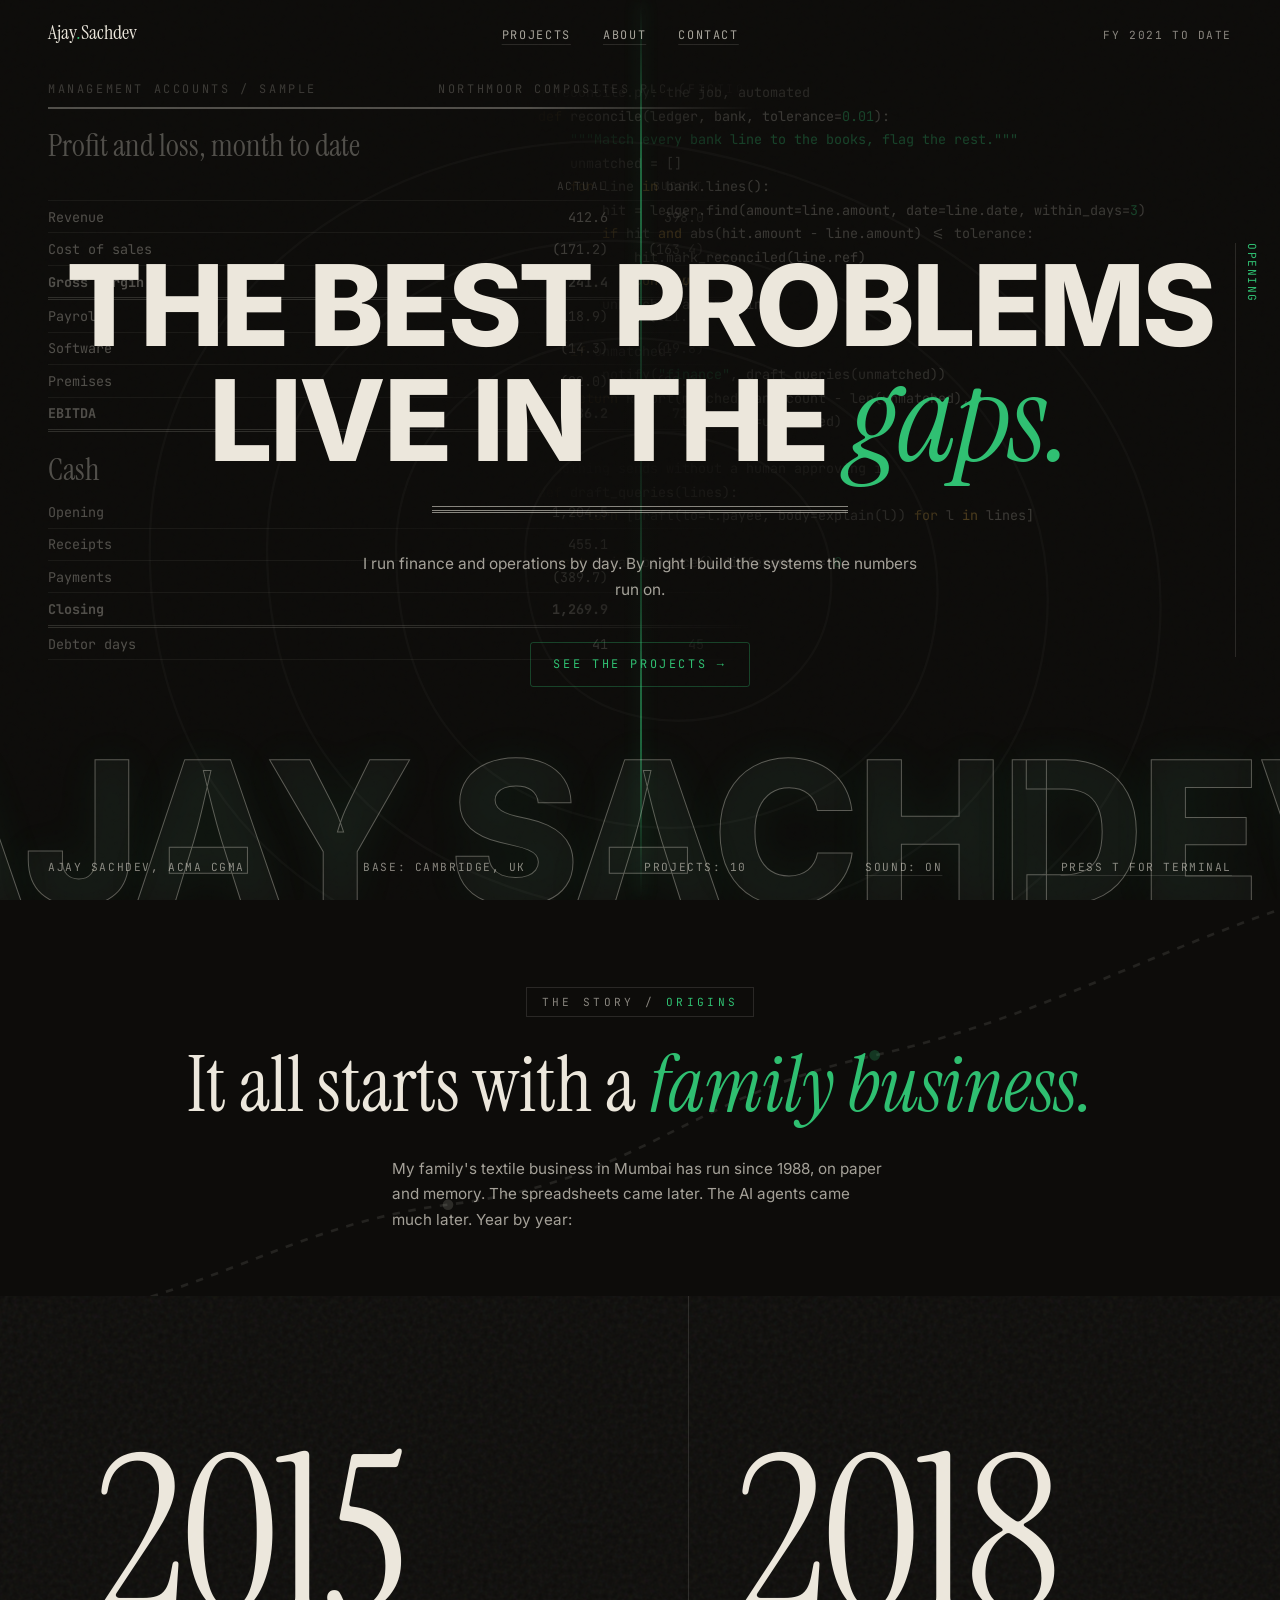
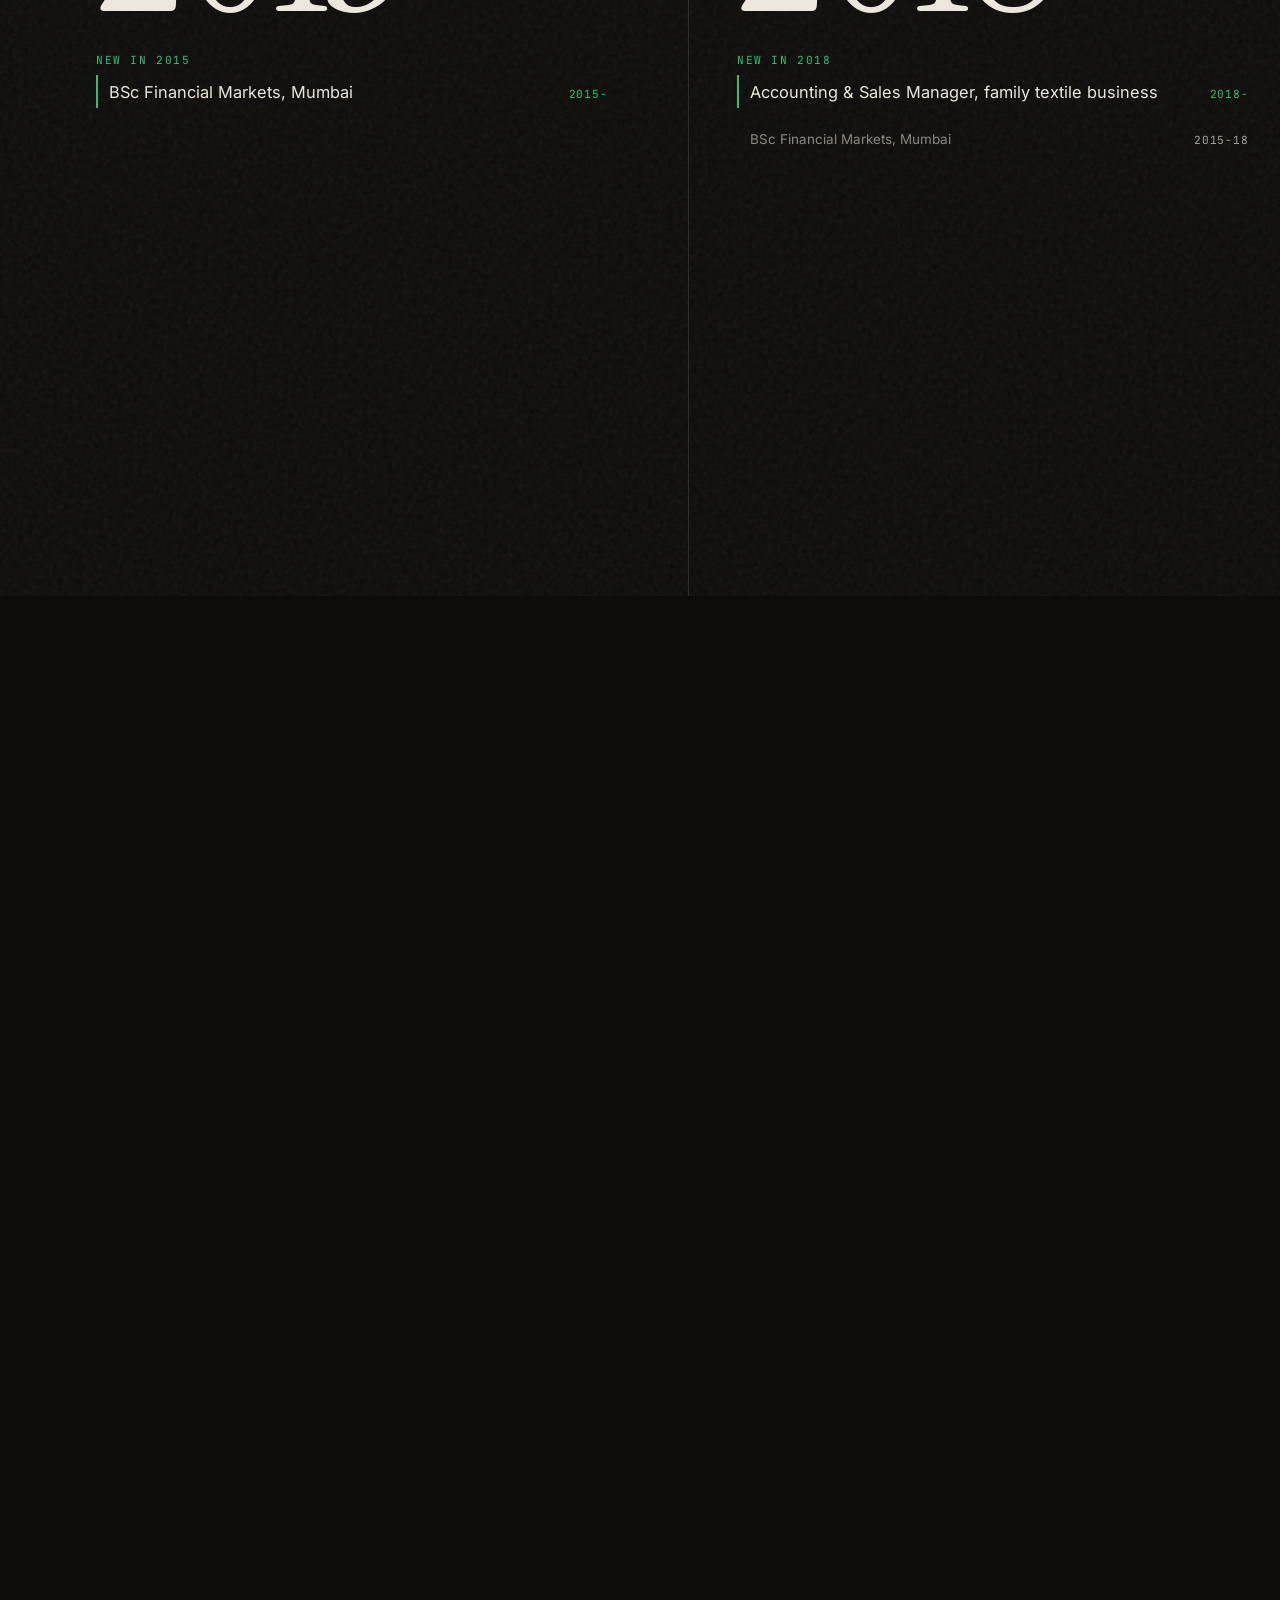
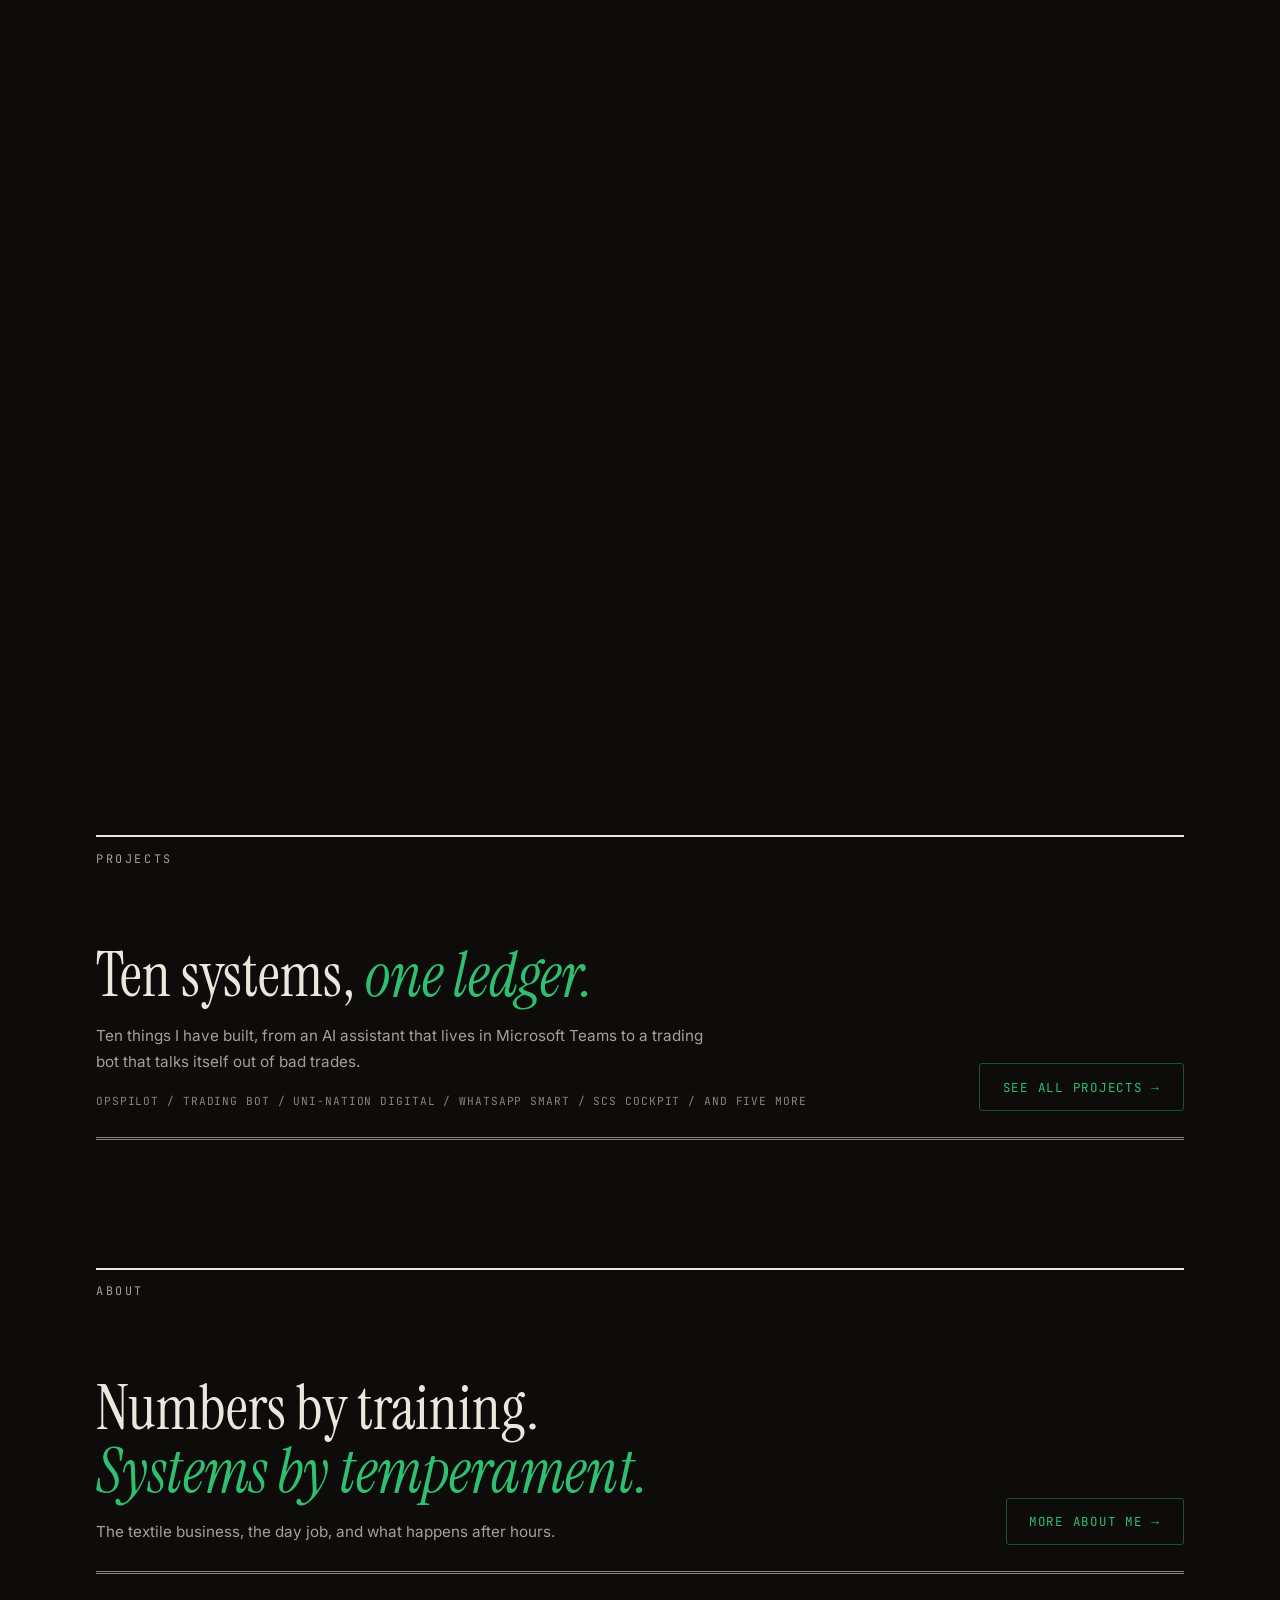
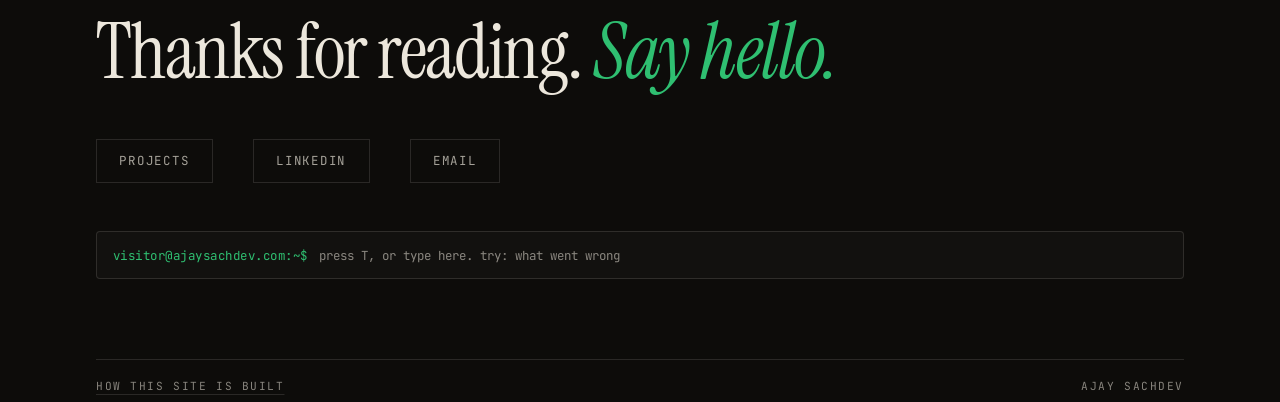
<file: index.html>
<!DOCTYPE html>
<html lang="en-GB">
<head>
<meta charset="UTF-8">
<meta name="viewport" content="width=device-width, initial-scale=1.0">
<title>Ajay Sachdev | Finance & Operations Manager who ships software</title>
<meta name="description" content="Finance and operations manager, ACMA CGMA, who builds software. An AI assistant in Teams, a trading bot with a veto, a family business rebuilt in code.">
<meta property="og:title" content="Ajay Sachdev | Finance &amp; Operations Manager">
<meta property="og:description" content="Finance & Operations Manager, ACMA CGMA, who builds production software. Ten projects, five case studies.">
<meta property="og:type" content="website">
<meta name="author" content="Ajay Sachdev">
<meta name="publish_date" property="og:publish_date" content="2026-07-22T00:00:00+0000">
<meta property="article:published_time" content="2026-07-22T00:00:00+00:00">
<meta property="article:author" content="Ajay Sachdev">
<link rel="canonical" href="https://ajaysachdev.com/">
<meta property="og:url" content="https://ajaysachdev.com/">
<meta property="og:image" content="https://ajaysachdev.com/images/og-card-2.jpg">
<meta property="og:image:width" content="1200">
<meta property="og:image:height" content="630">
<meta property="og:image:type" content="image/jpeg">
<meta property="og:image:alt" content="Ajay Sachdev. The accountant who ships code.">
<meta property="og:site_name" content="Ajay Sachdev">
<meta name="twitter:card" content="summary_large_image">
<meta name="twitter:title" content="Ajay Sachdev | Finance &amp; Operations Manager">
<meta name="twitter:description" content="Finance & Operations Manager, ACMA CGMA, who builds production software. Ten projects, five case studies.">
<meta name="twitter:image" content="https://ajaysachdev.com/images/og-card-2.jpg">
<meta name="twitter:image:alt" content="Ajay Sachdev. The accountant who ships code.">
<meta name="theme-color" content="#0d0c0a">
<link rel="icon" href="data:image/svg+xml,%3Csvg xmlns='http://www.w3.org/2000/svg' viewBox='0 0 32 32'%3E%3Crect width='32' height='32' fill='%230d0c0a'/%3E%3Ccircle cx='16' cy='16' r='6' fill='%232fbf71'/%3E%3C/svg%3E">
<link rel="apple-touch-icon" href="images/apple-touch-icon.png">
<script type="application/ld+json">
{"@context":"https://schema.org","@graph":[{"@type":"WebSite","@id":"https://ajaysachdev.com/#site","name":"Ajay Sachdev","url":"https://ajaysachdev.com/","inLanguage":"en-GB","publisher":{"@id":"https://ajaysachdev.com/#person"}},{"@type":"Person","@id":"https://ajaysachdev.com/#person","name":"Ajay Sachdev","url":"https://ajaysachdev.com/","jobTitle":"Finance & Operations Manager","email":"mailto:ajay@ajaysachdev.com","sameAs":["https://www.linkedin.com/in/ajayy-sachdev/"],"knowsAbout":["Management accounting","Financial operations","AI agents","Retrieval-augmented generation","Process automation","Python","TypeScript","React"],"alumniOf":[{"@type":"CollegeOrUniversity","name":"Loughborough University","sameAs":"https://www.lboro.ac.uk/"},{"@type":"CollegeOrUniversity","name":"Jai Hind College, University of Mumbai"}],"description":"Finance & Operations Manager and CIMA qualified accountant (ACMA, CGMA) in Cambridge, UK, who builds production software: AI assistants, trading agents and inventory tools.","image":"https://ajaysachdev.com/images/og-card-2.jpg","homeLocation":{"@type":"Place","name":"Cambridge, United Kingdom"},"hasCredential":{"@type":"EducationalOccupationalCredential","name":"ACMA, CGMA","credentialCategory":"Professional qualification","recognizedBy":{"@type":"Organization","name":"Chartered Institute of Management Accountants (CIMA)","sameAs":"https://www.cimaglobal.com/"}},"knowsLanguage":["en","hi","sd","mr"]}]}
</script>

<link rel="preload" href="vendor/fonts/inter-400-500-800-latin.woff2" as="font" type="font/woff2" crossorigin>
<link rel="preload" href="vendor/fonts/instrumentserif-400-italic-latin.woff2" as="font" type="font/woff2" crossorigin>
<link rel="preload" href="vendor/fonts/instrumentserif-400-latin.woff2" as="font" type="font/woff2" crossorigin>
<link rel="preload" href="vendor/fonts/jetbrainsmono-400-500-700-latin.woff2" as="font" type="font/woff2" crossorigin>
<link rel="stylesheet" href="css/design-tokens.css">
<style>
@font-face { font-family: 'Instrument Serif'; font-style: normal; font-weight: 400; font-display: swap; src: url('vendor/fonts/instrumentserif-400-latin.woff2') format('woff2'); }
@font-face { font-family: 'Instrument Serif'; font-style: italic; font-weight: 400; font-display: swap; src: url('vendor/fonts/instrumentserif-400-italic-latin.woff2') format('woff2'); }
@font-face { font-family: 'Inter'; font-style: normal; font-weight: 100 900; font-display: swap; src: url('vendor/fonts/inter-400-500-800-latin.woff2') format('woff2'); }
@font-face { font-family: 'JetBrains Mono'; font-style: normal; font-weight: 100 800; font-display: swap; src: url('vendor/fonts/jetbrainsmono-400-500-700-latin.woff2') format('woff2'); }
/* Metric-matched fallbacks (size-adjust): no layout shift when the webfonts swap in. Measured with fontTools against the Windows system faces, 08/10/2026 */
@font-face { font-family: 'Instrument Serif Fallback'; src: local('Georgia'); size-adjust: 76.92%; ascent-override: 128.71%; descent-override: 40.3%; line-gap-override: 0%; }
@font-face { font-family: 'Inter Fallback'; src: local('Arial'), local('Helvetica'); size-adjust: 107.48%; ascent-override: 90.14%; descent-override: 22.44%; line-gap-override: 0%; }
@font-face { font-family: 'JetBrains Mono Fallback'; src: local('Consolas'); size-adjust: 109.13%; ascent-override: 93.47%; descent-override: 27.49%; line-gap-override: 0%; }
</style>

<!-- Motion libraries, self-hosted and deferred: no render-blocking third-party requests (was CDN + SRI + document.write fallback; mobile LCP) -->
<script src="vendor/gsap.min.js" defer></script>
<script src="vendor/ScrollTrigger.min.js" defer></script>
<script src="vendor/lenis.min.js" defer></script>
<script src="js/nav.js" defer></script>
<script src="js/terminal-answers.js" defer></script>
<style>
/* ================= Tokens: The Ledger, filmed ================= */
* { margin: 0; padding: 0; box-sizing: border-box; }
html { background: var(--ink); scrollbar-color: var(--paper-faint) var(--ink); overflow-x: clip; }
body {
  background: var(--ink); color: var(--paper); font-family: var(--sans);
  -webkit-font-smoothing: antialiased; -moz-osx-font-smoothing: grayscale;
  overflow-x: clip; /* clip, never hidden: hidden makes body a clip context and kills position:sticky */
}
@media (prefers-reduced-motion: reduce) { body { transition: background var(--dur-medium) ease; } }
body.scene-map { background: #11100c; }
/* the notes band is cream: the rail reads ink while it passes */
::selection { background: var(--credit); color: var(--ink); }
/* View transitions: shared in css/design-tokens.css (12B, title carries over) */
a:focus-visible, button:focus-visible, input:focus-visible, [tabindex]:focus-visible {
  outline: 2px solid var(--credit); outline-offset: 3px;
}
.visually-hidden {
  position: absolute; width: 1px; height: 1px; padding: 0; margin: -1px;
  overflow: hidden; clip-path: inset(50%); white-space: nowrap; border: 0;
}
.skip-link {
  position: fixed; top: 0.9rem; left: 0.9rem; z-index: 200;
  font-family: var(--mono); font-size: var(--ms-3); letter-spacing: var(--tr-2); text-transform: uppercase;
  color: var(--paper); background: var(--ink); border: 1px solid var(--credit);
  padding: 0.7rem 1.1rem; text-decoration: none;
  /* parked above the viewport AND invisible: iOS 26 Safari paints content behind its see-through status bar, so a parked link showed its green border there (14/10/2026) */
  transform: translateY(calc(-100% - 1.5rem)); opacity: 0; pointer-events: none;
  transition: transform var(--dur-micro) ease, opacity var(--dur-micro) ease;
}
.skip-link:focus { transform: translateY(0); opacity: 1; pointer-events: auto; }
button.term-hint {
  background: none; border: none; font: inherit; color: inherit;
  letter-spacing: inherit; text-transform: inherit;
  padding: 0.55rem 0.4rem; margin: -0.55rem -0.4rem;
}
body::after {
  content: ''; position: fixed; inset: 0; z-index: 60; pointer-events: none; mix-blend-mode: overlay;
  background-image: url("data:image/svg+xml,%3Csvg viewBox='0 0 256 256' xmlns='http://www.w3.org/2000/svg'%3E%3Cfilter id='n'%3E%3CfeTurbulence type='fractalNoise' baseFrequency='0.65' numOctaves='3' stitchTiles='stitch'/%3E%3C/filter%3E%3Crect width='100%25' height='100%25' filter='url(%23n)' opacity='0.04'/%3E%3C/svg%3E");
}
a { color: inherit; }
.wrap { max-width: 74rem; margin: 0 auto; padding: 0 clamp(1.25rem, 4vw, 3rem); }

/* Nav: shared component in css/design-tokens.css (nav C) */

/* ================= Progress rail ================= */
/* 4C (motion pass): a hairline that fills as you read, plus the current chapter's name. An indicator, not counted */
.rail {
  position: fixed; right: 1.3rem; top: 50%; transform: translateY(-50%); z-index: 45; pointer-events: none;
  display: flex; align-items: flex-start; gap: 0.6rem; height: 46vh;
  font-family: var(--mono); font-size: var(--ms-2); letter-spacing: var(--tr-2); text-transform: uppercase;
}
.rail-track { position: relative; width: var(--rule-hair); height: 100%; background: var(--rule); }
.rail-fill { position: absolute; inset: 0; background: var(--credit); transform-origin: top; transform: scaleY(0); }
.rail-cur { writing-mode: vertical-rl; color: var(--credit); white-space: nowrap; }
@media (max-width: 860px) { .rail { display: none; } }

/* ================= Scroll progress (orientation where the rail is hidden) ================= */
/* iOS 26 Safari tints its see-through status bar by sampling fixed elements within ~4px of the
   top edge, and only re-samples now and then, so a green fixed bar left a stale copy up there.
   The wrapper is transparent; the fill is an absolute child, which the sampler skips (14/10/2026). */
.scroll-prog { position: fixed; top: 0; left: 0; height: 2px; width: 100%; z-index: 50; pointer-events: none; }
.scroll-prog i {
  position: absolute; inset: 0;
  background: var(--credit); transform: scaleX(0); transform-origin: 0 50%; opacity: 0.85;
}
@media (min-width: 861px) { .scroll-prog { display: none; } }

/* ================= v4 split hero: the accounts and the code =================
   Two real-looking artefacts behind the statement. On desktop the seam follows
   the cursor; on touch it drifts slowly; reduced motion holds it at the middle. */
.split { position: absolute; inset: 0; pointer-events: none; --mx: 0.5; }
/* a soft pool of ink behind the statement keeps it legible over both artefacts */
.split::after { content: ''; position: absolute; inset: 0; background: radial-gradient(ellipse 34% 30% at 50% 50%, rgba(13, 12, 10, 0.82), rgba(13, 12, 10, 0.4) 60%, transparent 85%); }
.sp { position: absolute; inset: 0; overflow: hidden; opacity: 0.3; text-align: left; padding: clamp(5rem, 9vh, 7rem) clamp(1.25rem, 4vw, 3rem) 0; }
.sp-acc { -webkit-mask-image: linear-gradient(90deg, #000 calc(var(--mx) * 100% - 9%), transparent calc(var(--mx) * 100% + 9%)); mask-image: linear-gradient(90deg, #000 calc(var(--mx) * 100% - 9%), transparent calc(var(--mx) * 100% + 9%)); }
.sp-code { -webkit-mask-image: linear-gradient(90deg, transparent calc(var(--mx) * 100% - 9%), #000 calc(var(--mx) * 100% + 9%)); mask-image: linear-gradient(90deg, transparent calc(var(--mx) * 100% - 9%), #000 calc(var(--mx) * 100% + 9%)); }
/* 13/10/2026 (Ajay): seam 1.5px at 50% green with a soft glow, veil 34% x 30%, panes 30%, so the swap reads past the headline */
.sp-seam { position: absolute; top: 0; bottom: 0; left: calc(var(--mx) * 100%); width: 1.5px; background: linear-gradient(180deg, transparent, rgba(47, 191, 113, 0.5) 18%, rgba(47, 191, 113, 0.5) 82%, transparent); box-shadow: 0 0 16px rgba(47, 191, 113, 0.3); }
.sp-acc .ma { font-family: var(--serif); color: var(--paper); max-width: 46rem; }
.ma-h { font-family: var(--mono); font-size: var(--ms-3); letter-spacing: var(--tr-3); text-transform: uppercase; color: var(--paper-dim); display: flex; justify-content: space-between; border-bottom: 2px solid var(--paper); padding-bottom: 0.6rem; }
.ma-t { font-size: clamp(1.4rem, 2.4vw, 2rem); margin: 1.1rem 0 0.4rem; }
.ma-r { display: grid; grid-template-columns: 1fr 6rem 6rem 5rem; padding: 0.42rem 0; border-bottom: 1px solid rgba(236, 231, 220, 0.2); font-family: var(--mono); font-size: clamp(0.72rem, 1.05vw, 0.86rem); }
.ma-r span:not(:first-child) { text-align: right; font-variant-numeric: tabular-nums; }
.ma-r.th { color: var(--paper-dim); font-size: var(--ms-2); letter-spacing: var(--tr-2); text-transform: uppercase; }
.ma-r.tot { border-bottom: 3px double rgba(236, 231, 220, 0.5); font-weight: 700; }
.ma-r .neg { color: var(--debit); }
.ma-r .pos { color: var(--credit); }
.sp-code pre { margin-left: auto; max-width: 46rem; font-family: var(--mono); font-size: clamp(0.72rem, 1.05vw, 0.88rem); line-height: 1.75; color: var(--paper-dim); white-space: pre; counter-reset: ln; }
.sp-code pre span.l { display: block; counter-increment: ln; }
.sp-code pre span.l::before { content: counter(ln); display: inline-block; width: 2.6rem; color: rgba(236, 231, 220, 0.3); }
.sp-code .k { color: var(--amber); } .sp-code .s { color: var(--credit); } .sp-code .c { color: rgba(236, 231, 220, 0.42); } .sp-code .f { color: var(--paper); }
@media (max-width: 720px) { .sp { opacity: 0.12; } .sp-seam { display: none; } .split::after { background: radial-gradient(ellipse 80% 45% at 50% 48%, rgba(13, 12, 10, 0.88), rgba(13, 12, 10, 0.5) 70%, transparent 95%); } .ma-r { grid-template-columns: 1fr 4.6rem 4.6rem; } .ma-r span:nth-child(4) { display: none; } }

/* ================= v4 compact mobile position line (brief 3.3) ================= */
.nav-pos { display: none; }
@media (max-width: 720px) {
  .nav-pos {
    display: block; position: absolute; left: 50%; top: 2.75rem; transform: translateX(-50%);
    padding: 0.25rem 0.6rem; white-space: nowrap;
    font-family: var(--mono); font-size: var(--ms-1); letter-spacing: var(--tr-2); text-transform: uppercase; color: var(--paper-dim);
    background: rgba(13, 12, 10, 0.88); border-radius: var(--radius-1);
    opacity: 0; transition: opacity var(--dur-micro) var(--ease-micro);
  }
  .site-nav.is-squeezed .nav-pos { opacity: 1; }
  .site-nav:has(.nav-notch.is-open) .nav-pos { opacity: 0; }
  .site-nav.is-tucked .nav-pos { opacity: 0; }
}

/* ================= v4 schedule notes ================= */
/* Schedule impairments line: puts "publishes his own failures" on the homepage, not only on case pages */

/* ================= v4 footer terminal prompt (brief 3.3) ================= */
.foot-prompt {
  display: flex; align-items: center; gap: 0.7rem; margin-top: 3rem; padding: 0.9rem 1rem;
  border: 1px solid var(--rule); border-radius: 4px; background: rgba(236, 231, 220, 0.025);
  font-family: var(--mono); font-size: var(--ms-4); letter-spacing: 0.04em;
  transition: border-color var(--dur-link) var(--ease-micro);
}
.foot-prompt label { color: var(--credit); white-space: nowrap; }
.foot-prompt input { flex: 1; min-width: 0; background: transparent; border: 0; color: var(--paper); font: inherit; caret-color: var(--credit); }
.foot-prompt input::placeholder { color: var(--paper-faint); }
.foot-prompt input:focus { outline: none; }
/* iOS Safari zooms the page into any focused input under 16px: touch devices get 16px inputs (no maximum-scale hack, so pinch zoom still works) */
@media (pointer: coarse) { html .foot-prompt input, html .term-input input { font-size: 16px; } }
.foot-prompt:focus-within { border-color: var(--credit); box-shadow: 0 0 0 1px var(--credit); }
@media (max-width: 480px) { .foot-prompt label { display: none; } }

/* ================= Cold open ================= */
/* scoped to the header: .terminal.open shares the class name and was inheriting the centring */
header.open { min-height: 100svh; position: relative; display: grid; place-items: center; text-align: center; overflow: hidden; padding: 2rem; }
.open canvas { position: absolute; inset: 0; width: 100%; height: 100%; opacity: 0.7; }
.topo {
  position: absolute; inset: -10%; opacity: 0.5; pointer-events: none;
  background-image: url("data:image/svg+xml,%3Csvg xmlns='http://www.w3.org/2000/svg' viewBox='0 0 600 600'%3E%3Cg fill='none' stroke='%23ece7dc' stroke-opacity='0.06' stroke-width='1'%3E%3Cpath d='M80 300 C 80 180 200 110 310 130 C 430 152 520 240 510 340 C 500 450 380 510 270 490 C 150 468 80 410 80 300 Z'/%3E%3Cpath d='M130 300 C 130 210 220 155 310 172 C 405 190 470 255 462 335 C 453 425 360 470 275 455 C 180 438 130 385 130 300 Z'/%3E%3Cpath d='M185 300 C 185 240 245 200 310 213 C 378 226 422 272 415 330 C 408 395 340 428 278 417 C 212 405 185 360 185 300 Z'/%3E%3Cpath d='M240 302 C 240 268 272 245 310 252 C 350 260 374 287 370 322 C 366 360 327 379 290 372 C 252 365 240 336 240 302 Z'/%3E%3C/g%3E%3C/svg%3E");
  background-size: 110vmax 110vmax; background-position: 70% 20%; background-repeat: no-repeat;
}
.open-inner { position: relative; z-index: 2; max-width: 100%; }
/* The statement is a posted journal entry: ref, debit, credit, then the narrative lifts */
.jrnl {
  display: flex; gap: 0.9rem 2rem; justify-content: center; flex-wrap: wrap; align-items: baseline;
  font-family: var(--mono); font-size: var(--ms-3); letter-spacing: var(--tr-3); text-transform: uppercase;
  color: var(--paper-dim);
}
.jrnl span { opacity: 0; transform: translateY(10px); animation: fadeUp 0.5s var(--ease-out) forwards; }
.jrnl .j-ref { animation-delay: 0.08s; color: var(--paper-faint); }
.jrnl .j-dr { animation-delay: 0.24s; }
.jrnl .j-cr { animation-delay: 0.4s; }
.jrnl .j-nar { animation-delay: 0.56s; color: var(--paper-faint); }
.jrnl b { font-weight: 700; }
.jrnl .j-dr b { color: var(--credit); }
.jrnl .j-cr b { color: var(--debit); }
.total-rule {
  width: min(26rem, 62%); margin: 1.7rem auto 0; height: 7px;
  border-top: 1px solid rgba(236, 231, 220, 0.55); border-bottom: 3px double rgba(236, 231, 220, 0.55);
  transform: scaleX(0); animation: ruledraw 0.8s 0.34s var(--ease-hero) forwards;
}
@keyframes ruledraw { to { transform: scaleX(1); } }
.open h1 {
  margin-top: 2.4rem; font-family: var(--sans); font-weight: 800; text-transform: uppercase;
  font-size: clamp(2.7rem, 8.8vw, 7.6rem); line-height: 0.96; letter-spacing: -0.025em; text-wrap: balance;
}
.open h1 em {
  font-family: var(--serif); font-style: italic; font-weight: 400; text-transform: lowercase;
  color: var(--credit); font-size: 1.1em; letter-spacing: -0.01em;
}
/* 1B (motion pass): the statement arrives with the shared reveal, lines 120ms apart (Paco, measured) */
.open h1 .row { display: block; }
.open h1 .row span { display: block; opacity: 0; transform: translateY(var(--reveal-dist)); animation: fadeUp var(--dur-reveal) var(--ease-reveal) forwards; }
.open h1 .row:nth-child(1) span { animation-delay: 0.1s; }
.open h1 .row:nth-child(2) span { animation-delay: calc(0.1s + var(--stagger-reveal)); }
.open-name {
  /* centred (Ajay 13/10/2026): flex centring keeps it centred even when it is wider than the hero and crops both edges */
  position: absolute; left: 0; right: 0; bottom: -0.16em; z-index: 1; display: flex; justify-content: center;
  font-family: var(--sans); font-weight: 800; white-space: nowrap;
  font-size: clamp(5rem, 15.5vw, 14rem); line-height: 1; letter-spacing: -0.02em; text-transform: uppercase;
  -webkit-text-fill-color: rgba(236, 231, 220, 0.035); -webkit-text-stroke: 1px rgba(236, 231, 220, 0.34);
  text-shadow: 0 0 44px rgba(47, 191, 113, 0.07);
  user-select: none; pointer-events: none;
}
.open-sub {
  margin-top: 2.4rem; font-size: clamp(0.92rem, 1.2vw, 1.02rem); color: var(--paper-dim); line-height: 1.7;
  max-width: 36rem; margin-left: auto; margin-right: auto;
  opacity: 0; transform: translateY(var(--reveal-dist)); animation: fadeUp var(--dur-reveal) calc(0.1s + 3 * var(--stagger-reveal)) var(--ease-reveal) forwards;
}
/* The hero's one action: the projects live on their own page */
.open-proj {
  position: relative; display: inline-block; margin-top: 2.4rem;
  font-family: var(--mono); font-size: var(--ms-3); letter-spacing: var(--tr-3); text-transform: uppercase;
  color: var(--credit); text-decoration: none; border: 1px solid rgba(47, 191, 113, 0.3); border-radius: 3px; padding: 0.85rem 1.4rem;
  opacity: 0; transform: translateY(var(--reveal-dist)); animation: fadeUp var(--dur-reveal) calc(0.1s + 4 * var(--stagger-reveal)) var(--ease-reveal) forwards;
}
/* 2F (motion pass): four edges trace the outline, top and bottom first, the sides just after */
.open-proj .tr { position: absolute; background: var(--credit); transition: transform var(--dur-trace) var(--ease-out); }
.open-proj .tr.t, .open-proj .tr.b { left: -1px; right: -1px; height: 1px; transform: scaleX(0); }
.open-proj .tr.l, .open-proj .tr.r { top: -1px; bottom: -1px; width: 1px; transform: scaleY(0); transition-delay: var(--delay-trace); }
.open-proj .tr.t { top: -1px; transform-origin: left; }
.open-proj .tr.b { bottom: -1px; transform-origin: right; }
.open-proj .tr.r { right: -1px; transform-origin: top; }
.open-proj .tr.l { left: -1px; transform-origin: bottom; }
.open-proj:focus-visible .tr { transform: none; }
@media (hover: hover) { .open-proj:hover .tr { transform: none; } }
.open-readout {
  position: absolute; bottom: 1.6rem; left: clamp(1.25rem, 4vw, 3rem); right: clamp(1.25rem, 4vw, 3rem); z-index: 2;
  display: flex; justify-content: space-between; flex-wrap: wrap; gap: 0.7rem 2rem;
  font-family: var(--mono); font-size: var(--ms-2); letter-spacing: var(--tr-2); color: var(--paper-faint); text-transform: uppercase;
}
.open-readout .term-hint { cursor: pointer; text-decoration: underline; text-decoration-color: var(--rule); text-underline-offset: 4px; transition: color var(--dur-link) var(--ease-micro), text-decoration-color var(--dur-link) var(--ease-micro); }
.open-readout .term-hint:focus-visible { color: var(--paper); text-decoration-color: var(--credit); }
@media (hover: hover) { .open-readout .term-hint:hover { color: var(--paper); text-decoration-color: var(--credit); } }
/* Phone: the readout is the identity payload (name, CGMA, base), so it stacks legibly; PRESS T moves to the footer prompt, the ghost name goes (noise behind a crowded hero) */
@media (max-width: 480px) {
  .open-readout { position: relative; left: auto; right: auto; bottom: auto; margin-top: 2.2rem; flex-direction: column; gap: 0.35rem; font-size: 0.7rem; letter-spacing: var(--tr-1); }
  .open-readout [data-term] { display: none; }
  .open-name { display: none; }
}
@keyframes fadeUp { to { opacity: 1; transform: translateY(0); } }

/* ================= Chapter title cards ================= */
.chapter { min-height: var(--ch-h, 44vh); display: grid; place-items: center; text-align: center; padding: var(--ch-pt, 3rem) 2rem var(--ch-pb, 1.5rem); position: relative; overflow: hidden; }
.chapter > div { position: relative; z-index: 1; }
.ch-motif { position: absolute; inset: 0; width: 100%; height: 100%; pointer-events: none; user-select: none; opacity: var(--motif-o, 1); }
.chapter .num {
  font-family: var(--mono); font-size: var(--ms-2); letter-spacing: var(--tr-4); color: var(--paper-faint); text-transform: uppercase;
  display: inline-block; border: 1px solid var(--rule); padding: 0.45rem 0.9rem;
}
.chapter .num b { color: var(--credit); font-weight: 400; }
.chapter h2 { font-family: var(--serif); font-size: clamp(2.2rem, 6vw, 5rem); font-weight: 400; margin-top: 1.1rem; text-wrap: balance; }
.chapter h2 em { color: var(--credit); }
.chapter p { margin: 1.3rem auto 0; color: var(--paper-dim); max-width: 31rem; line-height: 1.7; font-size: 0.95rem; text-align: left; text-wrap: pretty; }
.open-sub, .op-lab, .door-sub { text-wrap: pretty; }

/* ================= Chapter 1: big years (13/10/2026, Ajay's pick E; Canals Amsterdam) =================
   The static list is the real content (screen readers, reduced motion, no JS, print): it reads as the 2026 year.
   With motion on, JS builds one aria-hidden panel per year, each holding everything done up to then, and the
   pinned track slides sideways as you scroll down. */
.years { position: relative; }
.yr-pin { position: relative; overflow: hidden; }
.yr-pin::after {
  content: ''; position: absolute; inset: 0; pointer-events: none; mix-blend-mode: overlay; opacity: 0.7;
  background-image: url("data:image/svg+xml,%3Csvg viewBox='0 0 200 200' xmlns='http://www.w3.org/2000/svg'%3E%3Cfilter id='p'%3E%3CfeTurbulence type='fractalNoise' baseFrequency='0.9' numOctaves='2' stitchTiles='stitch'/%3E%3C/filter%3E%3Crect width='100%25' height='100%25' filter='url(%23p)' opacity='0.09'/%3E%3C/svg%3E");
}
.yr-static, .yr-panel { padding: clamp(5rem, 12vh, 7rem) clamp(1.25rem, 4vw, 3rem) clamp(2rem, 6vh, 3.5rem); }
h3.yr-num { margin: 0; font-weight: 400; }
.yr-num { font-family: var(--serif); font-size: clamp(6rem, 17vw, 15rem); line-height: 0.82; letter-spacing: -0.02em; color: var(--paper); }
.yr-last .yr-num, .yr-static .yr-num { color: var(--credit); font-style: italic; }
.yr-list { list-style: none; margin: clamp(1.2rem, 3vh, 2rem) 0 0; padding: 0; max-width: 32rem; display: grid; gap: 0.15rem; }
.yr-list li { display: flex; justify-content: space-between; align-items: baseline; gap: 1rem; padding: 0.32rem 0 0.32rem 0.7rem; border-left: 2px solid transparent; font-size: 0.92rem; line-height: 1.35; color: var(--paper-dim); }
.yr-list li.new { color: var(--paper); border-left-color: var(--credit); font-size: 1.02rem; }
/* live panels: the "new" group leads, older lines sit back */
.yr-lab { margin-top: clamp(1.2rem, 3vh, 2rem); font-family: var(--mono); font-size: var(--ms-2); letter-spacing: var(--tr-2); text-transform: uppercase; color: var(--credit); }
.yr-lab + .yr-list { margin-top: 0.5rem; }
.yr-list li.old { font-size: 0.84rem; color: var(--paper-faint); }
.yr-list li.new + li.old { margin-top: 0.9rem; }
.yr-list .yr-when { font-family: var(--mono); font-size: var(--ms-2); letter-spacing: var(--tr-1); font-variant-numeric: tabular-nums; white-space: nowrap; color: var(--paper-dim); }
.yr-list li.new .yr-when { color: var(--credit); }
/* live (motion on): the static list stays for screen readers only */
.years.is-live .yr-static { position: absolute; width: 1px; height: 1px; overflow: hidden; clip: rect(0 0 0 0); clip-path: inset(50%); white-space: nowrap; padding: 0; }
.years.is-live .yr-pin { height: 100vh; height: 100svh; }
/* track starts on the page column (.wrap is 74rem) and every panel is top-aligned, so the numeral sits at one height while the list grows */
.yr-static { max-width: 74rem; margin: 0 auto; }
.yr-track { display: flex; height: 100%; will-change: transform; padding-inline: max(0px, calc((100vw - 74rem) / 2)); }
/* width: half the empty space right of the list removed (Ajay 16/10/2026), which also shortens the slide */
.yr-panel { flex: 0 0 clamp(36rem, 50vw, 45.5rem); display: flex; flex-direction: column; justify-content: flex-start; padding-top: clamp(6rem, 17vh, 9.5rem); border-left: 1px solid var(--rule); }
.yr-panel:first-child { border-left: 0; }
@media (max-width: 700px) {
  /* phones (16/10/2026): one whole year per screen, snapped, so no half-panels mid-slide */
  .yr-panel { flex-basis: 100vw; border-left: 0; }
  .yr-list li { font-size: 0.86rem; }
}
/* short viewports (iPhone SE 568, iPhone 15 659): the pin is 100svh, so shrink the panel until the 12-row 2026 list fits under the fixed notch (top >= 5rem) */
@media (max-height: 760px) {
  .yr-panel { padding-top: 5rem; padding-bottom: 1rem; }
  .yr-num { font-size: min(clamp(6rem, 17vw, 15rem), 14vh); }
  .yr-list { margin-top: 0.8rem; gap: 0.1rem; }
  .yr-list li { padding-top: 0.2rem; padding-bottom: 0.2rem; line-height: 1.3; }
}
@media (max-height: 620px) {
  .yr-num { font-size: min(clamp(6rem, 17vw, 15rem), 12vh); }
  .yr-list li { font-size: 0.8rem; padding-top: 0.14rem; padding-bottom: 0.14rem; }
}

/* ================= Ledger sections (the books) ================= */
.section-head {
  font-family: var(--mono); font-size: var(--ms-3); letter-spacing: var(--tr-3); text-transform: uppercase;
  color: var(--paper-dim); padding: 0.85rem 0; border-top: 2px solid var(--paper);
  display: flex; justify-content: space-between; gap: 1rem; margin-top: clamp(5rem, 10vw, 8rem);
}
.section-head .right { color: var(--paper-faint); }

/* ================= The door to /projects/: one totals line, not a gallery ================= */
.door {
  display: grid; grid-template-columns: minmax(0, 1fr) auto; gap: 1.4rem 2.5rem; align-items: end;
  margin-top: 2.2rem; padding: 1.8rem 0 1.6rem;
  border-bottom: 3px double var(--paper-faint);
}
.door-h { font-family: var(--serif); font-weight: 400; font-size: clamp(2.2rem, 5vw, 3.8rem); line-height: 1.04; text-wrap: balance; }
.door-h em { color: var(--credit); }
.door-sub { margin-top: 1rem; max-width: 38rem; font-size: 0.95rem; line-height: 1.7; color: var(--paper-dim); }
.door-names { margin-top: 1rem; font-family: var(--mono); font-size: var(--ms-2); letter-spacing: var(--tr-1); line-height: 1.8; text-transform: uppercase; color: var(--paper-faint); }
.door-go {
  font-family: var(--mono); font-size: var(--ms-4); letter-spacing: var(--tr-2); text-transform: uppercase; white-space: nowrap;
  color: var(--credit); text-decoration: none; border: 1px solid rgba(47, 191, 113, 0.4); border-radius: 3px; padding: 0.9rem 1.4rem;
  transition: color var(--dur-link) var(--ease-micro), border-color var(--dur-link) var(--ease-micro);
}
.door-go:focus-visible { color: var(--paper); border-color: var(--credit); }
@media (hover: hover) { .door-go:hover { color: var(--paper); border-color: var(--credit); } }
@media (max-width: 720px) { .door { grid-template-columns: 1fr; } .door-go { justify-self: start; } }



/* ================= Mid-page reach line ================= */
.reach-line {
  margin-top: 1.6rem; font-family: var(--serif); font-size: clamp(1.3rem, 2.4vw, 1.9rem);
  line-height: 1.45; color: var(--paper-dim); max-width: 36rem;
}
.reach-line a { color: var(--credit); text-decoration: none; border-bottom: 1px solid rgba(47, 191, 113, 0.4); transition: border-color var(--dur-micro) ease; }
@media (hover: hover) { .reach-line a:hover { border-color: var(--credit); } }

/* ================= Operating results (the day job) ================= */
.op-lede { margin-top: 1.4rem; max-width: 40rem; color: var(--paper-dim); line-height: 1.7; font-size: 0.95rem; }
.op-grid { display: grid; grid-template-columns: repeat(3, 1fr); gap: clamp(1.6rem, 4vw, 3rem) clamp(1.5rem, 4vw, 2.5rem); margin-top: 2.5rem; }
.op-fig { border-top: 1px solid var(--rule); padding-top: 1rem; }
.op-num { display: block; font-family: var(--serif); font-size: clamp(2.4rem, 5vw, 3.6rem); line-height: 1; color: var(--paper); }
.op-num i { font-style: normal; font-family: var(--mono); font-size: 0.3em; letter-spacing: var(--tr-1); color: var(--credit); margin: 0 0.12em; }
.op-lab { display: block; margin-top: 0.7rem; font-family: var(--mono); font-size: var(--ms-2); letter-spacing: var(--tr-1); line-height: 1.5; color: var(--paper-dim); text-transform: uppercase; }
@media (max-width: 720px) { .op-grid { grid-template-columns: 1fr 1fr; } }
@media (max-width: 440px) { .op-grid { grid-template-columns: 1fr; } }

/* ================= Footer ================= */
footer { padding: clamp(6rem, 12vw, 10rem) 0 2rem; }
/* same scale as the chapter headings (was up to 8rem, Ajay 16/10/2026: too big next to the other headings) */
.foot-cta { font-family: var(--serif); font-size: clamp(2.2rem, 6vw, 5rem); line-height: 1; letter-spacing: -0.02em; margin-top: 2.5rem; }
.foot-cta em { color: var(--credit); }
.foot-links { display: flex; flex-wrap: wrap; gap: 1rem 2.5rem; margin-top: 3rem; }
.foot-links a {
  font-family: var(--mono); font-size: var(--ms-4); letter-spacing: var(--tr-2); text-transform: uppercase;
  color: var(--paper-dim); text-decoration: none; border: 1px solid var(--rule); padding: 0.8rem 1.4rem;
  transition: color var(--dur-link) var(--ease-micro), border-color var(--dur-link) var(--ease-micro);
}
.foot-links a:focus-visible { color: var(--paper); border-color: var(--credit); }
@media (hover: hover) { .foot-links a:hover { color: var(--paper); border-color: var(--credit); } }
@media (max-width: 480px) { .foot-links a { flex: 1 1 40%; text-align: center; } }
.foot-sign {
  margin-top: 5rem; padding-top: 1.2rem; border-top: 1px solid var(--rule);
  display: flex; justify-content: space-between; flex-wrap: wrap; gap: 0.6rem 2rem;
  font-family: var(--mono); font-size: var(--ms-2); letter-spacing: var(--tr-2); color: var(--paper-faint); text-transform: uppercase;
}
.foot-sign .term-hint { cursor: pointer; text-decoration: underline; text-decoration-color: var(--rule); text-underline-offset: 4px; transition: color var(--dur-link) var(--ease-micro), text-decoration-color var(--dur-link) var(--ease-micro); }
.foot-sign .term-hint:focus-visible { color: var(--paper); text-decoration-color: var(--credit); }
@media (hover: hover) { .foot-sign .term-hint:hover { color: var(--paper); text-decoration-color: var(--credit); } }
@media (pointer: coarse) { .foot-sign button.term-hint { padding: 0.95rem 0.4rem; margin: -0.95rem -0.4rem; } }

/* ================= Terminal ================= */
.terminal {
  position: fixed; inset: clamp(0.8rem, 2vw, 1.5rem); z-index: 100;
  background: rgba(13, 12, 10, 0.99); border: 1px solid var(--paper-faint);
  display: none; flex-direction: column; box-shadow: 0 2rem 6rem rgba(0, 0, 0, 0.6);
}
.terminal.open { display: flex; }
.term-bar {
  display: flex; justify-content: space-between; align-items: center;
  padding: 0.7rem 1.1rem; border-bottom: 1px solid var(--rule);
  font-family: var(--mono); font-size: var(--ms-2); letter-spacing: var(--tr-2); color: var(--paper-faint); text-transform: uppercase;
}
.term-bar button {
  background: none; border: 1px solid var(--rule); color: var(--paper-dim);
  font-family: var(--mono); font-size: var(--ms-2); letter-spacing: var(--tr-1); padding: 0.3rem 0.7rem; cursor: pointer;
  transition: color var(--dur-link) var(--ease-micro), border-color var(--dur-link) var(--ease-micro);
}
.term-bar button:focus-visible { color: var(--paper); border-color: var(--credit); }
@media (hover: hover) { .term-bar button:hover { color: var(--paper); border-color: var(--credit); } }
.term-body { flex: 1; overflow-y: auto; padding: 1.2rem 1.3rem; font-family: var(--mono); font-size: 0.8rem; line-height: 1.85; color: var(--paper-dim); white-space: pre-wrap; overflow-wrap: anywhere; display: flex; flex-direction: column; }
.term-body::before { content: ''; flex: 1 0 auto; }
/* phones: answers start at the top, no empty paper above the boot lines */
@media (max-width: 720px) { .term-body::before { display: none; } }
.term-body .in { color: var(--credit); }
/* your line vs its reply (Ajay 23/10/2026): what you typed sits in a faint band, bright; the reply is indented behind a hairline, dim */
.terminal { --band: rgba(236, 231, 220, 0.2); --band-rule: rgba(236, 231, 220, 0.38); }
.term-body .you { margin: 1em -0.6em 0.15em; padding: 0.12em 0.6em; background: var(--band); border-left: 3px solid var(--credit); border-radius: 0 var(--radius-1) var(--radius-1) 0; color: var(--paper); }
.term-body .you .said { font-weight: 600; }
.term-body .reply { padding-left: 1.6ch; margin-left: 0.2ch; border-left: 1px solid var(--band-rule); }
.term-body .reply .hint { color: var(--paper-faint); }
.term-body .out b { color: var(--paper); font-weight: 500; }
.term-body .out .ok { color: var(--credit); }
.term-body .out .warn { color: var(--amber); }
/* phones: "name   description" lines stacked (stackCols in the terminal script) */
.term-body .kv .k, .term-body .kv .v { display: block; }
.term-body .kv .v { padding-left: 1.4em; color: var(--paper-faint); }
.term-body .kv + div:not(.kv) { margin-top: 0.2em; }
.term-input { display: flex; gap: 0.6rem; padding: 0.9rem 1.3rem; border-top: 1px solid var(--rule); font-family: var(--mono); font-size: 0.8rem; transition: border-color var(--dur-micro) ease; }
.term-input:focus-within { border-top-color: var(--credit); box-shadow: inset 0 0 0 2px var(--credit); }
.term-input .ps1 { color: var(--credit); white-space: nowrap; }
.term-input input { flex: 1; background: none; border: none; outline: none; color: var(--paper); font-family: var(--mono); font-size: 0.8rem; caret-color: var(--credit); }

/* terminal owl: stands bottom-right above the input row; the body keeps a gutter so text never runs under it */
.term-body { padding-right: 150px; }
.owl { position: absolute; right: 14px; bottom: calc(58px + var(--chips-h, 0px)); width: 128px; height: 128px; pointer-events: none; transform-origin: 50% 92%; }
.owl svg { width: 100%; height: 100%; overflow: visible; }
.owl.pop { animation: owl-pop 0.42s var(--ease-spring); }
@keyframes owl-pop { 0% { transform: scale(1.06, 0.9); } 45% { transform: scale(0.96, 1.06); } 100% { transform: none; } }
.owl .pupil { transition: transform 0.18s var(--ease-out); }
.owl .head { transform-box: view-box; transform-origin: 60px 70px; transition: transform 0.35s var(--ease-out); }
.owl .lid, .owl .lidhalf { transform-box: fill-box; transform-origin: 50% 0; transform: scaleY(0); }
.owl .lid { transition: transform 0.09s ease-in; }
.owl .lidhalf { transition: transform 0.25s var(--ease-out); }
.owl.blink .lid, .owl[data-s="idle"] .lid { transform: scaleY(1); }
.owl[data-s="idle"] .lid { transition-duration: 0.7s; }
.owl[data-s="rude"] .lidhalf { transform: scaleY(0.55); }
.owl .wingL { transform-box: fill-box; transform-origin: 80% 15%; transition: transform 0.4s var(--ease-spring); }
.owl .wingR { transform-box: fill-box; transform-origin: 20% 15%; transition: transform 0.4s var(--ease-spring); }
.owl[data-s="warm"] .wingR { transform: rotate(-70deg); }
.owl[data-s="point"] .wingL { transform: rotate(48deg); }
.owl[data-s="miss"] .wingL, .owl[data-s="off"] .wingL { transform: rotate(-35deg); }
.owl[data-s="miss"] .wingR, .owl[data-s="off"] .wingR { transform: rotate(35deg); }
.owl .happy, .owl .brow, .owl .ohh, .owl .zz { opacity: 0; transition: opacity 0.15s ease; }
.owl .eyes { transition: opacity 0.15s ease; }
.owl[data-s="sure"] .happy, .owl[data-s="warm"] .happy { opacity: 1; }
.owl[data-s="sure"] .eyes, .owl[data-s="warm"] .eyes { opacity: 0; }
.owl[data-s="maybe"] .brow, .owl[data-s="think"] .brow { opacity: 1; }
.owl[data-s="off"] .ohh { opacity: 1; }
.owl[data-s="idle"] .zz { opacity: 1; animation: owl-zz 2.4s ease-in-out infinite; }
@keyframes owl-zz { 0%, 100% { transform: translateY(0); } 50% { transform: translateY(-5px); } }
.term-body .out b.try-cmd { transition: background-color 0.3s ease, color 0.3s ease; }
.term-body .out b.try-cmd.lit { background: var(--credit); color: var(--ink); }
.owl-measure { position: absolute; visibility: hidden; white-space: pre; font-family: var(--mono); font-size: 0.8rem; }
@media (max-width: 600px) { .term-body { padding-right: 76px; } .owl { width: 64px; height: 64px; right: 8px; bottom: calc(54px + var(--chips-h, 0px)); } }
/* phones (16/10/2026, Ajay): the terminal goes solid paper like the share card (og-card-2), using the
   light-scene tokens, with the card's double rule under the bar. Desktop keeps the dark terminal */
@media (max-width: 720px) {
  .terminal {
    --ink: var(--light-bg); --ink-2: var(--light-panel); --band: rgba(28, 22, 13, 0.13); --band-rule: rgba(28, 22, 13, 0.3); --paper: var(--light-ink); --paper-dim: var(--light-ink-dim); --paper-faint: var(--light-ink-faint);
    --rule: var(--light-rule); --credit: var(--light-credit); --amber: var(--light-amber); --debit: var(--light-debit);
    background: var(--light-bg); border-color: var(--light-rule); box-shadow: 0 1.5rem 4rem rgba(0, 0, 0, 0.55);
  }
  .term-bar { border-bottom: 3px double var(--rule); }
  .term-chips .chip { background: var(--light-panel); }
}
/* touch: the 1-3 key numbers on the chips are a keyboard hint */
@media (pointer: coarse) { .term-chips .chip kbd { display: none; } }
/* touch: no sound toggle in the hero (home plays nothing, and the iOS silent switch mutes the case pages anyway) */
@media (pointer: coarse) { .open-readout #snd { display: none; } }

/* ================= Owl dock (16/10/2026, Ajay's pick C) =================
   Round owl button bottom-right that opens the terminal. Widens to show "Ask me" on hover or keyboard
   focus (dqnamo Dynamic Button: width 0.3s, label crossfade); eyes follow a fine pointer (page-mascot).
   Shown past the hero, hidden at the footer (it has its own prompt) and while the terminal is open;
   on phones it tucks away with the notch on scroll down. */
.owl-dock {
  position: fixed; z-index: 90; right: clamp(14px, 2vw, 24px); bottom: calc(16px + env(safe-area-inset-bottom, 0px));
  display: flex; align-items: center; height: 64px; width: 64px; padding: 0 0 0 5px; overflow: hidden;
  font: inherit; color: var(--paper); cursor: pointer;
  background: var(--ink); border: var(--rule-hair) solid var(--rule); border-radius: 9999px; box-shadow: 0 10px 30px rgba(0, 0, 0, 0.4);
  opacity: 0; transform: translateY(12px); pointer-events: none;
  transition: opacity var(--dur-short) var(--ease-out), transform var(--dur-short) var(--ease-out), width 0.3s cubic-bezier(0.23, 1, 0.32, 1), border-color 0.15s cubic-bezier(0.23, 1, 0.32, 1);
}
.owl-dock.show {
  opacity: 1; transform: none; pointer-events: auto;
  transition: opacity var(--dur-short) var(--ease-out), transform var(--dur-short) var(--ease-out), width 0.3s cubic-bezier(0.23, 1, 0.32, 1), border-color 0.15s cubic-bezier(0.23, 1, 0.32, 1);
}
/* phones: hides 1.5s after the notch tucks, so a short scroll does not take it away (Ajay 22/10/2026); comes back at once on scroll up */
body:has(.site-nav.is-tucked) .owl-dock.show { opacity: 0; transform: translateY(12px); pointer-events: none; transition-delay: 1.5s, 1.5s, 0s, 0s; }
/* phones: the one stretch where it stays out even while the notch is tucked, the two doors before the footer */
body:has(.site-nav.is-tucked) .owl-dock.show.keep { opacity: 1; transform: none; pointer-events: auto; }
/* never visibility:hidden: it stays in the tab order (last stop, after the footer) and keyboard focus shows it anywhere */
.owl-dock:focus-visible, body:has(.site-nav.is-tucked) .owl-dock:focus-visible { opacity: 1; transform: none; pointer-events: auto; outline: 2px solid var(--credit); outline-offset: 4px; }
.owl-dock .dk-owl { flex: 0 0 53px; width: 53px; height: 53px; }
.owl-dock .dk-owl svg { width: 100%; height: 100%; overflow: visible; display: block; }
.owl-dock .pupil { transition: transform 0.18s var(--ease-out); }
.owl-dock .head { transform-box: view-box; transform-origin: 60px 70px; transition: transform 0.35s var(--ease-out); }
.owl-dock .lid, .owl-dock .lidhalf { transform: scaleY(0); }
.owl-dock .happy, .owl-dock .brow, .owl-dock .ohh, .owl-dock .zz { opacity: 0; }
.owl-dock .dk-tag {
  padding: 0 18px 0 8px; white-space: nowrap; opacity: 0; transition: opacity 0.2s cubic-bezier(0.23, 1, 0.32, 1);
  font-family: var(--mono); font-size: var(--ms-2); letter-spacing: var(--tr-2); text-transform: uppercase; color: var(--paper);
}
.owl-dock.wide { width: var(--dk-w, 150px); border-color: var(--credit); }
.owl-dock.wide .dk-tag { opacity: 1; transition-delay: 0.08s; }
@keyframes dk-squash { 0% { transform: scale(1.08, 0.88); } 45% { transform: scale(0.95, 1.06); } 100% { transform: none; } }
.owl-dock .dk-owl.squash { animation: dk-squash 0.42s var(--ease-spring); transform-origin: 50% 92%; }
/* reduced motion: no transitions at all (a 0.01ms one starts at "hidden", so focus handed back on close would miss it) */
@media (prefers-reduced-motion: reduce) { .owl-dock, .owl-dock.show, .owl-dock * { transition: none !important; } .owl-dock, body:has(.site-nav.is-tucked) .owl-dock.show { transform: none; } }
/* suggested replies (14/10/2026, Ajay picked board option B + F's ghost): numbered tags above the input, a
   "Show all commands" tag at the end, the first suggestion as ghost text in the empty input. Tags sit clear of
   the input rule; the owl stands on the row (--chips-h, set in JS). Hover is the button family: no new motion */
.term-chips { display: flex; flex-wrap: wrap; align-items: center; gap: 6px; padding: 0.6rem 1.3rem 0.7rem; }
.term-chips:empty { display: none; }
.term-chips .chip { font-family: var(--mono); font-size: calc(var(--ms-3) * 0.8); line-height: 1.2; color: var(--paper-dim); text-align: left;
  background: rgba(236, 231, 220, 0.04); border: 1px solid var(--rule); border-radius: var(--radius-1); padding: 0.36rem 0.56rem; min-height: 29px; cursor: pointer;
  transition: color var(--dur-link) var(--ease-micro), border-color var(--dur-link) var(--ease-micro); }
.term-chips .chip:focus-visible { color: var(--paper); border-color: var(--credit); }
@media (hover: hover) { .term-chips .chip:hover { color: var(--paper); border-color: var(--credit); } .term-chips .chip.all:hover { color: var(--paper); } }
.term-chips .chip:focus-visible { outline-offset: 2px; }
.term-chips .chip kbd { font: inherit; color: var(--credit); margin-right: 0.5em; }
.term-chips .chip.all { margin-left: auto; color: var(--credit); }
.term-chips .chip.all:focus-visible { color: var(--paper); }
.term-input input::placeholder { color: var(--paper-faint); opacity: 0.7; }
@media (prefers-reduced-motion: reduce) { .owl *, .owl { transition: none !important; animation: none !important; } }

/* ================= Print: the statement of work on actual paper ================= */
@media print {
  body { background: #fff !important; color: #1c160d; }
  body::after, nav, .rail, .scroll-prog, .terminal, .owl-dock,
  .split, .nav-pos, .foot-prompt, .topo, .open-name, .open-readout,
  .yr-pin::after, .yr-track, .ch-motif { display: none !important; }
  .years.is-live .yr-static { position: static; width: auto; height: auto; overflow: visible; clip: auto; clip-path: none; white-space: normal; }
  .yr-static { padding: 1rem 0; }
  .yr-static .yr-num { color: #1f7a4d !important; font-size: 3rem; }
  .yr-list li, .yr-list li.new { color: #3a332a !important; border-color: rgba(28, 22, 13, 0.25) !important; }
  .open { min-height: auto; padding: 2rem 0; }
  .chapter { min-height: auto; padding: 1.2rem 0; overflow: visible; }
  .open h1, .chapter h2, .door-h, .foot-cta, .l-name, .op-num { color: #1c160d !important; }
  .open h1 em, .chapter h2 em, .door-h em, .foot-cta em { color: #1f7a4d !important; }
  .jrnl, .credit-line, .open-sub, .chapter p, .l-desc, .door-sub, .op-lab,
  .section-head, .ledger th, .ledger td, .foot-sign, .reach-line { color: #3a332a !important; }
  .total-rule { border-color: #3a332a; }
  .section-head { border-top-color: #1c160d; }
  .ledger td, .ledger th, .op-fig { border-color: rgba(28, 22, 13, 0.25) !important; }
  .reveal, .jrnl span, .open-sub, .open-proj, .open h1 .row span { opacity: 1 !important; transform: none !important; animation: none !important; }
  .foot-links a { border-color: rgba(28, 22, 13, 0.4); color: #1c160d; }
  a { text-decoration: none; }
}

/* ================= Reveal + motion prefs ================= */
/* Reveal B (motion pass): Paco, measured: 600ms, 10px, plain ease; JS staggers a batch 120ms apart */
.reveal { opacity: 0; transform: translateY(var(--reveal-dist)); transition: opacity var(--dur-reveal) var(--ease-reveal), transform var(--dur-reveal) var(--ease-reveal); }
.reveal.in { opacity: 1; transform: none; }
@media (prefers-reduced-motion: reduce) {
  *, *::before, *::after { animation-duration: 0.01ms !important; animation-iteration-count: 1 !important; transition-duration: 0.01ms !important; }
  .open h1 .row span { transform: none; }
  .open h1 .row span, .jrnl span, .open-sub, .open-proj, .reveal { opacity: 1; transform: none; }
  .total-rule { transform: none; }
}
</style>
<noscript><style>
.reveal { opacity: 1; transform: none; }
</style></noscript>
</head>
<body>

<a class="skip-link" href="#main">Skip to content</a>

<div class="scroll-prog" aria-hidden="true"><i id="scrollprog"></i></div>

<nav id="nav" class="site-nav is-clear" aria-label="Main">
  <div class="nav-bar">
    <a class="nav-mark" href="#top">Ajay<em>.</em>Sachdev</a>
    <div class="nav-links">
      <a href="projects/" data-track="projects-nav">Projects</a>
      <a class="nav-hide-sm" href="about/">About</a>
      <a href="#contact">Contact</a>
    </div>
    <span class="nav-fy">FY 2021 TO DATE</span>
  </div>
  <span class="nav-pos" id="nav-pos" aria-hidden="true">Opening</span>
</nav>

<div class="rail" aria-hidden="true">
  <div class="rail-track"><i class="rail-fill"></i></div>
  <span class="rail-cur" id="rail-cur">Opening</span>
</div>

<!-- ============ Opening ============ -->
<header class="open" id="top">
  <div class="split" id="split" aria-hidden="true">
    <div class="sp sp-acc">
      <div class="ma">
        <div class="ma-h"><span>Management accounts / sample</span><span>Northmoor Composites plc (fictional)</span></div>
        <div class="ma-t">Profit and loss, month to date</div>
        <div class="ma-r th"><span></span><span>Actual</span><span>Budget</span><span>Var</span></div>
        <div class="ma-r"><span>Revenue</span><span>412.6</span><span>398.0</span><span class="pos">14.6</span></div>
        <div class="ma-r"><span>Cost of sales</span><span>(171.2)</span><span>(163.4)</span><span class="neg">(7.8)</span></div>
        <div class="ma-r tot"><span>Gross margin</span><span>241.4</span><span>234.6</span><span class="pos">6.8</span></div>
        <div class="ma-r"><span>Payroll</span><span>(118.9)</span><span>(121.0)</span><span class="pos">2.1</span></div>
        <div class="ma-r"><span>Software</span><span>(14.3)</span><span>(19.8)</span><span class="pos">5.5</span></div>
        <div class="ma-r"><span>Premises</span><span>(22.0)</span><span>(22.0)</span><span>0.0</span></div>
        <div class="ma-r tot"><span>EBITDA</span><span>86.2</span><span>71.8</span><span class="pos">14.4</span></div>
        <div class="ma-t">Cash</div>
        <div class="ma-r"><span>Opening</span><span>1,204.5</span><span></span><span></span></div>
        <div class="ma-r"><span>Receipts</span><span>455.1</span><span></span><span></span></div>
        <div class="ma-r"><span>Payments</span><span>(389.7)</span><span></span><span></span></div>
        <div class="ma-r tot"><span>Closing</span><span>1,269.9</span><span></span><span></span></div>
        <div class="ma-r"><span>Debtor days</span><span>41</span><span>45</span><span class="pos">4</span></div>
      </div>
    </div>
    <div class="sp sp-code">
<pre><span class="l"><span class="c"># reconcile.py: the job, automated</span></span><span class="l"><span class="k">def</span> <span class="f">reconcile</span>(ledger, bank, tolerance=<span class="s">0.01</span>):</span><span class="l">    <span class="s">"""Match every bank line to the books, flag the rest."""</span></span><span class="l">    unmatched = []</span><span class="l">    <span class="k">for</span> line <span class="k">in</span> bank.lines():</span><span class="l">        hit = ledger.find(amount=line.amount, date=line.date, within_days=<span class="s">3</span>)</span><span class="l">        <span class="k">if</span> hit <span class="k">and</span> abs(hit.amount - line.amount) &lt;= tolerance:</span><span class="l">            hit.mark_reconciled(line.ref)</span><span class="l">            <span class="k">continue</span></span><span class="l">        unmatched.append(line)</span><span class="l"></span><span class="l">    <span class="k">if</span> unmatched:</span><span class="l">        notify(<span class="s">"finance"</span>, draft_queries(unmatched))</span><span class="l">    <span class="k">return</span> Report(matched=bank.count - len(unmatched),</span><span class="l">                  unmatched=unmatched)</span><span class="l"></span><span class="l"><span class="c"># nothing sends without a human approving it</span></span><span class="l"><span class="k">def</span> <span class="f">draft_queries</span>(lines):</span><span class="l">    <span class="k">return</span> [Draft(to=l.payee, body=explain(l)) <span class="k">for</span> l <span class="k">in</span> lines]</span><span class="l"></span><span class="l"><span class="k">assert</span> trial_balance().difference == <span class="s">0</span></span></pre>
    </div>
    <i class="sp-seam"></i>
  </div>
  <div class="topo"></div>
  <div class="open-name" aria-hidden="true">Ajay Sachdev</div>
  <div class="open-inner">
    <h1>
      <span class="row"><span>The best problems</span></span>
      <span class="row"><span>live in the <em>gaps.</em></span></span>
    </h1>
    <div class="total-rule" aria-hidden="true"></div>
    <p class="open-sub">I run finance and operations by day. By night I build the systems the numbers run on.</p>
    <a class="open-proj" href="projects/" data-track="projects-hero"><i class="tr t" aria-hidden="true"></i><i class="tr r" aria-hidden="true"></i><i class="tr b" aria-hidden="true"></i><i class="tr l" aria-hidden="true"></i>See the projects &rarr;</a>
  </div>
  <div class="open-readout">
    <span>AJAY SACHDEV, ACMA CGMA</span>
    <span>BASE: CAMBRIDGE, UK</span>
    <span>PROJECTS: 10</span>
    <button type="button" class="term-hint" id="snd">SOUND: ON</button>
    <button type="button" class="term-hint" data-term>PRESS T FOR TERMINAL</button>
  </div>
</header>

<main id="main">

<!-- ============ Origins ============ -->
<section class="chapter" id="ch1">
  <svg class="ch-motif" viewBox="0 0 1200 600" preserveAspectRatio="xMidYMid slice" aria-hidden="true">
    <path d="M -20 520 C 180 500 260 420 420 400 C 600 378 640 300 820 260 C 980 224 1080 160 1240 110"
      fill="none" stroke="rgba(236, 231, 220, 0.1)" stroke-width="2.5" stroke-dasharray="7 8"/>
    <circle cx="420" cy="400" r="5" fill="rgba(236, 231, 220, 0.14)"/>
    <circle cx="820" cy="260" r="5" fill="rgba(47, 191, 113, 0.24)"/>
  </svg>
  <div class="reveal">
    <div class="num">The story / <b>Origins</b></div>
    <h2>It all starts with a <em>family business.</em></h2>
    <p>My family's textile business in Mumbai has run since 1988, on paper and memory. The spreadsheets came later. The AI agents came much later. Year by year:</p>
  </div>
</section>

<section class="years" id="years" aria-labelledby="years-h">
  <div class="yr-pin">
    <div class="yr-static">
      <h3 class="yr-num" id="years-h"><span class="visually-hidden">Everything to date, </span>2026</h3>
      <ol class="yr-list">
        <li data-from="2015" data-to="2018"><span class="yr-what">BSc Financial Markets, Mumbai</span><span class="yr-when">2015-18</span></li>
        <li data-from="2018" data-to="2020"><span class="yr-what">Accounting &amp; Sales Manager, family textile business</span><span class="yr-when">2018-20</span></li>
        <li data-from="2019" data-to="2019"><span class="yr-what">Chartered Wealth Manager</span><span class="yr-when">2019</span></li>
        <li data-from="2019" data-to="2019"><span class="yr-what">M.Com, first year</span><span class="yr-when">2019</span></li>
        <li data-from="2019" data-to="2020"><span class="yr-what">Diploma in Weaving Technology</span><span class="yr-when">2019-20</span></li>
        <li data-from="2020" data-to="2020"><span class="yr-what">Moved to the UK</span><span class="yr-when">2020</span></li>
        <li data-from="2020" data-to="2021"><span class="yr-what">MSc Finance, Loughborough</span><span class="yr-when">2020-21</span></li>
        <li data-from="2021" data-to="2022"><span class="yr-what">Intern, B2B tech scale-up</span><span class="yr-when">2021-22</span></li>
        <li data-from="2022" data-to="2024"><span class="yr-what">Finance Associate</span><span class="yr-when">2022-24</span></li>
        <li data-from="2025" data-to=""><span class="yr-what">Finance &amp; Operations Manager</span><span class="yr-when">2025-</span></li>
        <li data-from="2025" data-to="2026"><span class="yr-what">CIMA studies</span><span class="yr-when">2025-26</span></li>
        <li class="new" data-from="2026" data-to="2026"><span class="yr-what">Qualified ACMA CGMA</span><span class="yr-when">2026</span></li>
      </ol>
    </div>
  </div>
</section>

<!-- ============ The night work ============ -->
<div class="wrap">

  <section id="books">
    <div class="section-head"><span>Projects</span></div>
    <div class="door reveal">
      <div>
        <h2 class="door-h">Ten systems, <em>one ledger.</em></h2>
        <p class="door-sub">Ten things I have built, from an AI assistant that lives in Microsoft Teams to a trading bot that talks itself out of bad trades.</p>
        <p class="door-names">OpsPilot / Trading Bot / Uni-Nation Digital / WhatsApp Smart / SCS Cockpit / and five more</p>
      </div>
      <a class="door-go" href="projects/" data-track="projects-door">See all projects &rarr;</a>
    </div>
  </section>

</div>

<div class="wrap">
  <section id="about">
    <div class="section-head"><span>About</span></div>
    <div class="door reveal">
      <div>
        <h2 class="door-h">Numbers by training. <em>Systems by temperament.</em></h2>
        <p class="door-sub">The textile business, the day job, and what happens after hours.</p>
      </div>
      <a class="door-go" href="about/" data-track="about-door">More about me &rarr;</a>
    </div>
  </section>
</div>

</main>

<footer class="wrap" id="contact">
  <p class="foot-cta reveal">Thanks for reading. <em>Say hello.</em></p>
  <div class="foot-links reveal">
    <a href="projects/" data-track="projects-footer">Projects</a>
    <a href="https://www.linkedin.com/in/ajayy-sachdev/" target="_blank" rel="noopener">LinkedIn</a>
    <a href="mailto:ajay@ajaysachdev.com?subject=Hello">Email</a>
  </div>
  <form class="foot-prompt reveal" id="foot-prompt" autocomplete="off">
    <label for="foot-cmd">visitor@ajaysachdev.com:~$</label>
    <input id="foot-cmd" type="text" placeholder="press T, or type here. try: what went wrong" spellcheck="false" autocapitalize="off" aria-label="Terminal command">
  </form>
  <div class="foot-sign">
    <button type="button" class="term-hint" id="basis-link">How this site is built</button>
    <span>Ajay Sachdev</span>
  </div>
</footer>


<!-- ============ Terminal ============ -->
<button type="button" class="owl-dock" id="owl-dock" aria-label="Ask me: open the terminal"><span class="dk-owl" aria-hidden="true"></span><span class="dk-tag" aria-hidden="true">Ask me</span></button>

<div class="terminal" id="terminal" role="dialog" aria-modal="true" aria-label="Terminal">
  <div class="term-bar">
    <span>visitor@ajaysachdev.com</span>
    <button id="term-close">ESC TO CLOSE</button>
  </div>
  <div class="term-body" id="term-body" role="log" aria-live="off"></div>
  <div class="term-chips" id="term-chips" role="group" aria-label="Suggested replies"></div>
  <div class="term-input">
    <span class="ps1">visitor@ajaysachdev.com:~$</span>
    <input id="term-cmd" type="text" autocomplete="off" spellcheck="false" aria-label="Terminal command">
  </div>
</div>

<script>
/* Runs after the deferred GSAP / ScrollTrigger / Lenis in <head> (deferred scripts execute before DOMContentLoaded) */
document.addEventListener('DOMContentLoaded', function () {
  'use strict';
  var reduced = window.matchMedia('(prefers-reduced-motion: reduce)').matches;
  var touch = window.matchMedia('(pointer: coarse)').matches;
  var pageStart = Date.now();
  /* Motion tokens from css/design-tokens.css, so GSAP timings follow the same file as the CSS */
  var rootStyle = getComputedStyle(document.documentElement);
  function tok(name, fallback) { var v = parseFloat(rootStyle.getPropertyValue(name)); return isNaN(v) ? fallback : v; }

  /* ---------- Analytics: GoatCounter (production only, no cookies, no PII) ---------- */
  /* automated browsers (Playwright, Lighthouse QA runs) set navigator.webdriver: never count them */
  if ((location.hostname === 'ajaysachdev.com' || location.hostname === 'www.ajaysachdev.com') && !navigator.webdriver) {
    var gc = document.createElement('script');
    gc.async = true;
    gc.src = 'https://gc.zgo.at/count.js';
    gc.setAttribute('data-goatcounter', 'https://ajaysachdev.goatcounter.com/count');
    document.head.appendChild(gc);
  }
  var tracked = {};
  function track(name) {
    if (tracked[name]) return;
    tracked[name] = true;
    if (window.goatcounter && window.goatcounter.count) {
      window.goatcounter.count({ path: name, event: true });
    }
  }

  /* Scroll-depth funnel: how far do visitors get down the story? (12/10/2026 restructure: new names, old chapter events retired) */
  if ('IntersectionObserver' in window) {
    var depthMap = [
      ['#ch1', 'depth-ch1-origins'], ['#books', 'depth-books'],
      ['#about', 'depth-notes'], ['#contact', 'depth-footer']
    ];
    var io = new IntersectionObserver(function (entries) {
      entries.forEach(function (en) {
        if (en.isIntersecting) { track(en.target.dataset.depth); io.unobserve(en.target); }
      });
    }, { threshold: 0.2 });
    depthMap.forEach(function (d) {
      var el = document.querySelector(d[0]);
      if (el) { el.dataset.depth = d[1]; io.observe(el); }
    });
  }

  /* 12B (motion pass): name the door title only when the door is used, so it pairs with the /projects/ h1 */
  var doorGo = document.querySelector('.door-go'), doorH = document.querySelector('.door-h');
  if (doorGo && doorH) doorGo.addEventListener('click', function () { doorH.style.viewTransitionName = 'schedule-title'; });
  addEventListener('pageshow', function () { if (doorH) doorH.style.viewTransitionName = ''; });

  /* Contact intent */
  document.addEventListener('click', function (e) {
    var a = e.target.closest && e.target.closest('a');
    if (!a) return;
    if ((a.getAttribute('href') || '').indexOf('mailto:') === 0) track('contact-email');
    else if ((a.getAttribute('href') || '').indexOf('linkedin.com') !== -1) track('contact-linkedin');
    else if (a.dataset.track) track(a.dataset.track); /* projects-nav / -hero / -door / -footer: which door gets used */
  });

  /* ---------- Sound toggle: the preference (ledger-snd) also governs the case pages' moment sounds ---------- */
  var muted = false;
  try { muted = localStorage.getItem('ledger-snd') === 'off'; } catch (e) { /* private mode */ }
  var sndBtn = document.getElementById('snd');
  sndBtn.textContent = muted ? 'SOUND: OFF' : 'SOUND: ON';
  sndBtn.addEventListener('click', function () {
    muted = !muted;
    sndBtn.textContent = muted ? 'SOUND: OFF' : 'SOUND: ON';
    try { localStorage.setItem('ledger-snd', muted ? 'off' : 'on'); } catch (e) { /* private mode */ }
  });
  /* ---------- Reading progress: phone bar (top) and the desktop rail hairline (4C) ---------- */
  var prog = document.getElementById('scrollprog');
  var railFill = document.querySelector('.rail-fill');
  var railShown = window.matchMedia('(min-width: 861px)');
  var progTick = false;
  addEventListener('scroll', function () {
    if (progTick) return;
    progTick = true;
    requestAnimationFrame(function () {
      progTick = false;
      var h = document.documentElement.scrollHeight - innerHeight;
      var p = h > 0 ? Math.min(1, scrollY / h) : 0;
      if (railShown.matches) { if (railFill) railFill.style.transform = 'scaleY(' + p + ')'; }
      else prog.style.transform = 'scaleX(' + p + ')';
    });
  }, { passive: true });

  /* ---------- GSAP scenes ---------- */
  if (window.gsap && !reduced) {
    gsap.registerPlugin(ScrollTrigger);

    /* iOS address bar show/hide resizes the viewport: do not re-measure the pin for it */
    ScrollTrigger.config({ ignoreMobileResize: true });
    /* touch scroll is native under Lenis anyway (no syncTouch), so phones skip its every-frame ticker */
    if (window.Lenis && !touch) {
      var lenis = new Lenis({ duration: 1.15, easing: function (t) { return Math.min(1, 1.001 - Math.pow(2, -10 * t)); } });
      if (location.hostname === 'localhost' || location.hostname === '127.0.0.1') { window.__lenis = lenis; }
      /* local-only design tweak panel (press D); file is gitignored, 404s in prod, loader is hostname-gated anyway */
      if (location.hostname === 'localhost' || location.hostname === '127.0.0.1') {
        var tw = document.createElement('script');
        tw.src = 'design-history/tweak.js';
        document.body.appendChild(tw);
      }
      lenis.on('scroll', ScrollTrigger.update);
      gsap.ticker.add(function (time) { lenis.raf(time * 1000); });
      gsap.ticker.lagSmoothing(0);
      document.querySelectorAll('a[href^="#"]').forEach(function (a) {
        a.addEventListener('click', function (e) {
          var target = document.querySelector(a.getAttribute('href'));
          if (target) { e.preventDefault(); lenis.scrollTo(target, { offset: -20 }); }
        });
      });
    }

    /* The years section's own tint class */
    ScrollTrigger.create({
      trigger: '#years', start: 'top 55%', end: 'bottom 45%',
      onToggle: function (st) { document.body.classList.toggle('scene-map', st.isActive); }
    });

    /* Background colour follows the scroll through each chapter card */
    function blend(trigger, from, to, startPos, endPos) {
      gsap.fromTo(document.body,
        { backgroundColor: from },
        {
          backgroundColor: to, ease: 'none', immediateRender: false,
          scrollTrigger: { trigger: trigger, start: startPos || 'top 92%', end: endPos || 'top 25%', scrub: 0.3 }
        }
      );
    }
    blend('#ch1', '#0d0c0a', '#11100c');
    /* back to plain ink once the years have passed */
    blend('#books', '#11100c', '#0d0c0a', 'top 98%', 'top 60%');

    /* Reveal B: CSS does the motion (.reveal.in); ScrollTrigger.batch groups items entering together, 120ms apart */
    var stagger = tok('--stagger-reveal', 0.12);
    ScrollTrigger.batch('.reveal', {
      start: 'top 86%', once: true,
      onEnter: function (batch) {
        batch.forEach(function (el, i) { el.style.transitionDelay = (Math.min(i, 4) * stagger) + 's'; el.classList.add('in'); });
      }
    });

    /* Ghost name drifts and loosens as the hero scrolls away */
    if (!window.matchMedia('(max-width: 480px)').matches) gsap.to('.open-name', {
      letterSpacing: '0.05em', yPercent: 18, ease: 'none',
      scrollTrigger: { trigger: '#top', start: 'top top', end: 'bottom top', scrub: true }
    });

    /* Big years (13/10/2026, Canals Amsterdam): one aria-hidden panel per year, built from the static list,
       each holding everything done up to that year (new that year = green rule). The pinned track slides
       sideways while you scroll down; scroll distance is 0.44 of the slide on desktop (0.45 on phones), so a year costs less than half a screen. */
    var years = document.getElementById('years');
    var yrPin = years.querySelector('.yr-pin');
    var entries = [].map.call(years.querySelectorAll('.yr-static li'), function (li) {
      return { from: +li.dataset.from, to: li.dataset.to ? +li.dataset.to : 0, what: li.querySelector('.yr-what').innerHTML };
    });
    var marks = [];
    entries.forEach(function (e) { if (marks.indexOf(e.from) === -1) marks.push(e.from); });
    marks.sort();
    function when(e, y) {
      if (!e.to || e.to > y) return e.from + '-';
      return e.to === e.from ? String(e.from) : e.from + '-' + String(e.to).slice(2);
    }
    var yrTrack = document.createElement('div');
    yrTrack.className = 'yr-track';
    yrTrack.setAttribute('aria-hidden', 'true');
    yrTrack.innerHTML = marks.map(function (y, i) {
      /* new that year first, right under the numeral, so the eye lands in the same spot every panel (Ajay 23/10/2026); the rest follow, smaller and dimmer */
      var fresh = entries.filter(function (e) { return e.from === y; }), older = entries.filter(function (e) { return e.from < y; });
      return '<div class="yr-panel' + (i === marks.length - 1 ? ' yr-last' : '') + '"><div class="yr-num">' + y + '</div>' +
        '<div class="yr-lab">New in ' + y + '</div><ol class="yr-list">' +
        fresh.concat(older).map(function (e) {
          return '<li class="' + (e.from === y ? 'new' : 'old') + '"><span>' + e.what + '</span><span class="yr-when">' + when(e, y) + '</span></li>';
        }).join('') + '</ol></div>';
    }).join('');
    yrPin.appendChild(yrTrack);
    years.classList.add('is-live');
    function yrDist() { return Math.max(0, yrTrack.scrollWidth - yrPin.clientWidth); }
    /* phones: full-width panels that snap to one whole year, and a shorter run (0.45 of the slide).
       desktop: 0.44 of the slide (was 0.55, cut 20% on 16/10/2026 after the persona review: evaluators tired by 2021) */
    var yrPhone = window.matchMedia('(max-width: 700px)').matches;
    gsap.to(yrTrack, {
      x: function () { return -yrDist(); }, ease: 'none',
      scrollTrigger: {
        trigger: yrPin, pin: true, anticipatePin: 1, start: 'top top',
        end: function () { return '+=' + Math.round(yrDist() * (yrPhone ? 0.45 : 0.44)); },
        scrub: yrPhone ? 0.4 : 0.6, invalidateOnRefresh: true,
        snap: yrPhone ? { snapTo: 1 / Math.max(1, marks.length - 1), directional: true, inertia: false, delay: 0.06, duration: { min: 0.2, max: 0.45 }, ease: 'power2.out' } : false
      }
    });

  } else {
    document.querySelectorAll('.reveal').forEach(function (el) { el.classList.add('in'); });
  }

  /* ---------- v4 split hero: the seam follows the cursor ---------- */
  (function () {
    var split = document.getElementById('split');
    if (!split) return;
    /* touch: held at the middle (the drift was a forever rAF loop behind panes at 12% opacity) */
    if (reduced || touch) { split.style.setProperty('--mx', '0.5'); return; }
    var hero = document.getElementById('top');
    var target = 0.5, cur = 0.5, fine = window.matchMedia('(pointer: fine)').matches, t0 = performance.now(), visible = true;
    if (fine) hero.addEventListener('pointermove', function (e) { target = Math.max(0.12, Math.min(0.88, e.clientX / innerWidth)); }, { passive: true });
    if ('IntersectionObserver' in window) new IntersectionObserver(function (es) { visible = es[0].isIntersecting; }).observe(hero);
    (function loop(now) {
      if (visible) {
        if (!fine) target = 0.5 + 0.3 * Math.sin((now - t0) / 9000 * Math.PI * 2);
        cur += (target - cur) * 0.08;
        split.style.setProperty('--mx', cur.toFixed(4));
      }
      requestAnimationFrame(loop);
    })(t0);
  })();

  /* ---------- v4 compact position line (mobile header) ---------- */
  (function () {
    var pos = document.getElementById('nav-pos');
    var railCur = document.getElementById('rail-cur');
    if (!pos) return;
    var marks = [['top', 'Opening'], ['ch1', 'Origins'], ['books', 'Projects'],
      ['about', 'About'], ['contact', 'Contact']]
      .map(function (m) { return [document.getElementById(m[0]), m[1]]; }).filter(function (m) { return m[0]; });
    var ticking = false, last = '';
    function update() {
      ticking = false;
      var y = innerHeight * 0.4, label = 'Opening';
      marks.forEach(function (m) { if (m[0].getBoundingClientRect().top <= y) label = m[1]; });
      if (label !== last) { pos.textContent = label; if (railCur) railCur.textContent = label; last = label; }
    }
    addEventListener('scroll', function () { if (!ticking) { ticking = true; requestAnimationFrame(update); } }, { passive: true });
    update();
  })();

  /* ---------- Terminal ---------- */
  var term = document.getElementById('terminal');
  var tbody = document.getElementById('term-body');
  var input = document.getElementById('term-cmd');
  var opened = false;
  var cwd = '/';
  var PROJECTS = {
    'opspilot': { page: 'projects/opspilot.html', line: 'opspilot/        production    95,000+ lines, 43 features',
      desc: 'AI executive assistant in Microsoft Teams. Reads 6,124+ SharePoint documents, pulls live Xero and HubSpot data, drafts replies approved with one click. Runs 24/7.',
      stats: '95,000+ lines | 43 features | 25 orchestrator tools | 6,124+ docs indexed | 100% on 50-query retrieval suite | 327 commits in seven months',
      wrong: 'the 1am journal: a believable wrong number', status: 'production', tech: 'Python, Gemini, Claude fallback, FAISS, BM25' },
    'trading-bot': { page: 'projects/trading-bot.html', line: 'trading-bot/     paper-mode    4 agents, 115+ sessions, 0 bad trades',
      desc: 'Intraday FTSE 100 system. Four AI agents vote on every signal. A risk auditor holds absolute veto. Paper trading by design.',
      stats: '7,000+ lines | 4 agents | 115+ sessions | 0 impulsive trades | GBP 750 hard notional cap',
      wrong: 'the backtests said no, so it never went live', status: 'paper trading, by design', tech: 'Python, Claude' },
    'uni-nation': { page: 'projects/uni-nation.html', line: 'uni-nation/      repairing     ~$2m sales data, Hindi voice entry',
      desc: 'Website, inventory system and analytics for the family textile business, running since 1988. Voice stock entry in Hindi.',
      stats: '30,000+ lines | ~2,000 products | 650+ customers | ~$2m sales data | 19 screens | 150 tests | 11 UX principles',
      wrong: 'nothing written off yet. status: being repaired', status: 'being repaired', tech: 'PWA, voice recognition, Hindi NLP' },
    'whatsapp-smart': { page: 'projects/whatsapp-smart.html', line: 'whatsapp-smart/  prototype     11 features, privacy-first',
      desc: 'Chrome extension adding scheduling, AI replies, tone adjustment and group summaries to WhatsApp Web. Privacy-first: message content stays in the browser unless you select text for the AI.',
      stats: '~16,000 lines TypeScript | 11 features | 3 codebases | 14 tests',
      wrong: 'built on someone else\'s page', status: 'prototype, unreleased', tech: 'TypeScript, Chrome Extension, Claude' },
    'scs-cockpit': { page: 'projects/scs-cockpit.html', line: 'scs-cockpit/     retired       11,584 lines, 0 dependencies, passed',
      desc: 'Zero-dependency browser study tool for the CIMA Strategic Case Study exam. Timed drills, spaced repetition, five-dimension debrief scoring. Passed.',
      stats: '11,584 lines | 0 dependencies | 166 study items | 23 frameworks | 54 source PDFs normalised',
      wrong: 'the mock exam mode I never built', status: 'retired, job done', tech: 'vanilla JS, no build step' }
  };
  /* Virtual filesystem: files you can cat */
  var FILES = {
    '/': { type: 'd', children: ['about.txt', 'projects/', 'skills.txt', 'education.txt', 'timeline.txt'] },
    'about.txt': { type: 'f', content: 'Ajay Sachdev. Finance and operations manager at a UK tech company.\nRuns the numbers by day. Builds the systems the numbers run on by night.\nACMA CGMA, MSc Finance. Grew up in the family textile business in India.' },
    'skills.txt': { type: 'f', content: 'Finance: financial modelling, budgeting, forecasting, cash management, reporting\nData: Power BI (50+ dashboards), SQL, GA4, Firebase, Python data analysis\nSystems: Xero, HubSpot, Factorial\nAI/Eng: Python, TypeScript, Claude, Gemini, FAISS, BM25, RAG, voice interfaces\nCommercial: contract drafting, NDAs, SoWs, cost negotiation' },
    'education.txt': { type: 'f', content: 'ACMA CGMA (CIMA), qualified 2026\nMSc Finance, Loughborough University, 2020-21 (2:1)\nBachelor in Financial Markets, Jai Hind College, Mumbai, 2015-18\nDiploma in Weaving Technology, Sasmira, Mumbai, 2019-20' },
    'timeline.txt': { type: 'f', content: '2015-18    BSc Financial Markets, Mumbai\n2018-20    Accounting and Sales Manager, family textile business\n2019       Chartered Wealth Manager (AAFM)\n2019       M.Com (first year), University of Mumbai\n2019-20    Diploma in Weaving Technology, Sasmira\n2020       Moved to the UK\n2020-21    MSc Finance, Loughborough University\n2021 Oct   Intern at a B2B tech scale-up\n2022 Jan   Finance Associate\n2025 Jan   Finance & Operations Manager (current)\n2026       ACMA CGMA qualified' },
    'projects/': { type: 'd', children: Object.keys(PROJECTS).map(function (k) { return k + '/'; }) }
  };
  Object.keys(PROJECTS).forEach(function (k) {
    FILES[k + '/'] = { type: 'd', children: ['README.md', 'stats.txt', 'status.txt'] };
    FILES['projects/' + k + '/'] = FILES[k + '/'];
    FILES[k + '/README.md'] = { type: 'f', content: PROJECTS[k].desc };
    FILES[k + '/stats.txt'] = { type: 'f', content: PROJECTS[k].stats.replace(/ \| /g, '\n') };
    FILES[k + '/status.txt'] = { type: 'f', content: PROJECTS[k].status };
  });
  /* Plain-English questions: answered ONLY from the pre-written bank in js/terminal-answers.js
     (nothing is generated). Scorer: slang map, stop words, rarity-weighted words (a word that
     appears in few intents counts more), strict stems, a bonus for whole known phrases.
     Tuned against two held-out test sets, 14/10/2026. */
  var KB_SLANG = { r: 'are', u: 'you', ur: 'your', urself: 'yourself', abt: 'about', pls: 'please', plz: 'please', whos: 'who is', wheres: 'where is', whats: 'what is', hows: 'how is', thx: 'thanks', ty: 'thanks' };
  var KB_STOP = {};
  'a an the is are was were do does did i you he his him me my your yourself to of in on at for and or it this that what how who where which why can could would should tell about please so then any got there have has be am with from by into just really very some much many one ones today now right mate'.split(' ').forEach(function (w) { KB_STOP[w] = 1; });
  function kbClean(s) {
    return s.toLowerCase().replace(/[^a-z0-9 ]/g, ' ').replace(/\s+/g, ' ').trim().split(' ').map(function (w) { return KB_SLANG[w] || w; }).join(' ');
  }
  function kbToks(s) { return kbClean(s).split(' ').filter(function (w) { return w && !KB_STOP[w]; }); }
  var KB_SUF = ['ations', 'ation', 'ions', 'ion', 'ings', 'ing', 'ers', 'er', 'ed', 'es', 's', 'ly'];
  function kbRoot(w) {
    for (var i = 0; i < KB_SUF.length; i++) {
      var f = KB_SUF[i];
      if (w.length - f.length >= 3 && w.slice(-f.length) === f) return w.slice(0, -f.length);
    }
    return w;
  }
  /* same word after suffix stripping (fail, failed, failures). No prefix matching: it paired profile with profitable */
  function kbStem(a, b) {
    return a === b || kbRoot(a) === kbRoot(b) || a.replace(/s$/, '') === b.replace(/s$/, '');
  }
  var KB = null, KB_DF = null, kbLastScore = 0;
  function kbIndex() {
    if (KB || !window.TERMINAL_KB) return KB;
    KB = window.TERMINAL_KB.map(function (k) {
      var pt = {};
      k.phrases.forEach(function (ph) { kbToks(ph).forEach(function (w) { pt[w] = 1; }); });
      return { src: k, phr: k.phrases.map(kbClean), ptoks: Object.keys(pt), keys: k.keys.map(kbClean) };
    });
    KB_DF = {};
    KB.forEach(function (k) {
      var seen = {};
      k.ptoks.concat(k.keys).forEach(function (w) { if (!seen[w]) { seen[w] = 1; KB_DF[w] = (KB_DF[w] || 0) + 1; } });
    });
    return KB;
  }
  function kbIdf(w) {
    var d = 0;
    Object.keys(KB_DF).forEach(function (x) { if (kbStem(x, w)) d = Math.max(d, KB_DF[x]); });
    return d ? Math.log(1 + KB.length / d) : 0;
  }
  function matchFact(text) {
    if (!kbIndex()) return null;
    var nq = kbClean(text);
    if (!nq) return null;
    for (var i = 0; i < KB.length; i++) if (KB[i].phr.indexOf(nq) !== -1) { kbLastScore = 99; return KB[i].src; }
    var qt = kbToks(text);
    if (!qt.length) return null;
    var best = null, bestScore = 0, padded = ' ' + nq + ' ';
    KB.forEach(function (k) {
      var s = 0;
      qt.forEach(function (w) {
        var wi = kbIdf(w);
        if (k.keys.some(function (x) { return kbStem(x, w); })) s += 1.5 * wi;
        else if (k.ptoks.some(function (x) { return kbStem(x, w); })) s += wi;
      });
      k.phr.forEach(function (ph) { if (ph.indexOf(' ') !== -1 && padded.indexOf(' ' + ph + ' ') !== -1) s += 2; });
      if (s > bestScore) { bestScore = s; best = k.src; }
    });
    kbLastScore = bestScore;
    return bestScore >= 2 ? best : null;
  }
  var inReply = false;
  function tprint(html, cls) {
    var div = document.createElement('div');
    div.className = cls || (inReply ? 'out reply' : 'out');
    div.innerHTML = termPhone && typeof html === 'string' ? stackCols(html) : html;
    tbody.appendChild(div);
    tbody.scrollTop = tbody.scrollHeight;
    return div;
  }
  /* phones (16/10/2026): the short prompt, and "name   description" lines stack into one column */
  var termPhone = window.matchMedia('(max-width: 720px)').matches;
  var PS1 = termPhone ? '~$' : 'visitor@ajaysachdev.com:~$';
  if (termPhone) document.querySelector('.term-input .ps1').textContent = PS1;
  function stackCols(html) {
    var lines = html.split(/<br\s*\/?>/), hit = false;
    function balanced(t) { return (t.match(/<[a-z][^>]*>/gi) || []).length === (t.match(/<\/[a-z]+>/gi) || []).length; }
    for (var i = 0; i < lines.length; i++) {
      if (!balanced(lines[i])) return html;
      if (/^\S.*?\S {2,}\S/.test(lines[i])) hit = true;
    }
    if (!hit) return html;
    return lines.map(function (l) {
      var m = /^(\S.*?\S|\S) {2,}(\S.*)$/.exec(l);
      if (m && balanced(m[1])) return '<div class="kv"><span class="k">' + m[1] + '</span><span class="v">' + m[2].replace(/ {2,}/g, ', ') + '</span></div>';
      return '<div>' + (l || '<br>') + '</div>';
    }).join('');
  }
  function esc(s) { return String(s).replace(/&/g, '&amp;').replace(/</g, '&lt;').replace(/>/g, '&gt;'); }
  function echo(cmd) { inReply = false; tprint('<span class="in">' + PS1 + '</span> <span class="said">' + esc(cmd) + '</span>', 'out you'); inReply = true; }
  var COMMANDS = {
    help: function (arg) {
      if (arg) {
        var name = ALIASES[arg] || arg;
        if (HELP[name]) { tprint('<b>' + esc(name) + '</b>  ' + HELP[name]); return; }
        tprint('help: no entry for \'' + esc(arg) + '\'. type help for the full list');
        return;
      }
      tprint('<b>Projects</b><br>ls projects        list the projects<br>project &lt;n&gt;        read project n (1 to 5)<br>open &lt;project&gt;     open a case study (or just type its name)<br>projects           go to the projects page<br>impairments        what went wrong, written down<br>status             system status board<br>stats              the numbers<br><br>' +
        '<b>About</b><br>cat about          who is behind this<br>cgma               the qualification<br>guardrails         the guardrails on his AI coding tools<br>timeline           the career years<br>skills             the skill set<br>education          degrees and qualifications<br>contact            email and linkedin<br><br>' +
        '<b>This site</b><br>log                the change log of this site<br>basis              how this site is built<br>uptime             how long the books have been open<br>date               today, in the house format<br>balance            trial balance of every system<br><br>' +
        '<b>Filesystem</b><br>tree               show the file tree<br>cat &lt;file&gt;         read a file (try: cat about.txt)<br>grep &lt;word&gt;        search across all facts<br>ls | grep &lt;word&gt;   pipe output through grep<br><br>' +
        '<b>The terminal</b><br>history            what you have typed this session<br>sound on | off     blips on the case pages<br>echo &lt;text&gt;        say it back<br>' + (touch ? 'clear              wipe the screen' : 'clear | Ctrl+L     wipe the screen') + '<br>!!                 repeat the last command<br>' + (touch ? 'exit               close the terminal' : 'exit | Esc         close the terminal') + '<br><br>' +
        (touch ? 'Ask a question in plain English.<br>help &lt;command&gt; explains one.' : 'Tab completes commands and project names. Ask a question in plain English.<br>help &lt;command&gt; explains one. up/down arrows recall history.'));
    },
    basis: function () {
      tprint('<b>How this site is built</b><br>One hand-written HTML file per page. No framework and no build step.<br>Type: Instrument Serif, Inter, JetBrains Mono. Subset and self-hosted.<br>Motion: GSAP + ScrollTrigger + Lenis, self-hosted and deferred.<br>Analytics: GoatCounter. No cookies, nothing personal collected.<br>Also on file: <b>humans.txt</b>, <b>llms.txt</b>, and a 404 that balances.');
    },
    log: function () {
      tprint('<b>Audit trail</b><br>2015-18    BSc, Mumbai<br>2021       joins a B2B tech scale-up as the intern<br>2025       OpsPilot answers its first message in production<br>12/06/26   the Ledger: full redesign begins<br>22/07/26   v2 ships as a single clean commit<br>03/08/26   craft pass: the books learn to move<br>09/10/26   v4: CGMA, a margin on every page, five moments you can play<br>12/10/26   restructure: the story stays here, the projects get their own page');
    },
    ls: function (arg) {
      if (arg && arg.indexOf('project') !== 0) { tprint('ls: cannot access \'' + esc(arg) + '\': only projects/ here'); return; }
      var out = Object.keys(PROJECTS).map(function (k) { return PROJECTS[k].line; }).join('<br>');
      return out + '<br><b>5 directories.</b> type projects for all ten.';
    },
    cat: function (arg) {
      if (!arg) { tprint('cat: missing file. try: cat about.txt or cat opspilot/README.md'); return; }
      var fname = arg.replace(/^\//, '');
      /* resolve project subdirectory files */
      var file = FILES[fname] || FILES[fname + '.txt'];
      if (!file && PROJECTS[fname]) { file = FILES[fname + '/README.md']; }
      if (!file) {
        /* try with projects/ prefix */
        file = FILES['projects/' + fname];
      }
      if (!file || file.type === 'd') {
        if (fname === 'about' || fname === 'about.txt') {
          return 'Ajay Sachdev. Finance and operations manager at a UK tech company.<br>ACMA CGMA, MSc Finance. Grew up in the family textile business in India.<br>Runs the numbers and builds the systems the numbers run on.';
        }
        tprint('cat: ' + esc(arg) + ': no such file. try: tree');
        return;
      }
      return esc(file.content).replace(/\n/g, '<br>');
    },
    status: function () {
      tprint('opspilot          <span class="ok">[OK] operational</span><br>trading-bot       <span class="ok">[OK] paper mode, deliberately</span><br>uni-nation        <span class="warn">[WARN] being repaired</span><br>whatsapp-smart    <span class="warn">[WARN] prototype, unreleased</span><br>scs-cockpit       [--] retired with honour');
    },
    uptime: function () {
      var s = Math.floor((Date.now() - pageStart) / 1000);
      tprint('this page: ' + Math.floor(s / 60) + 'm ' + (s % 60) + 's. opspilot: running since january 2026. the family business: since 1988.');
    },
    open: function (arg) {
      var p = PROJECTS[arg];
      if (!p) { tprint('open: unknown project \'' + esc(arg || '') + '\'. try: ls projects'); return; }
      if (!p.page) { tprint('scs-cockpit has no public exhibit. it did its job quietly.'); return; }
      tprint('opening ' + arg + '...');
      setTimeout(function () { location.href = p.page; }, 450);
    },
    projects: function () {
      track('terminal-projects');
      tprint('opening projects...');
      setTimeout(function () { location.href = 'projects/'; }, 450);
    },
    contact: function () { tprint('email      ajay@ajaysachdev.com<br>linkedin   linkedin.com/in/ajayy-sachdev<br><br>fastest route: email. response time: usually same day.'); },
    clear: function () { tbody.innerHTML = ''; inReply = false; },
    exit: function () { closeTerm(); },
    whoami: function () { tprint('a visitor. to learn about me: cat about'); },
    sudo: function () { tprint('nice try. this ledger is read-only.'); },
    ping: function () { tprint('pong.'); },
    cgma: function () { tprint('<b>ACMA CGMA (CIMA)</b>, qualified 2026.<br>Strategic Case Study: passed, with a study engine I built for it.<br>try: open scs-cockpit'); },
    impairments: function () {
      tprint('<b>Impairments</b> (what went wrong, written down)<br>opspilot         the 1am journal: a believable wrong number<br>trading-bot      the backtests said no, so it never went live<br>whatsapp-smart   built on someone else\'s page<br>scs-cockpit      the mock exam mode I never built<br>uni-nation       <span class="warn">nothing written off. status: being repaired (PIN build)</span>');
    },
    schedule: function (arg) {
      var keys = Object.keys(PROJECTS), i = parseInt(arg, 10);
      if (!(i >= 1 && i <= keys.length)) { tprint('project: pick a number from 1 to ' + keys.length + '. e.g. project 5'); return; }
      var k = keys[i - 1];
      tprint('<b>Project 0' + i + '</b>  ' + PROJECTS[k].line + '<br>open ' + k + ' to see the case study');
    },
    history: function () {
      if (!histBuf.length) { tprint('history: nothing yet. try: help'); return; }
      tprint(histBuf.map(function (h, i) { return ('  ' + (i + 1)).slice(-3) + '  ' + esc(h); }).join('<br>'));
    },
    date: function () {
      var d = new Date(), p = function (n) { return (n < 10 ? '0' : '') + n; };
      tprint(p(d.getDate()) + '/' + p(d.getMonth() + 1) + '/' + d.getFullYear() + '  ' + p(d.getHours()) + ':' + p(d.getMinutes()) + '.');
    },
    echo: function (arg, rest) { tprint(rest ? esc(rest) : '&nbsp;'); },
    pwd: function () { tprint(cwd); },
    cd: function (arg) {
      if (!arg || arg === '/' || arg === '~') { cwd = '/'; tprint('/'); return; }
      if (arg === '..' || arg === '../') { cwd = '/'; tprint('/'); return; }
      if (arg.indexOf('project') === 0) { cwd = '/projects/'; tprint('/projects/'); return; }
      if (PROJECTS[arg]) { cwd = '/' + arg + '/'; tprint('/' + arg + '/'); return; }
      tprint('cd: ' + esc(arg) + ': no such directory. try: cd projects');
    },
    sound: function (arg) {
      if (arg !== 'on' && arg !== 'off') { tprint('sound is ' + (muted ? 'off' : 'on') + '. sound on | off changes it (blips play only on the case pages, after a click)'); return; }
      if ((arg === 'off') !== muted) sndBtn.click();
      tprint('sound ' + arg + '. the preference holds across the site');
    },
    hello: function () { tprint('hello. type help for the commands, or ask a question.'); },
    thanks: function () { tprint('anytime. type contact for email and LinkedIn.'); },
    cv: function () { tprint('there is no cv on this site. the projects are the record: type projects. for anything else: contact.'); },
    rm: function () { tprint('rm: refused. the deletion guard is active: nothing on these books is deleted, it moves to trash. see: guardrails'); },
    vim: function () { tprint('read-only ledger, no editor here. to exit vim in real life: :q (here: exit).'); },
    guardrails: function () {
      tprint('<b>guardrails --status</b><br><span class="ok">[OK]</span> secret protection     active<br><span class="ok">[OK]</span> deletion guard        active, moves to trash, never deletes<br><span class="ok">[OK]</span> circuit breaker       active, warns at 4 edits to a file, stops at 7<br><span class="ok">[OK]</span> push review           active<br><span class="ok">[OK]</span> auto-format           active<br><span class="ok">[OK]</span> prompt log            active<br>11 hooks loaded. destructive actions stop for approval.');
    },
    tree: function () {
      var out = '<b>.</b>';
      out += '<br>+-- about.txt';
      out += '<br>+-- skills.txt';
      out += '<br>+-- education.txt';
      out += '<br>+-- timeline.txt';
      out += '<br>\\-- projects/';
      Object.keys(PROJECTS).forEach(function (k, i, arr) {
        var pre = (i < arr.length - 1) ? '    +-- ' : '    \\-- ';
        out += '<br>' + pre + k + '/';
        out += '<br>' + pre.replace(/[+\\]--/, '   ') + '    +-- README.md';
        out += '<br>' + pre.replace(/[+\\]--/, '   ') + '    +-- stats.txt';
        out += '<br>' + pre.replace(/[+\\]--/, '   ') + '    \\-- status.txt';
      });
      out += '<br><br>5 projects, 4 root files.';
      tprint(out);
    },
    stats: function (arg) {
      if (arg && PROJECTS[arg]) {
        return '<b>' + esc(arg) + '</b><br>' + esc(PROJECTS[arg].stats).replace(/ \| /g, '<br>');
      }
      var out = '<b>The figures</b>';
      out += '<br><br>160,000+ lines across the five case studies';
      Object.keys(PROJECTS).forEach(function (k) {
        out += '<br><br><b>' + esc(k) + '</b> (' + PROJECTS[k].status + ')<br>' + esc(PROJECTS[k].stats).replace(/ \| /g, '<br>');
      });
      return out;
    },
    timeline: function () {
      tprint('<b>The years</b><br>2015-18    BSc Financial Markets, Jai Hind College, Mumbai<br>2018-20    Accounting and Sales Manager, family textile business<br>2019       Chartered Wealth Manager (AAFM)<br>2019       M.Com (first year), University of Mumbai<br>2019-20    Diploma in Weaving Technology, Sasmira<br>2020       Moved to the UK<br>2020-21    MSc Finance, Loughborough University (2:1)<br>2021 Oct   Intern at a B2B tech scale-up<br>2022 Jan   Finance Associate<br>2025 Jan   Finance & Operations Manager (current)<br>2026       ACMA CGMA (CIMA) qualified');
    },
    skills: function () {
      return COMMANDS.cat('skills.txt');
    },
    education: function () {
      return COMMANDS.cat('education.txt');
    },
    grep: function (arg, rest) {
      if (!arg) { tprint('grep: missing pattern. try: grep python'); return; }
      var pattern = arg.toLowerCase();
      var results = [];
      Object.keys(FILES).forEach(function (fname) {
        var f = FILES[fname];
        if (f.type !== 'f') return;
        var lines = f.content.split('\n');
        lines.forEach(function (line) {
          if (line.toLowerCase().indexOf(pattern) !== -1) {
            results.push('<span class="in">' + esc(fname) + '</span>: ' + esc(line).replace(new RegExp('(' + esc(pattern).replace(/[.*+?^${}()|[\]\\]/g, '\\$&') + ')', 'gi'), '<b>$1</b>'));
          }
        });
      });
      /* Also search fact answers */
      (window.TERMINAL_KB || []).forEach(function (f) {
        if (f.id !== 'offtopic' && f.answer.toLowerCase().indexOf(pattern) !== -1) {
          results.push('<span class="in">[fact]</span>: ' + esc(f.answer.substring(0, 120)).replace(new RegExp('(' + esc(pattern).replace(/[.*+?^${}()|[\]\\]/g, '\\$&') + ')', 'gi'), '<b>$1</b>') + (f.answer.length > 120 ? '...' : ''));
        }
      });
      if (!results.length) { tprint('grep: no matches for \'' + esc(arg) + '\'.'); return; }
      return results.join('<br>');
    },
    balance: function () {
      /* phones: the 53-character table cannot fit, so one account per line, same figures */
      if (termPhone) {
        tprint('<b>Trial Balance</b> (status of accounts)<br><br>' +
          'OpsPilot  95,000+ lines, <span class="ok">production</span><br>' +
          'Trading Bot  7,000+ lines, <span class="ok">paper mode</span><br>' +
          'Uni-Nation  30,000+ lines, <span class="warn">repairing</span><br>' +
          'WhatsApp Smart  ~16,000 lines, <span class="warn">prototype</span><br>' +
          'SCS Cockpit  11,584 lines, [--] retired<br>' +
          'Evenings and weekends  CR 160,000+ lines<br>' +
          'TOTAL  DR 160,000+ = CR 160,000+, <span class="ok">balanced</span><br>' +
          '<br>DR: what got built. CR: the evenings and weekends that paid for it.<br>rows are rounded down, so they do not cast to the total. approximate where marked.');
        return;
      }
      tprint('<b>Trial Balance</b> (status of accounts)<br><br>' +
        'ACCOUNT                     DR        CR  STATUS<br>' +
        '-----------------------------------------------------<br>' +
        'OpsPilot               95,000+            <span class="ok">production</span><br>' +
        'Trading Bot             7,000+            <span class="ok">paper mode</span><br>' +
        'Uni-Nation             30,000+            <span class="warn">repairing</span><br>' +
        'WhatsApp Smart         ~16,000            <span class="warn">prototype</span><br>' +
        'SCS Cockpit             11,584            [--] retired<br>' +
        'Evenings and weekends           160,000+  what it took<br>' +
        '-----------------------------------------------------<br>' +
        'TOTAL (lines)         160,000+  160,000+  <span class="ok">balanced</span><br>' +
        '=====================================================<br>' +
        '<br>DR: what got built. CR: the evenings and weekends that paid for it.<br>rows are rounded down, so they do not cast to the total. approximate where marked.');
    },
    wc: function (arg) {
      if (!arg) { tprint('160,000+ lines across the five case studies.'); return; }
      var p = PROJECTS[arg] || PROJECTS[PROJECT_ALIASES[arg]];
      if (p) { tprint(p.stats.split(' | ')[0]); return; }
      tprint('wc: ' + esc(arg) + ': no such project. try: wc opspilot');
    },
    neofetch: function () {
      tprint(
        '<b>ajaysachdev.com</b><br>' +
        '-------------------<br>' +
        'OS:        static HTML, no build step<br>' +
        'Host:      GitHub Pages<br>' +
        'Kernel:    GSAP 3.13 + ScrollTrigger + Lenis<br>' +
        'Shell:     this terminal<br>' +
        'Display:   Instrument Serif / Inter / JetBrains Mono<br>' +
        'Analytics: GoatCounter (no cookies)<br>' +
        'Projects:  10<br>' +
        'Lines:     160,000+<br>' +
        'Uptime:    since 12/06/2026'
      );
    },
    head: function (arg) {
      var out = COMMANDS.cat(arg);
      if (typeof out === 'string') {
        var lines = out.split('<br>');
        tprint(lines.slice(0, 5).join('<br>') + (lines.length > 5 ? '<br>...' : ''));
      }
    },
    tail: function (arg) {
      var out = COMMANDS.cat(arg);
      if (typeof out === 'string') {
        var lines = out.split('<br>');
        tprint((lines.length > 5 ? '...<br>' : '') + lines.slice(-5).join('<br>'));
      }
    },
    find: function (arg) {
      if (!arg) { tprint('find: missing name. try: find opspilot'); return; }
      var pat = arg.toLowerCase();
      var matches = Object.keys(FILES).filter(function (k) { return k.toLowerCase().indexOf(pat) !== -1; });
      if (!matches.length) { tprint('find: no files matching \'' + esc(arg) + '\'.'); return; }
      tprint(matches.map(function (m) { return './' + esc(m); }).join('<br>'));
    },
    man: function (arg) { COMMANDS.help(arg); }
  };
  /* What visitors actually type: every alias lands on a real command */
  var ALIASES = {
    '?': 'help', h: 'help', commands: 'help', menu: 'help', info: 'help', start: 'help',
    about: 'cat', bio: 'cat', who: 'cat', ajay: 'cat', me: 'cat', 'about.txt': 'cat', readme: 'cat',
    email: 'contact', mail: 'contact', linkedin: 'contact', reach: 'contact', talk: 'contact', call: 'contact', message: 'contact',
    work: 'ls', portfolio: 'ls', list: 'ls', dir: 'ls', ll: 'ls', projects: 'projects', schedule: 'schedule', project: 'schedule',
    failures: 'impairments', failure: 'impairments', mistakes: 'impairments', wrong: 'impairments', lessons: 'impairments', postmortem: 'impairments',
    stack: 'basis', tech: 'basis', built: 'basis', colophon: 'basis', source: 'basis',
    history: 'history', cima: 'cgma', acma: 'cgma', qualification: 'cgma', qualifications: 'cgma', exam: 'cgma',
    git: 'log', changelog: 'log', story: 'log',
    top: 'status', ps: 'status', health: 'status', htop: 'status',
    ai: 'guardrails', safety: 'guardrails', claude: 'guardrails',
    quit: 'exit', q: 'exit', ':q': 'exit', ':wq': 'exit', close: 'exit', bye: 'exit', logout: 'exit',
    cls: 'clear', reset: 'clear', time: 'date', today: 'date', say: 'echo', mute: 'sound', unmute: 'sound', audio: 'sound',
    hi: 'hello', hey: 'hello', yo: 'hello', hola: 'hello', namaste: 'hello', sup: 'hello',
    thank: 'thanks', thx: 'thanks', ty: 'thanks', cheers: 'thanks',
    resume: 'cv', hire: 'cv', hiring: 'cv', jobs: 'cv', job: 'cv', career: 'cv',
    del: 'rm', delete: 'rm', rmdir: 'rm', format: 'rm',
    emacs: 'vim', nano: 'vim', vi: 'vim', edit: 'vim', su: 'sudo', admin: 'sudo', root: 'sudo',
    'cd..': 'cd', 'cd~': 'cd', id: 'whoami', years: 'timeline', path: 'timeline',
    numbers: 'stats', figures: 'stats', metrics: 'stats', count: 'stats',
    'trial-balance': 'balance', tb: 'balance', accounts: 'balance', ledger: 'balance', audit: 'balance', reconcile: 'balance',
    sysinfo: 'neofetch', fetch: 'neofetch', about_site: 'neofetch',
    locate: 'find', search: 'grep'
  };
  /* Project names typed on their own, or loosely */
  var PROJECT_ALIASES = {
    opspilot: 'opspilot', 'ops-pilot': 'opspilot', pilot: 'opspilot', 'ajay-brain': 'opspilot', brain: 'opspilot',
    'trading-bot': 'trading-bot', trading: 'trading-bot', bot: 'trading-bot', tradingbot: 'trading-bot', veto: 'trading-bot',
    'uni-nation': 'uni-nation', unination: 'uni-nation', uni: 'uni-nation', inventory: 'uni-nation', textile: 'uni-nation',
    'whatsapp-smart': 'whatsapp-smart', whatsapp: 'whatsapp-smart', whatsappsmart: 'whatsapp-smart', extension: 'whatsapp-smart',
    'scs-cockpit': 'scs-cockpit', scs: 'scs-cockpit', cockpit: 'scs-cockpit', 'scs-prep': 'scs-cockpit'
  };
  var HELP = {
    ls: 'lists the five case studies with status and a key figure. try: ls projects',
    schedule: 'shows one project by number. try: project 2',
    open: 'opens a case study page. try: open opspilot (or just type opspilot)',
    projects: 'opens /projects/: all ten projects',
    impairments: 'what went wrong on each entry, written down',
    status: 'one line per system: what is running, what is paused, what is retired',
    cat: 'reads a file. try: cat about.txt, cat opspilot/README.md, cat skills.txt',
    cgma: 'the qualification, and the study engine built to pass it',
    guardrails: 'the checks every AI tool here runs under',
    contact: 'email and linkedin. the quickest way to reach the preparer',
    log: 'the audit trail: dates that matter, oldest first',
    basis: 'how this site is built: one file per page, no framework',
    uptime: 'how long you have been here, and how long the books have been open',
    date: 'today\'s date, DD/MM/YYYY',
    history: 'every command you typed this session. up arrow recalls them',
    sound: 'sound on | off. blips play only after a click, on the case pages',
    echo: 'prints back what you type',
    clear: 'wipes the screen, keeps your history',
    exit: 'closes the terminal. Esc works too',
    help: 'you are reading it',
    stats: 'figures for every project. try: stats opspilot',
    timeline: 'the career years, from Mumbai to Cambridge',
    skills: 'finance, data, AI, engineering, commercial',
    education: 'degrees and qualifications',
    tree: 'shows the virtual file tree you can browse with cat',
    grep: 'search for a word across all files and facts. try: grep python',
    balance: 'trial balance: every system, its lines, its status',
    find: 'locate files by name. try: find stats',
    neofetch: 'system information for this site',
    wc: 'line count for a project. try: wc opspilot',
    head: 'first 5 lines of a file. try: head timeline.txt',
    tail: 'last 5 lines of a file. try: tail timeline.txt'
  };
  /* Typos get a suggestion: edit distance up to 2 against every command, alias and project name */
  function dist(a, b) {
    var m = a.length, n = b.length, d = [], i, j;
    for (i = 0; i <= m; i++) { d[i] = [i]; }
    for (j = 1; j <= n; j++) { d[0][j] = j; }
    for (i = 1; i <= m; i++) for (j = 1; j <= n; j++) d[i][j] = Math.min(d[i - 1][j] + 1, d[i][j - 1] + 1, d[i - 1][j - 1] + (a[i - 1] === b[j - 1] ? 0 : 1));
    return d[m][n];
  }
  function suggest(word) {
    var best = null, bestD = 3;
    Object.keys(COMMANDS).concat(Object.keys(ALIASES), Object.keys(PROJECT_ALIASES)).forEach(function (k) {
      var dd = dist(word, k);
      if (dd < bestD && k.length > 2) { best = k; bestD = dd; }
    });
    return best;
  }
  /* Pipe support: cmd | grep <pattern> filters output line by line */
  function runPiped(raw) {
    var segments = raw.split(/\s*\|\s*/);
    if (segments.length < 2) return null;
    /* run first command, capture its output */
    var firstCmd = segments[0].trim();
    var pipeCmd = segments[1].trim();
    var pipeParts = pipeCmd.split(/\s+/);
    if (pipeParts[0] !== 'grep' || !pipeParts[1]) return null;
    var pattern = pipeParts[1].toLowerCase();
    /* temporarily capture the output */
    var firstParts = firstCmd.split(/\s+/);
    var c = (firstParts[0] || '').toLowerCase();
    var a = (firstParts[1] || '').toLowerCase();
    var r = firstCmd.slice(firstParts[0].length).trim();
    var name = COMMANDS[c] ? c : ALIASES[c];
    if (name === 'ls' && c !== 'ls') a = 'projects';
    if (name === 'cat' && c !== 'cat') a = 'about';
    if (!name || !COMMANDS[name]) return null;
    var result = COMMANDS[name](a, r);
    if (typeof result !== 'string') return null;
    var lines = result.split('<br>');
    var stripped = lines.map(function (l) { return l.replace(/<[^>]+>/g, ''); });
    var filtered = [];
    stripped.forEach(function (line, i) {
      if (line.toLowerCase().indexOf(pattern) !== -1) filtered.push(lines[i]);
    });
    return filtered.length ? filtered.join('<br>') : 'grep: no matches for \'' + esc(pipeParts[1]) + '\' in the output.';
  }
  /* Tab completion */
  function tabComplete(partial) {
    if (!partial) return null;
    var low = partial.toLowerCase();
    var candidates = Object.keys(COMMANDS).concat(Object.keys(PROJECT_ALIASES));
    /* dedupe */
    var seen = {};
    candidates = candidates.filter(function (c) { if (seen[c]) return false; seen[c] = 1; return true; });
    var matches = candidates.filter(function (c) { return c.indexOf(low) === 0; });
    if (matches.length === 1) return matches[0];
    if (matches.length > 1) {
      /* find common prefix */
      var prefix = matches[0];
      matches.forEach(function (m) {
        while (m.indexOf(prefix) !== 0) prefix = prefix.slice(0, -1);
      });
      return { prefix: prefix, options: matches };
    }
    /* also try file completion for cat/grep */
    var fileMatches = Object.keys(FILES).filter(function (f) { return f.indexOf(low) === 0 && FILES[f].type === 'f'; });
    if (fileMatches.length === 1) return fileMatches[0];
    if (fileMatches.length > 1) return { prefix: low, options: fileMatches };
    return null;
  }
  var QUESTION = /^(what|who|how|why|where|when|can|could|do|does|is|are|will|would|should|tell|show|give|i|im|i'm|please|describe|explain)\b|\?$/;
  /* ---------- Terminal owl (14/10/2026, Ajay picked option B2) ----------
     Reacts to what the matcher actually decided: watches the caret and pointer, a short thinking
     beat, then a verdict face, then points at the suggested next command. Dozes after 9s idle.
     One choreographed behaviour in the page budget. Blinks only when motion is allowed. */
  var OWL_SVG = '<svg viewBox="0 0 120 120" aria-hidden="true">' +
    '<ellipse cx="60" cy="112" rx="26" ry="3" style="fill:#000;opacity:0.35"/>' +
    '<path d="M48 104 l-2 7 M51 104 l0 7 M54 104 l2 7 M66 104 l-2 7 M69 104 l0 7 M72 104 l2 7" style="stroke:#e8b34b;stroke-width:2.6;stroke-linecap:round"/>' +
    '<path class="wingL" d="M27 64 Q14 80 24 98 Q30 92 34 80 Z" style="fill:#e3dccd;stroke:#0d0c0a;stroke-width:2"/>' +
    '<path class="wingR" d="M93 64 Q106 80 96 98 Q90 92 86 80 Z" style="fill:#e3dccd;stroke:#0d0c0a;stroke-width:2"/>' +
    '<ellipse cx="60" cy="74" rx="34" ry="33" style="fill:#ece7dc;stroke:#0d0c0a;stroke-width:2.4"/>' +
    '<path d="M44 92 Q60 100 76 92" style="fill:none;stroke:#d8d0bf;stroke-width:3;stroke-linecap:round"/>' +
    '<g class="head">' +
      '<path d="M33 36 L30 22 L42 31 Z M87 36 L90 22 L78 31 Z" style="fill:#ece7dc;stroke:#0d0c0a;stroke-width:2;stroke-linejoin:round"/>' +
      '<ellipse cx="60" cy="52" rx="31" ry="27" style="fill:#ece7dc;stroke:#0d0c0a;stroke-width:2.4"/>' +
      '<path d="M30 40 Q60 22 90 40 L92 46 Q60 33 28 46 Z" style="fill:#2fbf71;stroke:#0d0c0a;stroke-width:2;stroke-linejoin:round"/>' +
      '<circle cx="84" cy="41" r="1.8" style="fill:#0d0c0a"/>' +
      '<g class="eyes">' +
        '<circle cx="47" cy="56" r="11.5" style="fill:#f6f2ea;stroke:#0d0c0a;stroke-width:2"/><circle cx="73" cy="56" r="11.5" style="fill:#f6f2ea;stroke:#0d0c0a;stroke-width:2"/>' +
        '<g class="pupil"><circle cx="47" cy="56" r="5.4" style="fill:#0d0c0a"/><circle cx="73" cy="56" r="5.4" style="fill:#0d0c0a"/><circle cx="45.2" cy="54" r="1.7" style="fill:#fff"/><circle cx="71.2" cy="54" r="1.7" style="fill:#fff"/></g>' +
        '<rect class="lidhalf" x="35" y="44" width="24" height="12" style="fill:#ece7dc"/><rect class="lidhalf" x="61" y="44" width="24" height="12" style="fill:#ece7dc"/>' +
        '<rect class="lid" x="35" y="44" width="24" height="24" rx="11" style="fill:#e6dfd0"/><rect class="lid" x="61" y="44" width="24" height="24" rx="11" style="fill:#e6dfd0"/>' +
      '</g>' +
      '<path class="happy" d="M39 57 Q47 49 55 57 M65 57 Q73 49 81 57" style="fill:none;stroke:#0d0c0a;stroke-width:2.6;stroke-linecap:round"/>' +
      '<path class="brow" d="M64 41.5 Q73 38 82 41" style="fill:none;stroke:#0d0c0a;stroke-width:2.2;stroke-linecap:round"/>' +
      '<circle cx="51" cy="63" r="6" style="fill:none;stroke:#0d0c0a;stroke-width:1.6"/><circle cx="69" cy="63" r="6" style="fill:none;stroke:#0d0c0a;stroke-width:1.6"/><path d="M57 63 L63 63" style="stroke:#0d0c0a;stroke-width:1.6"/>' +
      '<path d="M56 64 L64 64 L60 73 Z" style="fill:#e8b34b;stroke:#0d0c0a;stroke-width:1.6;stroke-linejoin:round"/>' +
      '<ellipse class="ohh" cx="60" cy="77" rx="2.4" ry="3" style="fill:#0d0c0a"/>' +
      '<text class="zz" x="88" y="22" style="font:600 13px \'JetBrains Mono\',monospace;fill:#2fbf71">z</text>' +
    '</g>' +
    '<g transform="rotate(28 82 82)"><rect x="79" y="70" width="6" height="22" rx="1" style="fill:#e8b34b;stroke:#0d0c0a;stroke-width:1.4"/><path d="M79 70 L82 63 L85 70 Z" style="fill:#ece7dc;stroke:#0d0c0a;stroke-width:1.4"/></g>' +
  '</svg>';
  var owl = null;
  var WARM = { greeting: 1, thanks: 1, 'how-are-you': 1, praise: 1, bye: 1, joke: 1 };
  function owlMake() {
    if (owl) return owl;
    var el = document.createElement('div');
    el.className = 'owl'; el.setAttribute('aria-hidden', 'true'); el.dataset.s = 'watch';
    el.innerHTML = OWL_SVG;
    term.appendChild(el);
    var pupil = el.querySelector('.pupil'), head = el.querySelector('.head');
    var timers = [], idleT = 0;
    function later(fn, ms) { timers.push(setTimeout(fn, ms)); }
    function stop() { timers.forEach(clearTimeout); timers = []; }
    function look(x, y) {
      x = Math.max(-1, Math.min(1, x)); y = Math.max(-1, Math.min(1, y));
      pupil.style.transform = 'translate(' + (x * 4.6).toFixed(1) + 'px,' + (y * 4).toFixed(1) + 'px)';
      head.style.transform = 'rotate(' + (x * 6).toFixed(1) + 'deg) translateY(' + (y * 1.5).toFixed(1) + 'px)';
    }
    function set(s) {
      el.dataset.s = s;
      if (s === 'think') look(0.5, -0.9);
      else if (s === 'miss' || s === 'off') { look(0, -0.4); head.style.transform = 'rotate(-10deg)'; }
      else if (s === 'idle') head.style.transform = 'rotate(8deg) translateY(2px)';
      else if (s === 'point') look(-1, 1);
      else if (s !== 'watch') look(0, 0);
      if (!reduced && s !== 'think' && s !== 'idle' && s !== 'watch') { el.classList.remove('pop'); void el.offsetWidth; el.classList.add('pop'); }
    }
    function kick() { clearTimeout(idleT); idleT = setTimeout(function () { stop(); set('idle'); }, 9000); }
    /* one blink timer, alive only while the terminal is open; wake() restarts it */
    var blinkT = 0;
    function blinkLoop() {
      if (reduced || blinkT) return;
      blinkT = setTimeout(function () {
        blinkT = 0;
        if (!term.classList.contains('open')) return;
        if (el.dataset.s !== 'idle') { el.classList.add('blink'); setTimeout(function () { el.classList.remove('blink'); }, 130); }
        blinkLoop();
      }, 3800 + Math.random() * 3200);
    }
    var meas = document.createElement('span');
    meas.className = 'owl-measure'; meas.setAttribute('aria-hidden', 'true');
    input.parentNode.appendChild(meas);
    function caret() {
      meas.textContent = input.value.slice(0, input.selectionStart == null ? input.value.length : input.selectionStart);
      var x = input.offsetLeft + Math.min(meas.offsetWidth, input.offsetWidth);
      return (x / term.offsetWidth) * 2 - 1;
    }
    input.addEventListener('input', function () {
      stop(); set('watch'); look(caret(), 1); kick();
      var lit = tbody.querySelector('b.try-cmd.lit'); if (lit) lit.classList.remove('lit');
    });
    if (window.matchMedia('(pointer: fine)').matches) term.addEventListener('pointermove', function (e) {
      if (el.dataset.s !== 'watch' && el.dataset.s !== 'idle') return;
      var r = el.getBoundingClientRect();
      var dx = (e.clientX - (r.left + r.width / 2)) / 160, dy = (e.clientY - (r.top + r.height * 0.4)) / 120;
      if (Math.hypot(dx, dy) < 0.25) { dx = 0; dy = 0; }
      if (el.dataset.s === 'idle') set('watch');
      look(dx, dy); kick();
    });
    owl = {
      /* state: sure | maybe | miss | off | rude | warm; line: the printed answer, so the owl can point at its "try" command */
      verdict: function (state, line) {
        stop(); kick();
        var prev = tbody.querySelector('b.try-cmd.lit');
        if (prev) prev.classList.remove('lit');
        var b = line && line.querySelector('b.try-cmd');
        function show() {
          set(state);
          if (b && state !== 'rude') later(function () { set('point'); b.classList.add('lit'); later(function () { b.classList.remove('lit'); set('watch'); look(0, 0); }, 1700); }, 1300);
          else later(function () { set('watch'); look(0, 0); }, 2200);
        }
        if (reduced) return show();
        set('think'); later(show, 380);
      },
      wake: function () { stop(); set('watch'); look(caret(), 1); kick(); blinkLoop(); }
    };
    return owl;
  }
  /* print a matched answer and let the owl react to it */
  function answer(fact) {
    var line = tprint(esc(fact.answer) + (fact.cmd ? '<br><br><span class="hint">try: <b class="try-cmd">' + esc(fact.cmd) + '</b></span>' : ''));
    var state = fact.id === 'offtopic' ? 'off' : fact.id === 'rude' ? 'rude' : WARM[fact.id] ? 'warm' : kbLastScore >= 5 ? 'sure' : 'maybe';
    chipFact = fact;
    if (owl) owl.verdict(state, line);
  }
  /* ---------- Suggested replies (14/10/2026, Ajay picked board option B with F's ghost text) ----------
     Up to 3 numbered tags from the chip table in js/terminal-answers.js: the last answer's suggested
     command first, then follow-up questions on the same topic, then "Show all commands". The first one
     also shows as ghost text in the empty input (Tab or Right arrow takes it); keys 1-3 run a tag while
     the input is empty. Pre-written like the answers: nothing is generated. */
  var chipsEl = document.getElementById('term-chips'), CH = window.TERMINAL_CHIPS, chipList = [], chipFact = null, chipGroup = {};
  var coarse = window.matchMedia('(pointer: coarse)').matches;
  var OPEN_TOPIC = { opspilot: 'opspilot', 'trading-bot': 'trading', 'uni-nation': 'uni-nation', 'whatsapp-smart': 'whatsapp', 'scs-cockpit': 'scs' };
  if (CH) Object.keys(CH.groups).forEach(function (g) { CH.groups[g].split(' ').forEach(function (id) { chipGroup[id] = g; }); });
  function chipsFor(fact, ran) {
    var out = [], seen = {};
    if (!CH) return out;
    if (fact && fact.cmd && CH.cmd[fact.cmd] && fact.cmd !== 'help' && fact.cmd !== ran) { out.push({ label: CH.cmd[fact.cmd], run: fact.cmd }); seen[fact.cmd] = 1; }
    CH.q[(fact && chipGroup[fact.id]) || 'start'].forEach(function (q) {
      var r = q[2] || q[1];
      if (out.length < 3 && (!fact || q[0] !== fact.id) && !seen[r] && r.toLowerCase() !== ran) { seen[r] = 1; out.push({ label: q[1], run: r }); }
    });
    return out;
  }
  /* the owl stands on the chip row, so it rises by the row's height */
  function liftOwl() { term.style.setProperty('--chips-h', chipsEl.offsetHeight + 'px'); }
  function renderChips(list) {
    chipList = list;
    chipsEl.innerHTML = '';
    list.concat(list.length ? [{ label: 'Show all commands', run: 'help', all: 1 }] : []).forEach(function (c, i) {
      var b = document.createElement('button');
      b.type = 'button'; b.className = 'chip' + (c.all ? ' all' : '');
      b.tabIndex = i === 0 ? 0 : -1;
      b.innerHTML = (c.all ? '' : '<kbd>' + (i + 1) + '</kbd>') + esc(c.label);
      b.addEventListener('click', function () { pickChip(c); });
      chipsEl.appendChild(b);
    });
    input.placeholder = list[0] ? list[0].run + (coarse ? '' : '   (Tab)') : '';
    liftOwl();
  }
  /* run, then offer the next set: from the matched answer, else from the command's topic, else the opening set */
  function runWithChips(raw) {
    chipFact = null;
    run(raw);
    var low = raw.trim().toLowerCase().replace(/\s+/g, ' ');
    var open = low.match(/^open ([a-z-]+)$/), proj = PROJECT_ALIASES[low] || PROJECT_ALIASES[low.replace(/ /g, '-')];
    var id = CH && CH.commands[low] || OPEN_TOPIC[open ? open[1] : proj] || null;
    renderChips(chipsFor(chipFact || (id ? { id: id } : null), low));
  }
  function pickChip(c) {
    track('terminal-chip');
    renderChips([]);
    histBuf.push(c.run); histIdx = -1; histDraft = '';
    runWithChips(c.run);
    /* on touch, keep focus in the terminal without raising the phone keyboard */
    if (!coarse) input.focus();
    else (chipsEl.querySelector('.chip') || document.getElementById('term-close')).focus({ preventScroll: true });
  }
  chipsEl.addEventListener('keydown', function (e) {
    var all = [].slice.call(chipsEl.querySelectorAll('.chip')), i = all.indexOf(document.activeElement), n;
    if (e.key === 'ArrowRight' || e.key === 'ArrowDown') n = Math.min(all.length - 1, i + 1);
    else if (e.key === 'ArrowLeft' || e.key === 'ArrowUp') n = Math.max(0, i - 1);
    else if (e.key === 'Home') n = 0;
    else if (e.key === 'End') n = all.length - 1;
    else return;
    e.preventDefault();
    all.forEach(function (b, j) { b.tabIndex = j === n ? 0 : -1; });
    all[n].focus();
  });
  addEventListener('resize', function () { if (term.classList.contains('open')) liftOwl(); });
  function missFact() {
    track('terminal-miss');
    if (owl) owl.verdict('miss', null);
    tprint('I don\'t have a fact for that. try one of these:<br>  help           full command list<br>  stats          project figures<br>  cat about      who is behind this<br>  grep &lt;word&gt;    search across everything<br>or ask about a specific project by name.');
  }
  function run(raw) {
    var text = raw.trim();
    /* !! repeats last command */
    if (text === '!!' && histBuf.length) {
      text = histBuf[histBuf.length - 1];
    }
    /* pipe support */
    if (text.indexOf('|') !== -1) {
      echo(raw);
      var piped = runPiped(text);
      if (piped !== null) { tprint(piped); return; }
    }
    var parts = text.split(/\s+/);
    var cmd = (parts[0] || '').toLowerCase();
    var arg = (parts[1] || '').toLowerCase();
    var rest = text.slice(parts[0].length).trim();
    if (!cmd) return;
    if (text.indexOf('|') === -1) echo(raw);
    if (cmd === 'ls' && arg.charAt(0) === '-') arg = '';
    if (cmd === 'sudo' && parts.length > 1) { if (owl) owl.verdict('off', null); tprint('nice try. this ledger is read-only, even for root.'); return; }
    /* a multi-word question that does not start with a real command goes to the facts before any alias,
       so "how much did you save" is answered instead of hijacked by the one-word alias how -> basis */
    if (!COMMANDS[cmd] && parts.length > 1 && (QUESTION.test(text.toLowerCase()) || text.indexOf('?') !== -1)) {
      var early = matchFact(text);
      if (early) { answer(early); return; }
      /* no fact: never fall through to a one-word alias, or "who is the ceo of ..." reads out the bio (who -> cat) */
      return missFact();
    }
    var name = COMMANDS[cmd] ? cmd : ALIASES[cmd];
    if (name === 'cat' && cmd !== 'cat') arg = 'about';
    if (name === 'ls' && cmd !== 'ls') arg = 'projects';
    if (name === 'sound' && cmd === 'mute') arg = 'off';
    if (name === 'sound' && cmd === 'unmute') arg = 'on';
    if (name && COMMANDS[name]) {
      if (owl && (name === 'hello' || name === 'thanks')) owl.verdict('warm', null);
      var output = COMMANDS[name](arg, rest);
      if (typeof output === 'string') tprint(output);
      return;
    }
    var proj = PROJECT_ALIASES[cmd] || PROJECT_ALIASES[text.toLowerCase().replace(/\s+/g, '-')];
    if (proj) { tprint(PROJECTS[proj].line + '<br>' + esc(PROJECTS[proj].desc) + '<br>open ' + proj + ' to see the case study'); return; }
    /* Natural language question answering */
    if (QUESTION.test(text.toLowerCase()) || text.indexOf('?') !== -1) {
      var fact = matchFact(text);
      if (fact) { answer(fact); return; }
      return missFact();
    }
    /* Try fact matching even for non-questions */
    var fact2 = matchFact(text);
    if (fact2) { answer(fact2); return; }
    var s = suggest(cmd);
    if (owl) owl.verdict('miss', null);
    tprint(esc(cmd) + ': command not found.' + (s ? ' did you mean <b>' + esc(s) + '</b>?' : ' try: help') + (s ? '' : ''));
  }
  var termTrigger = null;
  var morphMs = tok('--dur-morph', 0.22) * 1000;
  var morphEase = rootStyle.getPropertyValue('--ease-morph').trim() || 'ease-out';
  function openTerm(src) {
    /* src: the element it grows from when focus cannot say (iOS does not focus a tapped button) */
    termTrigger = src && src.nodeType === 1 ? src : document.activeElement;
    track('terminal-opened');
    term.classList.add('open');
    dockPlace();
    if (!reduced && term.animate) {
      var box = term.getBoundingClientRect();
      var from = termTrigger && termTrigger !== document.body && termTrigger.getBoundingClientRect ? termTrigger.getBoundingClientRect() : null;
      var ox = from && from.width ? from.left + from.width / 2 - box.left : box.width / 2;
      var oy = from && from.height ? from.top + from.height / 2 - box.top : box.height;
      term.style.transformOrigin = ox + 'px ' + oy + 'px';
      term.animate([{ transform: 'scale(0.6)', opacity: 0 }, { transform: 'none', opacity: 1 }], { duration: morphMs, easing: morphEase });
    }
    if (!opened) {
      opened = true;
      var boot = [
        'opening the books ............. <span class="ok">[OK]</span> 10 projects',
        'waking the owl ................ <span class="ok">[OK]</span> ready for questions',
        ''
      ];
      boot.forEach(function (line, i) { setTimeout(function () { tprint(line); }, i * 160); });
      setTimeout(function () {
        tprint('<b>The Ledger, interactive edition.</b>');
        tprint('Ask a question in plain English, pick a suggestion below, or type <b>help</b> for the commands.');
        renderChips(chipsFor(null));
        tbody.setAttribute('aria-live', 'polite');
      }, boot.length * 160 + 60);
    }
    owlMake().wake();
    liftOwl();
    setTimeout(function () { input.focus(); }, 50);
    document.body.style.overflow = 'hidden';
  }
  var closing = false;
  var dockPlace = function () {};
  function closeTerm() {
    if (closing || !term.classList.contains('open')) return;
    function done() {
      closing = false;
      term.classList.remove('open');
      document.body.style.overflow = '';
      dockPlace();
      if (termTrigger && typeof termTrigger.focus === 'function') { termTrigger._back = true; termTrigger.focus(); termTrigger._back = false; }
      termTrigger = null;
    }
    if (reduced || !term.animate) return done();
    closing = true;
    term.animate([{ transform: 'none', opacity: 1 }, { transform: 'scale(0.6)', opacity: 0 }], { duration: morphMs, easing: morphEase, fill: 'forwards' }).onfinish = function (ev) { ev.target.cancel(); done(); };
  }
  /* ---------- Owl dock (16/10/2026, option C): the terminal, reachable from anywhere on the page ---------- */
  (function () {
    var dock = document.getElementById('owl-dock');
    if (!dock) return;
    var dOwl = dock.querySelector('.dk-owl'), dTag = dock.querySelector('.dk-tag');
    dOwl.innerHTML = OWL_SVG;
    var dPupil = dOwl.querySelector('.pupil'), dHead = dOwl.querySelector('.head');
    var hero = document.getElementById('top'), foot = document.getElementById('contact'), navEl = document.getElementById('nav'), books = document.getElementById('books'), footPrompt = document.getElementById('foot-prompt');
    /* the dock steps aside once the footer's own prompt is fully on screen (Ajay 22/10/2026: it used to go at the first sight of the footer); where the prompt is hidden (phones) the footer's top half is the cue */
    function footerTakesOver() {
      var p = footPrompt && footPrompt.getBoundingClientRect();
      if (p && p.height > 0) return p.bottom < innerHeight;
      return !!foot && foot.getBoundingClientRect().top < innerHeight * 0.55;
    }
    var dFine = window.matchMedia('(hover: hover) and (pointer: fine)').matches, hinted = false;
    function widen() { clearTimeout(narrowT); dock.style.setProperty('--dk-w', (64 + dTag.scrollWidth) + 'px'); dock.classList.add('wide'); }
    /* only focus that arrived by Tab keeps the label open: a click, or focus handed back on close, does not */
    var kbFocus = false;
    /* the label lingers 0.9s after the pointer leaves (Ajay 22/10/2026); coming back cancels the fold */
    var narrowT = 0;
    function narrow() { clearTimeout(narrowT); if (!kbFocus) narrowT = setTimeout(function () { dock.classList.remove('wide'); }, 900); }
    dockPlace = function () {
      var show = hero.getBoundingClientRect().bottom < innerHeight * 0.35 &&
        !footerTakesOver() && !term.classList.contains('open');
      dock.classList.toggle('show', show);
      dock.classList.toggle('keep', show && !dFine && books.getBoundingClientRect().top < innerHeight * 0.6);
      /* phones get the label once, the first time it appears, then it folds away */
      if (show && !dFine && !hinted && !navEl.classList.contains('is-tucked')) { hinted = true; widen(); setTimeout(function () { dock.classList.remove('wide'); }, 4200); }
    };
    var dTick = false;
    addEventListener('scroll', function () {
      if (dTick) return;
      dTick = true;
      requestAnimationFrame(function () { dTick = false; dockPlace(); });
    }, { passive: true });
    addEventListener('resize', dockPlace, { passive: true });
    dockPlace();
    if (dFine) {
      dock.addEventListener('pointerenter', widen);
      dock.addEventListener('pointerleave', narrow);
      /* eyes follow the cursor, with a dead zone so the head settles close up (page-mascot) */
      if (!reduced) {
        var lookTick = false, lx = 0, ly = 0;
        document.addEventListener('pointermove', function (e) {
          lx = e.clientX; ly = e.clientY;
          if (lookTick || !dock.classList.contains('show')) return;
          lookTick = true;
          requestAnimationFrame(function () {
            lookTick = false;
            var r = dOwl.getBoundingClientRect(), dx = lx - (r.left + r.width / 2), dy = ly - (r.top + r.height * 0.45), d = Math.sqrt(dx * dx + dy * dy);
            var k = d < 40 ? 0 : Math.min(1, d / 600), x = d ? dx / d * k : 0, y = d ? dy / d * k : 0;
            dPupil.style.transform = 'translate(' + (x * 4.6).toFixed(1) + 'px,' + (y * 4).toFixed(1) + 'px)';
            dHead.style.transform = 'rotate(' + (x * 6).toFixed(1) + 'deg) translateY(' + (y * 1.5).toFixed(1) + 'px)';
          });
        }, { passive: true });
      }
    }
    /* keyboard focus only: a tap, or focus handed back after the terminal closes, keeps it round */
    dock.addEventListener('focus', function () {
      if (dock._back) { dock._back = false; return; }
      if (dock.matches(':focus-visible')) { kbFocus = true; widen(); }
    });
    dock.addEventListener('blur', function () { kbFocus = false; dock.classList.remove('wide'); });
    dock.addEventListener('pointerdown', function () {
      if (reduced) return;
      dOwl.classList.remove('squash'); void dOwl.offsetWidth; dOwl.classList.add('squash');
    });
    dock.addEventListener('click', function () {
      track('terminal-dock');
      /* let the squash land before the terminal grows out of the button */
      if (reduced) openTerm(dock); else setTimeout(function () { openTerm(dock); }, 160);
    });
  })();
  term.addEventListener('keydown', function (e) {
    if (e.key !== 'Tab') return;
    /* Let tab completion handle Tab when the input has focus (non-shift) */
    if (document.activeElement === input && !e.shiftKey) return;
    var focusables = [document.getElementById('term-close')].concat([].slice.call(chipsEl.querySelectorAll('.chip[tabindex="0"]')), [input]);
    var first = focusables[0], last = focusables[focusables.length - 1];
    if (e.shiftKey && document.activeElement === first) { e.preventDefault(); last.focus(); }
    else if (!e.shiftKey && document.activeElement === last) { e.preventDefault(); first.focus(); }
    else if (focusables.indexOf(document.activeElement) === -1) { e.preventDefault(); first.focus(); }
  });
  document.querySelectorAll('[data-term]').forEach(function (el) { el.addEventListener('click', function () { openTerm(el); }); });
  /* [data-term-run="cmd"]: open the terminal and run one command (boot sequence needs ~1.2s on first open) */
  document.querySelectorAll('[data-term-run]').forEach(function (el) {
    el.addEventListener('click', function () {
      var firstBoot = !opened;
      openTerm();
      setTimeout(function () { runWithChips(el.getAttribute('data-term-run')); }, firstBoot ? 1250 : 150);
    });
  });
  var basisLink = document.getElementById('basis-link');
  if (basisLink) {
    basisLink.addEventListener('click', function () {
      var firstBoot = !opened;
      openTerm();
      setTimeout(function () { runWithChips('basis'); }, firstBoot ? 1250 : 150);
    });
  }
  if (window.matchMedia('(pointer: coarse)').matches) {
    document.querySelectorAll('[data-term]').forEach(function (el) { el.textContent = 'Tap for terminal'; });
  }
  document.getElementById('term-close').addEventListener('click', closeTerm);
  /* no Esc key on a phone */
  if (touch) document.getElementById('term-close').textContent = 'CLOSE';
  /* v4: the terminal is a feature now. The footer prompt runs straight into it */
  var footPrompt = document.getElementById('foot-prompt'), footCmd = document.getElementById('foot-cmd');
  /* no keyboard shortcut on a phone, so the hint drops 'press T' there */
  if (footCmd && window.matchMedia('(pointer: coarse)').matches) footCmd.placeholder = 'type here. try: what went wrong';
  if (footPrompt) {
    footPrompt.addEventListener('submit', function (e) {
      e.preventDefault();
      var v = footCmd.value.trim(), firstBoot = !opened;
      footCmd.value = '';
      track('terminal-footer');
      openTerm();
      if (v) setTimeout(function () { histBuf.push(v); runWithChips(v); }, firstBoot ? 1250 : 150);
    });
  }
  /* command history: any real terminal answers the up arrow */
  var histBuf = [], histIdx = -1, histDraft = '';
  input.addEventListener('keydown', function (e) {
    if (e.key === 'Enter') {
      histIdx = -1; histDraft = '';
      /* an empty Enter keeps the current chips */
      if (input.value.trim()) { histBuf.push(input.value); runWithChips(input.value); }
      input.value = '';
    } else if (e.key === 'ArrowUp') {
      e.preventDefault();
      if (!histBuf.length) return;
      if (histIdx === -1) { histDraft = input.value; histIdx = histBuf.length - 1; }
      else if (histIdx > 0) { histIdx -= 1; }
      input.value = histBuf[histIdx];
      setTimeout(function () { input.setSelectionRange(input.value.length, input.value.length); }, 0);
    } else if (e.key === 'ArrowDown') {
      e.preventDefault();
      if (histIdx === -1) return;
      histIdx += 1;
      if (histIdx >= histBuf.length) { histIdx = -1; input.value = histDraft; }
      else { input.value = histBuf[histIdx]; }
    } else if (!input.value && chipList.length && !e.ctrlKey && !e.metaKey && !e.altKey && /^[1-3]$/.test(e.key) && chipList[+e.key - 1]) {
      e.preventDefault();
      pickChip(chipList[+e.key - 1]);
    } else if (!input.value && chipList.length && ((e.key === 'Tab' && !e.shiftKey) || e.key === 'ArrowRight')) {
      /* take the ghost suggestion */
      e.preventDefault();
      input.value = chipList[0].run;
    } else if (e.key === 'Tab' && !e.shiftKey) {
      e.preventDefault();
      var val = input.value.trim();
      var tabParts = val.split(/\s+/);
      var completing = tabParts[tabParts.length - 1];
      var prefix = tabParts.length > 1 ? tabParts.slice(0, -1).join(' ') + ' ' : '';
      var result = tabComplete(completing);
      if (!result) return;
      if (typeof result === 'string') {
        input.value = prefix + result;
      } else {
        input.value = prefix + result.prefix;
        tprint(result.options.join('  '));
      }
    } else if (e.key === 'l' && e.ctrlKey) {
      e.preventDefault();
      COMMANDS.clear();
      renderChips(chipsFor(null));
    } else if (e.key === 'c' && e.ctrlKey) {
      e.preventDefault();
      if (input.value.trim()) {
        echo(input.value + '^C');
        input.value = '';
        histIdx = -1; histDraft = '';
      }
    }
  });
  addEventListener('keydown', function (e) {
    var typing = document.activeElement && (document.activeElement.tagName === 'INPUT' || document.activeElement.tagName === 'TEXTAREA');
    if (e.key === 'Escape' && term.classList.contains('open')) { closeTerm(); return; }
    if ((e.key === 't' || e.key === 'T') && !typing && !term.classList.contains('open') && !document.querySelector('dialog[open]') && !e.ctrlKey && !e.metaKey && !e.altKey) {
      e.preventDefault();
      openTerm();
    }
  });
});
</script>
</body>
</html>
</file>
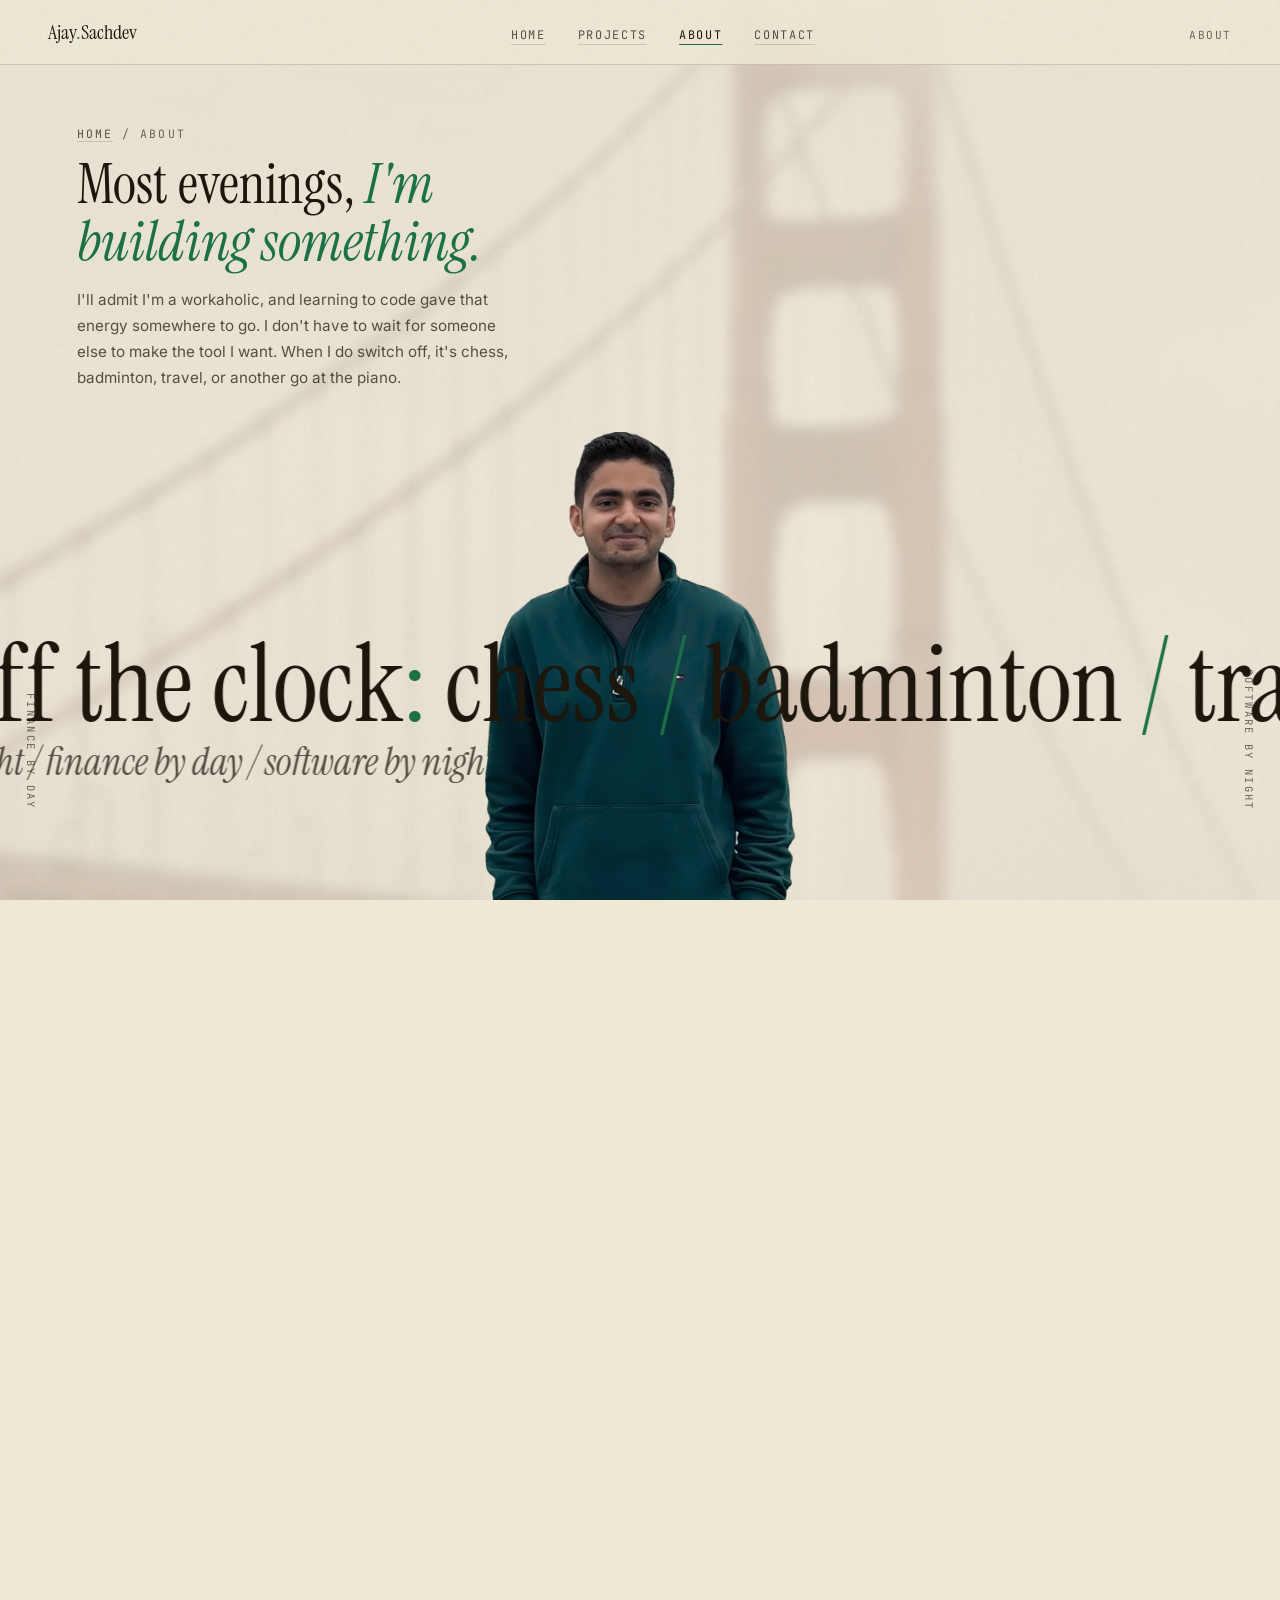
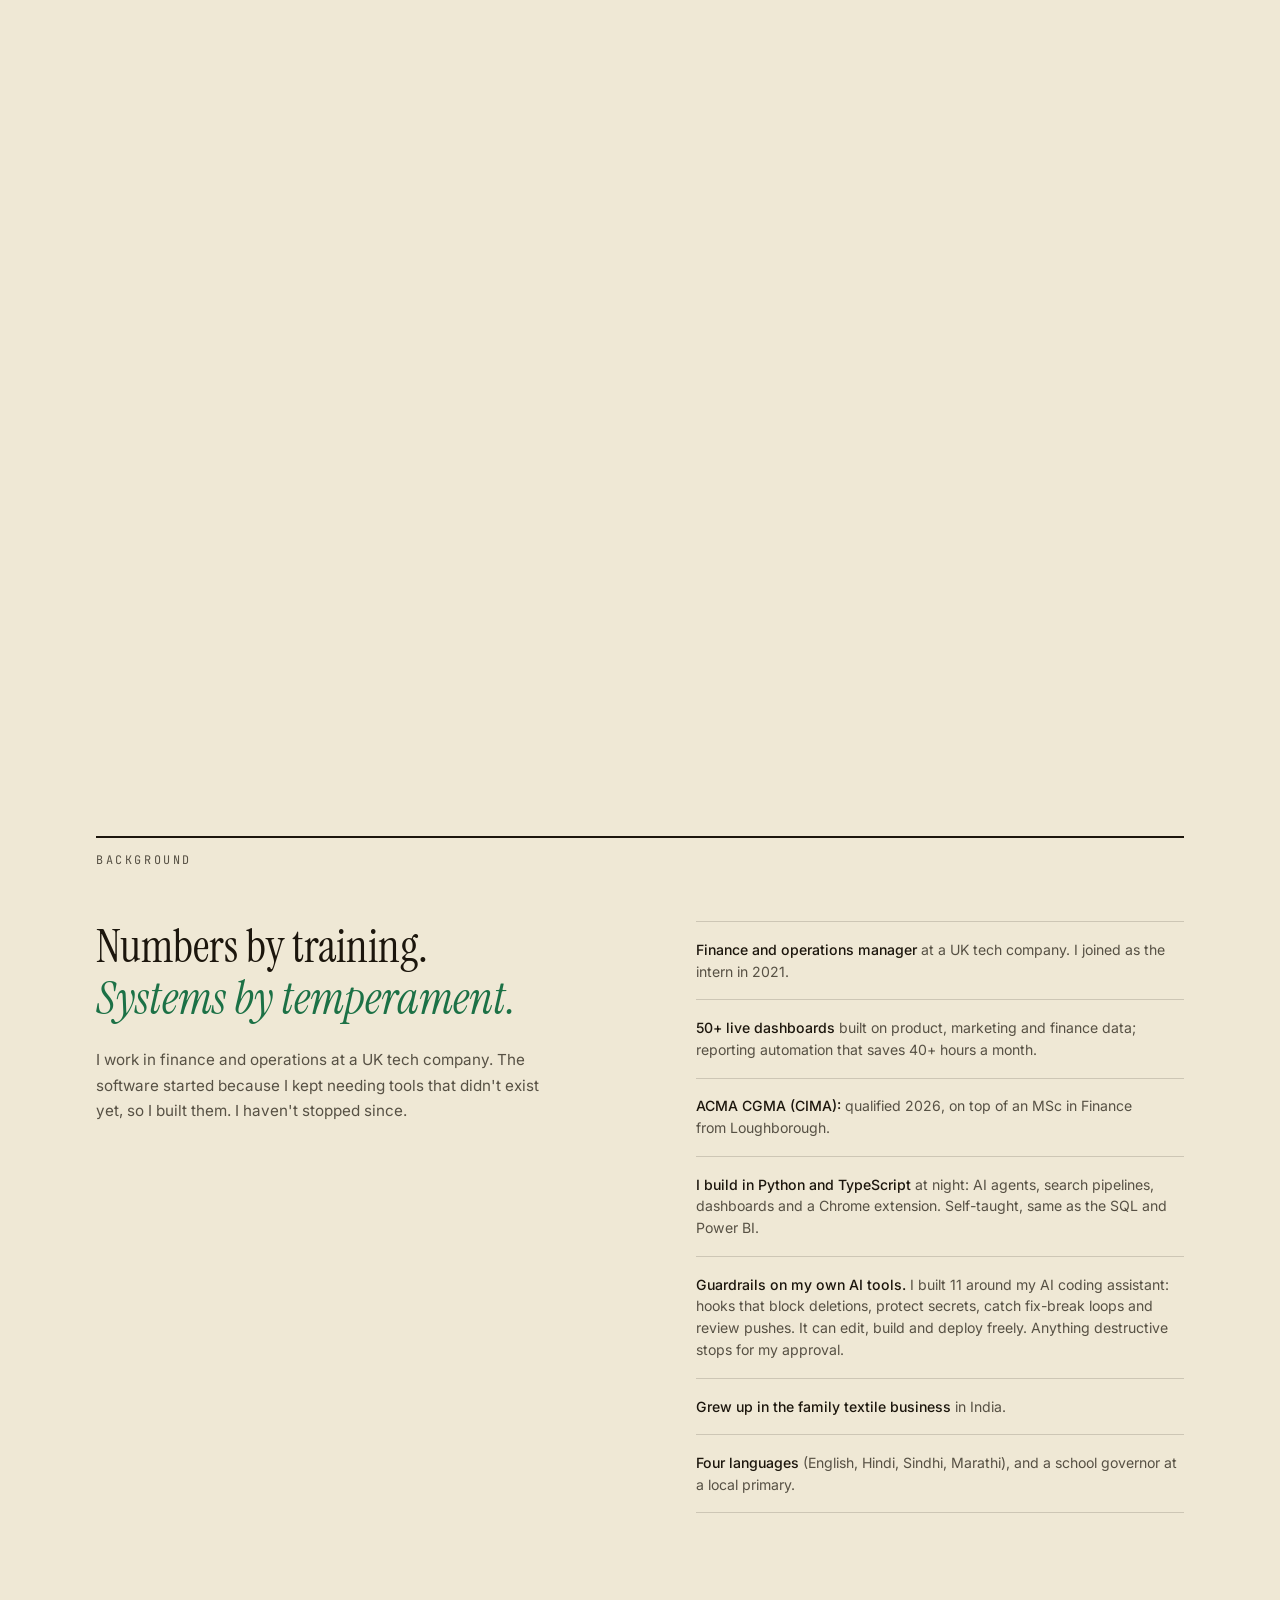
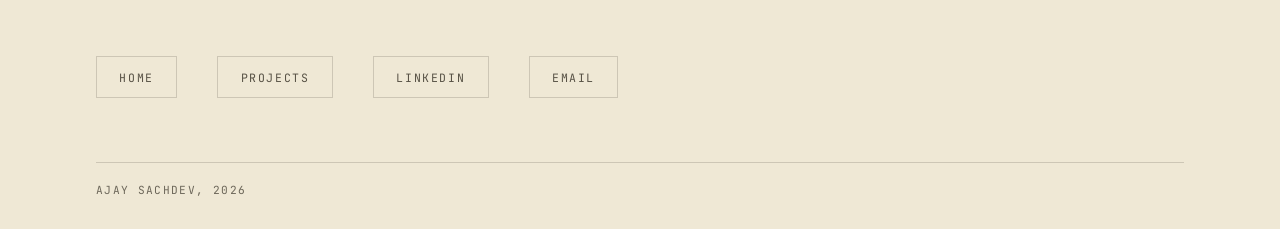
<file: about/index.html>
<!DOCTYPE html>
<html lang="en-GB">
<head>
<meta charset="UTF-8">
<meta name="viewport" content="width=device-width, initial-scale=1.0">
<title>About | Ajay Sachdev</title>
<meta name="description" content="I'm a Finance & Operations Manager and ACMA CGMA in Cambridge. Most evenings I build software; when I switch off, it's chess, badminton, travel and the piano.">
<meta property="og:title" content="About | Ajay Sachdev">
<meta property="og:description" content="I'm a Finance & Operations Manager and ACMA CGMA in Cambridge. Most evenings I build software; when I switch off, it's chess, badminton, travel and the piano.">
<meta property="og:type" content="profile">
<meta name="author" content="Ajay Sachdev">
<meta name="publish_date" property="og:publish_date" content="2026-10-15T00:00:00+0000">
<meta property="article:published_time" content="2026-10-15T00:00:00+00:00">
<meta property="article:author" content="Ajay Sachdev">
<link rel="canonical" href="https://ajaysachdev.com/about/">
<meta property="og:url" content="https://ajaysachdev.com/about/">
<meta property="og:image" content="https://ajaysachdev.com/images/og-card-2.jpg">
<meta property="og:image:width" content="1200">
<meta property="og:image:height" content="630">
<meta property="og:image:type" content="image/jpeg">
<meta property="og:image:alt" content="Ajay Sachdev. The accountant who ships code.">
<meta property="og:site_name" content="Ajay Sachdev">
<meta name="twitter:card" content="summary_large_image">
<meta name="twitter:title" content="About | Ajay Sachdev">
<meta name="twitter:description" content="I'm a Finance & Operations Manager and ACMA CGMA in Cambridge. Most evenings I build software; when I switch off, it's chess, badminton, travel and the piano.">
<meta name="twitter:image" content="https://ajaysachdev.com/images/og-card-2.jpg">
<meta name="twitter:image:alt" content="Ajay Sachdev. The accountant who ships code.">
<script type="application/ld+json">
{"@context":"https://schema.org","@graph":[{"@type":"AboutPage","@id":"https://ajaysachdev.com/about/#page","name":"About","description":"I'm a Finance & Operations Manager and ACMA CGMA in Cambridge. Most evenings I build software; when I switch off, it's chess, badminton, travel and the piano.","url":"https://ajaysachdev.com/about/","inLanguage":"en-GB","isPartOf":{"@id":"https://ajaysachdev.com/#site"},"mainEntity":{"@id":"https://ajaysachdev.com/#person"},"primaryImageOfPage":"https://ajaysachdev.com/images/off-the-clock.png"},{"@type":"BreadcrumbList","itemListElement":[{"@type":"ListItem","position":1,"name":"Home","item":"https://ajaysachdev.com/"},{"@type":"ListItem","position":2,"name":"About","item":"https://ajaysachdev.com/about/"}]}]}
</script>
<meta name="theme-color" content="#efe8d5">
<link rel="icon" href="data:image/svg+xml,%3Csvg xmlns='http://www.w3.org/2000/svg' viewBox='0 0 32 32'%3E%3Crect width='32' height='32' fill='%230d0c0a'/%3E%3Ccircle cx='16' cy='16' r='6' fill='%232fbf71'/%3E%3C/svg%3E">
<link rel="apple-touch-icon" href="../images/apple-touch-icon.png">

<link rel="preload" href="../vendor/fonts/inter-400-500-800-latin.woff2" as="font" type="font/woff2" crossorigin>
<link rel="preload" href="../vendor/fonts/instrumentserif-400-latin.woff2" as="font" type="font/woff2" crossorigin>
<link rel="preload" href="../vendor/fonts/instrumentserif-400-italic-latin.woff2" as="font" type="font/woff2" crossorigin>
<link rel="preload" href="../vendor/fonts/jetbrainsmono-400-500-700-latin.woff2" as="font" type="font/woff2" crossorigin>
<link rel="preload" href="../images/off-the-clock.webp" as="image" type="image/webp">
<link rel="stylesheet" href="../css/design-tokens.css">
<script src="../vendor/gsap.min.js" defer></script>
<script src="../vendor/ScrollTrigger.min.js" defer></script>
<script src="../js/nav.js" defer></script>
<style>
@font-face { font-family: 'Instrument Serif'; font-style: normal; font-weight: 400; font-display: swap; src: url('../vendor/fonts/instrumentserif-400-latin.woff2') format('woff2'); }
@font-face { font-family: 'Instrument Serif'; font-style: italic; font-weight: 400; font-display: swap; src: url('../vendor/fonts/instrumentserif-400-italic-latin.woff2') format('woff2'); }
@font-face { font-family: 'Inter'; font-style: normal; font-weight: 100 900; font-display: swap; src: url('../vendor/fonts/inter-400-500-800-latin.woff2') format('woff2'); }
@font-face { font-family: 'JetBrains Mono'; font-style: normal; font-weight: 100 800; font-display: swap; src: url('../vendor/fonts/jetbrainsmono-400-500-700-latin.woff2') format('woff2'); }
/* Metric-matched fallbacks (size-adjust): no layout shift when the webfonts swap in. Measured with fontTools against the Windows system faces, 08/10/2026 */
@font-face { font-family: 'Instrument Serif Fallback'; src: local('Georgia'); size-adjust: 76.92%; ascent-override: 128.71%; descent-override: 40.3%; line-gap-override: 0%; }
@font-face { font-family: 'Inter Fallback'; src: local('Arial'), local('Helvetica'); size-adjust: 107.48%; ascent-override: 90.14%; descent-override: 22.44%; line-gap-override: 0%; }
@font-face { font-family: 'JetBrains Mono Fallback'; src: local('Consolas'); size-adjust: 109.13%; ascent-override: 93.47%; descent-override: 27.49%; line-gap-override: 0%; }
</style>

<style>
/* About page (15/10/2026). Shared blocks (token remap, nav, footer, reveal) duplicated from projects/*.html on purpose: no build step. */
/* ================= Tokens: the whole page is the light scene (as on Uni-Nation) ================= */
:root {
  --ink: var(--light-bg);
  --ink-2: var(--light-panel);
  --paper: var(--light-ink);
  --paper-dim: var(--light-ink-dim);
  --paper-faint: var(--light-ink-faint);
  --rule: var(--light-rule);
  --credit: var(--light-credit);
  --amber: var(--light-amber);
  --debit: var(--light-debit);
  --nav-fill: rgba(239, 232, 213, 0.86); /* shared nav bar fill on the light scene (--light-bg at 86%) */
}
* { margin: 0; padding: 0; box-sizing: border-box; }
html { scrollbar-color: var(--paper-faint) var(--ink); overflow-x: clip; scroll-behavior: smooth; }
body {
  background: var(--ink); color: var(--paper); font-family: var(--sans);
  -webkit-font-smoothing: antialiased; -moz-osx-font-smoothing: grayscale;
  overflow-x: clip; /* clip, never hidden: hidden kills position: sticky */
}
::selection { background: var(--credit); color: var(--ink); }
a { color: inherit; }
a:focus-visible, button:focus-visible, [tabindex]:focus-visible { outline: 2px solid var(--credit); outline-offset: 3px; }
.skip-link {
  position: fixed; top: 0.9rem; left: 0.9rem; z-index: 200;
  font-family: var(--mono); font-size: 0.72rem; letter-spacing: 0.14em; text-transform: uppercase;
  color: var(--paper); background: var(--ink); border: 1px solid var(--credit);
  padding: 0.7rem 1.1rem; text-decoration: none;
  transform: translateY(calc(-100% - 1.5rem)); opacity: 0; pointer-events: none;
  transition: transform var(--dur-micro) ease, opacity var(--dur-micro) ease;
}
.skip-link:focus { transform: translateY(0); opacity: 1; pointer-events: auto; }
body::after {
  content: ''; position: fixed; inset: 0; z-index: 60; pointer-events: none; mix-blend-mode: multiply;
  background-image: url("data:image/svg+xml,%3Csvg viewBox='0 0 256 256' xmlns='http://www.w3.org/2000/svg'%3E%3Cfilter id='n'%3E%3CfeTurbulence type='fractalNoise' baseFrequency='0.65' numOctaves='3' stitchTiles='stitch'/%3E%3C/filter%3E%3Crect width='100%25' height='100%25' filter='url(%23n)' opacity='0.05'/%3E%3C/svg%3E");
}
.wrap { max-width: 74rem; margin: 0 auto; padding: 0 clamp(1.25rem, 4vw, 3rem); }

/* ================= Off the clock: the page opens on it ================= */
/* Cut-out portrait with giant type crossing it as you scroll (after dennissnellenberg.com, studied 15/10/2026).
   Static full-screen scene by default (no JS, reduced motion); .otc-live (GSAP) makes it a tall pinned stage. */
.otc { position: relative; }
.otc.otc-live { height: 260vh; }
.otc-pin { position: relative; height: 100vh; height: 100svh; min-height: 620px; overflow: hidden; }
.otc-live .otc-pin { position: sticky; top: 0; }
.otc-bg { position: absolute; inset: -30px; background: url('../images/off-the-clock-bg.jpg') 50% 40% / cover; }
.otc-bg::after { content: ''; position: absolute; inset: 0; background: rgba(239, 232, 213, 0.8); }
.otc-copy { position: absolute; z-index: 6; left: clamp(1.25rem, 6vw, 5rem); top: max(14%, 6.5rem); max-width: 27rem; }
.crumb { font-family: var(--mono); font-size: 0.72rem; letter-spacing: 0.18em; text-transform: uppercase; color: var(--paper-faint); }
.crumb a { color: var(--paper-dim); text-decoration: none; border-bottom: 1px solid var(--rule); transition: color var(--dur-link) var(--ease-micro), border-color var(--dur-link) var(--ease-micro); }
.crumb a:focus-visible { color: var(--paper); border-color: var(--credit); }
@media (hover: hover) { .crumb a:hover { color: var(--paper); border-color: var(--credit); } }
.otc-h { font-family: var(--serif); font-weight: 400; font-size: clamp(2.3rem, 4.4vw, 3.8rem); line-height: 1.03; margin-top: 0.9rem; text-wrap: balance; }
.otc-h em { color: var(--credit); }
.otc-p { margin-top: 1rem; color: var(--paper-dim); line-height: 1.7; font-size: 0.95rem; text-wrap: pretty; }
.otc-side { font-family: var(--mono); text-transform: uppercase; }
.otc-side { position: absolute; z-index: 5; bottom: 10%; font-size: var(--ms-1); letter-spacing: var(--tr-3); color: var(--paper-faint); writing-mode: vertical-rl; }
.otc-side-a { left: clamp(0.6rem, 2vw, 1.5rem); }
.otc-side-b { right: clamp(0.6rem, 2vw, 1.5rem); }
.otc-fig { position: absolute; z-index: 3; left: 50%; bottom: 0; height: 52%; transform: translateX(-50%); }
.otc-fig img { height: 100%; width: auto; max-width: none; display: block; }
.otc-m1, .otc-m2 { position: absolute; left: 0; white-space: nowrap; font-family: var(--serif); line-height: 1; will-change: transform; }
.otc:not(.otc-live) .otc-m1, .otc:not(.otc-live) .otc-m2 { transform: translateX(-20%); }
.otc-m1 { z-index: 4; top: 70%; font-size: clamp(3.2rem, 8.5vw, 8rem); color: var(--paper); }
.otc-m1 em { color: var(--credit); font-style: normal; }
.otc-m2 { z-index: 2; top: calc(70% + clamp(3.2rem, 8.5vw, 8rem) * 1.04); font-style: italic; font-size: clamp(1.4rem, 3vw, 2.7rem); color: var(--paper-dim); }
@media (max-width: 760px) {
  .otc-side { display: none; }
  .otc-copy { right: 1.25rem; top: 5.5rem; }
  .otc-p { font-size: 0.88rem; }
  .otc-fig { height: 40%; }
  .otc-m1 { top: 76%; }
  .otc-m2 { top: calc(76% + 3.4rem); }
}

/* ================= Background: the notes that used to sit on the home page ================= */
.section-head {
  font-family: var(--mono); font-size: var(--ms-3); letter-spacing: var(--tr-3); text-transform: uppercase;
  color: var(--paper-dim); padding: 0.85rem 0; border-top: 2px solid var(--paper);
  display: flex; justify-content: space-between; gap: 1rem; margin-top: clamp(4rem, 8vw, 6rem);
}
.about { display: grid; grid-template-columns: minmax(0, 1.1fr) minmax(0, 1fr); gap: clamp(2rem, 5vw, 5rem); margin-top: 2.5rem; }
.about h2 { font-family: var(--serif); font-weight: 400; font-size: clamp(1.9rem, 3.6vw, 3rem); line-height: 1.12; text-wrap: balance; }
.about h2 em { color: var(--credit); }
.about-lede { margin-top: 1.4rem; color: var(--paper-dim); line-height: 1.7; font-size: 0.95rem; max-width: 28rem; text-wrap: pretty; }
.notes { list-style: none; }
.notes li { padding: 1.05rem 0; border-bottom: 1px solid var(--rule); font-size: 0.88rem; line-height: 1.55; color: var(--paper-dim); text-wrap: pretty; }
.notes li:first-child { border-top: 1px solid var(--rule); }
.notes b { color: var(--paper); font-weight: 500; }
@media (max-width: 820px) { .about { grid-template-columns: 1fr; } }

/* ================= Footer ================= */
footer.wrap { padding-top: clamp(4rem, 8vw, 7rem); padding-bottom: 2rem; }
.foot-links { display: flex; flex-wrap: wrap; gap: 1rem 2.5rem; margin-top: 2.5rem; }
.foot-links a {
  font-family: var(--mono); font-size: 0.72rem; letter-spacing: 0.14em; text-transform: uppercase;
  color: var(--paper-dim); text-decoration: none; border: 1px solid var(--rule); padding: 0.8rem 1.4rem;
  transition: color var(--dur-link) var(--ease-micro), border-color var(--dur-link) var(--ease-micro);
}
.foot-links a:focus-visible { color: var(--paper); border-color: var(--credit); }
@media (hover: hover) { .foot-links a:hover { color: var(--paper); border-color: var(--credit); } }
@media (max-width: 480px) { .foot-links a { flex: 1 1 40%; text-align: center; } }
.foot-sign {
  margin-top: 4rem; padding-top: 1.2rem; border-top: 1px solid var(--rule);
  display: flex; justify-content: space-between; flex-wrap: wrap; gap: 0.6rem 2rem;
  font-family: var(--mono); font-size: 0.7rem; letter-spacing: 0.12em; color: var(--paper-faint); text-transform: uppercase;
}

/* ================= Reveal + motion prefs ================= */
.reveal { opacity: 0; transform: translateY(var(--reveal-dist)); transition: opacity var(--dur-reveal) var(--ease-reveal), transform var(--dur-reveal) var(--ease-reveal); }
.reveal.in { opacity: 1; transform: none; }
@media (prefers-reduced-motion: reduce) {
  *, *::before, *::after { animation-duration: 0.01ms !important; animation-iteration-count: 1 !important; transition-duration: 0.01ms !important; }
  .reveal { opacity: 1; transform: none; }
  html { scroll-behavior: auto; }
}
@media print {
  body::after, nav, .otc-bg, .otc-m1, .otc-m2, .otc-side { display: none !important; }
  .otc.otc-live { height: auto; }
  .otc-pin { position: static !important; height: auto; min-height: 0; overflow: visible; }
  .otc-copy, .otc-fig { position: static; transform: none; width: auto; height: auto; margin-top: 1rem; }
  .otc-fig img { height: 9cm; }
  .reveal { opacity: 1 !important; transform: none !important; }
}
</style>
<noscript><style>.reveal { opacity: 1; transform: none; }</style></noscript>
</head>
<body>

<a class="skip-link" href="#background">Skip to my background</a>

<nav id="nav" class="site-nav" aria-label="Main">
  <div class="nav-bar">
    <a class="nav-mark" href="../">Ajay<em>.</em>Sachdev</a>
    <div class="nav-links">
      <a href="../">Home</a>
      <a href="../projects/">Projects</a>
      <a class="nav-hide-sm" href="./" aria-current="page">About</a>
      <a href="#contact">Contact</a>
    </div>
    <span class="nav-fy">ABOUT</span>
  </div>
</nav>

<main>
  <div class="otc" id="otc">
    <div class="otc-pin">
      <div class="otc-bg" aria-hidden="true"></div>
      <div class="otc-copy">
        <p class="crumb"><a href="../">Home</a> / About</p>
        <h1 class="otc-h">Most evenings, <em>I'm building something.</em></h1>
        <p class="otc-p">I'll admit I'm a workaholic, and learning to code gave that energy somewhere to go. I don't have to wait for someone else to make the tool I want. When I do switch off, it's chess, badminton, travel, or another go at the piano.</p>
      </div>
      <span class="otc-side otc-side-a" aria-hidden="true">Finance by day</span>
      <span class="otc-side otc-side-b" aria-hidden="true">Software by night</span>
      <picture class="otc-fig">
        <source srcset="../images/off-the-clock.webp" type="image/webp">
        <img src="../images/off-the-clock.png" alt="Ajay Sachdev, smiling, in a green quarter-zip" width="728" height="1100" fetchpriority="high" decoding="async">
      </picture>
      <div class="otc-m1" aria-hidden="true">Off the clock<em>:</em> chess <em>/</em> badminton <em>/</em> travel <em>/</em> piano <em>/</em> Off the clock<em>:</em> chess</div>
      <div class="otc-m2" aria-hidden="true">finance by day / software by night / finance by day / software by night / finance by day /</div>
    </div>
  </div>

  <section class="wrap" id="background">
    <div class="section-head"><span>Background</span></div>
    <div class="about">
      <div class="reveal">
        <h2>Numbers by training. <em>Systems by temperament.</em></h2>
        <p class="about-lede">I work in finance and operations at a UK tech company. The software started because I kept needing tools that didn't exist yet, so I built them. I haven't stopped since.</p>
      </div>
      <ul class="notes">
        <li class="reveal"><span><b>Finance and operations manager</b> at a UK tech company. I joined as the intern in 2021.</span></li>
        <li class="reveal"><span><b>50+ live dashboards</b> built on product, marketing and finance data; reporting automation that saves 40+ hours a month.</span></li>
        <li class="reveal"><span><b>ACMA CGMA (CIMA):</b> qualified 2026, on top of an MSc in Finance from Loughborough.</span></li>
        <li class="reveal"><span><b>I build in Python and TypeScript</b> at night: AI agents, search pipelines, dashboards and a Chrome extension. Self-taught, same as the SQL and Power BI.</span></li>
        <li class="reveal"><span><b>Guardrails on my own AI tools.</b> I built 11 around my AI coding assistant: hooks that block deletions, protect secrets, catch fix-break loops and review pushes. It can edit, build and deploy freely. Anything destructive stops for my approval.</span></li>
        <li class="reveal"><span><b>Grew up in the family textile business</b> in India.</span></li>
        <li class="reveal"><span><b>Four languages</b> (English, Hindi, Sindhi, Marathi), and a school governor at a local primary.</span></li>
      </ul>
    </div>
  </section>
</main>

<footer class="wrap" id="contact">
  <div class="foot-links reveal">
    <a href="../">Home</a>
    <a href="../projects/">Projects</a>
    <a href="https://www.linkedin.com/in/ajayy-sachdev/" target="_blank" rel="noopener">LinkedIn</a>
    <a href="mailto:ajay@ajaysachdev.com?subject=Hello">Email</a>
  </div>
  <div class="foot-sign">
    <span>Ajay Sachdev, 2026</span>
  </div>
</footer>

<script>
/* Runs after the deferred GSAP / ScrollTrigger (deferred scripts execute before DOMContentLoaded) */
document.addEventListener('DOMContentLoaded', function () {
  'use strict';
  /* Analytics: GoatCounter (production only, no cookies, no PII); automated browsers never counted */
  if ((location.hostname === 'ajaysachdev.com' || location.hostname === 'www.ajaysachdev.com') && !navigator.webdriver) {
    var gc = document.createElement('script');
    gc.async = true;
    gc.src = 'https://gc.zgo.at/count.js';
    gc.setAttribute('data-goatcounter', 'https://ajaysachdev.goatcounter.com/count');
    document.head.appendChild(gc);
  }
  var tracked = {};
  function track(name) {
    if (tracked[name]) return;
    tracked[name] = true;
    if (window.goatcounter && window.goatcounter.count) window.goatcounter.count({ path: name, event: true });
  }
  window.addEventListener('load', function () { setTimeout(function () { track('about-view'); }, 1500); });
  document.addEventListener('click', function (e) {
    var a = e.target.closest && e.target.closest('a');
    if (!a) return;
    var h = a.getAttribute('href') || '';
    if (h.indexOf('mailto:') === 0) track('contact-email');
    else if (h.indexOf('linkedin.com') !== -1) track('contact-linkedin');
  });
  var bg = document.getElementById('background');
  if (bg && 'IntersectionObserver' in window) {
    var bio = new IntersectionObserver(function (es) { if (es[0].isIntersecting) { track('about-background'); bio.disconnect(); } }, { threshold: 0.25 });
    bio.observe(bg);
  }
  var reduced = window.matchMedia('(prefers-reduced-motion: reduce)').matches;
  /* Reveals (same as /projects/) */
  var reveals = document.querySelectorAll('.reveal');
  if (reduced || !('IntersectionObserver' in window)) {
    reveals.forEach(function (el) { el.classList.add('in'); });
  } else {
    var stagger = parseFloat(getComputedStyle(document.documentElement).getPropertyValue('--stagger-reveal')) || 0.12;
    var io = new IntersectionObserver(function (entries) {
      var k = 0;
      entries.forEach(function (en) {
        if (!en.isIntersecting) return;
        en.target.style.transitionDelay = (Math.min(k++, 4) * stagger) + 's';
        en.target.classList.add('in');
        io.unobserve(en.target);
      });
    }, { threshold: 0.12, rootMargin: '0px 0px -6% 0px' });
    reveals.forEach(function (el) { io.observe(el); });
  }
  /* Off the clock: the page's one signature moment. The type crosses the portrait as you scroll */
  var otc = document.getElementById('otc');
  if (otc && window.gsap && window.ScrollTrigger && !reduced) {
    gsap.registerPlugin(ScrollTrigger);
    otc.classList.add('otc-live');
    var scrub = function () { return { trigger: otc, start: 'top top', end: 'bottom bottom', scrub: 0.5 }; };
    gsap.fromTo('.otc-m1', { xPercent: 2 }, { xPercent: -56, ease: 'none', scrollTrigger: scrub() });
    gsap.fromTo('.otc-m2', { xPercent: -40 }, { xPercent: 0, ease: 'none', scrollTrigger: scrub() });
    gsap.fromTo('.otc-bg', { scale: 1.08 }, { scale: 1, ease: 'none', scrollTrigger: scrub() });
  }
});
</script>
</body>
</html>
</file>
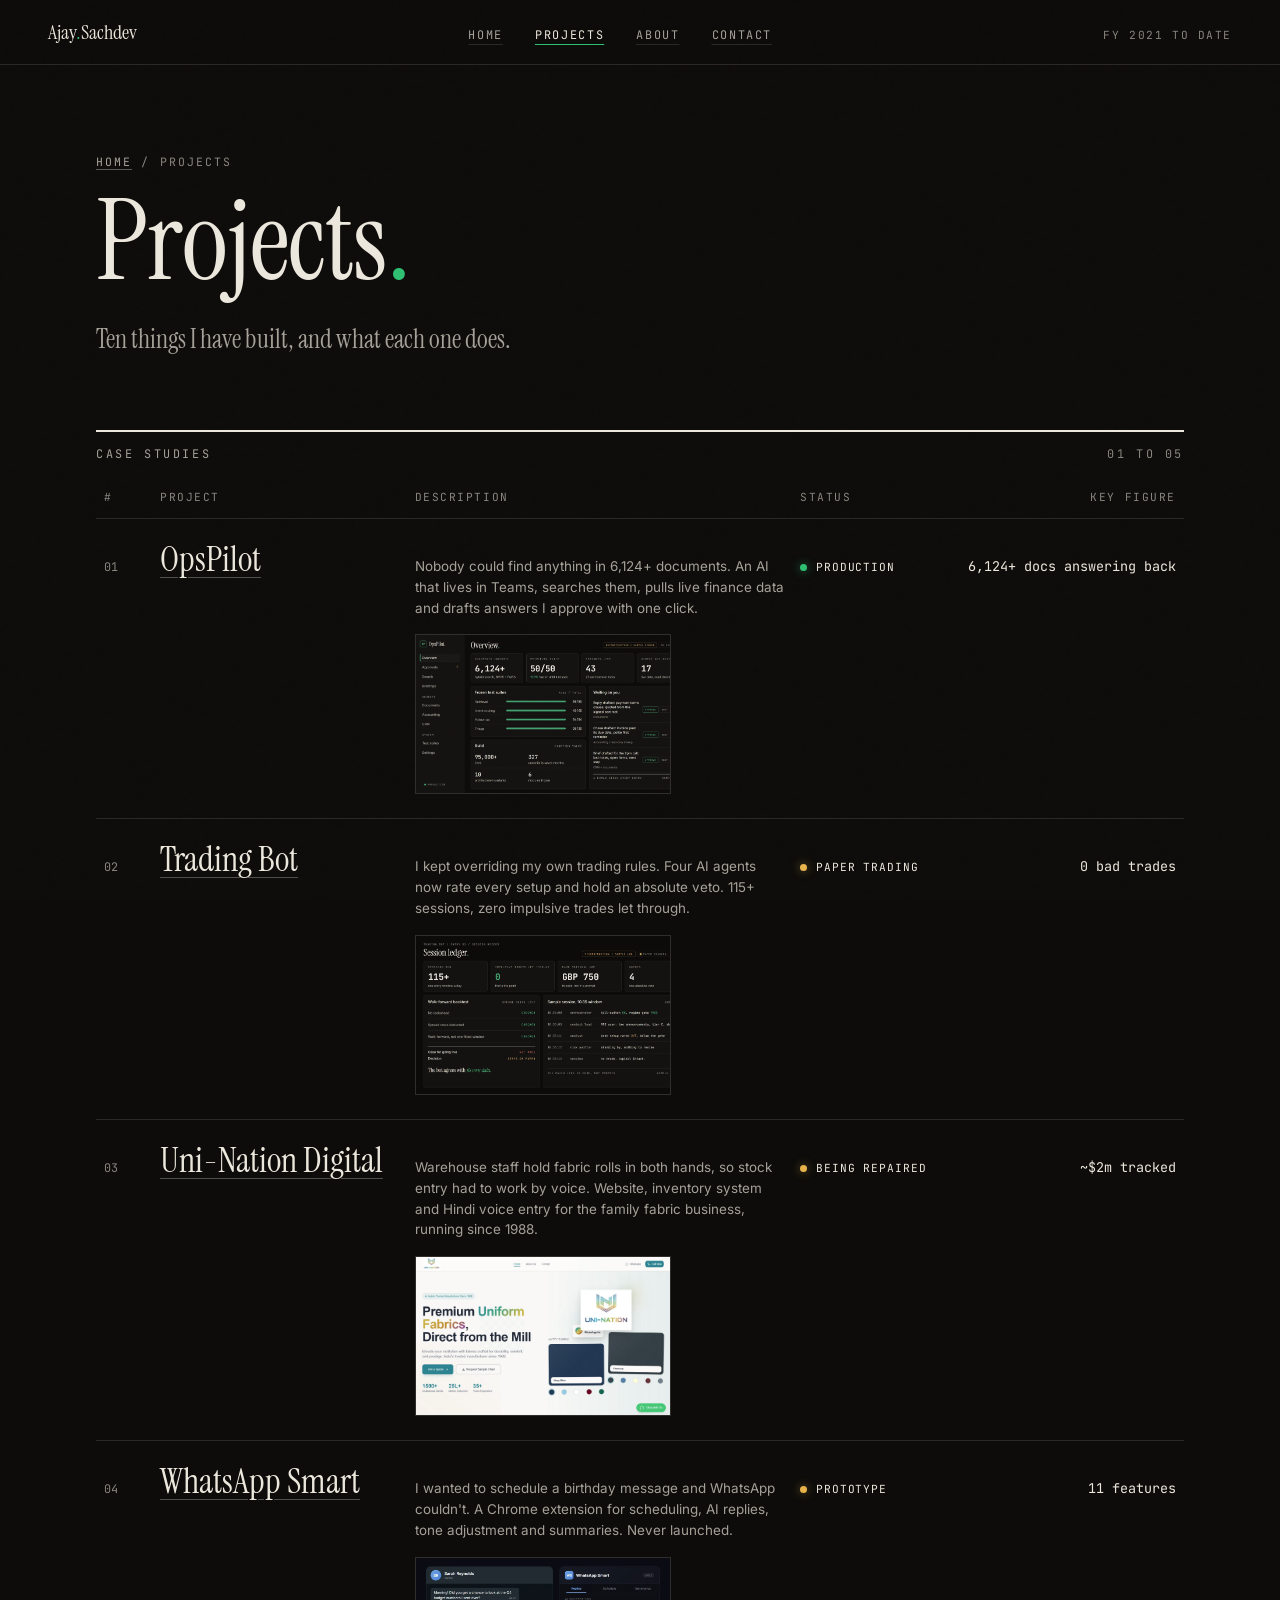
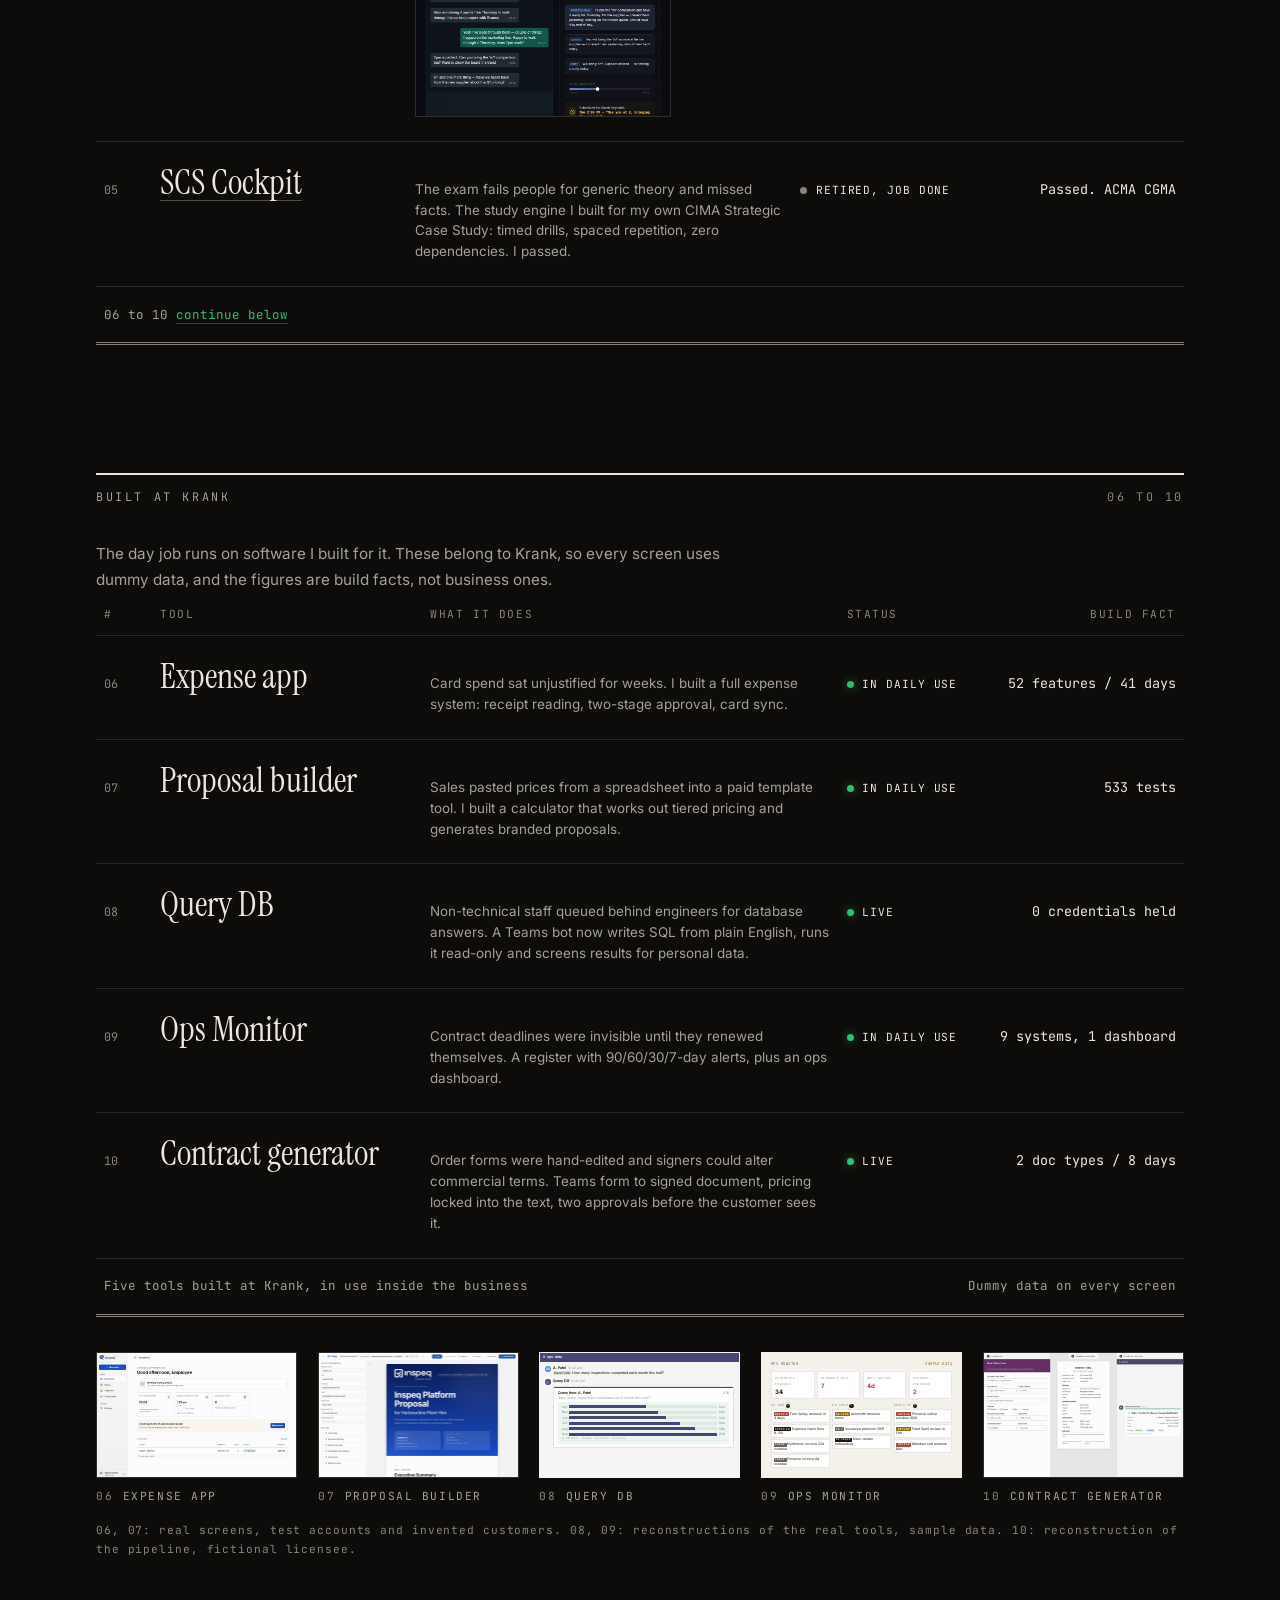
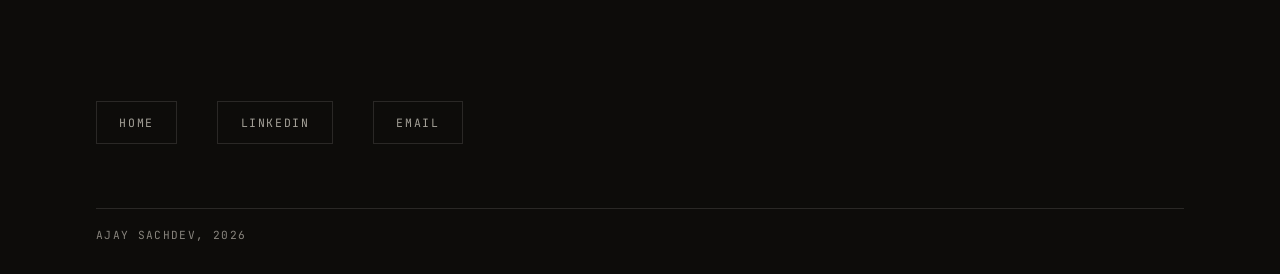
<file: projects/index.html>
<!DOCTYPE html>
<html lang="en-GB">
<head>
<meta charset="UTF-8">
<meta name="viewport" content="width=device-width, initial-scale=1.0">
<title>Projects | Ajay Sachdev</title>
<meta name="description" content="Ten things I have built: an AI assistant in Microsoft Teams, a trading bot that talks itself out of bad trades, a family business gone digital, and more.">
<meta property="og:title" content="Projects | Ajay Sachdev">
<meta property="og:description" content="Ten things I have built: an AI assistant in Microsoft Teams, a trading bot that talks itself out of bad trades, and a family fabric business gone digital.">
<meta property="og:type" content="website">
<meta name="author" content="Ajay Sachdev">
<meta name="publish_date" property="og:publish_date" content="2026-10-12T00:00:00+0000">
<meta property="article:published_time" content="2026-10-12T00:00:00+00:00">
<meta property="article:author" content="Ajay Sachdev">
<link rel="canonical" href="https://ajaysachdev.com/projects/">
<meta property="og:url" content="https://ajaysachdev.com/projects/">
<meta property="og:image" content="https://ajaysachdev.com/images/og-card-2.jpg">
<meta property="og:image:width" content="1200">
<meta property="og:image:height" content="630">
<meta property="og:image:type" content="image/jpeg">
<meta property="og:image:alt" content="Ajay Sachdev. The accountant who ships code.">
<meta property="og:site_name" content="Ajay Sachdev">
<meta name="twitter:card" content="summary_large_image">
<meta name="twitter:title" content="Projects | Ajay Sachdev">
<meta name="twitter:description" content="Ten things I have built: an AI assistant in Microsoft Teams, a trading bot that talks itself out of bad trades, and a family fabric business gone digital.">
<meta name="twitter:image" content="https://ajaysachdev.com/images/og-card-2.jpg">
<meta name="twitter:image:alt" content="Ajay Sachdev. The accountant who ships code.">
<script type="application/ld+json">
{"@context":"https://schema.org","@graph":[{"@type":"CollectionPage","@id":"https://ajaysachdev.com/projects/#page","name":"Projects","description":"Ten things I have built: an AI assistant that lives in Microsoft Teams, a trading bot that talks itself out of bad trades, a family fabric business gone digital, and the tools behind my day job.","url":"https://ajaysachdev.com/projects/","inLanguage":"en-GB","author":{"@type":"Person","@id":"https://ajaysachdev.com/#person","name":"Ajay Sachdev","url":"https://ajaysachdev.com/"},"mainEntity":{"@type":"ItemList","numberOfItems":5,"itemListElement":[{"@type":"ListItem","position":1,"url":"https://ajaysachdev.com/projects/opspilot.html","name":"OpsPilot"},{"@type":"ListItem","position":2,"url":"https://ajaysachdev.com/projects/trading-bot.html","name":"Trading Bot"},{"@type":"ListItem","position":3,"url":"https://ajaysachdev.com/projects/uni-nation.html","name":"Uni-Nation Digital"},{"@type":"ListItem","position":4,"url":"https://ajaysachdev.com/projects/whatsapp-smart.html","name":"WhatsApp Smart"},{"@type":"ListItem","position":5,"url":"https://ajaysachdev.com/projects/scs-cockpit.html","name":"SCS Cockpit"}]}},{"@type":"BreadcrumbList","itemListElement":[{"@type":"ListItem","position":1,"name":"Home","item":"https://ajaysachdev.com/"},{"@type":"ListItem","position":2,"name":"Projects","item":"https://ajaysachdev.com/projects/"}]}]}
</script>
<meta name="theme-color" content="#0d0c0a">
<link rel="icon" href="data:image/svg+xml,%3Csvg xmlns='http://www.w3.org/2000/svg' viewBox='0 0 32 32'%3E%3Crect width='32' height='32' fill='%230d0c0a'/%3E%3Ccircle cx='16' cy='16' r='6' fill='%232fbf71'/%3E%3C/svg%3E">
<link rel="apple-touch-icon" href="../images/apple-touch-icon.png">

<link rel="preload" href="../vendor/fonts/inter-400-500-800-latin.woff2" as="font" type="font/woff2" crossorigin>
<link rel="preload" href="../vendor/fonts/instrumentserif-400-latin.woff2" as="font" type="font/woff2" crossorigin>
<link rel="preload" href="../vendor/fonts/instrumentserif-400-italic-latin.woff2" as="font" type="font/woff2" crossorigin>
<link rel="preload" href="../vendor/fonts/jetbrainsmono-400-500-700-latin.woff2" as="font" type="font/woff2" crossorigin>
<link rel="stylesheet" href="../css/design-tokens.css">
<script src="../js/nav.js" defer></script>
<style>
@font-face { font-family: 'Instrument Serif'; font-style: normal; font-weight: 400; font-display: swap; src: url('../vendor/fonts/instrumentserif-400-latin.woff2') format('woff2'); }
@font-face { font-family: 'Instrument Serif'; font-style: italic; font-weight: 400; font-display: swap; src: url('../vendor/fonts/instrumentserif-400-italic-latin.woff2') format('woff2'); }
@font-face { font-family: 'Inter'; font-style: normal; font-weight: 100 900; font-display: swap; src: url('../vendor/fonts/inter-400-500-800-latin.woff2') format('woff2'); }
@font-face { font-family: 'JetBrains Mono'; font-style: normal; font-weight: 100 800; font-display: swap; src: url('../vendor/fonts/jetbrainsmono-400-500-700-latin.woff2') format('woff2'); }
/* Metric-matched fallbacks (size-adjust): no layout shift when the webfonts swap in. Measured with fontTools against the Windows system faces, 08/10/2026 */
@font-face { font-family: 'Instrument Serif Fallback'; src: local('Georgia'); size-adjust: 76.92%; ascent-override: 128.71%; descent-override: 40.3%; line-gap-override: 0%; }
@font-face { font-family: 'Inter Fallback'; src: local('Arial'), local('Helvetica'); size-adjust: 107.48%; ascent-override: 90.14%; descent-override: 22.44%; line-gap-override: 0%; }
@font-face { font-family: 'JetBrains Mono Fallback'; src: local('Consolas'); size-adjust: 109.13%; ascent-override: 93.47%; descent-override: 27.49%; line-gap-override: 0%; }
</style>

<style>
/* Source of truth for shared blocks: tokens/nav/footer from projects/*.html, ledger + drawer from index.html. No build step, so they are duplicated here on purpose. */
/* ================= Tokens: The Ledger, entry pages ================= */
* { margin: 0; padding: 0; box-sizing: border-box; }
html { scrollbar-color: var(--paper-faint) var(--ink); overflow-x: clip; scroll-behavior: smooth; }
body {
  background: var(--ink); color: var(--paper); font-family: var(--sans);
  -webkit-font-smoothing: antialiased; -moz-osx-font-smoothing: grayscale;
  overflow-x: clip;
}
::selection { background: var(--credit); color: var(--ink); }
/* View transitions: shared in css/design-tokens.css (12B, title carries over) */
a { color: inherit; }
a:focus-visible, button:focus-visible, [tabindex]:focus-visible { outline: 2px solid var(--credit); outline-offset: 3px; }
.visually-hidden {
  position: absolute; width: 1px; height: 1px; padding: 0; margin: -1px;
  overflow: hidden; clip-path: inset(50%); white-space: nowrap; border: 0;
}
.skip-link {
  position: fixed; top: 0.9rem; left: 0.9rem; z-index: 200;
  font-family: var(--mono); font-size: 0.72rem; letter-spacing: 0.14em; text-transform: uppercase;
  color: var(--paper); background: var(--ink); border: 1px solid var(--credit);
  padding: 0.7rem 1.1rem; text-decoration: none;
  /* parked above the viewport AND invisible: iOS 26 Safari paints content behind its see-through status bar, so a parked link showed its green border there (14/10/2026) */
  transform: translateY(calc(-100% - 1.5rem)); opacity: 0; pointer-events: none;
  transition: transform var(--dur-micro) ease, opacity var(--dur-micro) ease;
}
.skip-link:focus { transform: translateY(0); opacity: 1; pointer-events: auto; }
body::after {
  content: ''; position: fixed; inset: 0; z-index: 60; pointer-events: none; mix-blend-mode: overlay;
  background-image: url("data:image/svg+xml,%3Csvg viewBox='0 0 256 256' xmlns='http://www.w3.org/2000/svg'%3E%3Cfilter id='n'%3E%3CfeTurbulence type='fractalNoise' baseFrequency='0.65' numOctaves='3' stitchTiles='stitch'/%3E%3C/filter%3E%3Crect width='100%25' height='100%25' filter='url(%23n)' opacity='0.04'/%3E%3C/svg%3E");
}
.wrap { max-width: 74rem; margin: 0 auto; padding: 0 clamp(1.25rem, 4vw, 3rem); }

/* Nav: shared component in css/design-tokens.css (nav C) */


/* ================= Dossier head ================= */
main.wrap { padding-top: clamp(7rem, 12vw, 10rem); }
.crumb {
  font-family: var(--mono); font-size: 0.72rem; letter-spacing: 0.18em; text-transform: uppercase;
  color: var(--paper-faint);
}
.crumb a { color: var(--paper-dim); text-decoration: none; border-bottom: 1px solid rgba(236, 231, 220, 0.35); transition: color var(--dur-link) var(--ease-micro), border-color var(--dur-link) var(--ease-micro); }
.crumb a:focus-visible { color: var(--paper); border-color: var(--credit); }
@media (hover: hover) { .crumb a:hover { color: var(--paper); border-color: var(--credit); } }
@media (max-width: 480px) { .crumb { letter-spacing: 0.1em; } }
.dossier-h1 { font-family: var(--serif); font-weight: 400; font-size: clamp(3.4rem, 9vw, 7rem); line-height: 0.96; margin-top: 1.2rem; letter-spacing: -0.01em; view-transition-name: schedule-title; }
.dossier-h1 em { font-style: normal; color: var(--credit); }
.dossier-lede { margin-top: 1.6rem; max-width: 62ch; font-family: var(--serif); font-size: clamp(1.25rem, 2.2vw, 1.6rem); line-height: 1.45; color: var(--paper-dim); }
.dossier-lede em { color: var(--credit); }
#work.first .section-head { margin-top: clamp(3rem, 6vw, 4.5rem); }

/* ================= Ledger sections (the books) ================= */
.section-head {
  font-family: var(--mono); font-size: var(--ms-3); letter-spacing: var(--tr-3); text-transform: uppercase;
  color: var(--paper-dim); padding: 0.85rem 0; border-top: 2px solid var(--paper);
  display: flex; justify-content: space-between; gap: 1rem; margin-top: clamp(5rem, 10vw, 8rem);
}
.section-head .right { color: var(--paper-faint); }
.section-head h2 { font: inherit; margin: 0; letter-spacing: inherit; text-transform: inherit; color: inherit; }
.ledger { width: 100%; border-collapse: collapse; }
.ledger th {
  font-family: var(--mono); font-weight: 400; font-size: var(--ms-2); letter-spacing: var(--tr-2);
  text-transform: uppercase; color: var(--paper-faint); text-align: left;
  padding: 0.9rem 0.5rem; border-bottom: 1px solid var(--rule);
}
.ledger th:last-child, .ledger td:last-child { text-align: right; }
.ledger td { padding: 1.5rem 0.5rem; border-bottom: 1px solid var(--rule); vertical-align: baseline; }
/* 13B (motion pass): the entry name's underline goes from faint to green, 240ms (Paco, measured); same rule as every link */
.ledger tbody tr[data-href] { cursor: pointer; }
.ledger tbody tr[data-href]:focus-visible { outline-offset: -2px; }
.ledger tbody tr[data-href]:focus-visible .l-name { text-decoration-color: var(--credit); }
@media (hover: hover) { .ledger tbody tr[data-href]:hover .l-name { text-decoration-color: var(--credit); } }
a.l-name { color: inherit; }
.ledger tbody tr[data-href]:focus-within .l-name { text-decoration-color: var(--credit); }
.l-ref { font-family: var(--mono); font-size: var(--ms-3); color: var(--paper-faint); width: 3.5rem; }
.l-name { font-family: var(--serif); font-size: clamp(1.45rem, 2.7vw, 2.2rem); line-height: 1; white-space: nowrap; }
.ledger tbody tr[data-href] .l-name { text-decoration: underline; text-decoration-thickness: 1px; text-underline-offset: 6px; text-decoration-color: rgba(236, 231, 220, 0.3); transition: text-decoration-color var(--dur-link) var(--ease-micro); }
.l-desc { font-size: 0.84rem; color: var(--paper-dim); max-width: 24rem; line-height: 1.55; }
.l-metric { font-family: var(--mono); font-size: 0.84rem; font-variant-numeric: tabular-nums; white-space: nowrap; }
.l-status { font-family: var(--mono); font-size: var(--ms-2); letter-spacing: var(--tr-1); text-transform: uppercase; white-space: nowrap; }
.l-status i {
  display: inline-block; width: 7px; height: 7px; border-radius: 50%; margin-right: 0.55rem;
  background: var(--credit); box-shadow: 0 0 10px rgba(47, 191, 113, 0.6);
}
/* 14D (motion pass): only the system in production breathes */
.l-status.prod i { animation: pulse var(--dur-ambient) infinite; }
.l-status.amber i { background: var(--amber); box-shadow: 0 0 10px rgba(232, 179, 75, 0.5); }
.l-status.idle i { background: var(--paper-faint); box-shadow: none; animation: none; }
.ledger tfoot td {
  font-family: var(--mono); font-size: var(--ms-4); letter-spacing: var(--tr-1); line-height: 1.6;
  color: var(--paper-dim); border-bottom: 3px double var(--paper-faint); padding: 1.1rem 0.5rem;
}
@media (min-width: 861px) {
  .ledger td.l-name-cell { padding-right: 1.4rem; }
  .ledger tfoot td:last-child { white-space: nowrap; }
}
@media (max-width: 860px) {
  /* Table + groups as blocks so the ledger can never be wider than the column (nowrap names used to push it past 390px and the right edge got clipped) */
  .ledger, .ledger tbody, .ledger tfoot { display: block; width: 100%; }
  .ledger thead { display: none; }
  .ledger tbody tr { display: grid; grid-template-columns: auto minmax(0, 1fr); gap: 0.2rem 1rem; padding: 1.3rem 0; border-bottom: 1px solid var(--rule); }
  .ledger td { display: block; padding: 0; border: none; }
  .l-ref { grid-row: 1; }
  td.l-name-cell { grid-column: 2; grid-row: 1; }
  .l-desc { grid-column: 2; grid-row: 3; max-width: none; margin-top: 0.4rem; }
  /* Status sits under the name, so the name gets the full width and the chip never collides with the edge */
  td.l-status-cell { grid-column: 2; grid-row: 2; text-align: left; margin-top: 0.45rem; }
  .l-status { white-space: nowrap; font-size: var(--ms-1); letter-spacing: var(--tr-1); display: inline-block; line-height: 1.4; }
  .l-metric { grid-column: 2; grid-row: 4; margin-top: 0.5rem; color: var(--paper-dim); text-align: left; }
  .l-name { white-space: normal; }
  .ledger tfoot tr { display: block; padding: 1.1rem 0; border-bottom: 3px double var(--paper-faint); }
  .ledger tfoot td { display: block; border: none; text-align: left !important; }
}


/* Exhibit thumbnail inside each schedule row: the evidence sits with the entry it evidences */
.l-thumb { display: block; margin-top: 1rem; width: min(16rem, 100%); aspect-ratio: 16 / 10; overflow: hidden; border: 1px solid var(--rule); background: var(--ink-2); }
.l-thumb img { width: 100%; height: 100%; object-fit: cover; object-position: top left; display: block; transition: filter var(--dur-medium) var(--ease-micro); }
/* 15D (motion pass): desaturated only on mouse screens; hovering the row colours it, so one hover gives the underline and the colour together */
@media (hover: hover) and (pointer: fine) {
  .l-thumb img { filter: saturate(0.75); }
  .ledger tbody tr[data-href]:hover .l-thumb img, .ledger tbody tr[data-href]:focus-within .l-thumb img { filter: none; }
  .kshot img { filter: saturate(0.7) contrast(0.98); }
  .kshot:hover img, .kshot:focus-visible img { filter: none; }
}
.sched-more { color: var(--credit); text-decoration: none; border-bottom: 1px solid rgba(47, 191, 113, 0.4); transition: border-color var(--dur-link) var(--ease-micro); }
.sched-more:focus-visible { border-color: var(--credit); }
@media (hover: hover) { .sched-more:hover { border-color: var(--credit); } }

/* ================= Work tools drawer (lifted from the homepage) ================= */
#drawer .ledger td.l-metric { white-space: nowrap; }
.drawer-note { margin-top: 1.4rem; max-width: 40rem; color: var(--paper-dim); line-height: 1.7; font-size: 0.95rem; }
/* Screen strip: one frame per drawer row, click to enlarge. K.3/K.4 are CSS reconstructions sized in cqw so they scale with the frame */
.kstrip { display: grid; grid-template-columns: repeat(5, minmax(0, 1fr)); gap: clamp(0.8rem, 1.6vw, 1.4rem); margin-top: 2.2rem; }
.kshot { all: unset; display: block; cursor: zoom-in; min-width: 0; container-type: inline-size; }
#kv-slot { container-type: inline-size; }
.kshot:focus-visible { outline: 1px solid var(--credit); outline-offset: 4px; }
.kshot figure, .kview figure { aspect-ratio: 16 / 10; min-height: 0; overflow: hidden; border: 1px solid var(--rule); background: var(--ink-2); }
.kshot img, .kview img { width: 100%; height: 100%; object-fit: cover; object-position: top left; display: block; }
.kshot img { transition: filter var(--dur-medium) var(--ease-micro); }
.k-cap { display: flex; gap: 0.6rem; align-items: baseline; padding-top: 0.7rem; font-family: var(--mono); font-size: var(--ms-2); letter-spacing: var(--tr-2); text-transform: uppercase; color: var(--paper-faint); }
.k-cap b { font-weight: 400; color: var(--paper-dim); transition: color var(--dur-link) var(--ease-micro); }
.kshot:focus-visible .k-cap b { color: var(--paper); }
@media (hover: hover) { .kshot:hover .k-cap b { color: var(--paper); } }
.k-legend { margin-top: 1.1rem; font-family: var(--mono); font-size: var(--ms-2); letter-spacing: var(--tr-1); color: var(--paper-faint); line-height: 1.7; }
figure.kmock { background: #f4f1ea; color: #1c160d; font-family: var(--sans); font-size: 2.3cqw; line-height: 1.35; padding: 1.75em 1.95em; display: flex; flex-direction: column; gap: 1.1em; }
.kmock .km-row { display: grid; grid-template-columns: 1.1fr 1fr; gap: 1.3em; align-items: start; }
.kmock .km-top { display: flex; justify-content: space-between; align-items: baseline; font-family: var(--mono); font-size: 0.83em; letter-spacing: 0.12em; text-transform: uppercase; color: rgba(28, 22, 13, 0.6); }
.kmock .km-tag { color: #9a6a12; }
.kmock .km-q { align-self: flex-end; max-width: 78%; background: #1c160d; color: #f4f1ea; padding: 0.7em 1.05em; border-radius: 0.7em 0.7em 0.15em 0.7em; }
.kmock .km-sql { font-family: var(--mono); font-size: 0.74em; background: #fff; border: 1px solid rgba(28, 22, 13, 0.14); padding: 0.95em 1.2em; color: #2b4a3a; white-space: pre; overflow: hidden; }
.kmock table { width: 100%; border-collapse: collapse; font-size: 0.96em; }
.kmock th { text-align: left; font-family: var(--mono); font-weight: 400; font-size: 0.77em; letter-spacing: 0.1em; text-transform: uppercase; color: rgba(28, 22, 13, 0.55); padding: 0 0 0.6em; border-bottom: 1px solid rgba(28, 22, 13, 0.2); }
.kmock td { padding: 0.55em 0; border-bottom: 1px solid rgba(28, 22, 13, 0.1); }
.kmock td.n, .kmock th.n { text-align: right; font-family: var(--mono); }
.kmock .km-chips { display: flex; gap: 0.6em; flex-wrap: wrap; }
.kmock .km-chip { font-family: var(--mono); font-size: 0.74em; letter-spacing: 0.08em; text-transform: uppercase; padding: 0.35em 0.8em; border: 1px solid currentColor; border-radius: 99px; white-space: nowrap; }
.kmock .km-foot { margin-top: auto; font-family: var(--mono); font-size: 0.74em; letter-spacing: 0.08em; text-transform: uppercase; }
.kmock .km-chips.km-foot { font-size: 1em; }
.kmock .c-ok { color: #1f7a4d; } .kmock .c-amb { color: #9a6a12; } .kmock .c-deb { color: #b0443a; } .kmock .c-dim { color: rgba(28, 22, 13, 0.5); }
/* K.3 Teams-style mock */
.kmock.km-teams { padding: 0; gap: 0; background: #f5f5f5; }
.kmock .km-ch-bar { background: #464775; color: #fff; padding: 0.55em 0.9em; font-size: 0.78em; font-weight: 600; display: flex; align-items: center; gap: 0.4em; }
.kmock .km-ch-bar .km-hash { opacity: 0.7; }
.kmock .km-chat { padding: 0.9em 1.1em; display: flex; flex-direction: column; gap: 0.7em; flex: 1; }
.kmock .km-msg { display: flex; gap: 0.5em; align-items: flex-start; }
.kmock .km-avatar { width: 1.8em; height: 1.8em; border-radius: 50%; flex-shrink: 0; display: flex; align-items: center; justify-content: center; font-size: 0.7em; font-weight: 600; color: #fff; }
.kmock .km-msg-body { flex: 1; min-width: 0; }
.kmock .km-msg-name { font-weight: 600; font-size: 0.78em; }
.kmock .km-msg-name .km-ts { font-weight: 400; color: rgba(28, 22, 13, 0.4); font-size: 0.85em; margin-left: 0.4em; }
.kmock .km-msg-text { font-size: 0.78em; margin-top: 0.1em; }
.kmock .km-msg-text code { background: rgba(28, 22, 13, 0.08); padding: 0.05em 0.3em; border-radius: 0.2em; font-family: var(--mono); font-size: 0.9em; }
.kmock .km-card { background: #fff; border: 1px solid rgba(28, 22, 13, 0.12); border-radius: 0.35em; margin-top: 0.3em; overflow: hidden; }
.kmock .km-card-accent { height: 0.18em; background: #464775; }
.kmock .km-card-body { padding: 0.7em 0.85em; }
.kmock .km-card-head { display: flex; justify-content: space-between; align-items: baseline; font-size: 0.78em; margin-bottom: 0.15em; }
.kmock .km-card-head strong { font-weight: 600; }
.kmock .km-card-query { font-size: 0.68em; color: rgba(28, 22, 13, 0.5); font-style: italic; margin-bottom: 0.5em; }
.kmock .km-card-result { background: rgba(31, 122, 77, 0.08); border-radius: 0.25em; padding: 0.6em 0.75em; }
.kmock .km-bars { display: flex; flex-direction: column; gap: 0.3em; }
.kmock .km-bar-row { display: flex; align-items: center; gap: 0.5em; font-size: 0.75em; }
.kmock .km-bar-label { width: 2em; text-align: right; color: rgba(28, 22, 13, 0.55); font-family: var(--mono); font-size: 0.88em; flex-shrink: 0; }
.kmock .km-bar-track { flex: 1; height: 0.9em; background: rgba(28, 22, 13, 0.06); border-radius: 0.15em; overflow: hidden; }
.kmock .km-bar-fill { height: 100%; background: #464775; border-radius: 0.15em; }
.kmock .km-bar-val { width: 2.2em; font-family: var(--mono); font-size: 0.88em; color: rgba(28, 22, 13, 0.6); }
.kmock .km-card-foot { font-size: 0.6em; color: rgba(28, 22, 13, 0.4); margin-top: 0.4em; font-family: var(--mono); letter-spacing: 0.04em; }
/* K.4 action cards */
.kmock .km-kpis { display: grid; grid-template-columns: repeat(4, 1fr); gap: 0.5em; }
.kmock .km-kpi { background: #fff; border: 1px solid rgba(28, 22, 13, 0.1); border-radius: 0.35em; padding: 0.5em 0.7em; }
.kmock .km-kpi-label { font-family: var(--mono); font-size: 0.6em; letter-spacing: 0.08em; text-transform: uppercase; color: rgba(28, 22, 13, 0.5); }
.kmock .km-kpi-val { display: block; font-size: 1.3em; font-weight: 700; margin-top: 0.1em; }
.kmock .km-actions { display: grid; grid-template-columns: repeat(3, 1fr); gap: 0.6em; }
.kmock .km-act-title { font-family: var(--mono); font-size: 0.62em; letter-spacing: 0.08em; text-transform: uppercase; color: rgba(28, 22, 13, 0.5); margin-bottom: 0.4em; display: flex; align-items: center; gap: 0.4em; }
.kmock .km-act-count { background: #1c160d; color: #f4f1ea; font-size: 0.9em; padding: 0.1em 0.5em; border-radius: 99px; }
.kmock .km-act-item { background: #fff; border: 1px solid rgba(28, 22, 13, 0.1); border-radius: 0.3em; padding: 0.4em 0.55em; margin-bottom: 0.35em; font-size: 0.72em; line-height: 1.35; }
.kmock .km-badge { display: inline-block; font-family: var(--mono); font-size: 0.78em; font-weight: 700; letter-spacing: 0.04em; text-transform: uppercase; padding: 0.1em 0.45em; border-radius: 0.2em; color: #fff; margin-right: 0.3em; vertical-align: baseline; }
.kmock .km-badge-notice { background: #b0443a; }
.kmock .km-badge-approve { background: #1c160d; }
.kmock .km-badge-chase { background: #6b6455; }
.kmock .km-badge-decide { background: #9a6a12; }
#kv-slot figure.kmock { font-size: max(2.3cqw, 12px); }
@container (max-width: 560px) {
  #kv-slot figure.kmock { aspect-ratio: auto; }
  #kv-slot .km-row { grid-template-columns: 1fr; }
  #kv-slot .km-actions { grid-template-columns: 1fr; }
  #kv-slot .km-kpis { grid-template-columns: repeat(2, 1fr); }
}
.kview { margin: auto; border: 1px solid var(--rule); background: var(--ink); color: var(--paper); padding: 0; width: min(1100px, calc(100vw - 32px), calc((100dvh - 110px) * 1.6)); max-width: none; max-height: calc(100dvh - 32px); overflow: auto; }
.kview::backdrop { background: rgba(7, 7, 6, 0.86); -webkit-backdrop-filter: blur(4px); backdrop-filter: blur(4px); transition: opacity var(--dur-backdrop) linear; }
@starting-style { .kview[open]::backdrop { opacity: 0; } }
.kview.closing::backdrop { opacity: 0; }
.kview .kv-bar { display: flex; justify-content: space-between; align-items: center; gap: 1rem; padding: 0.7rem 1rem; font-family: var(--mono); font-size: var(--ms-3); letter-spacing: var(--tr-2); text-transform: uppercase; color: var(--paper-dim); border-bottom: 1px solid var(--rule); }
.kview .kv-close { all: unset; cursor: pointer; color: var(--paper); padding: 0.2rem 0.4rem; }
.kview .kv-close:focus-visible { outline: 1px solid var(--credit); }
.kview figure { border: 0; }
@media (max-width: 1000px) { .kstrip { grid-template-columns: repeat(3, minmax(0, 1fr)); } }
@media (max-width: 720px) { .kstrip { grid-template-columns: repeat(2, minmax(0, 1fr)); } }
/* Phones: the strip becomes a list of full-width tappable rows (thumbnails at 390px were postage stamps) */
@media (max-width: 720px) {
  .kstrip { grid-template-columns: 1fr; gap: 0; border-top: 1px solid var(--rule); }
  .kshot { display: grid; grid-template-columns: 7.5rem minmax(0, 1fr); align-items: center; gap: 1rem; padding: 0.8rem 0; border-bottom: 1px solid var(--rule); }
  .kshot .k-cap { padding-top: 0; }
  .kshot .k-cap b { color: var(--paper); }
  /* mocks size in cqw of the whole row here, so pin them to the 7.5rem thumbnail instead */
  .kshot figure.kmock { font-size: calc(7.5rem * 0.023); }
}



/* ================= Footer ================= */
footer.wrap { padding-top: clamp(4rem, 8vw, 7rem); padding-bottom: 2rem; }
.foot-links { display: flex; flex-wrap: wrap; gap: 1rem 2.5rem; margin-top: 2.5rem; }
.foot-links a {
  font-family: var(--mono); font-size: 0.72rem; letter-spacing: 0.14em; text-transform: uppercase;
  color: var(--paper-dim); text-decoration: none; border: 1px solid var(--rule); padding: 0.8rem 1.4rem;
  transition: color var(--dur-link) var(--ease-micro), border-color var(--dur-link) var(--ease-micro);
}
.foot-links a:focus-visible { color: var(--paper); border-color: var(--credit); }
@media (hover: hover) { .foot-links a:hover { color: var(--paper); border-color: var(--credit); } }
@media (max-width: 480px) { .foot-links a { flex: 1 1 40%; text-align: center; } }
.foot-sign {
  margin-top: 4rem; padding-top: 1.2rem; border-top: 1px solid var(--rule);
  display: flex; justify-content: space-between; flex-wrap: wrap; gap: 0.6rem 2rem;
  font-family: var(--mono); font-size: 0.7rem; letter-spacing: 0.12em; color: var(--paper-faint); text-transform: uppercase;
}

/* ================= Reveal + motion prefs ================= */
/* Reveal B (motion pass): Paco, measured: 600ms, 10px, plain ease; items entering together 120ms apart (JS) */
.reveal { opacity: 0; transform: translateY(var(--reveal-dist)); transition: opacity var(--dur-reveal) var(--ease-reveal), transform var(--dur-reveal) var(--ease-reveal); }
.reveal.in { opacity: 1; transform: none; }
/* The header is static: visible and in place from the first frame (LCP) */
main.wrap > header .reveal { opacity: 1; transform: none; transition: none; }
@media (prefers-reduced-motion: reduce) {
  *, *::before, *::after { animation-duration: 0.01ms !important; animation-iteration-count: 1 !important; transition-duration: 0.01ms !important; }
  .reveal { opacity: 1; transform: none; }
  html { scroll-behavior: auto; }
}

/* touch: no Esc key, the viewer closes with the button, a backdrop tap or Back */
@media (pointer: coarse) { .kv-esc { display: none; } }
</style>
<noscript><style>.reveal { opacity: 1; transform: none; }</style></noscript>
</head>
<body>

<a class="skip-link" href="#work">Skip to the projects</a>

<nav id="nav" class="site-nav" aria-label="Main">
  <div class="nav-bar">
    <a class="nav-mark" href="../">Ajay<em>.</em>Sachdev</a>
    <div class="nav-links">
      <a href="../">Home</a>
      <a href="./" aria-current="page">Projects</a>
      <a class="nav-hide-sm" href="../about/">About</a>
      <a href="#contact">Contact</a>
    </div>
    <span class="nav-fy">FY 2021 TO DATE</span>
  </div>
</nav>

<main class="wrap" id="schedule">
  <header>
    <p class="crumb reveal"><a href="../">Home</a> / Projects</p>
    <h1 class="dossier-h1 reveal">Projects<em>.</em></h1>
    <p class="dossier-lede reveal">Ten things I have built, and what each one does.</p>
  </header>

  <section id="work" class="first">
    <div class="section-head"><h2>Case studies</h2><span class="right">01 to 05</span></div>
    <table class="ledger">
      <thead>
        <tr><th>#</th><th>Project</th><th>Description</th><th>Status</th><th>Key figure</th></tr>
      </thead>
      <tbody>
        <tr class="reveal" data-href="opspilot.html">
          <td class="l-ref">01</td>
          <td class="l-name-cell"><a class="l-name" href="opspilot.html">OpsPilot</a></td>
          <td class="l-desc">Nobody could find anything in 6,124+ documents. An AI that lives in Teams, searches them, pulls live finance data and drafts answers I approve with one click.<span class="l-thumb"><picture><source srcset="../images/card-brain.webp" type="image/webp"><img src="../images/card-brain.png" alt="OpsPilot overview, reconstructed with sample items" fetchpriority="high" decoding="async"></picture></span></td>
          <td class="l-status-cell"><span class="l-status prod"><i></i>Production</span></td>
          <td class="l-metric">6,124+ docs answering back</td>
        </tr>
        <tr class="reveal" data-href="trading-bot.html">
          <td class="l-ref">02</td>
          <td class="l-name-cell"><a class="l-name" href="trading-bot.html">Trading Bot</a></td>
          <td class="l-desc">I kept overriding my own trading rules. Four AI agents now rate every setup and hold an absolute veto. 115+ sessions, zero impulsive trades let through.<span class="l-thumb"><picture><source srcset="../images/card-trading.webp" type="image/webp"><img src="../images/card-trading.png" alt="Trading Bot session ledger, reconstructed" loading="lazy" decoding="async"></picture></span></td>
          <td class="l-status-cell"><span class="l-status amber"><i></i>Paper trading</span></td>
          <td class="l-metric">0 bad trades</td>
        </tr>
        <tr class="reveal" data-href="uni-nation.html">
          <td class="l-ref">03</td>
          <td class="l-name-cell"><a class="l-name" href="uni-nation.html">Uni-Nation Digital</a></td>
          <td class="l-desc">Warehouse staff hold fabric rolls in both hands, so stock entry had to work by voice. Website, inventory system and Hindi voice entry for the family fabric business, running since 1988.<span class="l-thumb"><picture><source srcset="../images/card-uninat.webp" type="image/webp"><img src="../images/card-uninat.png" alt="Uni-Nation website on desktop and phone" loading="lazy" decoding="async"></picture></span></td>
          <td class="l-status-cell"><!-- STATUS:uni-nation (A7) --><span class="l-status amber"><i></i>Being repaired</span></td>
          <td class="l-metric">~$2m tracked</td>
        </tr>
        <tr class="reveal" data-href="whatsapp-smart.html">
          <td class="l-ref">04</td>
          <td class="l-name-cell"><a class="l-name" href="whatsapp-smart.html">WhatsApp Smart</a></td>
          <td class="l-desc">I wanted to schedule a birthday message and WhatsApp couldn't. A Chrome extension for scheduling, AI replies, tone adjustment and summaries. Never launched.<span class="l-thumb"><picture><source srcset="../images/card-whatsapp.webp" type="image/webp"><img src="../images/card-whatsapp.png" alt="WhatsApp Smart extension UI in a browser frame" loading="lazy" decoding="async"></picture></span></td>
          <td class="l-status-cell"><span class="l-status amber"><i></i>Prototype</span></td>
          <td class="l-metric">11 features</td>
        </tr>
        <tr class="reveal" data-href="scs-cockpit.html">
          <td class="l-ref">05</td>
          <td class="l-name-cell"><a class="l-name" href="scs-cockpit.html">SCS Cockpit</a></td>
          <td class="l-desc">The exam fails people for generic theory and missed facts. The study engine I built for my own CIMA Strategic Case Study: timed drills, spaced repetition, zero dependencies. I passed.</td>
          <td class="l-status-cell"><span class="l-status idle"><i></i>Retired, job done</span></td>
          <td class="l-metric">Passed. ACMA CGMA</td>
        </tr>
      </tbody>
      <tfoot>
        <tr><td colspan="3">06 to 10 <a class="sched-more" href="#drawer">continue below</a></td><td colspan="2" style="text-align:right"></td></tr>
      </tfoot>
    </table>
  </section>
  <section id="drawer">
    <div class="section-head"><h2>Built at Krank</h2><span class="right">06 to 10</span></div>
    <p class="drawer-note reveal">The day job runs on software I built for it. These belong to Krank, so every screen uses dummy data, and the figures are build facts, not business ones.</p>
    <table class="ledger reveal">
      <thead><tr><th>#</th><th>Tool</th><th>What it does</th><th>Status</th><th>Build fact</th></tr></thead>
      <tbody>
        <tr>
          <td class="l-ref">06</td>
          <td class="l-name-cell"><span class="l-name">Expense app</span></td>
          <td class="l-desc">Card spend sat unjustified for weeks. I built a full expense system: receipt reading, two-stage approval, card sync.</td>
          <td class="l-status-cell"><span class="l-status"><i></i>In daily use</span></td>
          <td class="l-metric">52 features / 41 days</td>
        </tr>
        <tr>
          <td class="l-ref">07</td>
          <td class="l-name-cell"><span class="l-name">Proposal builder</span></td>
          <td class="l-desc">Sales pasted prices from a spreadsheet into a paid template tool. I built a calculator that works out tiered pricing and generates branded proposals.</td>
          <td class="l-status-cell"><span class="l-status"><i></i>In daily use</span></td>
          <td class="l-metric">533 tests</td>
        </tr>
        <tr>
          <td class="l-ref">08</td>
          <td class="l-name-cell"><span class="l-name">Query DB</span></td>
          <td class="l-desc">Non-technical staff queued behind engineers for database answers. A Teams bot now writes SQL from plain English, runs it read-only and screens results for personal data.</td>
          <td class="l-status-cell"><span class="l-status"><i></i>Live</span></td>
          <td class="l-metric">0 credentials held</td>
        </tr>
        <tr>
          <td class="l-ref">09</td>
          <td class="l-name-cell"><span class="l-name">Ops Monitor</span></td>
          <td class="l-desc">Contract deadlines were invisible until they renewed themselves. A register with 90/60/30/7-day alerts, plus an ops dashboard.</td>
          <td class="l-status-cell"><span class="l-status"><i></i>In daily use</span></td>
          <td class="l-metric">9 systems, 1 dashboard</td>
        </tr>
        <tr>
          <td class="l-ref">10</td>
          <td class="l-name-cell"><span class="l-name">Contract generator</span></td>
          <td class="l-desc">Order forms were hand-edited and signers could alter commercial terms. Teams form to signed document, pricing locked into the text, two approvals before the customer sees it.</td>
          <td class="l-status-cell"><span class="l-status"><i></i>Live</span></td>
          <td class="l-metric">2 doc types / 8 days</td>
        </tr>
      </tbody>
      <tfoot>
        <tr><td colspan="3">Five tools built at Krank, in use inside the business</td><td colspan="2" style="text-align:right">Dummy data on every screen</td></tr>
      </tfoot>
    </table>
    <div class="kstrip">
      <button type="button" class="kshot reveal" aria-label="Enlarge 06, expense app dashboard">
        <figure><picture><source srcset="../images/krank-expense.webp" type="image/webp"><img src="../images/krank-expense.png" alt="Expense app dashboard for a seeded test employee: VAT, mileage, claims in flight and card payments awaiting receipts" width="1440" height="900" loading="lazy" decoding="async"></picture></figure>
        <span class="k-cap">06 <b>Expense app</b></span>
      </button>
      <button type="button" class="kshot reveal" aria-label="Enlarge 07, proposal builder">
        <figure><picture><source srcset="../images/krank-proposal.webp" type="image/webp"><img src="../images/krank-proposal.png" alt="Proposal builder: contact form and section list beside a live Inspeq proposal preview for a fictional customer" width="1600" height="1000" loading="lazy" decoding="async"></picture></figure>
        <span class="k-cap">07 <b>Proposal builder</b></span>
      </button>
      <button type="button" class="kshot reveal" aria-label="Enlarge 08, Query DB reconstruction">
        <figure class="kmock km-teams" role="img" aria-label="Reconstruction: a Teams channel where a user asks the bot how many inspections were completed each month and gets a bar chart reply">
          <div class="km-ch-bar"><span class="km-hash">#</span> ops-data</div>
          <div class="km-chat">
            <div class="km-msg">
              <div class="km-avatar" style="background:#4A90D9;">AP</div>
              <div class="km-msg-body">
                <div class="km-msg-name">A. Patel <span class="km-ts">10:42 AM</span></div>
                <div class="km-msg-text"><code>#querydb</code> How many inspections completed each month this half?</div>
              </div>
            </div>
            <div class="km-msg">
              <div class="km-avatar" style="background:#464775;">
                <svg width="1em" height="1em" viewBox="0 0 18 18" fill="none"><rect x="3" y="3" width="5" height="5" rx="1" fill="#fff"/><rect x="10" y="3" width="5" height="5" rx="1" fill="#fff" opacity="0.6"/><rect x="3" y="10" width="5" height="5" rx="1" fill="#fff" opacity="0.6"/><rect x="10" y="10" width="5" height="5" rx="1" fill="#fff" opacity="0.3"/></svg>
              </div>
              <div class="km-msg-body">
                <div class="km-msg-name">Query DB <span class="km-ts">10:42 AM</span></div>
                <div class="km-card">
                  <div class="km-card-accent"></div>
                  <div class="km-card-body">
                    <div class="km-card-head"><strong>Query from: A. Patel</strong><span class="c-dim">2.1s</span></div>
                    <div class="km-card-query">"How many inspections completed each month this half?"</div>
                    <div class="km-card-result">
                      <div class="km-bars">
                        <div class="km-bar-row"><span class="km-bar-label">Apr</span><div class="km-bar-track"><div class="km-bar-fill" style="width:52%"></div></div><span class="km-bar-val">114</span></div>
                        <div class="km-bar-row"><span class="km-bar-label">May</span><div class="km-bar-track"><div class="km-bar-fill" style="width:60%"></div></div><span class="km-bar-val">131</span></div>
                        <div class="km-bar-row"><span class="km-bar-label">Jun</span><div class="km-bar-track"><div class="km-bar-fill" style="width:65%"></div></div><span class="km-bar-val">142</span></div>
                        <div class="km-bar-row"><span class="km-bar-label">Jul</span><div class="km-bar-track"><div class="km-bar-fill" style="width:75%"></div></div><span class="km-bar-val">164</span></div>
                        <div class="km-bar-row"><span class="km-bar-label">Aug</span><div class="km-bar-track"><div class="km-bar-fill" style="width:85%"></div></div><span class="km-bar-val">186</span></div>
                        <div class="km-bar-row"><span class="km-bar-label">Sep</span><div class="km-bar-track"><div class="km-bar-fill" style="width:100%"></div></div><span class="km-bar-val">218</span></div>
                      </div>
                      <div class="km-card-foot">6 months shown, source: Inspeq</div>
                    </div>
                  </div>
                </div>
              </div>
            </div>
          </div>
        </figure>
        <span class="k-cap">08 <b>Query DB</b></span>
      </button>
      <button type="button" class="kshot reveal" aria-label="Enlarge 09, Ops Monitor reconstruction">
        <figure class="kmock" role="img" aria-label="Reconstruction: an ops dashboard with KPI summary and action cards grouped by urgency">
          <div class="km-top"><span>Ops Monitor</span><span class="km-tag">Sample data</span></div>
          <div class="km-kpis">
            <div class="km-kpi"><span class="km-kpi-label">Contracts tracked</span><span class="km-kpi-val">34</span></div>
            <div class="km-kpi"><span class="km-kpi-label">Renewals 90d</span><span class="km-kpi-val c-deb">7</span></div>
            <div class="km-kpi"><span class="km-kpi-label">Next notice</span><span class="km-kpi-val c-deb">4d</span></div>
            <div class="km-kpi"><span class="km-kpi-label">Overdue invoices</span><span class="km-kpi-val c-deb">2</span></div>
          </div>
          <div class="km-actions">
            <div>
              <div class="km-act-title">Do now <span class="km-act-count">4</span></div>
              <div class="km-act-item"><span class="km-badge km-badge-notice">Notice</span>Fern Valley renewal in 4 days</div>
              <div class="km-act-item"><span class="km-badge km-badge-approve">Approve</span>Expense claim from R. Gill</div>
              <div class="km-act-item"><span class="km-badge km-badge-chase">Chase</span>Northmoor invoice 22d overdue</div>
              <div class="km-act-item"><span class="km-badge km-badge-chase">Chase</span>Pinnacle invoice 8d overdue</div>
            </div>
            <div>
              <div class="km-act-title">Do soon <span class="km-act-count">3</span></div>
              <div class="km-act-item"><span class="km-badge km-badge-decide">Decide</span>Ashworth renewal terms</div>
              <div class="km-act-item"><span class="km-badge km-badge-chase">Pay</span>Insurance premium 28/11</div>
              <div class="km-act-item"><span class="km-badge km-badge-approve">Approve</span>New vendor onboarding</div>
            </div>
            <div>
              <div class="km-act-title">Heads up <span class="km-act-count">3</span></div>
              <div class="km-act-item"><span class="km-badge km-badge-notice">Notice</span>Pinnacle notice window 01/01</div>
              <div class="km-act-item"><span class="km-badge km-badge-decide">Decide</span>Fleet SaaS review in Feb</div>
              <div class="km-act-item"><span class="km-badge km-badge-notice">Notice</span>Meridian cert renewal Mar</div>
            </div>
          </div>
        </figure>
        <span class="k-cap">09 <b>Ops Monitor</b></span>
      </button>
      <button type="button" class="kshot reveal" aria-label="Enlarge 10, contract generator pipeline">
        <figure><picture><source srcset="../images/krank-contract.webp" type="image/webp"><img src="../images/krank-contract.png" alt="Contract generator pipeline: Forms intake, generated order form document, and Teams confirmation with e-signature routing for a fictional licensee" width="1440" height="900" loading="lazy" decoding="async"></picture></figure>
        <span class="k-cap">10 <b>Contract generator</b></span>
      </button>
    </div>
    <p class="k-legend reveal">06, 07: real screens, test accounts and invented customers. 08, 09: reconstructions of the real tools, sample data. 10: reconstruction of the pipeline, fictional licensee.</p>
    <dialog class="kview" id="kview" aria-label="Enlarged screen">
      <div class="kv-bar"><span id="kv-title"></span><button type="button" class="kv-close" aria-label="Close">Close <span class="kv-esc">[Esc]</span></button></div>
      <div id="kv-slot"></div>
    </dialog>
  </section>

</main>

<footer class="wrap" id="contact">
  <div class="foot-links reveal">
    <a href="../">Home</a>
    <a href="https://www.linkedin.com/in/ajayy-sachdev/" target="_blank" rel="noopener">LinkedIn</a>
    <a href="mailto:ajay@ajaysachdev.com?subject=Hello">Email</a>
  </div>
  <div class="foot-sign">
    <span>Ajay Sachdev, 2026</span>
  </div>
</footer>

<script>
(function () {
  'use strict';
  /* Analytics: GoatCounter (production only, no cookies, no PII) */
  /* automated browsers (Playwright, Lighthouse QA runs) set navigator.webdriver: never count them */
  if ((location.hostname === 'ajaysachdev.com' || location.hostname === 'www.ajaysachdev.com') && !navigator.webdriver) {
    var gc = document.createElement('script');
    gc.async = true;
    gc.src = 'https://gc.zgo.at/count.js';
    gc.setAttribute('data-goatcounter', 'https://ajaysachdev.goatcounter.com/count');
    document.head.appendChild(gc);
  }
  var tracked = {};
  function track(name) {
    if (tracked[name]) return;
    tracked[name] = true;
    if (window.goatcounter && window.goatcounter.count) window.goatcounter.count({ path: name, event: true });
  }
  window.addEventListener('load', function () { setTimeout(function () { track('projects-view'); }, 1500); });
  /* Contact intent, same event names as the homepage */
  document.addEventListener('click', function (e) {
    var a = e.target.closest && e.target.closest('a');
    if (!a) return;
    var h = a.getAttribute('href') || '';
    if (h.indexOf('mailto:') === 0) track('contact-email');
    else if (h.indexOf('linkedin.com') !== -1) track('contact-linkedin');
  });
  /* Reveals */
  var reduced = window.matchMedia('(prefers-reduced-motion: reduce)').matches;
  var reveals = document.querySelectorAll('.reveal');
  if (reduced || !('IntersectionObserver' in window)) {
    reveals.forEach(function (el) { el.classList.add('in'); });
  } else {
    var stagger = parseFloat(getComputedStyle(document.documentElement).getPropertyValue('--stagger-reveal')) || 0.12;
    var io = new IntersectionObserver(function (entries) {
      var k = 0;
      entries.forEach(function (en) {
        if (!en.isIntersecting) return;
        en.target.style.transitionDelay = (Math.min(k++, 4) * stagger) + 's';
        en.target.classList.add('in');
        io.unobserve(en.target);
      });
    }, { threshold: 0.12, rootMargin: '0px 0px -6% 0px' });
    reveals.forEach(function (el) { io.observe(el); });
  }
  /* Schedule rows open their entry; the name carries over and becomes the case-page title (12B) */
  document.querySelectorAll('tr[data-href]').forEach(function (row) {
    function go() {
      var n = row.querySelector('.l-name');
      if (n) n.style.viewTransitionName = 'entry-title';
      location.href = row.dataset.href;
    }
    /* The name is the real link (crawlable, keyboard focusable); the whole row stays clickable */
    row.addEventListener('click', function (e) {
      if (e.metaKey || e.ctrlKey || e.shiftKey || e.altKey) return;
      e.preventDefault(); go();
    });
  });
  /* Back/forward cache: clear click-time names so the next navigation never sees two */
  addEventListener('pageshow', function () { document.querySelectorAll('.l-name').forEach(function (n) { n.style.viewTransitionName = ''; }); });
  /* Drawer reached at all: one event per visit */
  var drawer = document.getElementById('drawer');
  if (drawer && 'IntersectionObserver' in window) {
    var dio = new IntersectionObserver(function (es) { if (es[0].isIntersecting) { track('drawer-open'); dio.disconnect(); } }, { threshold: 0.25 });
    dio.observe(drawer);
  }
  /* Work-tools strip: enlarge a frame in a native modal dialog */
  (function () {
    var dlg = document.getElementById('kview');
    if (!dlg || typeof dlg.showModal !== 'function') return;
    var slot = document.getElementById('kv-slot');
    var title = document.getElementById('kv-title');
    /* 16B (motion pass): Motion Primitives morphing dialog, measured ~215ms, no overshoot; a hand-written FLIP */
    var rs = getComputedStyle(document.documentElement);
    var ms = (parseFloat(rs.getPropertyValue('--dur-morph')) || 0.22) * 1000;
    var ease = rs.getPropertyValue('--ease-morph').trim() || 'ease-out';
    var from = null, closing = false;
    function flip(r) {
      var b = dlg.getBoundingClientRect();
      return 'translate(' + (r.left - b.left) + 'px,' + (r.top - b.top) + 'px) scale(' + (r.width / b.width) + ',' + (r.height / b.height) + ')';
    }
    function shut() {
      if (!dlg.open || closing) return;
      var r = from && from.getBoundingClientRect();
      if (reduced || !dlg.animate || !r || !r.width) { dlg.close(); return; }
      closing = true;
      dlg.classList.add('closing');
      dlg.style.transformOrigin = '0 0';
      dlg.animate([{ transform: 'none' }, { transform: flip(r) }], { duration: ms, easing: ease, fill: 'forwards' }).onfinish = function (ev) {
        dlg.close(); ev.target.cancel(); dlg.classList.remove('closing'); closing = false;
      };
    }
    document.querySelectorAll('.kshot').forEach(function (b) {
      b.addEventListener('click', function () {
        var fig = b.querySelector('figure').cloneNode(true);
        fig.querySelectorAll('img').forEach(function (i) { i.loading = 'eager'; });
        slot.replaceChildren(fig);
        title.textContent = b.querySelector('.k-cap').textContent;
        from = b.querySelector('figure');
        dlg.showModal();
        if (!reduced && dlg.animate) {
          dlg.style.transformOrigin = '0 0';
          dlg.animate([{ transform: flip(from.getBoundingClientRect()) }, { transform: 'none' }], { duration: ms, easing: ease });
        }
        /* Own history entry: browser Back closes the frame instead of leaving the site */
        history.pushState({ kview: true }, '');
        track('screen-dialog');
      });
    });
    dlg.querySelector('.kv-close').addEventListener('click', shut);
    dlg.addEventListener('click', function (e) { if (e.target === dlg) shut(); });
    dlg.addEventListener('cancel', function (e) { e.preventDefault(); shut(); });
    dlg.addEventListener('close', function () { if (history.state && history.state.kview) history.back(); });
    addEventListener('popstate', function () { if (dlg.open) shut(); });
  })();

})();
</script>
</body>
</html>
</file>
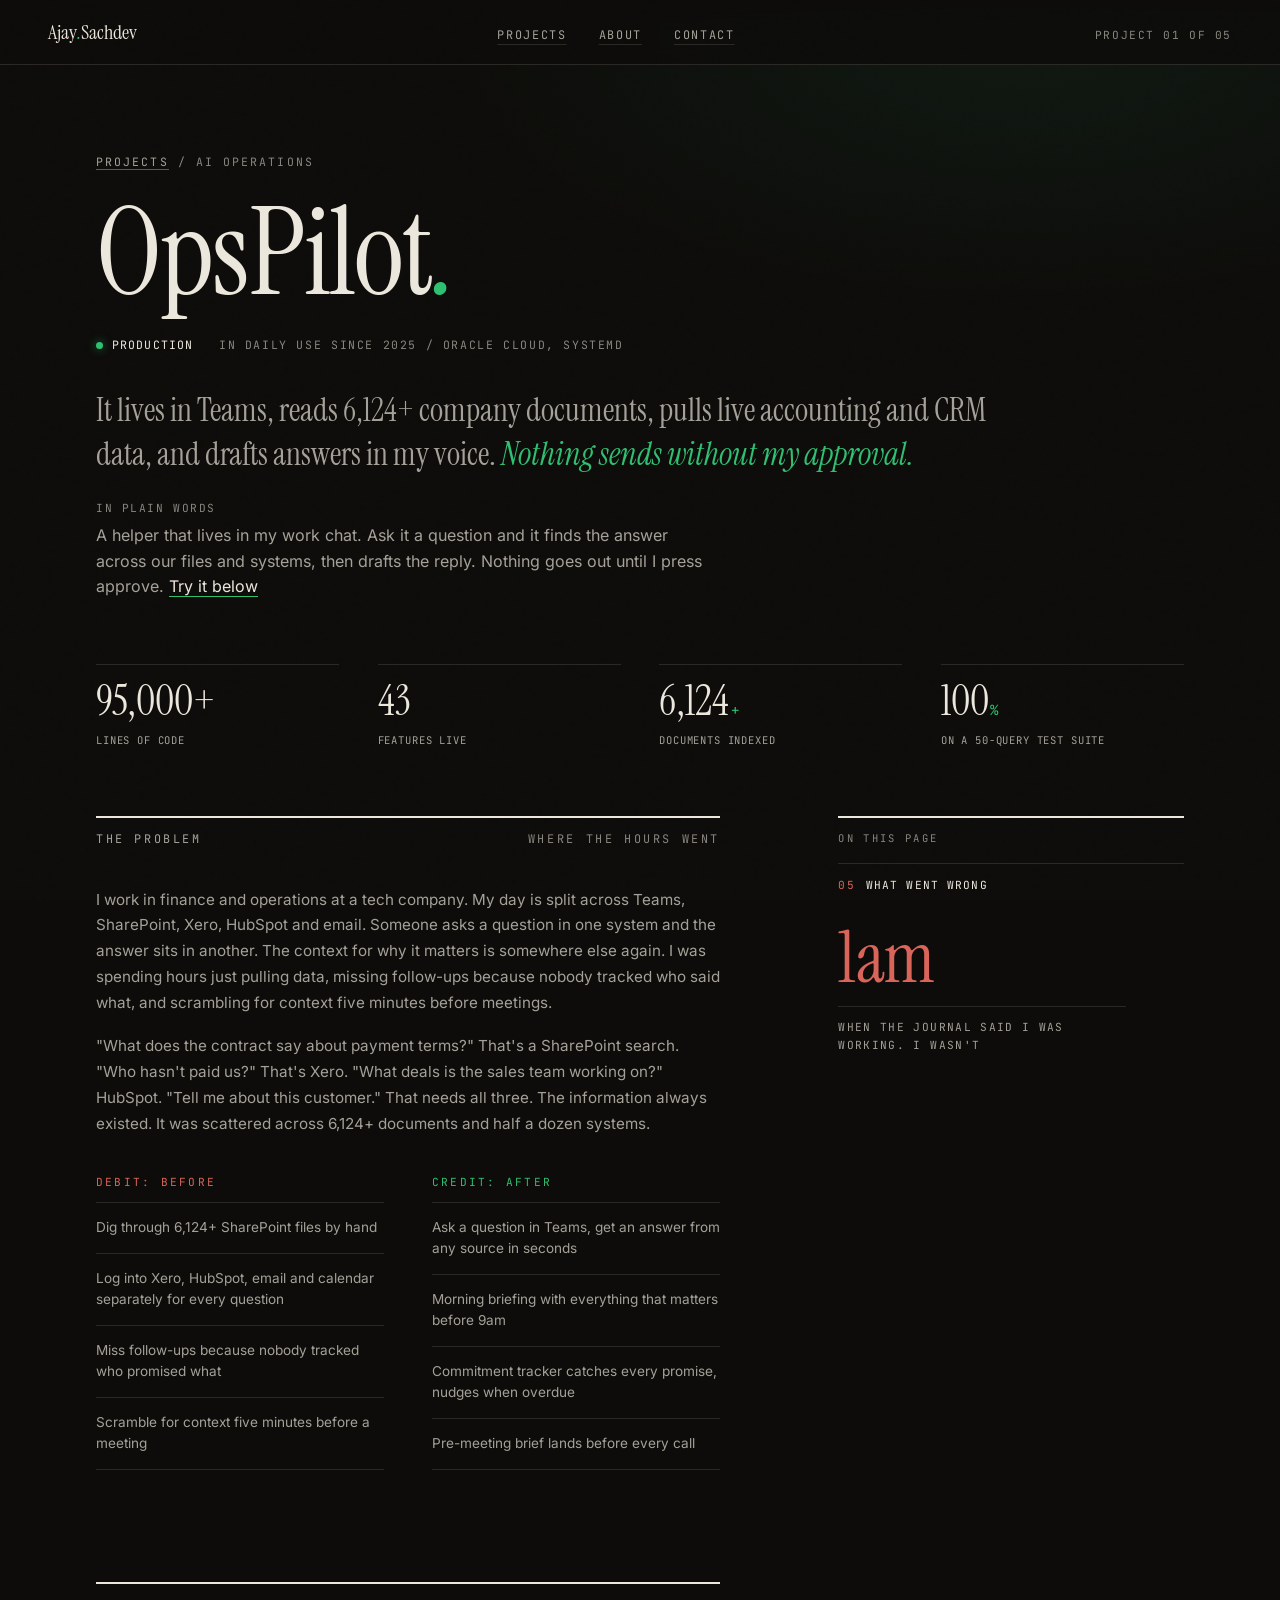
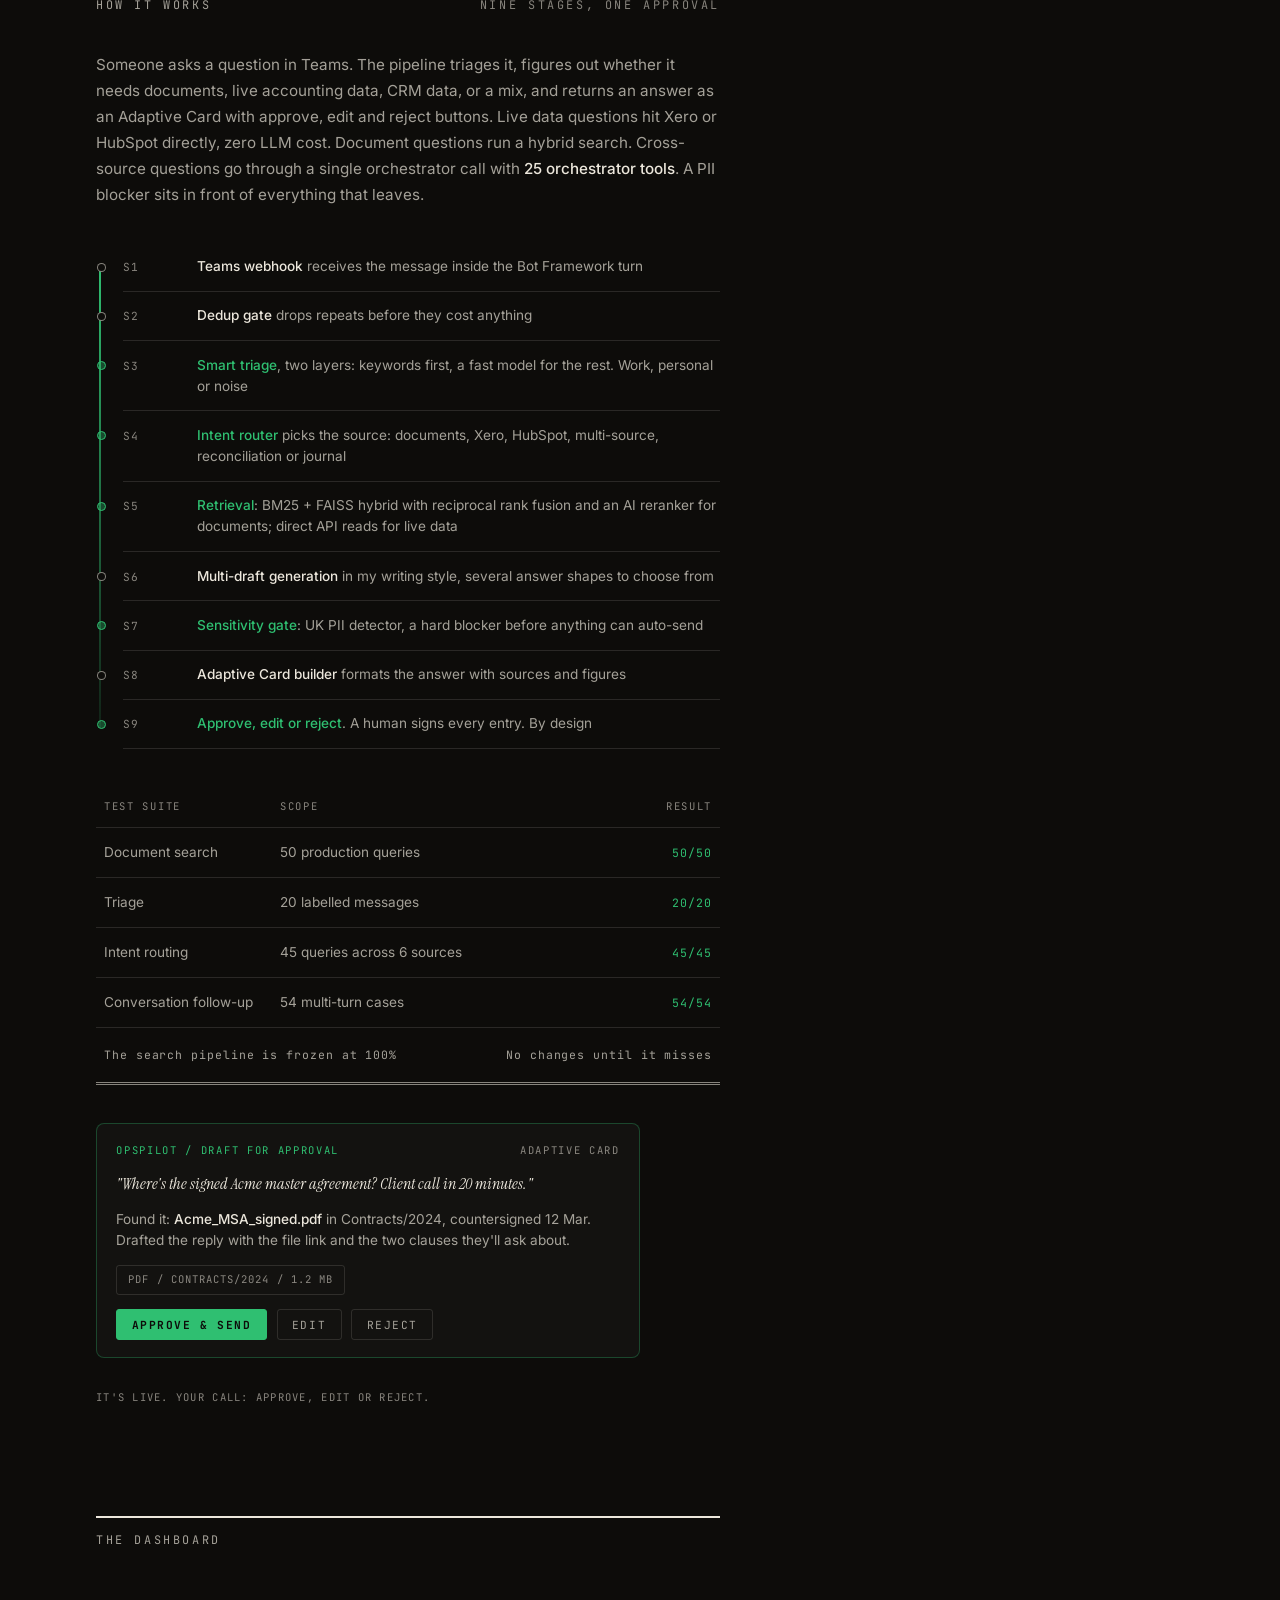
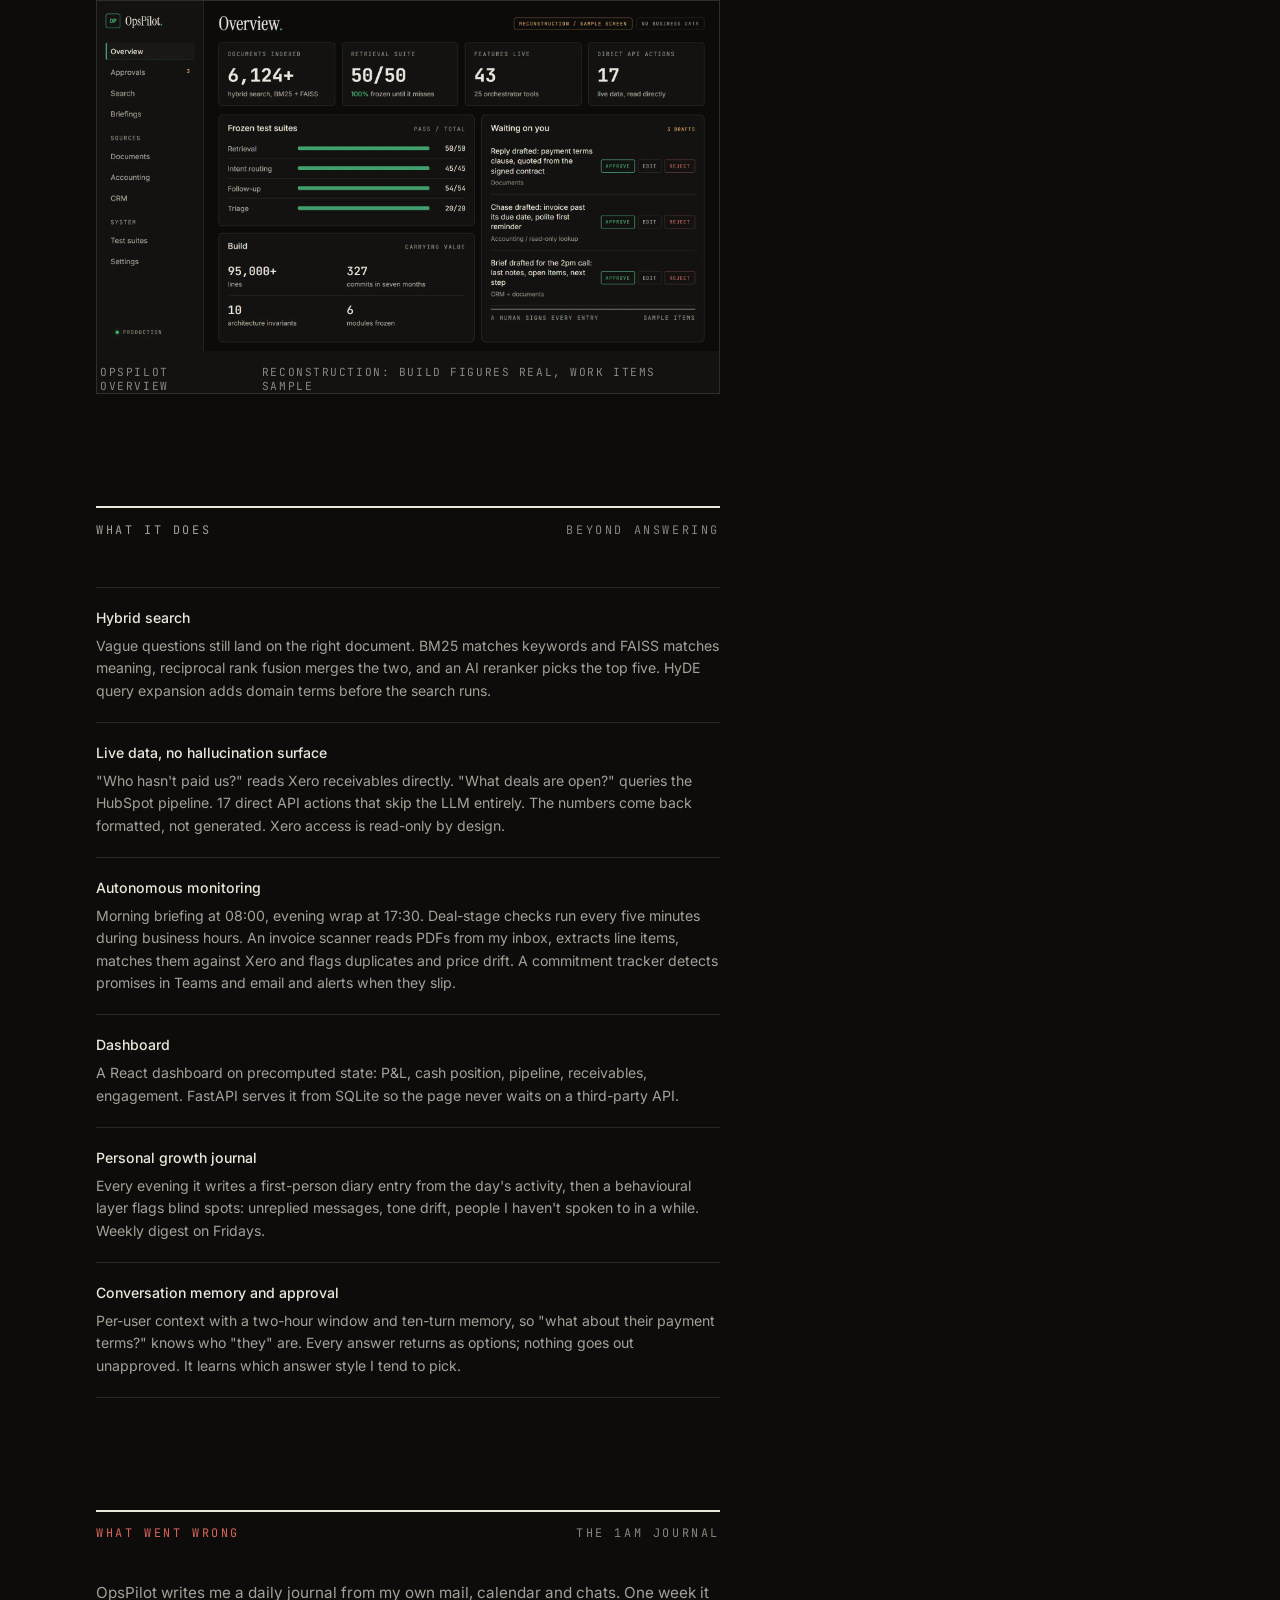
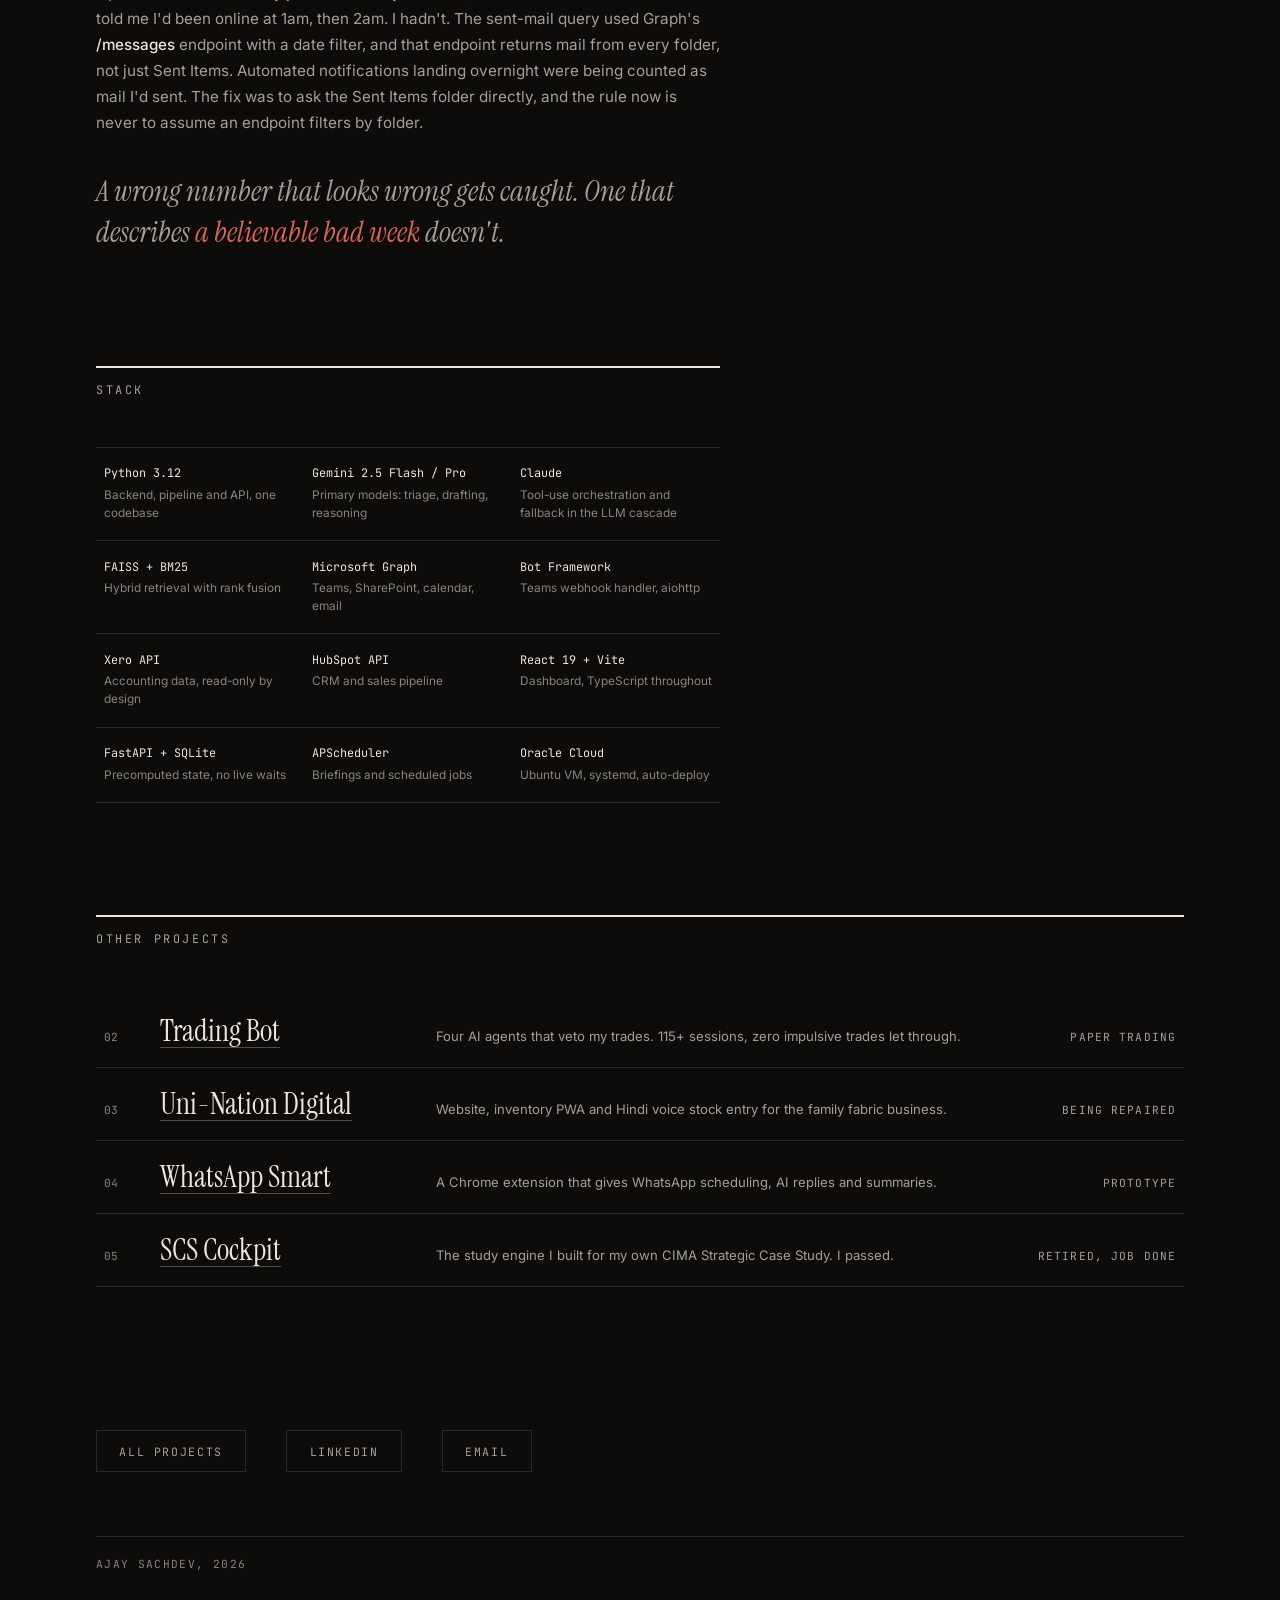
<file: projects/ajay-brain.html>
<!DOCTYPE html>
<html lang="en-GB">
<head>
<meta charset="UTF-8">
<meta name="viewport" content="width=device-width, initial-scale=1.0">
<title>OpsPilot | Ajay Sachdev</title>
<link rel="canonical" href="https://ajaysachdev.com/projects/opspilot.html">
<meta http-equiv="refresh" content="0; url=opspilot.html">
<meta name="theme-color" content="#0d0c0a">
<link rel="icon" href="data:image/svg+xml,%3Csvg xmlns='http://www.w3.org/2000/svg' viewBox='0 0 32 32'%3E%3Crect width='32' height='32' fill='%230d0c0a'/%3E%3Ccircle cx='16' cy='16' r='6' fill='%232fbf71'/%3E%3C/svg%3E">
<style>
body {
  background: #0d0c0a; color: rgba(236, 231, 220, 0.68);
  font-family: 'JetBrains Mono', Consolas, monospace; font-size: 0.8rem; letter-spacing: 0.08em;
  display: grid; place-items: center; min-height: 100vh; margin: 0; text-align: center;
}
a { color: #2fbf71; }
</style>
<script>location.replace('opspilot.html' + location.search + location.hash);</script>
</head>
<body>
<p>This entry was renamed to OpsPilot.<br><a href="opspilot.html">Continue to the entry</a></p>
</body>
</html>
</file>
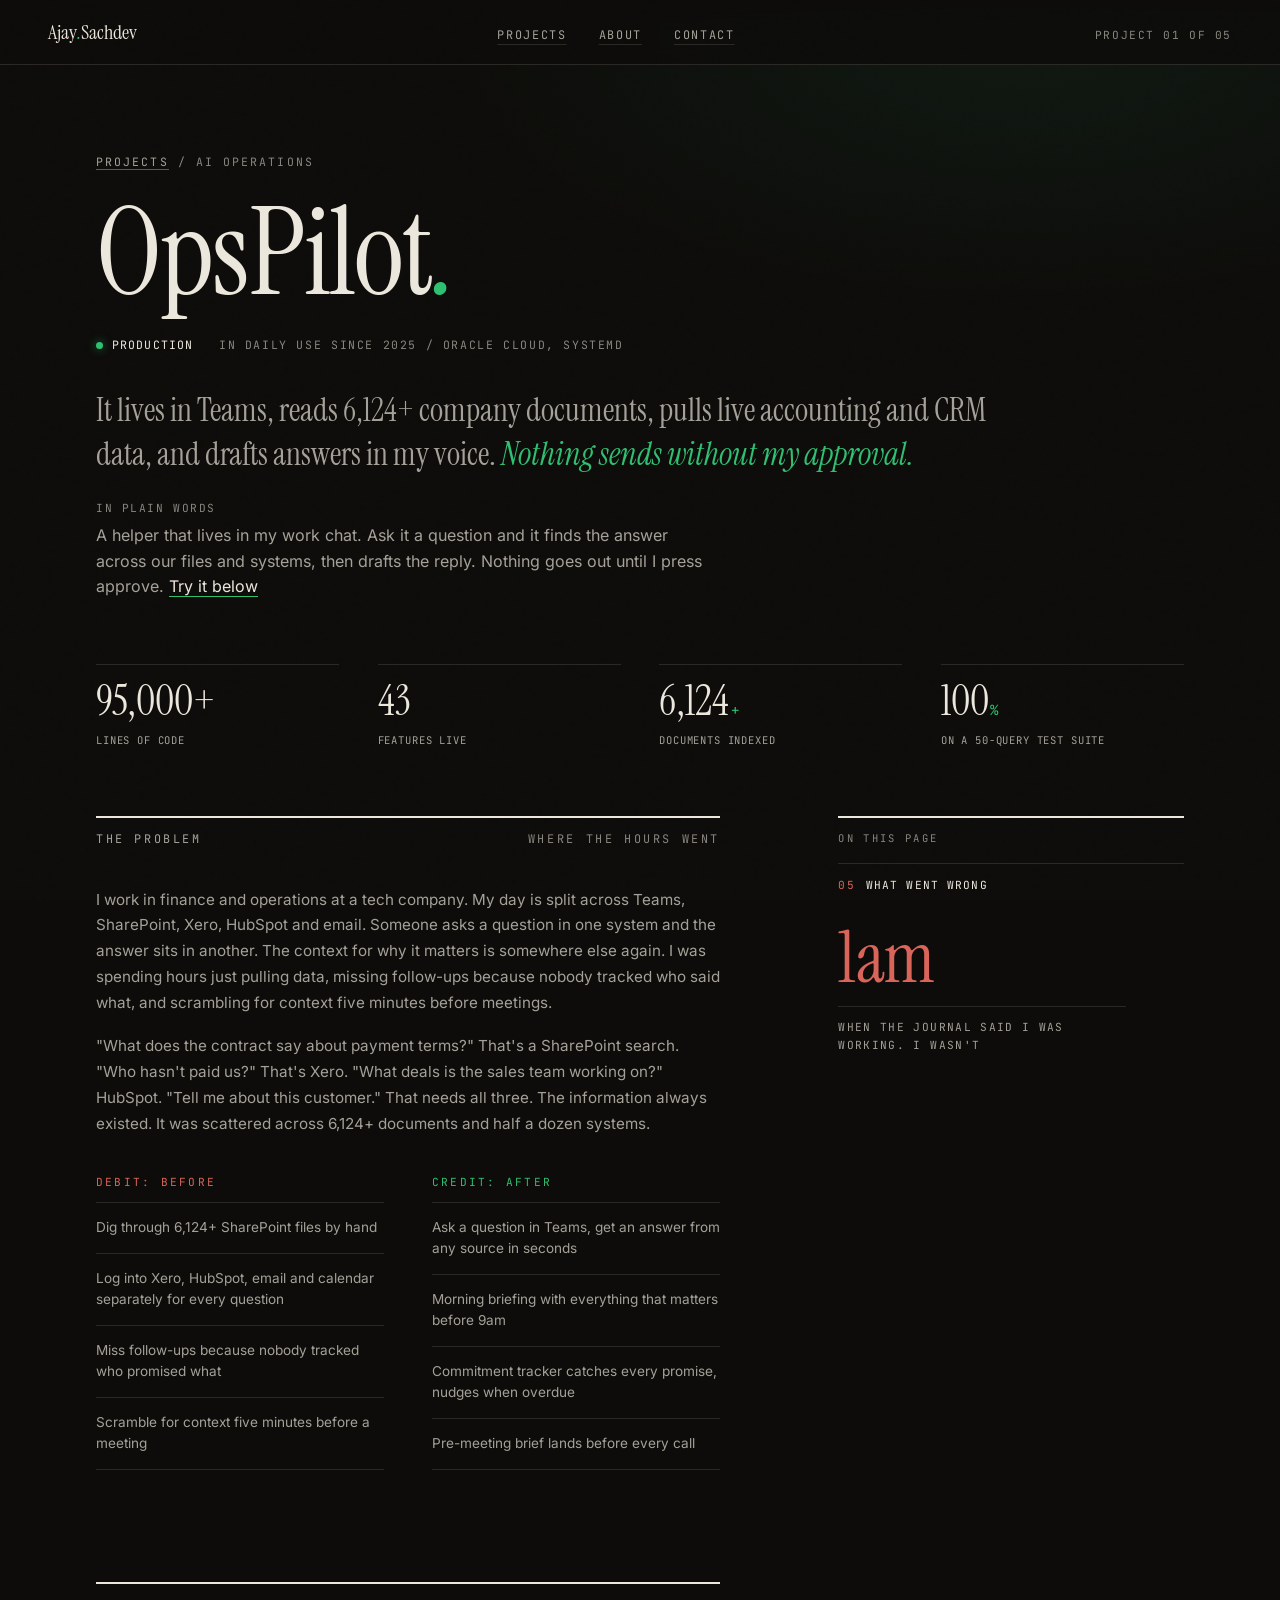
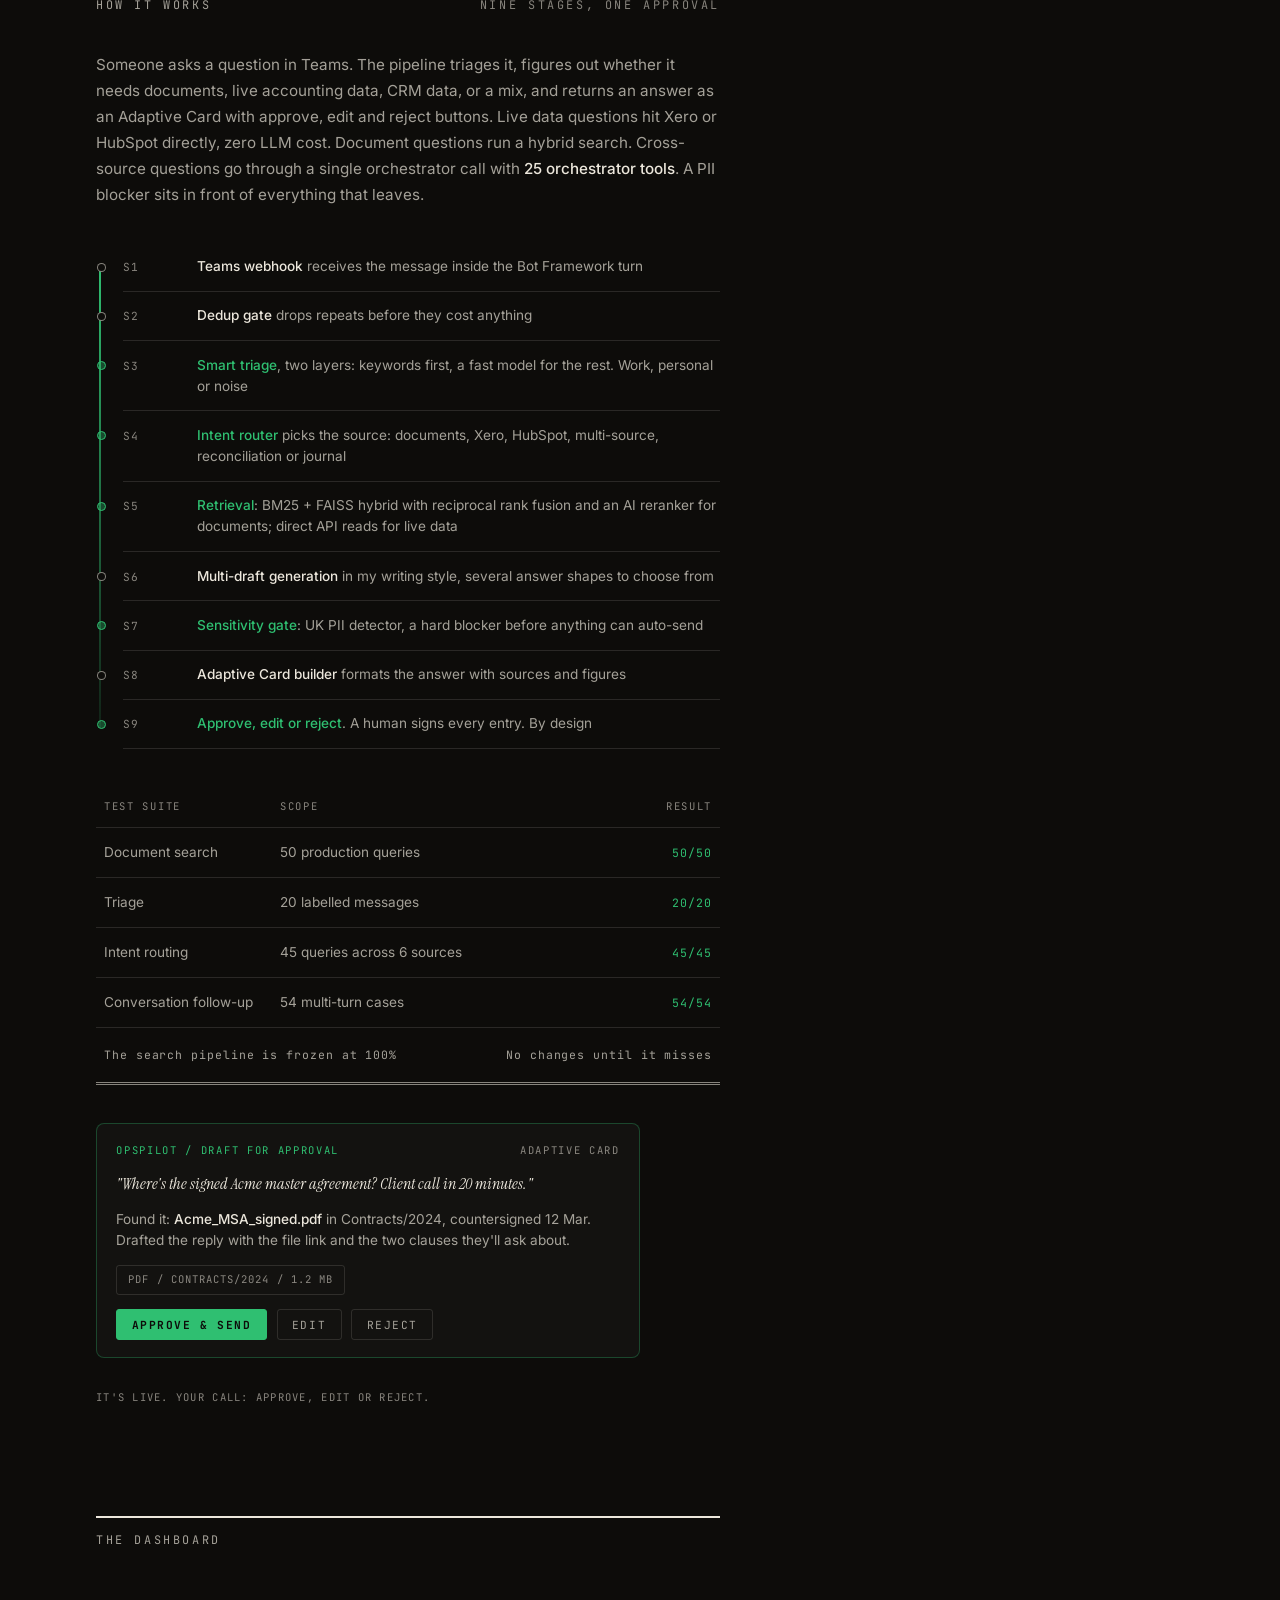
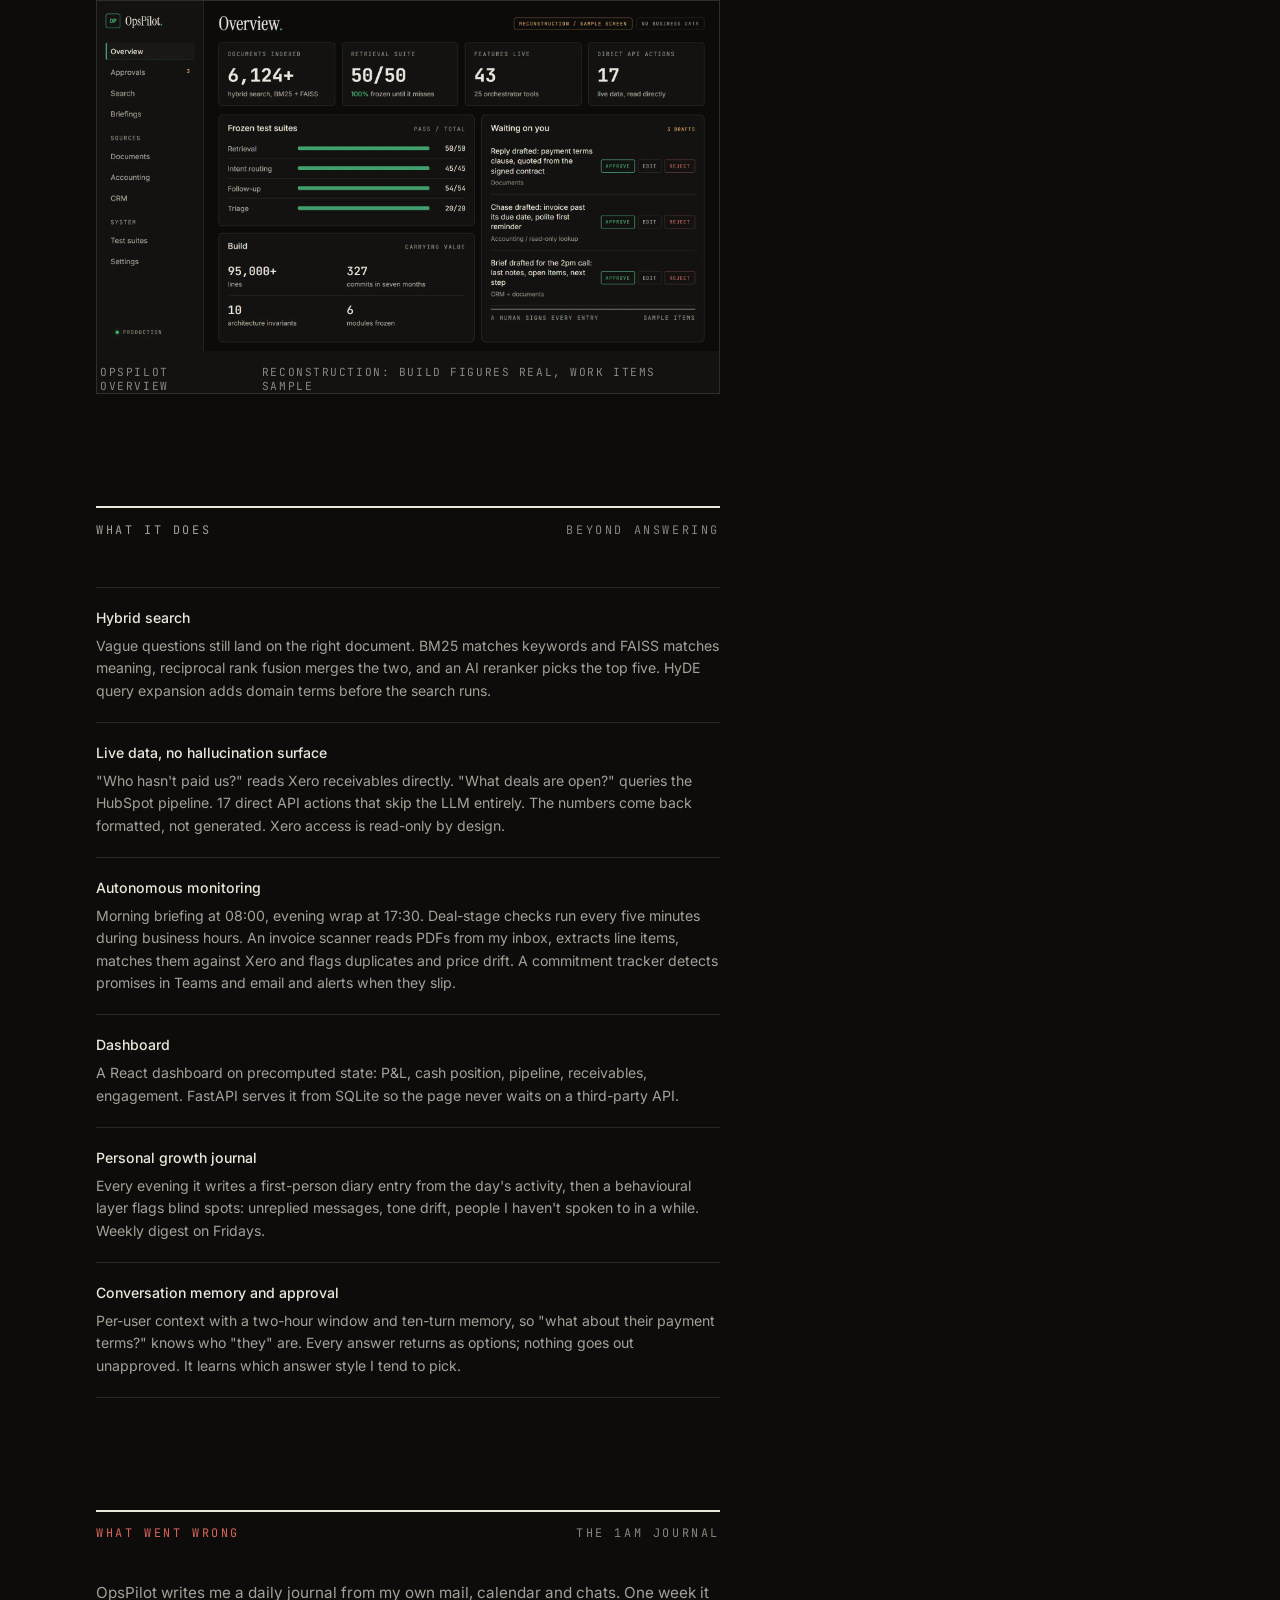
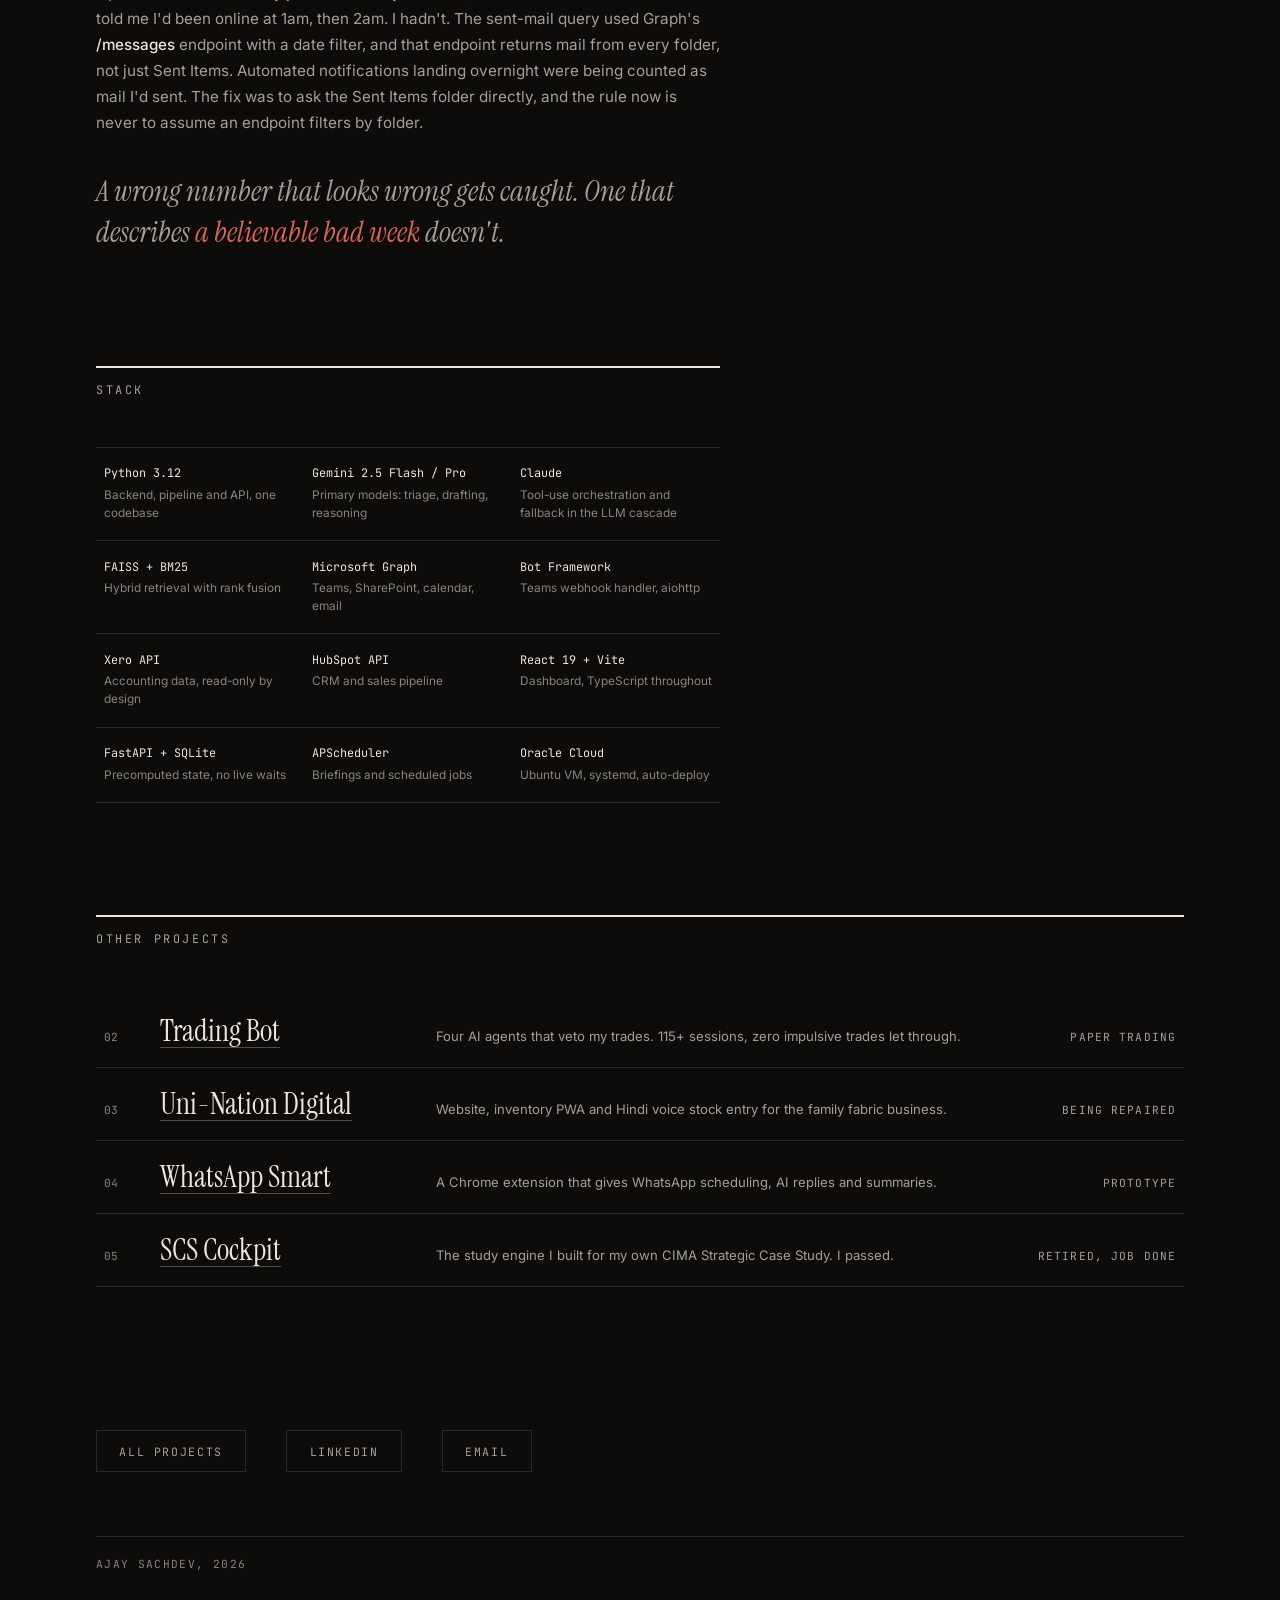
<file: projects/opspilot.html>
<!DOCTYPE html>
<html lang="en-GB">
<head>
<meta charset="UTF-8">
<meta name="viewport" content="width=device-width, initial-scale=1.0">
<title>OpsPilot | Ajay Sachdev</title>
<meta name="description" content="An AI layer inside Teams that searches 6,124+ documents, pulls live finance data and drafts replies I approve with one click. 95,000+ lines, 43 features.">
<meta property="og:title" content="OpsPilot | Ajay Sachdev">
<meta property="og:description" content="The AI that answers a finance manager's messages: hybrid search over 6,124+ documents, live accounting and CRM data, drafts approved with one click.">
<meta property="og:type" content="article">
<meta name="author" content="Ajay Sachdev">
<meta name="publish_date" property="og:publish_date" content="2026-07-22T00:00:00+0000">
<meta property="article:published_time" content="2026-07-22T00:00:00+00:00">
<meta property="article:author" content="Ajay Sachdev">
<link rel="canonical" href="https://ajaysachdev.com/projects/opspilot.html">
<meta property="og:url" content="https://ajaysachdev.com/projects/opspilot.html">
<meta property="og:image" content="https://ajaysachdev.com/images/og-card-2.jpg">
<meta property="og:image:width" content="1200">
<meta property="og:image:height" content="630">
<meta property="og:image:type" content="image/jpeg">
<meta property="og:image:alt" content="Ajay Sachdev. The accountant who ships code.">
<meta property="og:site_name" content="Ajay Sachdev">
<meta name="twitter:card" content="summary_large_image">
<meta name="twitter:title" content="OpsPilot | Ajay Sachdev">
<meta name="twitter:description" content="The AI that answers a finance manager's messages: hybrid search over 6,124+ documents, live accounting and CRM data, drafts approved with one click.">
<meta name="twitter:image" content="https://ajaysachdev.com/images/og-card-2.jpg">
<meta name="twitter:image:alt" content="Ajay Sachdev. The accountant who ships code.">
<script type="application/ld+json">
{"@context":"https://schema.org","@graph":[{"@type":"CreativeWork","@id":"https://ajaysachdev.com/projects/opspilot.html#case","name":"OpsPilot: case study","headline":"OpsPilot","description":"Case study: an AI operations layer that lives in Microsoft Teams. 95,000+ lines of code, 43 features live, 6,124+ documents indexed, 100% on a 50-query test suite. Built and run by a finance manager.","url":"https://ajaysachdev.com/projects/opspilot.html","inLanguage":"en-GB","image":"https://ajaysachdev.com/images/og-card-2.jpg","author":{"@type":"Person","@id":"https://ajaysachdev.com/#person","name":"Ajay Sachdev","url":"https://ajaysachdev.com/"},"creator":{"@type":"Person","@id":"https://ajaysachdev.com/#person","name":"Ajay Sachdev","url":"https://ajaysachdev.com/"}},{"@type":"BreadcrumbList","itemListElement":[{"@type":"ListItem","position":1,"name":"Home","item":"https://ajaysachdev.com/"},{"@type":"ListItem","position":2,"name":"Projects","item":"https://ajaysachdev.com/projects/"},{"@type":"ListItem","position":3,"name":"OpsPilot","item":"https://ajaysachdev.com/projects/opspilot.html"}]}]}
</script>
<meta name="theme-color" content="#0d0c0a">
<link rel="icon" href="data:image/svg+xml,%3Csvg xmlns='http://www.w3.org/2000/svg' viewBox='0 0 32 32'%3E%3Crect width='32' height='32' fill='%230d0c0a'/%3E%3Ccircle cx='16' cy='16' r='6' fill='%232fbf71'/%3E%3C/svg%3E">
<link rel="apple-touch-icon" href="../images/apple-touch-icon.png">

<link rel="preload" href="../vendor/fonts/inter-400-500-800-latin.woff2" as="font" type="font/woff2" crossorigin>
<link rel="preload" href="../vendor/fonts/instrumentserif-400-latin.woff2" as="font" type="font/woff2" crossorigin>
<link rel="preload" href="../vendor/fonts/instrumentserif-400-italic-latin.woff2" as="font" type="font/woff2" crossorigin>
<link rel="preload" href="../vendor/fonts/jetbrainsmono-400-500-700-latin.woff2" as="font" type="font/woff2" crossorigin>
<link rel="stylesheet" href="../css/design-tokens.css">
<script src="../js/nav.js" defer></script>
<style>
@font-face { font-family: 'Instrument Serif'; font-style: normal; font-weight: 400; font-display: swap; src: url('../vendor/fonts/instrumentserif-400-latin.woff2') format('woff2'); }
@font-face { font-family: 'Instrument Serif'; font-style: italic; font-weight: 400; font-display: swap; src: url('../vendor/fonts/instrumentserif-400-italic-latin.woff2') format('woff2'); }
@font-face { font-family: 'Inter'; font-style: normal; font-weight: 100 900; font-display: swap; src: url('../vendor/fonts/inter-400-500-800-latin.woff2') format('woff2'); }
@font-face { font-family: 'JetBrains Mono'; font-style: normal; font-weight: 100 800; font-display: swap; src: url('../vendor/fonts/jetbrainsmono-400-500-700-latin.woff2') format('woff2'); }
/* Metric-matched fallbacks (size-adjust): no layout shift when the webfonts swap in. Measured with fontTools against the Windows system faces, 08/10/2026 */
@font-face { font-family: 'Instrument Serif Fallback'; src: local('Georgia'); size-adjust: 76.92%; ascent-override: 128.71%; descent-override: 40.3%; line-gap-override: 0%; }
@font-face { font-family: 'Inter Fallback'; src: local('Arial'), local('Helvetica'); size-adjust: 107.48%; ascent-override: 90.14%; descent-override: 22.44%; line-gap-override: 0%; }
@font-face { font-family: 'JetBrains Mono Fallback'; src: local('Consolas'); size-adjust: 109.13%; ascent-override: 93.47%; descent-override: 27.49%; line-gap-override: 0%; }
</style>

<style>
/* ================= Tokens: The Ledger, entry pages ================= */
* { margin: 0; padding: 0; box-sizing: border-box; }
html { scrollbar-color: var(--paper-faint) var(--ink); overflow-x: clip; scroll-behavior: smooth; }
body {
  background: var(--ink); color: var(--paper); font-family: var(--sans);
  -webkit-font-smoothing: antialiased; -moz-osx-font-smoothing: grayscale;
  overflow-x: clip;
}
::selection { background: var(--credit); color: var(--ink); }
/* View transitions: shared in css/design-tokens.css (12B, title carries over) */
a { color: inherit; }
a:focus-visible, button:focus-visible, [tabindex]:focus-visible { outline: 2px solid var(--credit); outline-offset: 3px; }
.visually-hidden {
  position: absolute; width: 1px; height: 1px; padding: 0; margin: -1px;
  overflow: hidden; clip-path: inset(50%); white-space: nowrap; border: 0;
}
.skip-link {
  position: fixed; top: 0.9rem; left: 0.9rem; z-index: 200;
  font-family: var(--mono); font-size: 0.72rem; letter-spacing: 0.14em; text-transform: uppercase;
  color: var(--paper); background: var(--ink); border: 1px solid var(--credit);
  padding: 0.7rem 1.1rem; text-decoration: none;
  /* parked above the viewport AND invisible: iOS 26 Safari paints content behind its see-through status bar, so a parked link showed its green border there (14/10/2026) */
  transform: translateY(calc(-100% - 1.5rem)); opacity: 0; pointer-events: none;
  transition: transform var(--dur-micro) ease, opacity var(--dur-micro) ease;
}
.skip-link:focus { transform: translateY(0); opacity: 1; pointer-events: auto; }
body::after {
  content: ''; position: fixed; inset: 0; z-index: 60; pointer-events: none; mix-blend-mode: overlay;
  background-image: url("data:image/svg+xml,%3Csvg viewBox='0 0 256 256' xmlns='http://www.w3.org/2000/svg'%3E%3Cfilter id='n'%3E%3CfeTurbulence type='fractalNoise' baseFrequency='0.65' numOctaves='3' stitchTiles='stitch'/%3E%3C/filter%3E%3Crect width='100%25' height='100%25' filter='url(%23n)' opacity='0.04'/%3E%3C/svg%3E");
}
.wrap { max-width: 74rem; margin: 0 auto; padding: 0 clamp(1.25rem, 4vw, 3rem); }

/* Nav: shared component in css/design-tokens.css (nav C) */

/* ================= Entry head ================= */
main.wrap { padding-top: clamp(7rem, 12vw, 10rem); }
main.wrap > header { position: relative; z-index: 0; }
main.wrap > header::before {
  content: ''; position: absolute; inset: -9rem -18% -2rem; pointer-events: none; z-index: -1;
  background: radial-gradient(ellipse 55% 48% at 76% 4%, rgba(47, 191, 113, 0.07), transparent 70%);
}
.crumb {
  font-family: var(--mono); font-size: 0.72rem; letter-spacing: 0.18em; text-transform: uppercase;
  color: var(--paper-faint);
}
.crumb a { color: var(--paper-dim); text-decoration: none; border-bottom: 1px solid rgba(236, 231, 220, 0.35); transition: color var(--dur-link) var(--ease-micro), border-color var(--dur-link) var(--ease-micro); }
.crumb a:focus-visible { color: var(--paper); border-color: var(--credit); }
@media (hover: hover) { .crumb a:hover { color: var(--paper); border-color: var(--credit); } }
@media (max-width: 480px) { .crumb { letter-spacing: 0.1em; } }
h1 {
  view-transition-name: entry-title;
  font-family: var(--serif); font-weight: 400; font-size: clamp(3.2rem, 9.5vw, 8.5rem);
  line-height: 0.98; letter-spacing: -0.015em; margin-top: 1.6rem;
}
h1 em { color: var(--credit); }
.entry-status {
  display: flex; flex-wrap: wrap; gap: 0.6rem 1.6rem; align-items: baseline; margin-top: 1.5rem;
  font-family: var(--mono); font-size: 0.72rem; letter-spacing: 0.14em; text-transform: uppercase; color: var(--paper-faint);
}
.l-status { font-family: var(--mono); font-size: 0.72rem; letter-spacing: 0.1em; text-transform: uppercase; white-space: nowrap; color: var(--paper); }
.l-status i {
  display: inline-block; width: 7px; height: 7px; border-radius: 50%; margin-right: 0.55rem;
  background: var(--credit); box-shadow: 0 0 10px rgba(47, 191, 113, 0.6);
}
/* 14D (motion pass): only the system in production breathes */
.l-status.prod i { animation: pulse var(--dur-ambient) infinite; }
.l-status.amber i { background: var(--amber); box-shadow: 0 0 10px rgba(232, 179, 75, 0.5); }
@keyframes pulse { 0%, 100% { opacity: 1; } 50% { opacity: 0.45; } }
.entry-lede {
  margin-top: 2.2rem; font-family: var(--serif); font-size: clamp(1.35rem, 2.6vw, 2rem);
  line-height: 1.4; color: var(--paper-dim); max-width: 62ch;
}
.entry-lede em { color: var(--credit); }
.fig-row { display: grid; grid-template-columns: repeat(4, 1fr); gap: clamp(1.2rem, 3vw, 2.5rem); margin-top: clamp(2.5rem, 5vw, 4rem); }
.fig { border-top: 1px solid var(--rule); padding-top: 1rem; }
.fig-num { display: block; font-family: var(--serif); font-size: clamp(1.7rem, 3.4vw, 2.6rem); line-height: 1; font-variant-numeric: tabular-nums; }
.fig-num i { font-style: normal; font-family: var(--mono); font-size: 0.34em; letter-spacing: 0.05em; color: var(--credit); margin: 0 0.12em; }
.fig-lab { display: block; margin-top: 0.65rem; font-family: var(--mono); font-size: 0.66rem; letter-spacing: 0.08em; line-height: 1.5; color: var(--paper-dim); text-transform: uppercase; }
@media (max-width: 720px) { .fig-row { grid-template-columns: 1fr 1fr; } }

/* ================= Notes (sections) ================= */
.section-head {
  font-family: var(--mono); font-size: 0.74rem; letter-spacing: 0.22em; text-transform: uppercase;
  color: var(--paper-dim); padding: 0.85rem 0; border-top: 2px solid var(--paper);
  display: flex; justify-content: space-between; gap: 1rem; margin-top: clamp(4.5rem, 9vw, 7rem);
}
.section-head .right { color: var(--paper-faint); text-align: right; }
.section-head h2 { font: inherit; margin: 0; letter-spacing: inherit; text-transform: inherit; color: inherit; }
/* What went wrong: one failure per entry, told straight. Debit red label (brief 2.5) */
.wrong .section-head > h2 { color: var(--debit); }
.wrong .pull span { color: var(--debit); }
/* First note sits tighter: the entry head's fig row already provides the air */
header + section .section-head, .notes-col > section:first-child .section-head { margin-top: clamp(2.8rem, 5.5vw, 4.2rem); }
.prose { margin-top: 1.6rem; max-width: 62rem; color: var(--paper-dim); line-height: 1.7; font-size: 0.95rem; text-wrap: pretty; }
.prose + .prose { margin-top: 1.1rem; }
.prose b { color: var(--paper); font-weight: 500; }
.pull {
  margin-top: 2.2rem; font-family: var(--serif); font-style: italic; font-size: clamp(1.25rem, 2.3vw, 1.8rem);
  line-height: 1.45; color: var(--paper-dim); max-width: 38rem;
}
.pull span { color: var(--credit); }

/* Debit / credit comparison */
.ba { display: grid; grid-template-columns: 1fr 1fr; gap: clamp(1.5rem, 4vw, 3rem); margin-top: 2.4rem; }
.ba h2 { font-family: var(--mono); font-weight: 400; font-size: 0.7rem; letter-spacing: 0.2em; text-transform: uppercase; padding-bottom: 0.8rem; border-bottom: 1px solid var(--rule); }
.ba .deb h2 { color: var(--debit); }
.ba .cred h2 { color: var(--credit); }
.ba ul { list-style: none; }
.ba li {
  padding: 0.9rem 0; border-bottom: 1px solid var(--rule);
  font-size: 0.85rem; line-height: 1.55; color: var(--paper-dim);
}
@media (max-width: 680px) { .ba { grid-template-columns: 1fr; } }

/* Pipeline: a drawn vertical rail, stages stamp in as it draws */
.pipe { list-style: none; margin-top: 2.2rem; max-width: 44rem; counter-reset: stage; position: relative; padding-left: 1.7rem; }
.pipe::before {
  content: ''; position: absolute; left: 3px; top: 1.4rem; bottom: 1.4rem; width: 1.5px;
  background: linear-gradient(180deg, var(--credit), rgba(47, 191, 113, 0.12));
  transform: scaleY(0); transform-origin: top;
  transition: transform 1.7s var(--ease-out) var(--dur-instant);
}
.pipe.in::before { transform: scaleY(1); }
.pipe li {
  display: grid; grid-template-columns: 3.4rem 1fr; gap: 1.2rem; align-items: baseline;
  padding: 0.85rem 0; border-bottom: 1px solid var(--rule);
  font-size: 0.85rem; line-height: 1.55; color: var(--paper-dim);
  position: relative; opacity: 0; transform: translateX(-10px);
  transition: opacity var(--dur-medium) ease, transform var(--dur-medium) ease;
}
.pipe.in li { opacity: 1; transform: none; }
.pipe li:nth-child(1) { transition-delay: 0.15s; } .pipe li:nth-child(2) { transition-delay: 0.3s; }
.pipe li:nth-child(3) { transition-delay: 0.45s; } .pipe li:nth-child(4) { transition-delay: 0.6s; }
.pipe li:nth-child(5) { transition-delay: 0.75s; } .pipe li:nth-child(6) { transition-delay: 0.9s; }
.pipe li:nth-child(7) { transition-delay: 1.05s; } .pipe li:nth-child(8) { transition-delay: 1.2s; }
.pipe li:nth-child(9) { transition-delay: 1.35s; }
.pipe li::before {
  counter-increment: stage; content: "S" counter(stage);
  font-family: var(--mono); font-size: 0.7rem; letter-spacing: 0.1em; color: var(--paper-faint);
}
.pipe li::after {
  content: ''; position: absolute; left: calc(-1.7rem + 0.5px); top: 1.25rem;
  width: 7px; height: 7px; border-radius: 50%;
  background: var(--ink); border: 1px solid var(--paper-faint);
}
.pipe li.hl::after { border-color: var(--credit); background: rgba(47, 191, 113, 0.35); }
.pipe b { color: var(--paper); font-weight: 500; }
.pipe .hl b { color: var(--credit); }

/* Adaptive Card mock: the answer format, drawn not screenshotted */
.adcard {
  margin-top: 2.4rem; max-width: 34rem; border: 1px solid rgba(47, 191, 113, 0.3); border-radius: 8px;
  background: var(--ink-2); padding: 1.1rem 1.2rem; font-size: 0.85rem; line-height: 1.6; color: var(--paper-dim);
}
.adcard > div { opacity: 0; transform: translateY(8px); transition: opacity var(--dur-medium) ease, transform var(--dur-medium) ease; }
.adcard.in > div { opacity: 1; transform: none; }
/* Decided (motion pass): the card does not reveal itself as well; only its five parts arrive */
.adcard.reveal { opacity: 1; transform: none; transition: none; }
.adcard.in > div:nth-child(1) { transition-delay: 0.1s; }
.adcard.in > div:nth-child(2) { transition-delay: 0.3s; }
.adcard.in > div:nth-child(3) { transition-delay: 0.55s; }
.adcard.in > div:nth-child(4) { transition-delay: 0.8s; }
.adcard.in > div:nth-child(5) { transition-delay: 1.05s; }
.ac-head {
  display: flex; justify-content: space-between; gap: 1rem; margin-bottom: 0.8rem;
  font-family: var(--mono); font-size: 0.66rem; letter-spacing: 0.16em; text-transform: uppercase;
}
.ac-head span:first-child { color: var(--credit); }
.ac-head span:last-child { color: var(--paper-faint); }
.ac-q { font-family: var(--serif); font-style: italic; font-size: 1.02rem; color: var(--paper); }
.ac-a { margin-top: 0.7rem; }
.ac-a b { color: var(--paper); font-weight: 500; }
.ac-file {
  margin-top: 0.8rem; display: inline-block; padding: 0.35rem 0.7rem; border: 1px solid var(--rule); border-radius: 3px;
  font-family: var(--mono); font-size: 0.66rem; letter-spacing: 0.1em; color: var(--paper-faint);
}
.ac-btns { margin-top: 0.9rem; display: flex; gap: 0.6rem; flex-wrap: wrap; }
.ac-btns span {
  padding: 0.45rem 0.9rem; border-radius: 3px; border: 1px solid var(--rule);
  font-family: var(--mono); font-size: 0.7rem; letter-spacing: 0.14em; text-transform: uppercase; color: var(--paper-dim);
}
.ac-btns .go { background: var(--credit); border-color: var(--credit); color: var(--ink); font-weight: 700; }

/* Ledger tables */
.ledger { width: 100%; border-collapse: collapse; margin-top: 2.2rem; }
.ledger th {
  font-family: var(--mono); font-weight: 400; font-size: 0.66rem; letter-spacing: 0.16em;
  text-transform: uppercase; color: var(--paper-faint); text-align: left;
  padding: 0.9rem 0.5rem; border-bottom: 1px solid var(--rule);
}
.ledger th:last-child, .ledger td:last-child { text-align: right; }
.ledger td { padding: 1rem 0.5rem; border-bottom: 1px solid var(--rule); vertical-align: baseline; font-size: 0.85rem; color: var(--paper-dim); }
.ledger td.mono { font-family: var(--mono); font-size: 0.78rem; font-variant-numeric: tabular-nums; white-space: nowrap; }
.ledger td .ok { color: var(--credit); font-family: var(--mono); font-size: 0.72rem; letter-spacing: 0.08em; }
.ledger tfoot td {
  font-family: var(--mono); font-size: 0.72rem; letter-spacing: 0.08em; line-height: 1.6;
  color: var(--paper-dim); border-bottom: 3px double var(--paper-faint); padding: 1.1rem 0.5rem;
}

/* Feature notes */
.notes { list-style: none; margin-top: 2.2rem; }
.notes li {
  padding: 1.2rem 0; border-bottom: 1px solid var(--rule);
  font-size: 0.88rem; line-height: 1.6; color: var(--paper-dim);
}
.notes li:first-child { border-top: 1px solid var(--rule); }
.notes b { display: block; color: var(--paper); font-weight: 500; margin-bottom: 0.35rem; }

/* Exhibit figure */
.exhibit-fig { margin-top: 2.4rem; }
.exhibit-fig figure { overflow: hidden; border: 1px solid var(--rule); background: var(--ink-2); }
.exhibit-fig img { width: 100%; display: block; filter: saturate(0.8); }
.exhibit-fig figcaption {
  display: flex; justify-content: space-between; gap: 1rem; padding: 0.9rem 0.2rem 0;
  font-family: var(--mono); font-size: 0.7rem; letter-spacing: 0.14em; color: var(--paper-faint); text-transform: uppercase;
}

/* Stack grid */
.stack { display: grid; grid-template-columns: repeat(3, 1fr); gap: 0; margin-top: 2.2rem; border-top: 1px solid var(--rule); }
.stack div { padding: 1.1rem 0.5rem; border-bottom: 1px solid var(--rule); }
.stack .s-name { display: block; font-family: var(--mono); font-size: 0.74rem; color: var(--paper); }
.stack .s-role { display: block; margin-top: 0.35rem; font-size: 0.74rem; line-height: 1.5; color: var(--paper-faint); }
@media (max-width: 760px) { .stack { grid-template-columns: 1fr 1fr; } }
@media (max-width: 460px) { .stack { grid-template-columns: 1fr; } }

/* Other entries */
.others { width: 100%; border-collapse: collapse; margin-top: 2.2rem; }
.others td { padding: 1.3rem 0.5rem; border-bottom: 1px solid var(--rule); vertical-align: baseline; }
.others tr { cursor: pointer; }
.others tr:focus-visible { outline-offset: -2px; }
.o-ref { font-family: var(--mono); font-size: 0.7rem; color: var(--paper-faint); width: 3.5rem; }
.o-name { font-family: var(--serif); font-size: clamp(1.3rem, 2.4vw, 1.9rem); line-height: 1; white-space: nowrap; text-decoration: underline; text-decoration-thickness: 1px; text-underline-offset: 6px; text-decoration-color: rgba(236, 231, 220, 0.3); transition: text-decoration-color var(--dur-link) var(--ease-micro); }
/* 13B (motion pass): same rule as /projects/ and every link (Paco, measured 240ms) */
.others tr:focus-visible .o-name { text-decoration-color: var(--credit); }
@media (hover: hover) { .others tr:hover .o-name { text-decoration-color: var(--credit); } }
a.o-name { color: inherit; }
.others tr:focus-within .o-name { text-decoration-color: var(--credit); }
.o-desc { font-size: 0.82rem; color: var(--paper-dim); max-width: 26rem; line-height: 1.55; }
.o-status { font-family: var(--mono); font-size: 0.7rem; letter-spacing: 0.1em; text-transform: uppercase; text-align: right; white-space: nowrap; color: var(--paper-dim); }
@media (max-width: 680px) { .o-desc { display: none; } }

/* ================= v4 body grid + margin rail (brief 3.1) =================
   >=1024px: notes in columns 1-7, sticky rail in 9-12. The rail holds a ledger
   index that ticks as each note enters, and one marginal panel per note that
   swaps with a 0.3s fade. Below 1024px the rail is hidden; with JS off the
   first panel shows. */
.rail { display: none; }
@media (min-width: 1024px) {
  .body-grid { display: grid; grid-template-columns: repeat(12, minmax(0, 1fr)); column-gap: clamp(1.25rem, 2vw, 2rem); }
  .notes-col { grid-column: 1 / 8; min-width: 0; }
  .rail { display: block; grid-column: 9 / 13; }
  .rail-inner { position: sticky; top: 6.5rem; margin-top: clamp(2.8rem, 5.5vw, 4.2rem); padding-top: 0.85rem; border-top: 2px solid var(--paper); }
}
.rail-head { display: flex; justify-content: space-between; font-family: var(--mono); font-size: 0.66rem; letter-spacing: 0.22em; text-transform: uppercase; color: var(--paper-faint); }
/* 17A + 4C's hairline (motion pass): one hairline that fills as you read the notes, the current note's name, its stat below */
.rail-line { margin-top: 1.1rem; }
.rail-track { position: relative; height: 1px; background: var(--rule); }
.rail-fill { position: absolute; inset: 0; background: var(--credit); transform-origin: left; transform: scaleX(0); }
.rail-cur { margin-top: 0.85rem; font-family: var(--mono); font-size: 0.7rem; letter-spacing: 0.1em; text-transform: uppercase; color: var(--paper); }
.rail-cur b { font-weight: 400; color: var(--credit); margin-right: 0.7rem; }
.rail-cur.debit b { color: var(--debit); }
.rail-panels { display: grid; margin-top: 2rem; }
.rp { grid-area: 1 / 1; opacity: 0; visibility: hidden; transition: opacity var(--dur-micro) ease, visibility var(--dur-micro); }
.rp.on { opacity: 1; visibility: visible; }
.rp-num { display: block; font-family: var(--serif); font-size: clamp(3.6rem, 5.6vw, 5.4rem); line-height: 0.95; letter-spacing: -0.01em; font-variant-numeric: tabular-nums; color: var(--paper); }
.rp.debit .rp-num { color: var(--debit); }
.rp-lab { display: block; margin-top: 0.9rem; padding-top: 0.75rem; border-top: 1px solid var(--rule); font-family: var(--mono); font-size: 0.7rem; letter-spacing: 0.12em; line-height: 1.6; text-transform: uppercase; color: var(--paper-dim); max-width: 18rem; }

/* ================= v4 signature moment kit (brief 3.2) ================= */
.mo-bar { display: flex; flex-wrap: wrap; gap: 0.6rem; align-items: center; margin-top: 1rem; }
.mo-btn {
  font-family: var(--mono); font-size: 0.7rem; letter-spacing: 0.14em; text-transform: uppercase;
  padding: 0.6rem 1rem; border-radius: 3px; border: 1px solid color-mix(in srgb, var(--credit) 45%, transparent); background: transparent;
  color: var(--credit); cursor: pointer; transition: color var(--dur-link) var(--ease-micro), border-color var(--dur-link) var(--ease-micro);
}
.mo-btn:focus-visible { color: var(--paper); border-color: var(--credit); }
@media (hover: hover) { .mo-btn:hover:not(:disabled) { color: var(--paper); border-color: var(--credit); } }
.mo-btn:disabled { opacity: 0.45; cursor: default; }
.mo-btn.ghost { border-color: var(--rule); color: var(--paper-dim); }
@media (hover: hover) { .mo-btn.ghost:hover:not(:disabled) { background: transparent; border-color: var(--paper-dim); color: var(--paper); } }
.mo-replay, .mo-hide { display: none; }
.mo-replay.show { display: inline-block; }
.mo-hint { font-family: var(--mono); font-size: 0.66rem; letter-spacing: 0.12em; text-transform: uppercase; color: var(--paper-faint); }
.visually-hidden { position: absolute; width: 1px; height: 1px; overflow: hidden; clip: rect(0 0 0 0); white-space: nowrap; }
/* OpsPilot moment: the card is live */
.adcard { position: relative; }
@media (pointer: coarse) { .ac-btns button { min-height: 44px; } }
.ac-btns button {
  padding: 0.45rem 0.9rem; border-radius: 3px; border: 1px solid var(--rule); background: transparent; cursor: pointer;
  font-family: var(--mono); font-size: 0.7rem; letter-spacing: 0.14em; text-transform: uppercase; color: var(--paper-dim);
  transition: border-color var(--dur-micro) ease, color var(--dur-micro) ease, opacity var(--dur-micro) ease;
}
@media (hover: hover) { .ac-btns button:hover:not(:disabled) { border-color: var(--paper-dim); color: var(--paper); } }
.ac-btns button.go { background: var(--credit); border-color: var(--credit); color: var(--ink); font-weight: 700; }
.ac-btns button:disabled { opacity: 0.35; cursor: default; }
.adcard.editing .ac-a { outline: 1px dashed rgba(47, 191, 113, 0.6); outline-offset: 5px; border-radius: 2px; color: var(--paper); }
.adcard.filed > div { opacity: 0.4; transition: opacity var(--dur-short) ease; }
.ac-stamp {
  position: absolute; right: 1.4rem; top: 38%; pointer-events: none;
  font-family: var(--mono); font-weight: 700; font-size: 1.25rem; letter-spacing: 0.18em; text-transform: uppercase;
  padding: 0.35rem 1rem; border: 3px solid currentColor; border-radius: 4px; background: rgba(19, 18, 16, 0.75);
  opacity: 0; transform: rotate(-8deg) scale(1.35);
}
.ac-stamp.sent { color: var(--credit); }
.ac-stamp.declined { color: var(--debit); }
.ac-stamp.on { animation: acStamp 0.35s var(--ease-out) forwards; }
@keyframes acStamp { to { opacity: 1; transform: rotate(-8deg) scale(1); } }
.ac-log { max-width: 34rem; min-height: 1rem; }
.ac-row {
  display: grid; grid-template-columns: 2.4rem 3.2rem 1fr auto; gap: 0.6rem; align-items: baseline; margin-top: 1rem;
  padding: 0.7rem 0 0.6rem; border-top: 1px solid var(--rule); border-bottom: 3px double var(--paper-faint);
  font-family: var(--mono); font-size: 0.7rem; letter-spacing: 0.06em; line-height: 1.5; color: var(--paper-dim);
  opacity: 0; transform: translateY(-6px); transition: opacity var(--dur-short) ease, transform var(--dur-short) ease;
}
.ac-row.in { opacity: 1; transform: none; }
.ac-row b { font-weight: 700; letter-spacing: 0.14em; text-transform: uppercase; }
.ac-row.sent b { color: var(--credit); }
.ac-row.declined b { color: var(--debit); }

/* ================= Footer ================= */
footer.wrap { padding-top: clamp(4rem, 8vw, 7rem); padding-bottom: 2rem; }
.foot-links { display: flex; flex-wrap: wrap; gap: 1rem 2.5rem; margin-top: 2.5rem; }
.foot-links a {
  font-family: var(--mono); font-size: 0.72rem; letter-spacing: 0.14em; text-transform: uppercase;
  color: var(--paper-dim); text-decoration: none; border: 1px solid var(--rule); padding: 0.8rem 1.4rem;
  transition: color var(--dur-link) var(--ease-micro), border-color var(--dur-link) var(--ease-micro);
}
.foot-links a:focus-visible { color: var(--paper); border-color: var(--credit); }
@media (hover: hover) { .foot-links a:hover { color: var(--paper); border-color: var(--credit); } }
@media (max-width: 480px) { .foot-links a { flex: 1 1 40%; text-align: center; } }
.foot-sign {
  margin-top: 4rem; padding-top: 1.2rem; border-top: 1px solid var(--rule);
  display: flex; justify-content: space-between; flex-wrap: wrap; gap: 0.6rem 2rem;
  font-family: var(--mono); font-size: 0.7rem; letter-spacing: 0.12em; color: var(--paper-faint); text-transform: uppercase;
}

/* ================= Reveal + motion prefs ================= */
/* Reveal B (motion pass): Paco, measured: 600ms, 10px, plain ease; items entering together 120ms apart (JS) */
.reveal { opacity: 0; transform: translateY(var(--reveal-dist)); transition: opacity var(--dur-reveal) var(--ease-reveal), transform var(--dur-reveal) var(--ease-reveal); }
.reveal.in { opacity: 1; transform: none; }
/* Above the fold the entry head is visible from the first frame and only slides: an opacity-0 start made the LCP wait for JS (render delay ~1.8s) */
main.wrap > header .reveal { opacity: 1; }
@media (prefers-reduced-motion: reduce) {
  *, *::before, *::after { animation-duration: 0.01ms !important; animation-iteration-count: 1 !important; transition-duration: 0.01ms !important; }
  .reveal { opacity: 1; transform: none; }
  .pipe li { opacity: 1; transform: none; }
  .pipe::before { transform: scaleY(1); }
  html { scroll-behavior: auto; }
}
</style>
<noscript><style>.reveal { opacity: 1; transform: none; } .adcard > div { opacity: 1; transform: none; } .pipe li { opacity: 1; transform: none; } .pipe::before { transform: scaleY(1); }</style></noscript>
</head>
<body>

<a class="skip-link" href="#entry">Skip to content</a>

<nav id="nav" class="site-nav" aria-label="Main">
  <div class="nav-bar">
    <a class="nav-mark" href="../index.html">Ajay<em>.</em>Sachdev</a>
    <div class="nav-links">
      <a href="./">Projects</a>
      <a class="nav-hide-sm" href="../about/">About</a>
      <a href="../index.html#contact">Contact</a>
    </div>
    <span class="nav-fy">PROJECT 01 OF 05</span>
  </div>
</nav>

<main id="entry" class="wrap">

  <header>
    <p class="crumb reveal"><a href="./">Projects</a> / AI operations</p>
    <h1 class="reveal">OpsPilot<em>.</em></h1>
    <p class="entry-status reveal"><span class="l-status prod"><i></i>Production</span><span>In daily use since 2025 / Oracle Cloud, systemd</span></p>
    <p class="entry-lede reveal">It lives in Teams, reads 6,124+ company documents, pulls live accounting and CRM data, and drafts answers in my voice. <em>Nothing sends without my approval.</em></p>
    <p class="entry-plain reveal"><span class="ep-lab">In plain words</span>A helper that lives in my work chat. Ask it a question and it finds the answer across our files and systems, then drafts the reply. Nothing goes out until I press approve. <a class="ep-try" href="#adcard">Try it below</a></p>
    <div class="fig-row">
      <div class="fig reveal"><span class="fig-num">95,000+</span><span class="fig-lab">lines of code</span></div>
      <div class="fig reveal"><span class="fig-num">43</span><span class="fig-lab">features live</span></div>
      <div class="fig reveal"><span class="fig-num">6,124<i>+</i></span><span class="fig-lab">documents indexed</span></div>
      <div class="fig reveal"><span class="fig-num">100<i>%</i></span><span class="fig-lab">on a 50-query test suite</span></div>
    </div>
  </header>
  <div class="body-grid">
    <div class="notes-col">

    <section data-note="1">
      <div class="section-head reveal"><h2>The problem</h2><span class="right">Where the hours went</span></div>
      <p class="prose reveal">I work in finance and operations at a tech company. My day is split across Teams, SharePoint, Xero, HubSpot and email. Someone asks a question in one system and the answer sits in another. The context for why it matters is somewhere else again. I was spending hours just pulling data, missing follow-ups because nobody tracked who said what, and scrambling for context five minutes before meetings.</p>
      <p class="prose reveal">"What does the contract say about payment terms?" That's a SharePoint search. "Who hasn't paid us?" That's Xero. "What deals is the sales team working on?" HubSpot. "Tell me about this customer." That needs all three. The information always existed. It was scattered across 6,124+ documents and half a dozen systems.</p>
      <div class="ba reveal">
        <div class="deb">
          <h2>Debit: before</h2>
          <ul>
            <li>Dig through 6,124+ SharePoint files by hand</li>
            <li>Log into Xero, HubSpot, email and calendar separately for every question</li>
            <li>Miss follow-ups because nobody tracked who promised what</li>
            <li>Scramble for context five minutes before a meeting</li>
          </ul>
        </div>
        <div class="cred">
          <h2>Credit: after</h2>
          <ul>
            <li>Ask a question in Teams, get an answer from any source in seconds</li>
            <li>Morning briefing with everything that matters before 9am</li>
            <li>Commitment tracker catches every promise, nudges when overdue</li>
            <li>Pre-meeting brief lands before every call</li>
          </ul>
        </div>
      </div>
    </section>

    <section data-note="2">
      <div class="section-head reveal"><h2>How it works</h2><span class="right">Nine stages, one approval</span></div>
      <p class="prose reveal">Someone asks a question in Teams. The pipeline triages it, figures out whether it needs documents, live accounting data, CRM data, or a mix, and returns an answer as an Adaptive Card with approve, edit and reject buttons. Live data questions hit Xero or HubSpot directly, zero LLM cost. Document questions run a hybrid search. Cross-source questions go through a single orchestrator call with <b>25 orchestrator tools</b>. A PII blocker sits in front of everything that leaves.</p>
      <ol class="pipe reveal">
        <li><span><b>Teams webhook</b> receives the message inside the Bot Framework turn</span></li>
        <li><span><b>Dedup gate</b> drops repeats before they cost anything</span></li>
        <li class="hl"><span><b>Smart triage</b>, two layers: keywords first, a fast model for the rest. Work, personal or noise</span></li>
        <li class="hl"><span><b>Intent router</b> picks the source: documents, Xero, HubSpot, multi-source, reconciliation or journal</span></li>
        <li class="hl"><span><b>Retrieval</b>: BM25 + FAISS hybrid with reciprocal rank fusion and an AI reranker for documents; direct API reads for live data</span></li>
        <li><span><b>Multi-draft generation</b> in my writing style, several answer shapes to choose from</span></li>
        <li class="hl"><span><b>Sensitivity gate</b>: UK PII detector, a hard blocker before anything can auto-send</span></li>
        <li><span><b>Adaptive Card builder</b> formats the answer with sources and figures</span></li>
        <li class="hl"><span><b>Approve, edit or reject</b>. A human signs every entry. By design</span></li>
      </ol>
      <table class="ledger reveal">
        <thead><tr><th>Test suite</th><th>Scope</th><th>Result</th></tr></thead>
        <tbody>
          <tr><td>Document search</td><td>50 production queries</td><td class="mono"><span class="ok">50/50</span></td></tr>
          <tr><td>Triage</td><td>20 labelled messages</td><td class="mono"><span class="ok">20/20</span></td></tr>
          <tr><td>Intent routing</td><td>45 queries across 6 sources</td><td class="mono"><span class="ok">45/45</span></td></tr>
          <tr><td>Conversation follow-up</td><td>54 multi-turn cases</td><td class="mono"><span class="ok">54/54</span></td></tr>
        </tbody>
        <tfoot><tr><td colspan="2">The search pipeline is frozen at 100%</td><td>No changes until it misses</td></tr></tfoot>
      </table>
      <div class="adcard reveal" id="adcard" role="group" aria-label="Working replica of an OpsPilot draft card: approve, edit or reject it">
        <div class="ac-head"><span>OpsPilot / draft for approval</span><span>Adaptive Card</span></div>
        <div class="ac-q">"Where's the signed Acme master agreement? Client call in 20 minutes."</div>
        <div class="ac-a" id="ac-a">Found it: <b>Acme_MSA_signed.pdf</b> in Contracts/2024, countersigned 12 Mar. Drafted the reply with the file link and the two clauses they'll ask about.</div>
        <div class="ac-file">PDF / CONTRACTS/2024 / 1.2 MB</div>
        <div class="ac-btns"><button type="button" class="go" id="ac-approve">Approve &amp; send</button><button type="button" id="ac-edit">Edit</button><button type="button" id="ac-reject">Reject</button></div>
        <span class="ac-stamp" id="ac-stamp" aria-hidden="true"></span>
      </div>
      <div class="ac-log" id="ac-log" role="status"></div>
      <div class="mo-bar"><span class="mo-hint">It's live. Your call: approve, edit or reject.</span><button class="mo-btn ghost mo-replay" id="ac-replay" type="button">Replay</button></div>
    </section>

    <section data-note="3">
      <div class="section-head reveal"><h2>The dashboard</h2><span class="right"></span></div>
      <div class="exhibit-fig reveal">
        <figure>
          <picture>
            <source srcset="../images/ajay-brain-dashboard.webp" type="image/webp">
            <img src="../images/ajay-brain-dashboard.png" alt="OpsPilot overview, reconstructed with sample items: frozen test suites all passing, build figures, and three drafts waiting for approve, edit or reject" loading="lazy" decoding="async">
          </picture>
          <figcaption><span>OpsPilot overview</span><span>Reconstruction: build figures real, work items sample</span></figcaption>
        </figure>
      </div>
    </section>

    <section data-note="4">
      <div class="section-head reveal"><h2>What it does</h2><span class="right">Beyond answering</span></div>
      <ul class="notes">
        <li class="reveal"><span><b>Hybrid search</b>Vague questions still land on the right document. BM25 matches keywords and FAISS matches meaning, reciprocal rank fusion merges the two, and an AI reranker picks the top five. HyDE query expansion adds domain terms before the search runs.</span></li>
        <li class="reveal"><span><b>Live data, no hallucination surface</b>"Who hasn't paid us?" reads Xero receivables directly. "What deals are open?" queries the HubSpot pipeline. 17 direct API actions that skip the LLM entirely. The numbers come back formatted, not generated. Xero access is read-only by design.</span></li>
        <li class="reveal"><span><b>Autonomous monitoring</b>Morning briefing at 08:00, evening wrap at 17:30. Deal-stage checks run every five minutes during business hours. An invoice scanner reads PDFs from my inbox, extracts line items, matches them against Xero and flags duplicates and price drift. A commitment tracker detects promises in Teams and email and alerts when they slip.</span></li>
        <li class="reveal"><span><b>Dashboard</b>A React dashboard on precomputed state: P&amp;L, cash position, pipeline, receivables, engagement. FastAPI serves it from SQLite so the page never waits on a third-party API.</span></li>
        <li class="reveal"><span><b>Personal growth journal</b>Every evening it writes a first-person diary entry from the day's activity, then a behavioural layer flags blind spots: unreplied messages, tone drift, people I haven't spoken to in a while. Weekly digest on Fridays.</span></li>
        <li class="reveal"><span><b>Conversation memory and approval</b>Per-user context with a two-hour window and ten-turn memory, so "what about their payment terms?" knows who "they" are. Every answer returns as options; nothing goes out unapproved. It learns which answer style I tend to pick.</span></li>
      </ul>
    </section>

    <section class="wrong" data-note="5">
      <div class="section-head reveal"><h2>What went wrong</h2><span class="right">The 1am journal</span></div>
      <p class="prose reveal">OpsPilot writes me a daily journal from my own mail, calendar and chats. One week it told me I'd been online at 1am, then 2am. I hadn't. The sent-mail query used Graph's <b>/messages</b> endpoint with a date filter, and that endpoint returns mail from every folder, not just Sent Items. Automated notifications landing overnight were being counted as mail I'd sent. The fix was to ask the Sent Items folder directly, and the rule now is never to assume an endpoint filters by folder.</p>
      <p class="pull reveal">A wrong number that looks wrong gets caught. One that describes <span>a believable bad week</span> doesn't.</p>
    </section>

    <section data-note="6">
      <div class="section-head reveal"><h2>Stack</h2></div>
      <div class="stack reveal">
        <div><span class="s-name">Python 3.12</span><span class="s-role">Backend, pipeline and API, one codebase</span></div>
        <div><span class="s-name">Gemini 2.5 Flash / Pro</span><span class="s-role">Primary models: triage, drafting, reasoning</span></div>
        <div><span class="s-name">Claude</span><span class="s-role">Tool-use orchestration and fallback in the LLM cascade</span></div>
        <div><span class="s-name">FAISS + BM25</span><span class="s-role">Hybrid retrieval with rank fusion</span></div>
        <div><span class="s-name">Microsoft Graph</span><span class="s-role">Teams, SharePoint, calendar, email</span></div>
        <div><span class="s-name">Bot Framework</span><span class="s-role">Teams webhook handler, aiohttp</span></div>
        <div><span class="s-name">Xero API</span><span class="s-role">Accounting data, read-only by design</span></div>
        <div><span class="s-name">HubSpot API</span><span class="s-role">CRM and sales pipeline</span></div>
        <div><span class="s-name">React 19 + Vite</span><span class="s-role">Dashboard, TypeScript throughout</span></div>
        <div><span class="s-name">FastAPI + SQLite</span><span class="s-role">Precomputed state, no live waits</span></div>
        <div><span class="s-name">APScheduler</span><span class="s-role">Briefings and scheduled jobs</span></div>
        <div><span class="s-name">Oracle Cloud</span><span class="s-role">Ubuntu VM, systemd, auto-deploy</span></div>
      </div>
    </section>
    </div>
    <aside class="rail" aria-label="Margin notes">
      <div class="rail-inner">
        <div class="rail-head"><span>On this page</span><span></span></div>
        <div class="rail-line" data-notes="The problem|How it works|The dashboard|What it does|What went wrong|Stack" data-debit="5">
          <div class="rail-track" aria-hidden="true"><i class="rail-fill"></i></div>
          <p class="rail-cur"><b>01</b>The problem</p>
        </div>
        <div class="rail-panels">
          <div class="rp on" data-n="1"><span class="rp-num">6,124+</span><span class="rp-lab">documents nobody could find. Now they answer back</span></div>
          <div class="rp" data-n="2"><span class="rp-num">50/50</span><span class="rp-lab">frozen retrieval suite. No changes until it misses</span></div>
          <div class="rp" data-n="3"><span class="rp-num">10</span><span class="rp-lab">architecture invariants, written down before they were needed</span></div>
          <div class="rp" data-n="4"><span class="rp-num">43</span><span class="rp-lab">features live</span></div>
          <div class="rp debit" data-n="5"><span class="rp-num">1am</span><span class="rp-lab">when the journal said I was working. I wasn't</span></div>
          <div class="rp" data-n="6"><span class="rp-num">327</span><span class="rp-lab">commits in seven months</span></div>
        </div>
      </div>
    </aside>
  </div>

  <section>
    <div class="section-head reveal"><h2>Other projects</h2></div>
    <table class="others reveal">
      <thead class="visually-hidden"><tr><th scope="col">Ref</th><th scope="col">Project</th><th scope="col">Summary</th><th scope="col">Status</th></tr></thead>
      <tbody>
        <tr data-href="trading-bot.html">
          <td class="o-ref">02</td>
          <td><a class="o-name" href="trading-bot.html">Trading Bot</a></td>
          <td class="o-desc">Four AI agents that veto my trades. 115+ sessions, zero impulsive trades let through.</td>
          <td class="o-status">Paper trading</td>
        </tr>
        <tr data-href="uni-nation.html">
          <td class="o-ref">03</td>
          <td><a class="o-name" href="uni-nation.html">Uni-Nation Digital</a></td>
          <td class="o-desc">Website, inventory PWA and Hindi voice stock entry for the family fabric business.</td>
          <td class="o-status">Being repaired</td>
        </tr>
        <tr data-href="whatsapp-smart.html">
          <td class="o-ref">04</td>
          <td><a class="o-name" href="whatsapp-smart.html">WhatsApp Smart</a></td>
          <td class="o-desc">A Chrome extension that gives WhatsApp scheduling, AI replies and summaries.</td>
          <td class="o-status">Prototype</td>
        </tr>
        <tr data-href="scs-cockpit.html">
          <td class="o-ref">05</td>
          <td><a class="o-name" href="scs-cockpit.html">SCS Cockpit</a></td>
          <td class="o-desc">The study engine I built for my own CIMA Strategic Case Study. I passed.</td>
          <td class="o-status">Retired, job done</td>
        </tr>
      </tbody>
    </table>
  </section>

</main>

<footer class="wrap">
  <div class="foot-links reveal">
    <a href="./">All projects</a>
    <a href="https://www.linkedin.com/in/ajayy-sachdev/" target="_blank" rel="noopener">LinkedIn</a>
    <a href="mailto:ajay@ajaysachdev.com?subject=Hello">Email</a>
  </div>
  <div class="foot-sign">
    <span>Ajay Sachdev, 2026</span>
  </div>
</footer>

<script>
(function () {
  'use strict';

  /* Analytics: GoatCounter (production only, no cookies, no PII) */
  /* automated browsers (Playwright, Lighthouse QA runs) set navigator.webdriver: never count them */
  if ((location.hostname === 'ajaysachdev.com' || location.hostname === 'www.ajaysachdev.com') && !navigator.webdriver) {
    var gc = document.createElement('script');
    gc.async = true;
    gc.src = 'https://gc.zgo.at/count.js';
    gc.setAttribute('data-goatcounter', 'https://ajaysachdev.goatcounter.com/count');
    document.head.appendChild(gc);
  }

  /* Reveals */
  var reduced = window.matchMedia('(prefers-reduced-motion: reduce)').matches;
  var reveals = document.querySelectorAll('.reveal');
  if (reduced || !('IntersectionObserver' in window)) {
    reveals.forEach(function (el) { el.classList.add('in'); });
  } else {
    /* Items entering together go 120ms apart; signature moments keep their own choreography, so no delay on them */
    var stagger = parseFloat(getComputedStyle(document.documentElement).getPropertyValue('--stagger-reveal')) || 0.12;
    var io = new IntersectionObserver(function (entries) {
      var k = 0;
      entries.forEach(function (en) {
        if (!en.isIntersecting) return;
        if (!en.target.matches('.pipe, .adcard, .term, .voice, .undo, .drill')) en.target.style.transitionDelay = (Math.min(k++, 4) * stagger) + 's';
        en.target.classList.add('in');
        io.unobserve(en.target);
      });
    }, { threshold: 0.12, rootMargin: '0px 0px -6% 0px' });
    reveals.forEach(function (el) { io.observe(el); });
  }

  /* Margin rail, 17A with 4C's hairline (motion pass): the hairline fills as you read the notes,
     the current note's name and its stat swap as each note enters */
  var notes = document.querySelectorAll('[data-note]');
  var railLine = document.querySelector('.rail-line');
  var railCur = railLine && railLine.querySelector('.rail-cur');
  var railFill = railLine && railLine.querySelector('.rail-fill');
  var railLabels = railLine ? railLine.dataset.notes.split('|') : [];
  var railDebit = railLine ? +railLine.dataset.debit : 0;
  var panels = document.querySelectorAll('.rp');
  var shownNote = 1;
  function setNote(n) {
    if (n === shownNote || !railLabels[n - 1]) return;
    shownNote = n;
    if (railCur) {
      var b = document.createElement('b');
      b.textContent = (n < 10 ? '0' : '') + n;
      railCur.replaceChildren(b, document.createTextNode(railLabels[n - 1]));
      railCur.classList.toggle('debit', n === railDebit);
    }
    panels.forEach(function (p) { p.classList.toggle('on', +p.dataset.n === n); });
  }
  if (railFill && notes.length) {
    var railTick = false;
    var railProgress = function () {
      railTick = false;
      var a = notes[0].getBoundingClientRect().top, z = notes[notes.length - 1].getBoundingClientRect().bottom, y = innerHeight * 0.35;
      railFill.style.transform = 'scaleX(' + Math.max(0, Math.min(1, (y - a) / ((z - a) || 1))) + ')';
    };
    /* the margin rail only shows at 1024px and up: below that, skip the per-frame measuring */
    var railWide = window.matchMedia('(min-width: 1024px)');
    addEventListener('scroll', function () { if (!railTick && railWide.matches) { railTick = true; requestAnimationFrame(railProgress); } }, { passive: true });
    railProgress();
  }
  if (notes.length && 'IntersectionObserver' in window) {
    var railIo = new IntersectionObserver(function (entries) {
      entries.forEach(function (en) { if (en.isIntersecting) setNote(+en.target.dataset.note); });
    }, { rootMargin: '-35% 0px -60% 0px' });
    notes.forEach(function (s) { railIo.observe(s); });
  }

  /* ---------- Signature moment kit: sound only on a click, fire-once events ---------- */
  var muted = false;
  try { muted = localStorage.getItem('ledger-snd') === 'off'; } catch (e) { /* private mode */ }
  var actx = null;
  var touchUI = window.matchMedia('(pointer: coarse)').matches;
  /* iOS only starts Web Audio inside a tap: create or wake the context when a moment's button is
     touched, so blips that fire later (timers, animation frames) are not silent. Buttons only, so
     reading the page never wakes audio (that can pause music playing in the background) */
  addEventListener('pointerdown', function (e) {
    if (muted || !e.target.closest || !e.target.closest('button:not(.nav-mono)')) return;
    try {
      actx = actx || new (window.AudioContext || window.webkitAudioContext)();
      if (actx.state === 'suspended') actx.resume();
    } catch (e) { /* audio optional */ }
  }, { passive: true });
  function blip(freq, dur, type, vol) {
    if (muted) return;
    try {
      actx = actx || new (window.AudioContext || window.webkitAudioContext)();
      var o = actx.createOscillator(), g = actx.createGain();
      o.type = type || 'sine'; o.frequency.value = freq;
      g.gain.setValueAtTime(vol || 0.07, actx.currentTime);
      g.gain.exponentialRampToValueAtTime(0.0001, actx.currentTime + dur);
      o.connect(g); g.connect(actx.destination);
      o.start(); o.stop(actx.currentTime + dur);
    } catch (e) { /* audio optional */ }
  }
  var tracked = {};
  function track(name) {
    if (tracked[name]) return;
    tracked[name] = true;
    if (window.goatcounter && window.goatcounter.count) window.goatcounter.count({ path: name, event: true });
  }

  /* ---------- Signature moment: the draft card, live (approve / edit / reject) ---------- */
  (function () {
    var card = document.getElementById('adcard');
    if (!card) return;
    var ans = document.getElementById('ac-a'), stamp = document.getElementById('ac-stamp'), log = document.getElementById('ac-log');
    var bA = document.getElementById('ac-approve'), bE = document.getElementById('ac-edit'), bR = document.getElementById('ac-reject');
    var rp = document.getElementById('ac-replay');
    var ORIG = ans.innerHTML, edited = false;
    function lock(on) { [bA, bE, bR].forEach(function (b) { b.disabled = on; }); }
    function endEdit() {
      if (ans.isContentEditable) { ans.contentEditable = 'false'; bE.textContent = 'Edit'; card.classList.remove('editing'); }
    }
    function file(kind, label, what) {
      stamp.textContent = label;
      stamp.className = 'ac-stamp ' + kind + (reduced ? '' : ' on');
      if (reduced) { stamp.style.opacity = '1'; stamp.style.transform = 'rotate(-8deg)'; }
      card.classList.add('filed');
      var row = document.createElement('div');
      row.className = 'ac-row ' + kind;
      row.innerHTML = '<span>S.1</span><span>09:15</span><span>' + what + '</span><b>' + label + '</b>';
      log.innerHTML = '';
      log.appendChild(row);
      requestAnimationFrame(function () { requestAnimationFrame(function () { row.classList.add('in'); }); });
      rp.classList.add('show');
    }
    bA.addEventListener('click', function () {
      endEdit(); lock(true);
      file('sent', 'Sent', 'Reply to colleague: Acme MSA' + (edited ? ', edited by me' : '') + ', file attached');
      blip(760, 0.2); setTimeout(function () { blip(1140, 0.28, 'sine', 0.05); }, 90);
      track('sim-opspilot-approved');
    });
    bR.addEventListener('click', function () {
      endEdit(); lock(true);
      file('declined', 'Declined', 'Draft discarded. Nothing left the building');
      blip(220, 0.25, 'triangle', 0.08);
      track('sim-opspilot-declined');
    });
    bE.addEventListener('click', function () {
      if (ans.isContentEditable) { endEdit(); bA.focus(); return; }
      ans.contentEditable = 'true'; edited = true;
      card.classList.add('editing'); bE.textContent = 'Done editing';
      /* touch: no auto-focus, so the keyboard waits until the text itself is tapped */
      track('sim-opspilot-edited');
      if (touchUI) return;
      ans.focus();
      var r = document.createRange(); r.selectNodeContents(ans); r.collapse(false);
      var s = window.getSelection(); s.removeAllRanges(); s.addRange(r);
    });
    rp.addEventListener('click', function () {
      ans.innerHTML = ORIG; edited = false;
      stamp.className = 'ac-stamp'; stamp.textContent = ''; stamp.removeAttribute('style');
      card.classList.remove('filed'); log.innerHTML = '';
      lock(false); rp.classList.remove('show'); bA.focus();
      track('sim-opspilot-replayed');
    });
  })();

  /* Row navigation */
  /* 12B (motion pass): the clicked name carries over and becomes the next entry's title. This page's own h1
     gives the name up first: two elements with one name made Chromium skip the transition. */
  var pageH1 = document.querySelector('h1');
  document.querySelectorAll('tr[data-href]').forEach(function (row) {
    function go() {
      var n = row.querySelector('.o-name');
      if (pageH1) pageH1.style.viewTransitionName = 'none';
      if (n) n.style.viewTransitionName = 'entry-title';
      location.href = row.dataset.href;
    }
    /* The name is the real link (crawlable, keyboard focusable); the whole row stays clickable */
    row.addEventListener('click', function (e) {
      if (e.metaKey || e.ctrlKey || e.shiftKey || e.altKey) return;
      e.preventDefault(); go();
    });
  });
  /* Back/forward cache: restore the names so the page is clean if it is shown again */
  addEventListener('pageshow', function () {
    if (pageH1) pageH1.style.viewTransitionName = '';
    document.querySelectorAll('.o-name').forEach(function (n) { n.style.viewTransitionName = ''; });
  });
})();
</script>
</body>
</html>
</file>
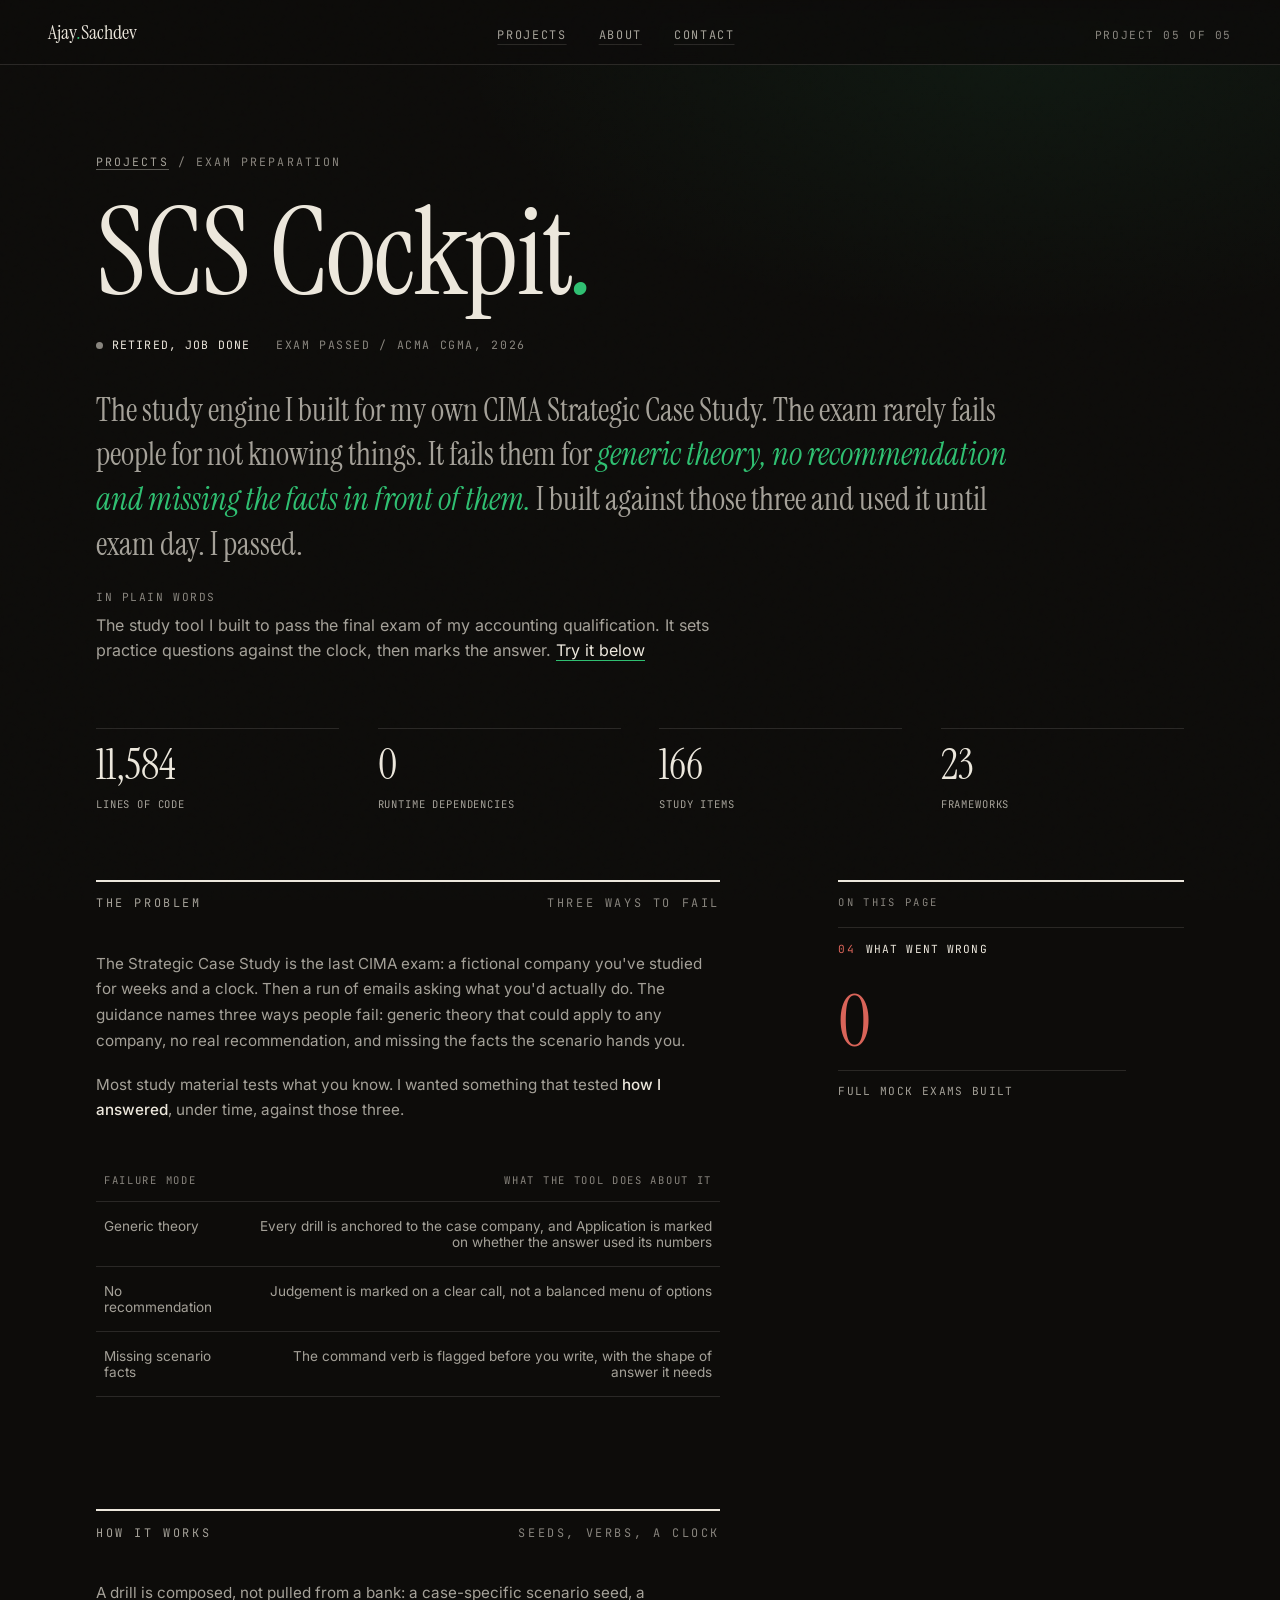
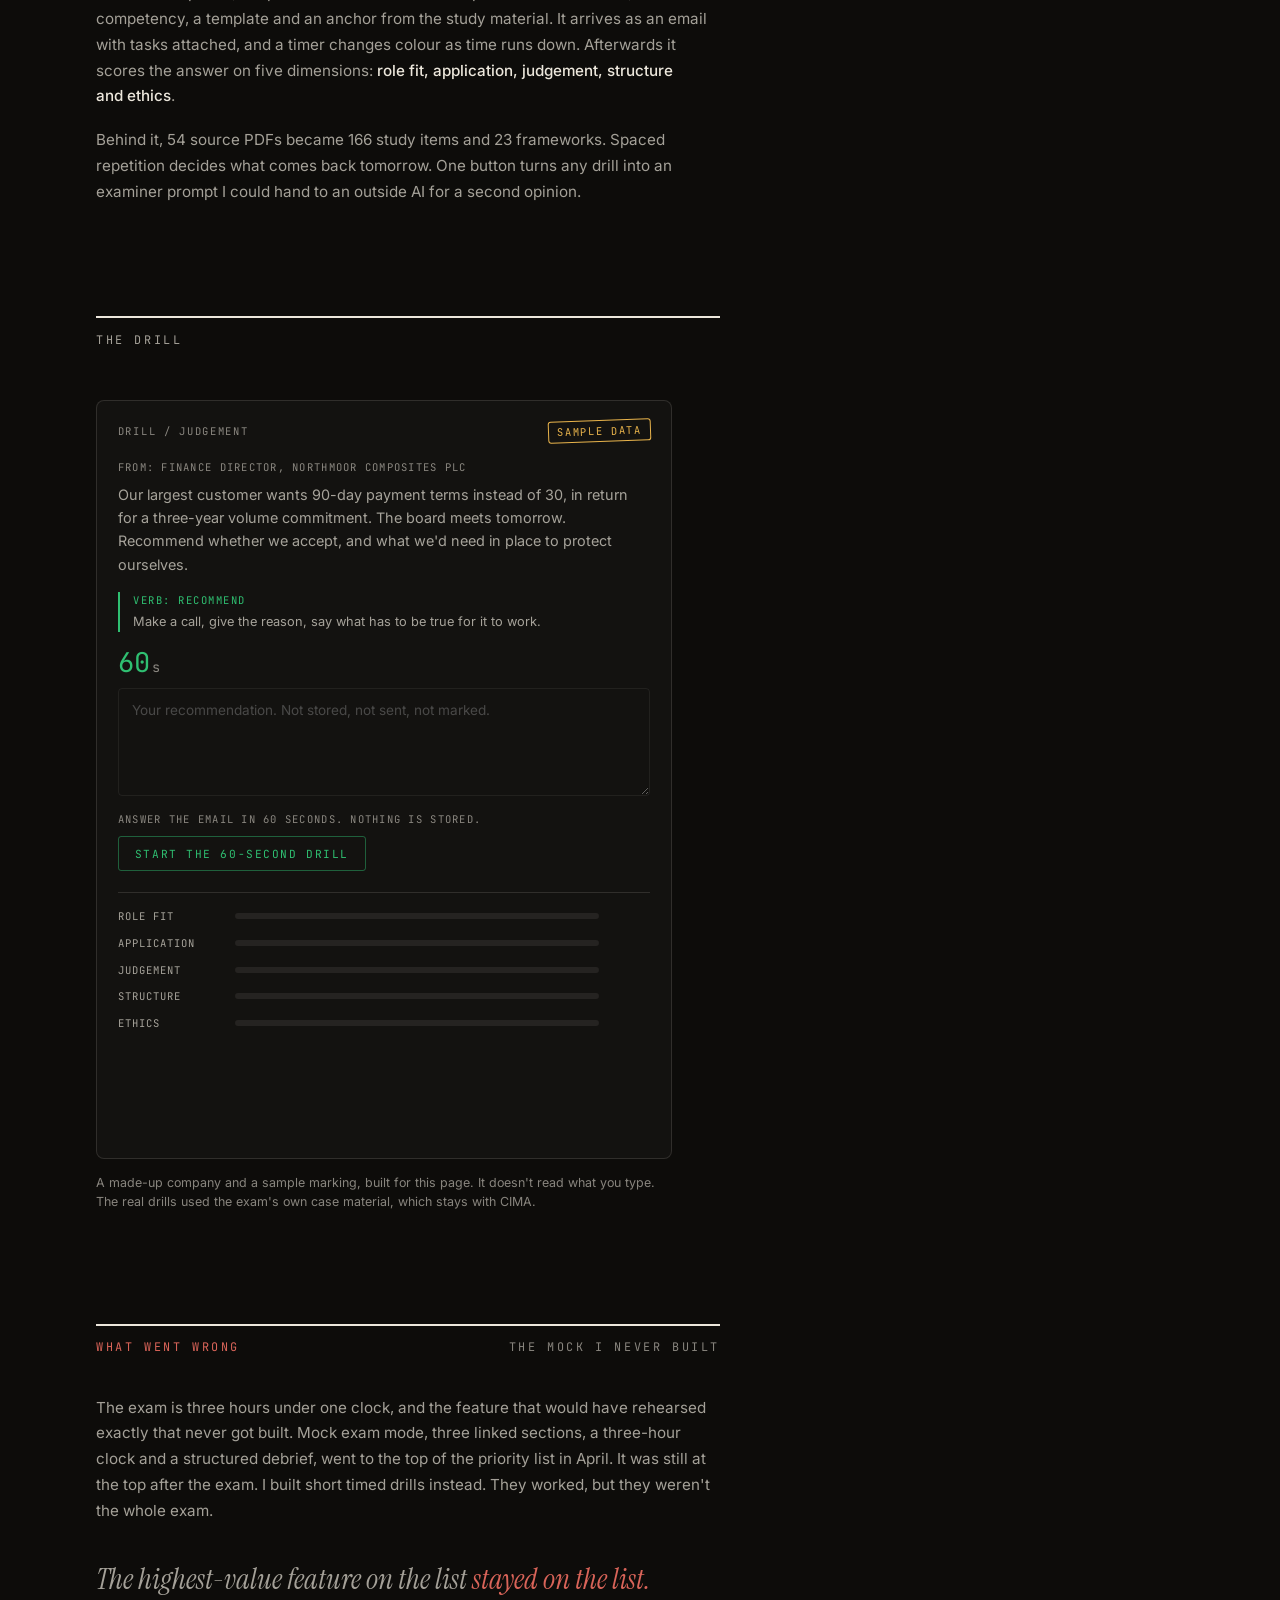
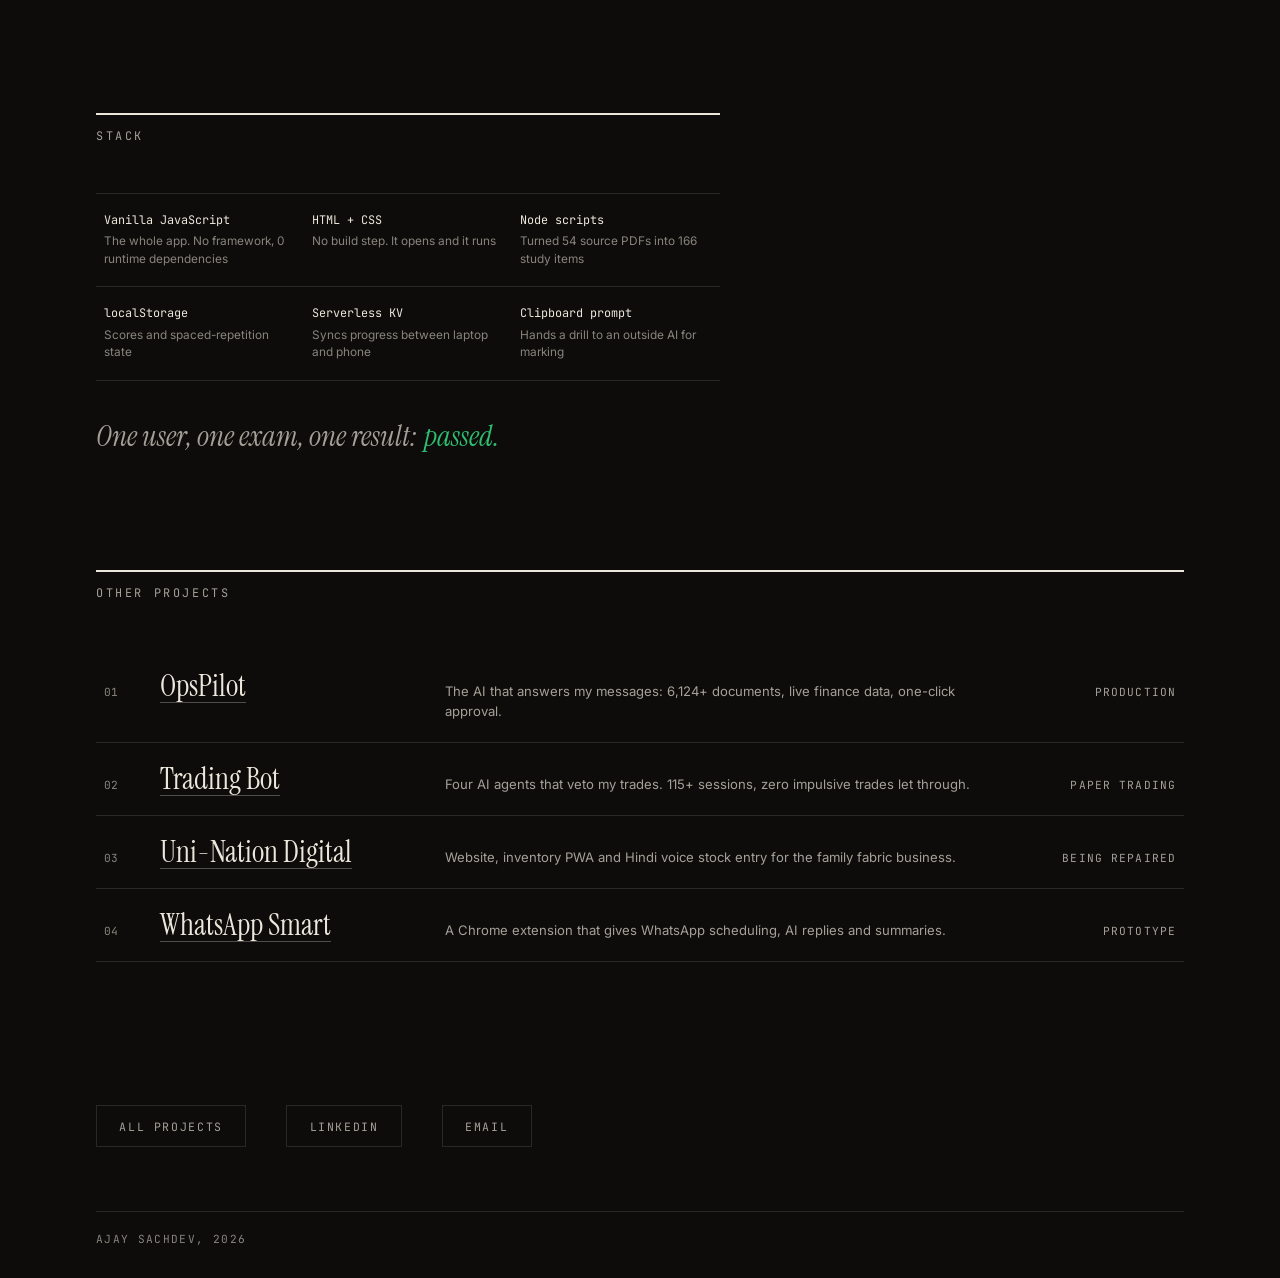
<file: projects/scs-cockpit.html>
<!DOCTYPE html>
<html lang="en-GB">
<head>
<meta charset="UTF-8">
<meta name="viewport" content="width=device-width, initial-scale=1.0">
<title>SCS Cockpit | Ajay Sachdev</title>
<meta name="description" content="The study engine I built for my CIMA Strategic Case Study, aimed at the three named ways people fail it. 11,584 lines, zero dependencies. Passed, then retired.">
<meta property="og:title" content="SCS Cockpit | Ajay Sachdev">
<meta property="og:description" content="A study engine built against the three ways people fail the CIMA Strategic Case Study. 166 study items, 23 frameworks, zero dependencies. Passed, then retired.">
<meta property="og:type" content="article">
<meta name="author" content="Ajay Sachdev">
<meta name="publish_date" property="og:publish_date" content="2026-10-08T00:00:00+0000">
<meta property="article:published_time" content="2026-10-08T00:00:00+00:00">
<meta property="article:author" content="Ajay Sachdev">
<link rel="canonical" href="https://ajaysachdev.com/projects/scs-cockpit.html">
<meta property="og:url" content="https://ajaysachdev.com/projects/scs-cockpit.html">
<meta property="og:image" content="https://ajaysachdev.com/images/og-card-2.jpg">
<meta property="og:image:width" content="1200">
<meta property="og:image:height" content="630">
<meta property="og:image:type" content="image/jpeg">
<meta property="og:image:alt" content="Ajay Sachdev. The accountant who ships code.">
<meta property="og:site_name" content="Ajay Sachdev">
<meta name="twitter:card" content="summary_large_image">
<meta name="twitter:title" content="SCS Cockpit | Ajay Sachdev">
<meta name="twitter:description" content="A study engine built against the three ways people fail the CIMA Strategic Case Study. 166 study items, 23 frameworks, zero dependencies. Passed, then retired.">
<meta name="twitter:image" content="https://ajaysachdev.com/images/og-card-2.jpg">
<meta name="twitter:image:alt" content="Ajay Sachdev. The accountant who ships code.">
<script type="application/ld+json">
{"@context":"https://schema.org","@graph":[{"@type":"CreativeWork","@id":"https://ajaysachdev.com/projects/scs-cockpit.html#case","name":"SCS Cockpit: case study","headline":"SCS Cockpit","description":"Case study: the study engine I built for my own CIMA Strategic Case Study, aimed at the exam's three named ways to fail. 11,584 lines, zero runtime dependencies. Passed. Retired, job done.","url":"https://ajaysachdev.com/projects/scs-cockpit.html","inLanguage":"en-GB","image":"https://ajaysachdev.com/images/og-card-2.jpg","author":{"@type":"Person","@id":"https://ajaysachdev.com/#person","name":"Ajay Sachdev","url":"https://ajaysachdev.com/"},"creator":{"@type":"Person","@id":"https://ajaysachdev.com/#person","name":"Ajay Sachdev","url":"https://ajaysachdev.com/"}},{"@type":"BreadcrumbList","itemListElement":[{"@type":"ListItem","position":1,"name":"Home","item":"https://ajaysachdev.com/"},{"@type":"ListItem","position":2,"name":"Projects","item":"https://ajaysachdev.com/projects/"},{"@type":"ListItem","position":3,"name":"SCS Cockpit","item":"https://ajaysachdev.com/projects/scs-cockpit.html"}]}]}
</script>
<meta name="theme-color" content="#0d0c0a">
<link rel="icon" href="data:image/svg+xml,%3Csvg xmlns='http://www.w3.org/2000/svg' viewBox='0 0 32 32'%3E%3Crect width='32' height='32' fill='%230d0c0a'/%3E%3Ccircle cx='16' cy='16' r='6' fill='%232fbf71'/%3E%3C/svg%3E">
<link rel="apple-touch-icon" href="../images/apple-touch-icon.png">

<link rel="preload" href="../vendor/fonts/inter-400-500-800-latin.woff2" as="font" type="font/woff2" crossorigin>
<link rel="preload" href="../vendor/fonts/instrumentserif-400-latin.woff2" as="font" type="font/woff2" crossorigin>
<link rel="preload" href="../vendor/fonts/instrumentserif-400-italic-latin.woff2" as="font" type="font/woff2" crossorigin>
<link rel="preload" href="../vendor/fonts/jetbrainsmono-400-500-700-latin.woff2" as="font" type="font/woff2" crossorigin>
<link rel="stylesheet" href="../css/design-tokens.css">
<script src="../js/nav.js" defer></script>
<style>
@font-face { font-family: 'Instrument Serif'; font-style: normal; font-weight: 400; font-display: swap; src: url('../vendor/fonts/instrumentserif-400-latin.woff2') format('woff2'); }
@font-face { font-family: 'Instrument Serif'; font-style: italic; font-weight: 400; font-display: swap; src: url('../vendor/fonts/instrumentserif-400-italic-latin.woff2') format('woff2'); }
@font-face { font-family: 'Inter'; font-style: normal; font-weight: 100 900; font-display: swap; src: url('../vendor/fonts/inter-400-500-800-latin.woff2') format('woff2'); }
@font-face { font-family: 'JetBrains Mono'; font-style: normal; font-weight: 100 800; font-display: swap; src: url('../vendor/fonts/jetbrainsmono-400-500-700-latin.woff2') format('woff2'); }
/* Metric-matched fallbacks (size-adjust): no layout shift when the webfonts swap in. Measured with fontTools against the Windows system faces, 08/10/2026 */
@font-face { font-family: 'Instrument Serif Fallback'; src: local('Georgia'); size-adjust: 76.92%; ascent-override: 128.71%; descent-override: 40.3%; line-gap-override: 0%; }
@font-face { font-family: 'Inter Fallback'; src: local('Arial'), local('Helvetica'); size-adjust: 107.48%; ascent-override: 90.14%; descent-override: 22.44%; line-gap-override: 0%; }
@font-face { font-family: 'JetBrains Mono Fallback'; src: local('Consolas'); size-adjust: 109.13%; ascent-override: 93.47%; descent-override: 27.49%; line-gap-override: 0%; }
</style>

<style>
/* ================= Tokens: The Ledger, entry pages ================= */
* { margin: 0; padding: 0; box-sizing: border-box; }
html { scrollbar-color: var(--paper-faint) var(--ink); overflow-x: clip; scroll-behavior: smooth; }
body {
  background: var(--ink); color: var(--paper); font-family: var(--sans);
  -webkit-font-smoothing: antialiased; -moz-osx-font-smoothing: grayscale;
  overflow-x: clip;
}
::selection { background: var(--credit); color: var(--ink); }
/* View transitions: shared in css/design-tokens.css (12B, title carries over) */
a { color: inherit; }
a:focus-visible, button:focus-visible, [tabindex]:focus-visible { outline: 2px solid var(--credit); outline-offset: 3px; }
.visually-hidden {
  position: absolute; width: 1px; height: 1px; padding: 0; margin: -1px;
  overflow: hidden; clip-path: inset(50%); white-space: nowrap; border: 0;
}
.skip-link {
  position: fixed; top: 0.9rem; left: 0.9rem; z-index: 200;
  font-family: var(--mono); font-size: 0.72rem; letter-spacing: 0.14em; text-transform: uppercase;
  color: var(--paper); background: var(--ink); border: 1px solid var(--credit);
  padding: 0.7rem 1.1rem; text-decoration: none;
  /* parked above the viewport AND invisible: iOS 26 Safari paints content behind its see-through status bar, so a parked link showed its green border there (14/10/2026) */
  transform: translateY(calc(-100% - 1.5rem)); opacity: 0; pointer-events: none;
  transition: transform var(--dur-micro) ease, opacity var(--dur-micro) ease;
}
.skip-link:focus { transform: translateY(0); opacity: 1; pointer-events: auto; }
body::after {
  content: ''; position: fixed; inset: 0; z-index: 60; pointer-events: none; mix-blend-mode: overlay;
  background-image: url("data:image/svg+xml,%3Csvg viewBox='0 0 256 256' xmlns='http://www.w3.org/2000/svg'%3E%3Cfilter id='n'%3E%3CfeTurbulence type='fractalNoise' baseFrequency='0.65' numOctaves='3' stitchTiles='stitch'/%3E%3C/filter%3E%3Crect width='100%25' height='100%25' filter='url(%23n)' opacity='0.04'/%3E%3C/svg%3E");
}
.wrap { max-width: 74rem; margin: 0 auto; padding: 0 clamp(1.25rem, 4vw, 3rem); }

/* Nav: shared component in css/design-tokens.css (nav C) */

/* ================= Entry head ================= */
main.wrap { padding-top: clamp(7rem, 12vw, 10rem); }
main.wrap > header { position: relative; z-index: 0; }
main.wrap > header::before {
  content: ''; position: absolute; inset: -9rem -18% -2rem; pointer-events: none; z-index: -1;
  background: radial-gradient(ellipse 55% 48% at 76% 4%, rgba(47, 191, 113, 0.07), transparent 70%);
}
.crumb {
  font-family: var(--mono); font-size: 0.72rem; letter-spacing: 0.18em; text-transform: uppercase;
  color: var(--paper-faint);
}
.crumb a { color: var(--paper-dim); text-decoration: none; border-bottom: 1px solid rgba(236, 231, 220, 0.35); transition: color var(--dur-link) var(--ease-micro), border-color var(--dur-link) var(--ease-micro); }
.crumb a:focus-visible { color: var(--paper); border-color: var(--credit); }
@media (hover: hover) { .crumb a:hover { color: var(--paper); border-color: var(--credit); } }
@media (max-width: 480px) { .crumb { letter-spacing: 0.1em; } }
h1 {
  view-transition-name: entry-title;
  font-family: var(--serif); font-weight: 400; font-size: clamp(3.2rem, 9.5vw, 8.5rem);
  line-height: 0.98; letter-spacing: -0.015em; margin-top: 1.6rem;
}
h1 em { color: var(--credit); }
.entry-status {
  display: flex; flex-wrap: wrap; gap: 0.6rem 1.6rem; align-items: baseline; margin-top: 1.5rem;
  font-family: var(--mono); font-size: 0.72rem; letter-spacing: 0.14em; text-transform: uppercase; color: var(--paper-faint);
}
.l-status { font-family: var(--mono); font-size: 0.72rem; letter-spacing: 0.1em; text-transform: uppercase; white-space: nowrap; color: var(--paper); }
.l-status i {
  display: inline-block; width: 7px; height: 7px; border-radius: 50%; margin-right: 0.55rem;
  background: var(--credit); box-shadow: 0 0 10px rgba(47, 191, 113, 0.6);
}
/* 14D (motion pass): only the system in production breathes */
.l-status.prod i { animation: pulse var(--dur-ambient) infinite; }
.l-status.amber i { background: var(--amber); box-shadow: 0 0 10px rgba(232, 179, 75, 0.5); }
.l-status.idle i { background: var(--paper-faint); box-shadow: none; animation: none; }

/* SCS drill exhibit (static final state; phase 3 makes it playable) */
.drill { margin-top: 2.4rem; max-width: 36rem; border: 1px solid var(--rule); border-radius: 8px; background: var(--ink-2); padding: 1.2rem 1.3rem 1.3rem; }
.dr-head { display: flex; justify-content: space-between; align-items: center; gap: 1rem; font-family: var(--mono); font-size: 0.66rem; letter-spacing: 0.16em; text-transform: uppercase; color: var(--paper-faint); }
.dr-stamp { color: var(--amber); border: 1px solid var(--amber); border-radius: 3px; padding: 0.2rem 0.5rem; transform: rotate(-2deg); }
.dr-mail { margin-top: 1rem; font-size: 0.9rem; line-height: 1.6; color: var(--paper-dim); }
.dr-mail b { display: block; margin-bottom: 0.5rem; font-family: var(--mono); font-weight: 400; font-size: 0.66rem; letter-spacing: 0.12em; text-transform: uppercase; color: var(--paper-faint); }
.dr-verb { margin-top: 1rem; padding-left: 0.85rem; border-left: 2px solid var(--credit); font-size: 0.8rem; line-height: 1.55; color: var(--paper-dim); }
.dr-verb span { display: block; font-family: var(--mono); font-size: 0.66rem; letter-spacing: 0.14em; text-transform: uppercase; color: var(--credit); margin-bottom: 0.25rem; }
.dr-bars { list-style: none; margin-top: 1.3rem; border-top: 1px solid var(--rule); padding-top: 0.6rem; }
.dr-bars li { display: grid; grid-template-columns: 6.5rem 1fr 2.4rem; align-items: center; gap: 0.8rem; padding: 0.4rem 0; }
.dr-bars span { font-family: var(--mono); font-size: 0.66rem; letter-spacing: 0.1em; text-transform: uppercase; color: var(--paper-dim); }
.dr-bars i { position: relative; height: 6px; background: rgba(236, 231, 220, 0.08); border-radius: 3px; overflow: hidden; }
.dr-bars i::after { content: ''; position: absolute; inset: 0 auto 0 0; width: calc(var(--v) * 100%); background: var(--credit); border-radius: 3px; }
.dr-bars li.low i::after { background: var(--debit); }
.dr-bars b { font-family: var(--mono); font-weight: 500; font-size: 0.7rem; text-align: right; font-variant-numeric: tabular-nums; }
.dr-debrief { margin-top: 1rem; padding-top: 0.9rem; border-top: 1px solid var(--rule); font-size: 0.82rem; line-height: 1.55; color: var(--paper-dim); }
.exhibit-note { margin-top: 0.9rem; max-width: 36rem; font-size: 0.78rem; line-height: 1.55; color: var(--paper-faint); }
@keyframes pulse { 0%, 100% { opacity: 1; } 50% { opacity: 0.45; } }
.entry-lede {
  margin-top: 2.2rem; font-family: var(--serif); font-size: clamp(1.35rem, 2.6vw, 2rem);
  line-height: 1.4; color: var(--paper-dim); max-width: 62ch;
}
.entry-lede em { color: var(--credit); }
.fig-row { display: grid; grid-template-columns: repeat(4, 1fr); gap: clamp(1.2rem, 3vw, 2.5rem); margin-top: clamp(2.5rem, 5vw, 4rem); }
.fig { border-top: 1px solid var(--rule); padding-top: 1rem; }
.fig-num { display: block; font-family: var(--serif); font-size: clamp(1.7rem, 3.4vw, 2.6rem); line-height: 1; font-variant-numeric: tabular-nums; }
.fig-num i { font-style: normal; font-family: var(--mono); font-size: 0.34em; letter-spacing: 0.05em; color: var(--credit); margin: 0 0.12em; }
.fig-lab { display: block; margin-top: 0.65rem; font-family: var(--mono); font-size: 0.66rem; letter-spacing: 0.08em; line-height: 1.5; color: var(--paper-dim); text-transform: uppercase; }
@media (max-width: 720px) { .fig-row { grid-template-columns: 1fr 1fr; } }

/* ================= Notes (sections) ================= */
.section-head {
  font-family: var(--mono); font-size: 0.74rem; letter-spacing: 0.22em; text-transform: uppercase;
  color: var(--paper-dim); padding: 0.85rem 0; border-top: 2px solid var(--paper);
  display: flex; justify-content: space-between; gap: 1rem; margin-top: clamp(4.5rem, 9vw, 7rem);
}
.section-head .right { color: var(--paper-faint); text-align: right; }
.section-head h2 { font: inherit; margin: 0; letter-spacing: inherit; text-transform: inherit; color: inherit; }
/* What went wrong: one failure per entry, told straight. Debit red label (brief 2.5) */
.wrong .section-head > h2 { color: var(--debit); }
.wrong .pull span { color: var(--debit); }
/* First note sits tighter: the entry head's fig row already provides the air */
header + section .section-head, .notes-col > section:first-child .section-head { margin-top: clamp(2.8rem, 5.5vw, 4.2rem); }
.prose { margin-top: 1.6rem; max-width: 62rem; color: var(--paper-dim); line-height: 1.7; font-size: 0.95rem; text-wrap: pretty; }
.prose + .prose { margin-top: 1.1rem; }
.prose b { color: var(--paper); font-weight: 500; }
.pull {
  margin-top: 2.2rem; font-family: var(--serif); font-style: italic; font-size: clamp(1.25rem, 2.3vw, 1.8rem);
  line-height: 1.45; color: var(--paper-dim); max-width: 38rem;
}
.pull span { color: var(--credit); }

/* Debit / credit comparison */
.ba { display: grid; grid-template-columns: 1fr 1fr; gap: clamp(1.5rem, 4vw, 3rem); margin-top: 2.4rem; }
.ba h3 { font-family: var(--mono); font-weight: 400; font-size: 0.7rem; letter-spacing: 0.2em; text-transform: uppercase; padding-bottom: 0.8rem; border-bottom: 1px solid var(--rule); }
.ba .deb h3 { color: var(--debit); }
.ba .cred h3 { color: var(--credit); }
.ba ul { list-style: none; }
.ba li {
  padding: 0.9rem 0; border-bottom: 1px solid var(--rule);
  font-size: 0.85rem; line-height: 1.55; color: var(--paper-dim);
}
@media (max-width: 680px) { .ba { grid-template-columns: 1fr; } }

/* Pipeline: a drawn vertical rail, stages stamp in as it draws */
.pipe { list-style: none; margin-top: 2.2rem; max-width: 44rem; counter-reset: stage; position: relative; padding-left: 1.7rem; }
.pipe::before {
  content: ''; position: absolute; left: 3px; top: 1.4rem; bottom: 1.4rem; width: 1.5px;
  background: linear-gradient(180deg, var(--credit), rgba(47, 191, 113, 0.12));
  transform: scaleY(0); transform-origin: top;
  transition: transform 1.7s var(--ease-out) var(--dur-instant);
}
.pipe.in::before { transform: scaleY(1); }
.pipe li {
  display: grid; grid-template-columns: 3.4rem 1fr; gap: 1.2rem; align-items: baseline;
  padding: 0.85rem 0; border-bottom: 1px solid var(--rule);
  font-size: 0.85rem; line-height: 1.55; color: var(--paper-dim);
  position: relative; opacity: 0; transform: translateX(-10px);
  transition: opacity var(--dur-medium) ease, transform var(--dur-medium) ease;
}
.pipe.in li { opacity: 1; transform: none; }
.pipe li:nth-child(1) { transition-delay: 0.15s; } .pipe li:nth-child(2) { transition-delay: 0.3s; }
.pipe li:nth-child(3) { transition-delay: 0.45s; } .pipe li:nth-child(4) { transition-delay: 0.6s; }
.pipe li:nth-child(5) { transition-delay: 0.75s; } .pipe li:nth-child(6) { transition-delay: 0.9s; }
.pipe li:nth-child(7) { transition-delay: 1.05s; } .pipe li:nth-child(8) { transition-delay: 1.2s; }
.pipe li:nth-child(9) { transition-delay: 1.35s; }
.pipe li::before {
  counter-increment: stage; content: "S" counter(stage);
  font-family: var(--mono); font-size: 0.7rem; letter-spacing: 0.1em; color: var(--paper-faint);
}
.pipe li::after {
  content: ''; position: absolute; left: calc(-1.7rem + 0.5px); top: 1.25rem;
  width: 7px; height: 7px; border-radius: 50%;
  background: var(--ink); border: 1px solid var(--paper-faint);
}
.pipe li.hl::after { border-color: var(--credit); background: rgba(47, 191, 113, 0.35); }
.pipe b { color: var(--paper); font-weight: 500; }
.pipe .hl b { color: var(--credit); }

/* Adaptive Card mock: the answer format, drawn not screenshotted */
.adcard {
  margin-top: 2.4rem; max-width: 34rem; border: 1px solid rgba(47, 191, 113, 0.3); border-radius: 8px;
  background: var(--ink-2); padding: 1.1rem 1.2rem; font-size: 0.85rem; line-height: 1.6; color: var(--paper-dim);
}
.adcard > div { opacity: 0; transform: translateY(8px); transition: opacity var(--dur-medium) ease, transform var(--dur-medium) ease; }
.adcard.in > div { opacity: 1; transform: none; }
.adcard.in > div:nth-child(1) { transition-delay: 0.1s; }
.adcard.in > div:nth-child(2) { transition-delay: 0.3s; }
.adcard.in > div:nth-child(3) { transition-delay: 0.55s; }
.adcard.in > div:nth-child(4) { transition-delay: 0.8s; }
.adcard.in > div:nth-child(5) { transition-delay: 1.05s; }
.ac-head {
  display: flex; justify-content: space-between; gap: 1rem; margin-bottom: 0.8rem;
  font-family: var(--mono); font-size: 0.66rem; letter-spacing: 0.16em; text-transform: uppercase;
}
.ac-head span:first-child { color: var(--credit); }
.ac-head span:last-child { color: var(--paper-faint); }
.ac-q { font-family: var(--serif); font-style: italic; font-size: 1.02rem; color: var(--paper); }
.ac-a { margin-top: 0.7rem; }
.ac-a b { color: var(--paper); font-weight: 500; }
.ac-file {
  margin-top: 0.8rem; display: inline-block; padding: 0.35rem 0.7rem; border: 1px solid var(--rule); border-radius: 3px;
  font-family: var(--mono); font-size: 0.66rem; letter-spacing: 0.1em; color: var(--paper-faint);
}
.ac-btns { margin-top: 0.9rem; display: flex; gap: 0.6rem; flex-wrap: wrap; }
.ac-btns span {
  padding: 0.45rem 0.9rem; border-radius: 3px; border: 1px solid var(--rule);
  font-family: var(--mono); font-size: 0.7rem; letter-spacing: 0.14em; text-transform: uppercase; color: var(--paper-dim);
}
.ac-btns .go { background: var(--credit); border-color: var(--credit); color: var(--ink); font-weight: 700; }

/* Ledger tables */
.ledger { width: 100%; border-collapse: collapse; margin-top: 2.2rem; }
.ledger th {
  font-family: var(--mono); font-weight: 400; font-size: 0.66rem; letter-spacing: 0.16em;
  text-transform: uppercase; color: var(--paper-faint); text-align: left;
  padding: 0.9rem 0.5rem; border-bottom: 1px solid var(--rule);
}
.ledger th:last-child, .ledger td:last-child { text-align: right; }
.ledger td { padding: 1rem 0.5rem; border-bottom: 1px solid var(--rule); vertical-align: baseline; font-size: 0.85rem; color: var(--paper-dim); }
.ledger td.mono { font-family: var(--mono); font-size: 0.78rem; font-variant-numeric: tabular-nums; white-space: nowrap; }
.ledger td .ok { color: var(--credit); font-family: var(--mono); font-size: 0.72rem; letter-spacing: 0.08em; }
.ledger tfoot td {
  font-family: var(--mono); font-size: 0.72rem; letter-spacing: 0.08em; line-height: 1.6;
  color: var(--paper-dim); border-bottom: 3px double var(--paper-faint); padding: 1.1rem 0.5rem;
}

/* Feature notes */
.notes { list-style: none; margin-top: 2.2rem; }
.notes li {
  padding: 1.2rem 0; border-bottom: 1px solid var(--rule);
  font-size: 0.88rem; line-height: 1.6; color: var(--paper-dim);
}
.notes li:first-child { border-top: 1px solid var(--rule); }
.notes b { display: block; color: var(--paper); font-weight: 500; margin-bottom: 0.35rem; }

/* Exhibit figure */
.exhibit-fig { margin-top: 2.4rem; }
.exhibit-fig figure { overflow: hidden; border: 1px solid var(--rule); background: var(--ink-2); }
.exhibit-fig img { width: 100%; display: block; filter: saturate(0.8); }
.exhibit-fig figcaption {
  display: flex; justify-content: space-between; gap: 1rem; padding: 0.9rem 0.2rem 0;
  font-family: var(--mono); font-size: 0.7rem; letter-spacing: 0.14em; color: var(--paper-faint); text-transform: uppercase;
}

/* Stack grid */
.stack { display: grid; grid-template-columns: repeat(3, 1fr); gap: 0; margin-top: 2.2rem; border-top: 1px solid var(--rule); }
.stack div { padding: 1.1rem 0.5rem; border-bottom: 1px solid var(--rule); }
.stack .s-name { display: block; font-family: var(--mono); font-size: 0.74rem; color: var(--paper); }
.stack .s-role { display: block; margin-top: 0.35rem; font-size: 0.74rem; line-height: 1.5; color: var(--paper-faint); }
@media (max-width: 760px) { .stack { grid-template-columns: 1fr 1fr; } }
@media (max-width: 460px) { .stack { grid-template-columns: 1fr; } }

/* Other entries */
.others { width: 100%; border-collapse: collapse; margin-top: 2.2rem; }
.others td { padding: 1.3rem 0.5rem; border-bottom: 1px solid var(--rule); vertical-align: baseline; }
.others tr { cursor: pointer; }
.others tr:focus-visible { outline-offset: -2px; }
.o-ref { font-family: var(--mono); font-size: 0.7rem; color: var(--paper-faint); width: 3.5rem; }
.o-name { font-family: var(--serif); font-size: clamp(1.3rem, 2.4vw, 1.9rem); line-height: 1; white-space: nowrap; text-decoration: underline; text-decoration-thickness: 1px; text-underline-offset: 6px; text-decoration-color: rgba(236, 231, 220, 0.3); transition: text-decoration-color var(--dur-link) var(--ease-micro); }
/* 13B (motion pass): same rule as /projects/ and every link (Paco, measured 240ms) */
.others tr:focus-visible .o-name { text-decoration-color: var(--credit); }
@media (hover: hover) { .others tr:hover .o-name { text-decoration-color: var(--credit); } }
a.o-name { color: inherit; }
.others tr:focus-within .o-name { text-decoration-color: var(--credit); }
.o-desc { font-size: 0.82rem; color: var(--paper-dim); max-width: 26rem; line-height: 1.55; }
.o-status { font-family: var(--mono); font-size: 0.7rem; letter-spacing: 0.1em; text-transform: uppercase; text-align: right; white-space: nowrap; color: var(--paper-dim); }
@media (max-width: 680px) { .o-desc { display: none; } }

/* ================= v4 body grid + margin rail (brief 3.1) =================
   >=1024px: notes in columns 1-7, sticky rail in 9-12. The rail holds a ledger
   index that ticks as each note enters, and one marginal panel per note that
   swaps with a 0.3s fade. Below 1024px the rail is hidden; with JS off the
   first panel shows. */
.rail { display: none; }
@media (min-width: 1024px) {
  .body-grid { display: grid; grid-template-columns: repeat(12, minmax(0, 1fr)); column-gap: clamp(1.25rem, 2vw, 2rem); }
  .notes-col { grid-column: 1 / 8; min-width: 0; }
  .rail { display: block; grid-column: 9 / 13; }
  .rail-inner { position: sticky; top: 6.5rem; margin-top: clamp(2.8rem, 5.5vw, 4.2rem); padding-top: 0.85rem; border-top: 2px solid var(--paper); }
}
.rail-head { display: flex; justify-content: space-between; font-family: var(--mono); font-size: 0.66rem; letter-spacing: 0.22em; text-transform: uppercase; color: var(--paper-faint); }
/* 17A + 4C's hairline (motion pass): one hairline that fills as you read the notes, the current note's name, its stat below */
.rail-line { margin-top: 1.1rem; }
.rail-track { position: relative; height: 1px; background: var(--rule); }
.rail-fill { position: absolute; inset: 0; background: var(--credit); transform-origin: left; transform: scaleX(0); }
.rail-cur { margin-top: 0.85rem; font-family: var(--mono); font-size: 0.7rem; letter-spacing: 0.1em; text-transform: uppercase; color: var(--paper); }
.rail-cur b { font-weight: 400; color: var(--credit); margin-right: 0.7rem; }
.rail-cur.debit b { color: var(--debit); }
.rail-panels { display: grid; margin-top: 2rem; }
.rp { grid-area: 1 / 1; opacity: 0; visibility: hidden; transition: opacity var(--dur-micro) ease, visibility var(--dur-micro); }
.rp.on { opacity: 1; visibility: visible; }
.rp-num { display: block; font-family: var(--serif); font-size: clamp(3.6rem, 5.6vw, 5.4rem); line-height: 0.95; letter-spacing: -0.01em; font-variant-numeric: tabular-nums; color: var(--paper); }
.rp.debit .rp-num { color: var(--debit); }
.rp-lab { display: block; margin-top: 0.9rem; padding-top: 0.75rem; border-top: 1px solid var(--rule); font-family: var(--mono); font-size: 0.7rem; letter-spacing: 0.12em; line-height: 1.6; text-transform: uppercase; color: var(--paper-dim); max-width: 18rem; }

/* ================= v4 signature moment kit (brief 3.2) ================= */
.mo-bar { display: flex; flex-wrap: wrap; gap: 0.6rem; align-items: center; margin-top: 1rem; }
.mo-btn {
  font-family: var(--mono); font-size: 0.7rem; letter-spacing: 0.14em; text-transform: uppercase;
  padding: 0.6rem 1rem; border-radius: 3px; border: 1px solid color-mix(in srgb, var(--credit) 45%, transparent); background: transparent;
  color: var(--credit); cursor: pointer; transition: color var(--dur-link) var(--ease-micro), border-color var(--dur-link) var(--ease-micro);
}
.mo-btn:focus-visible { color: var(--paper); border-color: var(--credit); }
@media (hover: hover) { .mo-btn:hover:not(:disabled) { color: var(--paper); border-color: var(--credit); } }
.mo-btn:disabled { opacity: 0.45; cursor: default; }
.mo-btn.ghost { border-color: var(--rule); color: var(--paper-dim); }
@media (hover: hover) { .mo-btn.ghost:hover:not(:disabled) { background: transparent; border-color: var(--paper-dim); color: var(--paper); } }
.mo-replay, .mo-hide { display: none; }
.mo-replay.show { display: inline-block; }
.mo-hint { font-family: var(--mono); font-size: 0.66rem; letter-spacing: 0.12em; text-transform: uppercase; color: var(--paper-faint); }
.visually-hidden { position: absolute; width: 1px; height: 1px; overflow: hidden; clip: rect(0 0 0 0); white-space: nowrap; }
/* SCS moment: a timed drill, then the five bars draw themselves */
.dr-run { display: none; margin-top: 1.1rem; }
.js .dr-run { display: block; }
.dr-clock { font-family: var(--mono); font-size: 1.7rem; line-height: 1; font-variant-numeric: tabular-nums; color: var(--credit); transition: color var(--dur-short) ease; }
.dr-clock small { font-size: 0.5em; margin-left: 0.15em; color: var(--paper-faint); }
.dr-clock.mid { color: var(--amber); }
.dr-clock.low { color: var(--debit); }
#dr-ans { display: block; width: 100%; margin-top: 0.7rem; padding: 0.7rem 0.8rem; border: 1px solid var(--rule); border-radius: 4px; background: transparent; color: var(--paper); font: inherit; font-size: 0.85rem; line-height: 1.55; resize: vertical; }
#dr-ans { transition: border-color var(--dur-link) var(--ease-micro); }
#dr-ans:focus { outline: none; border-color: var(--credit); }
#dr-ans:disabled { opacity: 0.55; }
/* iOS zooms into any input under 16px */
@media (pointer: coarse) { #dr-ans { font-size: 16px; } }
.dr-bars i::after { transition: width var(--dur-medium) var(--ease-out); }
.dr-bars b { transition: opacity var(--dur-micro) ease; }
.drill.armed .dr-bars li:not(.drawn) i::after { width: 0; }
.drill.armed .dr-bars li:not(.drawn) b { opacity: 0; }
.dr-debrief, .dr-retired { transition: opacity var(--dur-medium) ease; }
.drill.armed .dr-debrief:not(.show), .drill.armed .dr-retired:not(.show) { opacity: 0; }
.dr-retired { margin-top: 0.9rem; font-family: var(--mono); font-size: 0.7rem; letter-spacing: 0.14em; text-transform: uppercase; color: var(--paper-dim); }
.dr-retired i { display: inline-block; width: 7px; height: 7px; border-radius: 50%; background: var(--paper-faint); margin-right: 0.55rem; }

/* ================= Footer ================= */
footer.wrap { padding-top: clamp(4rem, 8vw, 7rem); padding-bottom: 2rem; }
.foot-links { display: flex; flex-wrap: wrap; gap: 1rem 2.5rem; margin-top: 2.5rem; }
.foot-links a {
  font-family: var(--mono); font-size: 0.72rem; letter-spacing: 0.14em; text-transform: uppercase;
  color: var(--paper-dim); text-decoration: none; border: 1px solid var(--rule); padding: 0.8rem 1.4rem;
  transition: color var(--dur-link) var(--ease-micro), border-color var(--dur-link) var(--ease-micro);
}
.foot-links a:focus-visible { color: var(--paper); border-color: var(--credit); }
@media (hover: hover) { .foot-links a:hover { color: var(--paper); border-color: var(--credit); } }
@media (max-width: 480px) { .foot-links a { flex: 1 1 40%; text-align: center; } }
.foot-sign {
  margin-top: 4rem; padding-top: 1.2rem; border-top: 1px solid var(--rule);
  display: flex; justify-content: space-between; flex-wrap: wrap; gap: 0.6rem 2rem;
  font-family: var(--mono); font-size: 0.7rem; letter-spacing: 0.12em; color: var(--paper-faint); text-transform: uppercase;
}

/* ================= Reveal + motion prefs ================= */
/* Reveal B (motion pass): Paco, measured: 600ms, 10px, plain ease; items entering together 120ms apart (JS) */
.reveal { opacity: 0; transform: translateY(var(--reveal-dist)); transition: opacity var(--dur-reveal) var(--ease-reveal), transform var(--dur-reveal) var(--ease-reveal); }
.reveal.in { opacity: 1; transform: none; }
/* Above the fold the entry head is visible from the first frame and only slides: an opacity-0 start made the LCP wait for JS (render delay ~1.8s) */
main.wrap > header .reveal { opacity: 1; }
@media (prefers-reduced-motion: reduce) {
  *, *::before, *::after { animation-duration: 0.01ms !important; animation-iteration-count: 1 !important; transition-duration: 0.01ms !important; }
  .reveal { opacity: 1; transform: none; }
  .pipe li { opacity: 1; transform: none; }
  .pipe::before { transform: scaleY(1); }
  html { scroll-behavior: auto; }
}
</style>
<noscript><style>.reveal { opacity: 1; transform: none; } .pipe li { opacity: 1; transform: none; } .pipe::before { transform: scaleY(1); }</style></noscript>
</head>
<body>

<a class="skip-link" href="#entry">Skip to content</a>

<nav id="nav" class="site-nav" aria-label="Main">
  <div class="nav-bar">
    <a class="nav-mark" href="../index.html">Ajay<em>.</em>Sachdev</a>
    <div class="nav-links">
      <a href="./">Projects</a>
      <a class="nav-hide-sm" href="../about/">About</a>
      <a href="../index.html#contact">Contact</a>
    </div>
    <span class="nav-fy">PROJECT 05 OF 05</span>
  </div>
</nav>

<main id="entry" class="wrap">

  <header>
    <p class="crumb reveal"><a href="./">Projects</a> / Exam preparation</p>
    <h1 class="reveal">SCS Cockpit<em>.</em></h1>
    <p class="entry-status reveal"><span class="l-status idle"><i></i>Retired, job done</span><span>Exam passed / ACMA CGMA, 2026</span></p>
    <p class="entry-lede reveal">The study engine I built for my own CIMA Strategic Case Study. The exam rarely fails people for not knowing things. It fails them for <em>generic theory, no recommendation and missing the facts in front of them.</em> I built against those three and used it until exam day. I passed.</p>
    <p class="entry-plain reveal"><span class="ep-lab">In plain words</span>The study tool I built to pass the final exam of my accounting qualification. It sets practice questions against the clock, then marks the answer. <a class="ep-try" href="#drill">Try it below</a></p>
    <div class="fig-row">
      <div class="fig reveal"><span class="fig-num">11,584</span><span class="fig-lab">lines of code</span></div>
      <div class="fig reveal"><span class="fig-num">0</span><span class="fig-lab">runtime dependencies</span></div>
      <div class="fig reveal"><span class="fig-num">166</span><span class="fig-lab">study items</span></div>
      <div class="fig reveal"><span class="fig-num">23</span><span class="fig-lab">frameworks</span></div>
    </div>
  </header>

  <div class="body-grid">
    <div class="notes-col">
      <section data-note="1">
        <div class="section-head reveal"><h2>The problem</h2><span class="right">Three ways to fail</span></div>
        <p class="prose reveal">The Strategic Case Study is the last CIMA exam: a fictional company you've studied for weeks and a clock. Then a run of emails asking what you'd actually do. The guidance names three ways people fail: generic theory that could apply to any company, no real recommendation, and missing the facts the scenario hands you.</p>
        <p class="prose reveal">Most study material tests what you know. I wanted something that tested <b>how I answered</b>, under time, against those three.</p>
        <table class="ledger reveal">
          <thead><tr><th>Failure mode</th><th>What the tool does about it</th></tr></thead>
          <tbody>
            <tr><td>Generic theory</td><td>Every drill is anchored to the case company, and Application is marked on whether the answer used its numbers</td></tr>
            <tr><td>No recommendation</td><td>Judgement is marked on a clear call, not a balanced menu of options</td></tr>
            <tr><td>Missing scenario facts</td><td>The command verb is flagged before you write, with the shape of answer it needs</td></tr>
          </tbody>
        </table>
      </section>

      <section data-note="2">
        <div class="section-head reveal"><h2>How it works</h2><span class="right">Seeds, verbs, a clock</span></div>
        <p class="prose reveal">A drill is composed, not pulled from a bank: a case-specific scenario seed, a competency, a template and an anchor from the study material. It arrives as an email with tasks attached, and a timer changes colour as time runs down. Afterwards it scores the answer on five dimensions: <b>role fit, application, judgement, structure and ethics</b>.</p>
        <p class="prose reveal">Behind it, 54 source PDFs became 166 study items and 23 frameworks. Spaced repetition decides what comes back tomorrow. One button turns any drill into an examiner prompt I could hand to an outside AI for a second opinion.</p>
      </section>

      <section data-note="3">
        <div class="section-head reveal"><h2>The drill</h2><span class="right"></span></div>
        <div class="drill reveal" id="drill">
          <div class="dr-head"><span>Drill / Judgement</span><span class="dr-stamp">Sample data</span></div>
          <p class="dr-mail"><b>From: Finance Director, Northmoor Composites plc</b>Our largest customer wants 90-day payment terms instead of 30, in return for a three-year volume commitment. The board meets tomorrow. Recommend whether we accept, and what we'd need in place to protect ourselves.</p>
          <p class="dr-verb"><span>Verb: recommend</span>Make a call, give the reason, say what has to be true for it to work.</p>
          <div class="dr-run" id="dr-run">
            <div class="dr-clock" id="dr-clock"><span id="dr-t">60</span><small>s</small></div>
            <textarea id="dr-ans" rows="4" placeholder="Your recommendation. Not stored, not sent, not marked." aria-label="Your answer. It is not stored, sent or marked" disabled></textarea>
            <div class="mo-bar"><span class="mo-hint">Answer the email in 60 seconds. Nothing is stored.</span><button class="mo-btn" id="dr-start" type="button">Start the 60-second drill</button><button class="mo-btn ghost mo-hide" id="dr-stop" type="button">Finish early</button><button class="mo-btn ghost mo-replay" id="dr-replay" type="button">Replay</button><span class="visually-hidden" id="dr-sr" role="status"></span></div>
          </div>
          <ol class="dr-bars" aria-label="Sample marking on the five dimensions">
            <li style="--v: 0.8"><span>Role fit</span><i></i><b>4/5</b></li>
            <li style="--v: 0.6"><span>Application</span><i></i><b>3/5</b></li>
            <li style="--v: 1"><span>Judgement</span><i></i><b>5/5</b></li>
            <li style="--v: 0.8"><span>Structure</span><i></i><b>4/5</b></li>
            <li class="low" style="--v: 0.4"><span>Ethics</span><i></i><b>2/5</b></li>
          </ol>
          <p class="dr-debrief">Debrief: clear recommendation, good structure. Ethics bolted on at the end. Thread it through.</p>
          <p class="dr-retired"><i></i>Retired, job done. The real exam: passed.</p>
        </div>
        <p class="exhibit-note reveal">A made-up company and a sample marking, built for this page. It doesn't read what you type. The real drills used the exam's own case material, which stays with CIMA.</p>
      </section>

      <section class="wrong" data-note="4">
        <div class="section-head reveal"><h2>What went wrong</h2><span class="right">The mock I never built</span></div>
        <p class="prose reveal">The exam is three hours under one clock, and the feature that would have rehearsed exactly that never got built. Mock exam mode, three linked sections, a three-hour clock and a structured debrief, went to the top of the priority list in April. It was still at the top after the exam. I built short timed drills instead. They worked, but they weren't the whole exam.</p>
        <p class="pull reveal">The highest-value feature on the list <span>stayed on the list.</span></p>
      </section>

      <section data-note="5">
        <div class="section-head reveal"><h2>Stack</h2></div>
        <div class="stack reveal">
          <div><span class="s-name">Vanilla JavaScript</span><span class="s-role">The whole app. No framework, 0 runtime dependencies</span></div>
          <div><span class="s-name">HTML + CSS</span><span class="s-role">No build step. It opens and it runs</span></div>
          <div><span class="s-name">Node scripts</span><span class="s-role">Turned 54 source PDFs into 166 study items</span></div>
          <div><span class="s-name">localStorage</span><span class="s-role">Scores and spaced-repetition state</span></div>
          <div><span class="s-name">Serverless KV</span><span class="s-role">Syncs progress between laptop and phone</span></div>
          <div><span class="s-name">Clipboard prompt</span><span class="s-role">Hands a drill to an outside AI for marking</span></div>
        </div>
        <p class="pull reveal">One user, one exam, one result: <span>passed.</span></p>
      </section>
    </div>
    <aside class="rail" aria-label="Margin notes">
      <div class="rail-inner">
        <div class="rail-head"><span>On this page</span><span></span></div>
        <div class="rail-line" data-notes="The problem|How it works|The drill|What went wrong|Stack" data-debit="4">
          <div class="rail-track" aria-hidden="true"><i class="rail-fill"></i></div>
          <p class="rail-cur"><b>01</b>The problem</p>
        </div>
        <div class="rail-panels">
          <div class="rp on" data-n="1"><span class="rp-num">3</span><span class="rp-lab">named ways to fail. Built against all three</span></div>
          <div class="rp" data-n="2"><span class="rp-num">54</span><span class="rp-lab">source PDFs normalised</span></div>
          <div class="rp" data-n="3"><span class="rp-num">5</span><span class="rp-lab">dimensions marked: role fit, application, judgement, structure, ethics</span></div>
          <div class="rp debit" data-n="4"><span class="rp-num">0</span><span class="rp-lab">full mock exams built</span></div>
          <div class="rp" data-n="5"><span class="rp-num">0</span><span class="rp-lab">runtime dependencies</span></div>
        </div>
      </div>
    </aside>
  </div>

  <section>
    <div class="section-head reveal"><h2>Other projects</h2></div>
    <table class="others reveal">
      <thead class="visually-hidden"><tr><th scope="col">Ref</th><th scope="col">Project</th><th scope="col">Summary</th><th scope="col">Status</th></tr></thead>
      <tbody>
        <tr data-href="opspilot.html">
          <td class="o-ref">01</td>
          <td><a class="o-name" href="opspilot.html">OpsPilot</a></td>
          <td class="o-desc">The AI that answers my messages: 6,124+ documents, live finance data, one-click approval.</td>
          <td class="o-status">Production</td>
        </tr>
        <tr data-href="trading-bot.html">
          <td class="o-ref">02</td>
          <td><a class="o-name" href="trading-bot.html">Trading Bot</a></td>
          <td class="o-desc">Four AI agents that veto my trades. 115+ sessions, zero impulsive trades let through.</td>
          <td class="o-status">Paper trading</td>
        </tr>
        <tr data-href="uni-nation.html">
          <td class="o-ref">03</td>
          <td><a class="o-name" href="uni-nation.html">Uni-Nation Digital</a></td>
          <td class="o-desc">Website, inventory PWA and Hindi voice stock entry for the family fabric business.</td>
          <td class="o-status">Being repaired</td>
        </tr>
        <tr data-href="whatsapp-smart.html">
          <td class="o-ref">04</td>
          <td><a class="o-name" href="whatsapp-smart.html">WhatsApp Smart</a></td>
          <td class="o-desc">A Chrome extension that gives WhatsApp scheduling, AI replies and summaries.</td>
          <td class="o-status">Prototype</td>
        </tr>
      </tbody>
    </table>
  </section>

</main>

<footer class="wrap">
  <div class="foot-links reveal">
    <a href="./">All projects</a>
    <a href="https://www.linkedin.com/in/ajayy-sachdev/" target="_blank" rel="noopener">LinkedIn</a>
    <a href="mailto:ajay@ajaysachdev.com?subject=Hello">Email</a>
  </div>
  <div class="foot-sign">
    <span>Ajay Sachdev, 2026</span>
  </div>
</footer>

<script>
(function () {
  'use strict';

  /* Analytics: GoatCounter (production only, no cookies, no PII) */
  /* automated browsers (Playwright, Lighthouse QA runs) set navigator.webdriver: never count them */
  if ((location.hostname === 'ajaysachdev.com' || location.hostname === 'www.ajaysachdev.com') && !navigator.webdriver) {
    var gc = document.createElement('script');
    gc.async = true;
    gc.src = 'https://gc.zgo.at/count.js';
    gc.setAttribute('data-goatcounter', 'https://ajaysachdev.goatcounter.com/count');
    document.head.appendChild(gc);
  }

  /* Reveals */
  var reduced = window.matchMedia('(prefers-reduced-motion: reduce)').matches;
  var reveals = document.querySelectorAll('.reveal');
  if (reduced || !('IntersectionObserver' in window)) {
    reveals.forEach(function (el) { el.classList.add('in'); });
  } else {
    /* Items entering together go 120ms apart; signature moments keep their own choreography, so no delay on them */
    var stagger = parseFloat(getComputedStyle(document.documentElement).getPropertyValue('--stagger-reveal')) || 0.12;
    var io = new IntersectionObserver(function (entries) {
      var k = 0;
      entries.forEach(function (en) {
        if (!en.isIntersecting) return;
        if (!en.target.matches('.pipe, .adcard, .term, .voice, .undo, .drill')) en.target.style.transitionDelay = (Math.min(k++, 4) * stagger) + 's';
        en.target.classList.add('in');
        io.unobserve(en.target);
      });
    }, { threshold: 0.12, rootMargin: '0px 0px -6% 0px' });
    reveals.forEach(function (el) { io.observe(el); });
  }

  /* Margin rail, 17A with 4C's hairline (motion pass): the hairline fills as you read the notes,
     the current note's name and its stat swap as each note enters */
  var notes = document.querySelectorAll('[data-note]');
  var railLine = document.querySelector('.rail-line');
  var railCur = railLine && railLine.querySelector('.rail-cur');
  var railFill = railLine && railLine.querySelector('.rail-fill');
  var railLabels = railLine ? railLine.dataset.notes.split('|') : [];
  var railDebit = railLine ? +railLine.dataset.debit : 0;
  var panels = document.querySelectorAll('.rp');
  var shownNote = 1;
  function setNote(n) {
    if (n === shownNote || !railLabels[n - 1]) return;
    shownNote = n;
    if (railCur) {
      var b = document.createElement('b');
      b.textContent = (n < 10 ? '0' : '') + n;
      railCur.replaceChildren(b, document.createTextNode(railLabels[n - 1]));
      railCur.classList.toggle('debit', n === railDebit);
    }
    panels.forEach(function (p) { p.classList.toggle('on', +p.dataset.n === n); });
  }
  if (railFill && notes.length) {
    var railTick = false;
    var railProgress = function () {
      railTick = false;
      var a = notes[0].getBoundingClientRect().top, z = notes[notes.length - 1].getBoundingClientRect().bottom, y = innerHeight * 0.35;
      railFill.style.transform = 'scaleX(' + Math.max(0, Math.min(1, (y - a) / ((z - a) || 1))) + ')';
    };
    /* the margin rail only shows at 1024px and up: below that, skip the per-frame measuring */
    var railWide = window.matchMedia('(min-width: 1024px)');
    addEventListener('scroll', function () { if (!railTick && railWide.matches) { railTick = true; requestAnimationFrame(railProgress); } }, { passive: true });
    railProgress();
  }
  if (notes.length && 'IntersectionObserver' in window) {
    var railIo = new IntersectionObserver(function (entries) {
      entries.forEach(function (en) { if (en.isIntersecting) setNote(+en.target.dataset.note); });
    }, { rootMargin: '-35% 0px -60% 0px' });
    notes.forEach(function (s) { railIo.observe(s); });
  }

  /* ---------- Signature moment kit: sound only on a click, fire-once events ---------- */
  var muted = false;
  try { muted = localStorage.getItem('ledger-snd') === 'off'; } catch (e) { /* private mode */ }
  var actx = null;
  var touchUI = window.matchMedia('(pointer: coarse)').matches;
  /* iOS only starts Web Audio inside a tap: create or wake the context when a moment's button is
     touched, so blips that fire later (timers, animation frames) are not silent. Buttons only, so
     reading the page never wakes audio (that can pause music playing in the background) */
  addEventListener('pointerdown', function (e) {
    if (muted || !e.target.closest || !e.target.closest('button:not(.nav-mono)')) return;
    try {
      actx = actx || new (window.AudioContext || window.webkitAudioContext)();
      if (actx.state === 'suspended') actx.resume();
    } catch (e) { /* audio optional */ }
  }, { passive: true });
  function blip(freq, dur, type, vol) {
    if (muted) return;
    try {
      actx = actx || new (window.AudioContext || window.webkitAudioContext)();
      var o = actx.createOscillator(), g = actx.createGain();
      o.type = type || 'sine'; o.frequency.value = freq;
      g.gain.setValueAtTime(vol || 0.07, actx.currentTime);
      g.gain.exponentialRampToValueAtTime(0.0001, actx.currentTime + dur);
      o.connect(g); g.connect(actx.destination);
      o.start(); o.stop(actx.currentTime + dur);
    } catch (e) { /* audio optional */ }
  }
  var tracked = {};
  function track(name) {
    if (tracked[name]) return;
    tracked[name] = true;
    if (window.goatcounter && window.goatcounter.count) window.goatcounter.count({ path: name, event: true });
  }

  /* ---------- Signature moment: sixty seconds, then the marking draws itself ---------- */
  (function () {
    var drill = document.getElementById('drill');
    if (!drill) return;
    document.documentElement.classList.add('js');
    var clock = document.getElementById('dr-clock'), tEl = document.getElementById('dr-t'), ans = document.getElementById('dr-ans');
    var start = document.getElementById('dr-start'), stopB = document.getElementById('dr-stop'), rp = document.getElementById('dr-replay');
    var sr = document.getElementById('dr-sr'), bars = drill.querySelectorAll('.dr-bars li');
    var deb = drill.querySelector('.dr-debrief'), ret = drill.querySelector('.dr-retired');
    var timer = null, left = 60, gen = 0;
    function paint() { tEl.textContent = left; clock.className = 'dr-clock' + (left <= 10 ? ' low' : left <= 30 ? ' mid' : ''); }
    function arm() {
      gen++; clearInterval(timer); timer = null; left = 60; paint();
      drill.classList.add('armed'); bars.forEach(function (b) { b.classList.remove('drawn'); });
      deb.classList.remove('show'); ret.classList.remove('show');
      ans.value = ''; ans.disabled = true;
      start.classList.remove('mo-hide'); start.disabled = false; stopB.classList.add('mo-hide'); rp.classList.remove('show'); sr.textContent = '';
    }
    function mark() {
      var g = gen; clearInterval(timer); timer = null;
      ans.disabled = true; stopB.classList.add('mo-hide'); start.classList.add('mo-hide');
      sr.textContent = 'Time. Sample marking on the five dimensions follows.';
      track('sim-scs-finished');
      var step = reduced ? 0 : 320;
      bars.forEach(function (b, k) {
        setTimeout(function () { if (g !== gen) return; b.classList.add('drawn'); blip(330 + k * 80, 0.08, 'sine', 0.04); }, 400 + k * step);
      });
      setTimeout(function () { if (g === gen) deb.classList.add('show'); }, 400 + bars.length * step + 300);
      setTimeout(function () { if (g === gen) { ret.classList.add('show'); rp.classList.add('show'); blip(170, 0.09); blip(88, 0.16, 'triangle', 0.1); } }, 400 + bars.length * step + 1100);
    }
    start.addEventListener('click', function () {
      if (timer) return;
      start.classList.add('mo-hide'); stopB.classList.remove('mo-hide');
      /* touch: no auto-focus, so the keyboard does not cover the email and the clock on start */
      ans.disabled = false; if (!touchUI) ans.focus();
      blip(520, 0.08, 'sine', 0.04); track('sim-scs-started');
      timer = setInterval(function () { left -= 1; paint(); if (left <= 0) mark(); }, 1000);
    });
    stopB.addEventListener('click', mark);
    rp.addEventListener('click', function () { arm(); start.focus(); track('sim-scs-replayed'); });
    arm();
  })();

  /* Row navigation */
  /* 12B (motion pass): the clicked name carries over and becomes the next entry's title. This page's own h1
     gives the name up first: two elements with one name made Chromium skip the transition. */
  var pageH1 = document.querySelector('h1');
  document.querySelectorAll('tr[data-href]').forEach(function (row) {
    function go() {
      var n = row.querySelector('.o-name');
      if (pageH1) pageH1.style.viewTransitionName = 'none';
      if (n) n.style.viewTransitionName = 'entry-title';
      location.href = row.dataset.href;
    }
    /* The name is the real link (crawlable, keyboard focusable); the whole row stays clickable */
    row.addEventListener('click', function (e) {
      if (e.metaKey || e.ctrlKey || e.shiftKey || e.altKey) return;
      e.preventDefault(); go();
    });
  });
  /* Back/forward cache: restore the names so the page is clean if it is shown again */
  addEventListener('pageshow', function () {
    if (pageH1) pageH1.style.viewTransitionName = '';
    document.querySelectorAll('.o-name').forEach(function (n) { n.style.viewTransitionName = ''; });
  });
})();
</script>
</body>
</html>
</file>
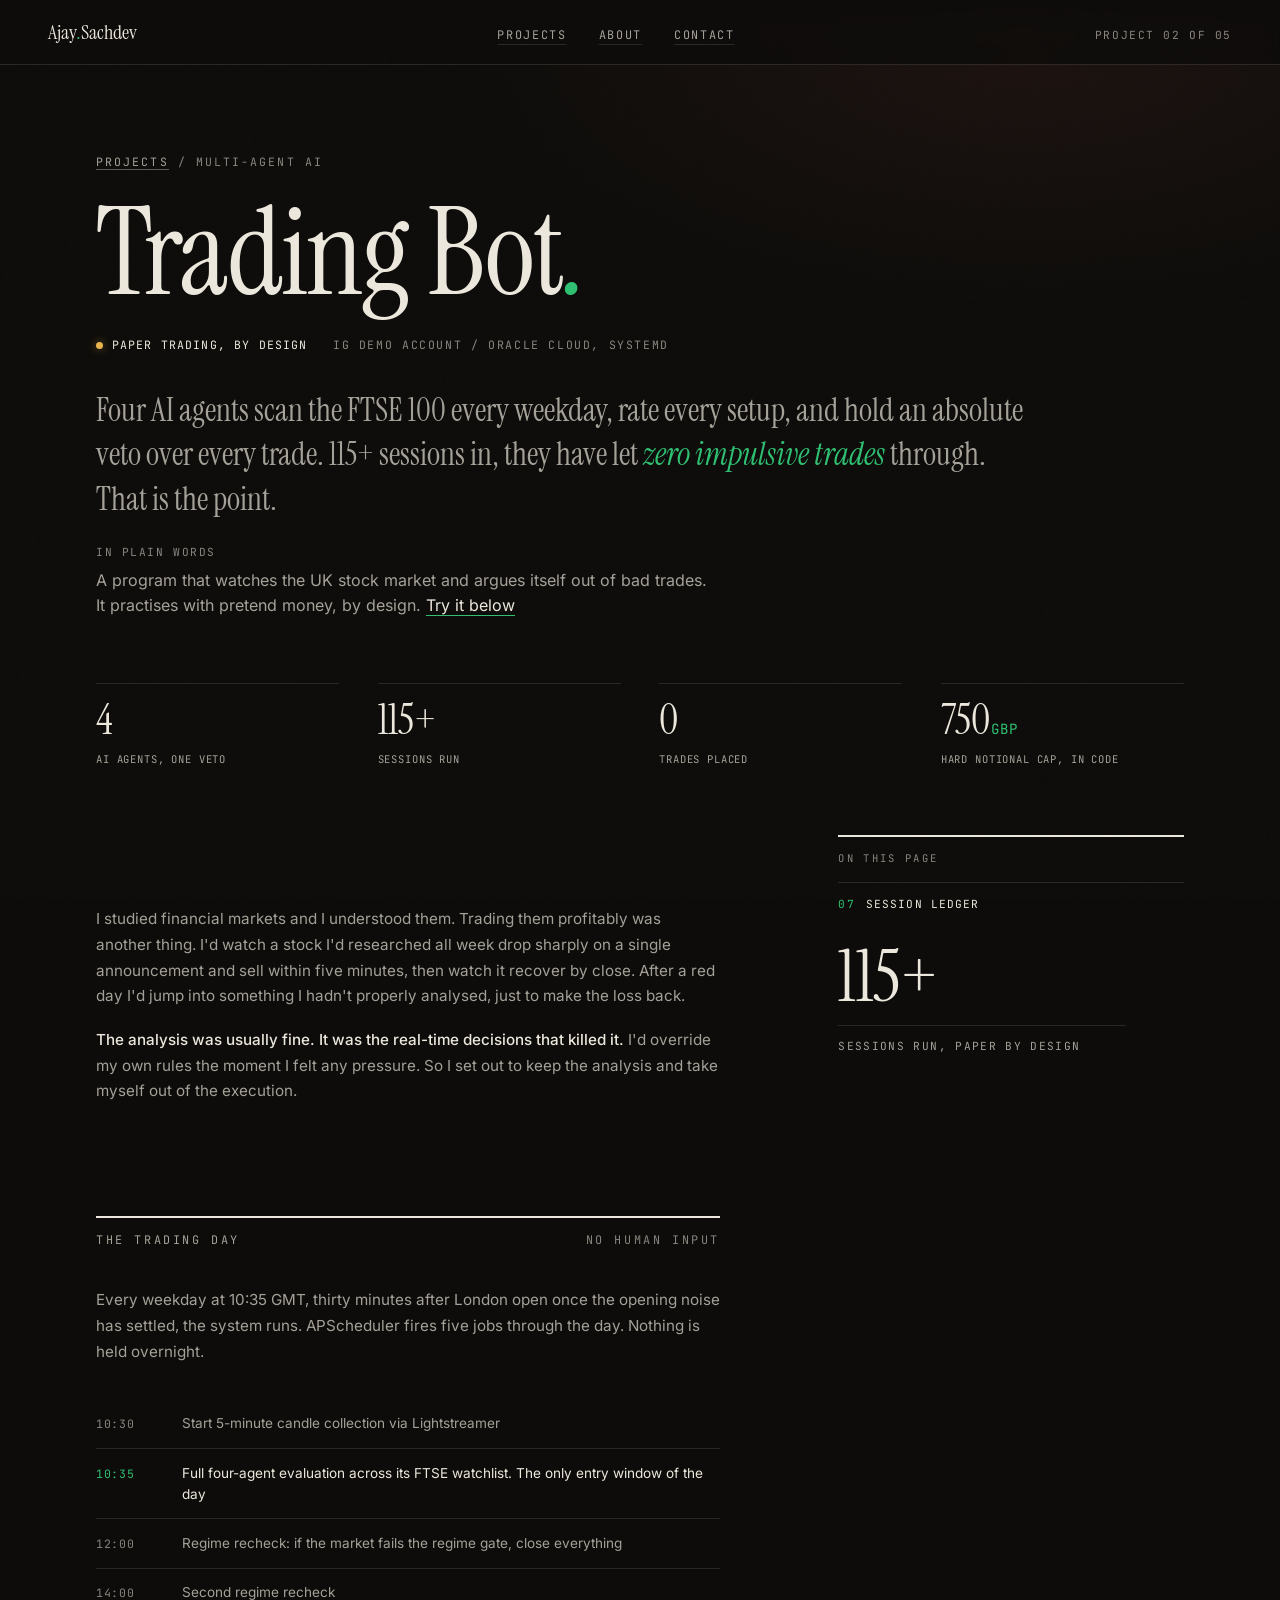
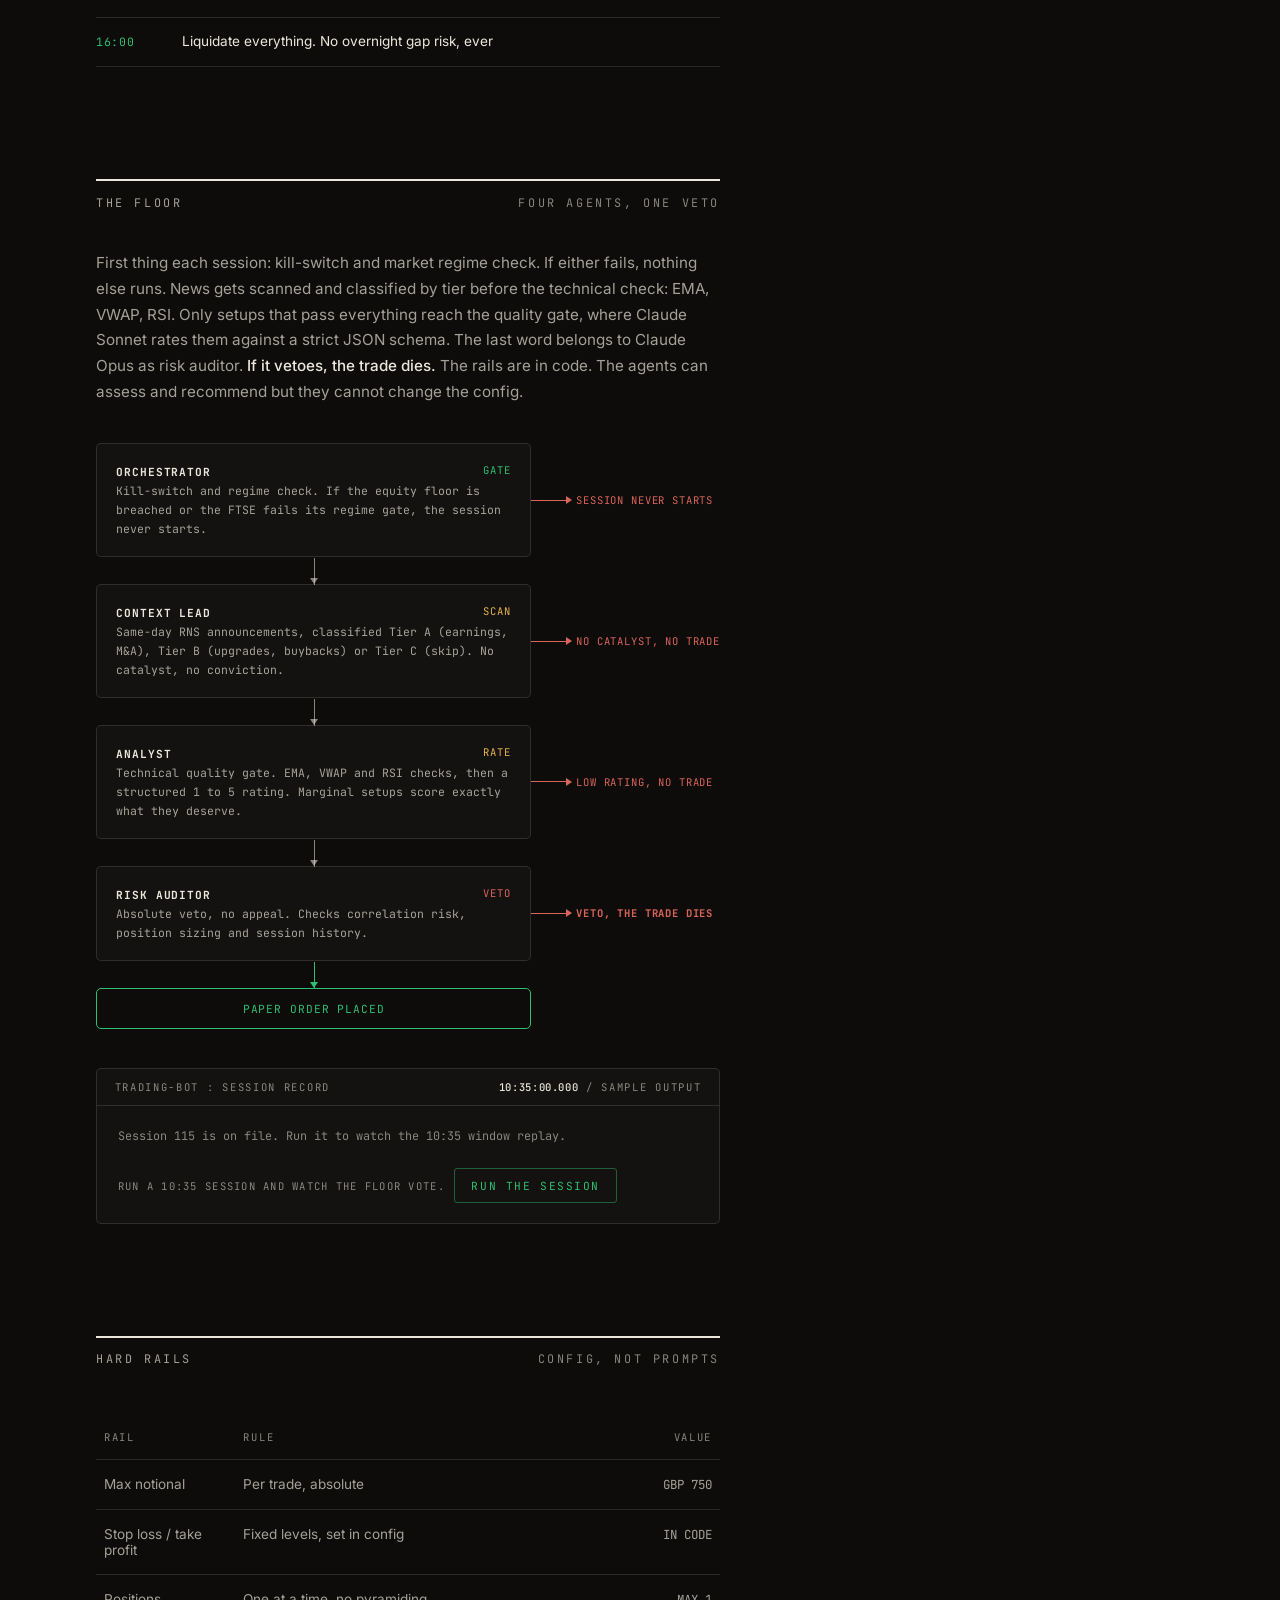
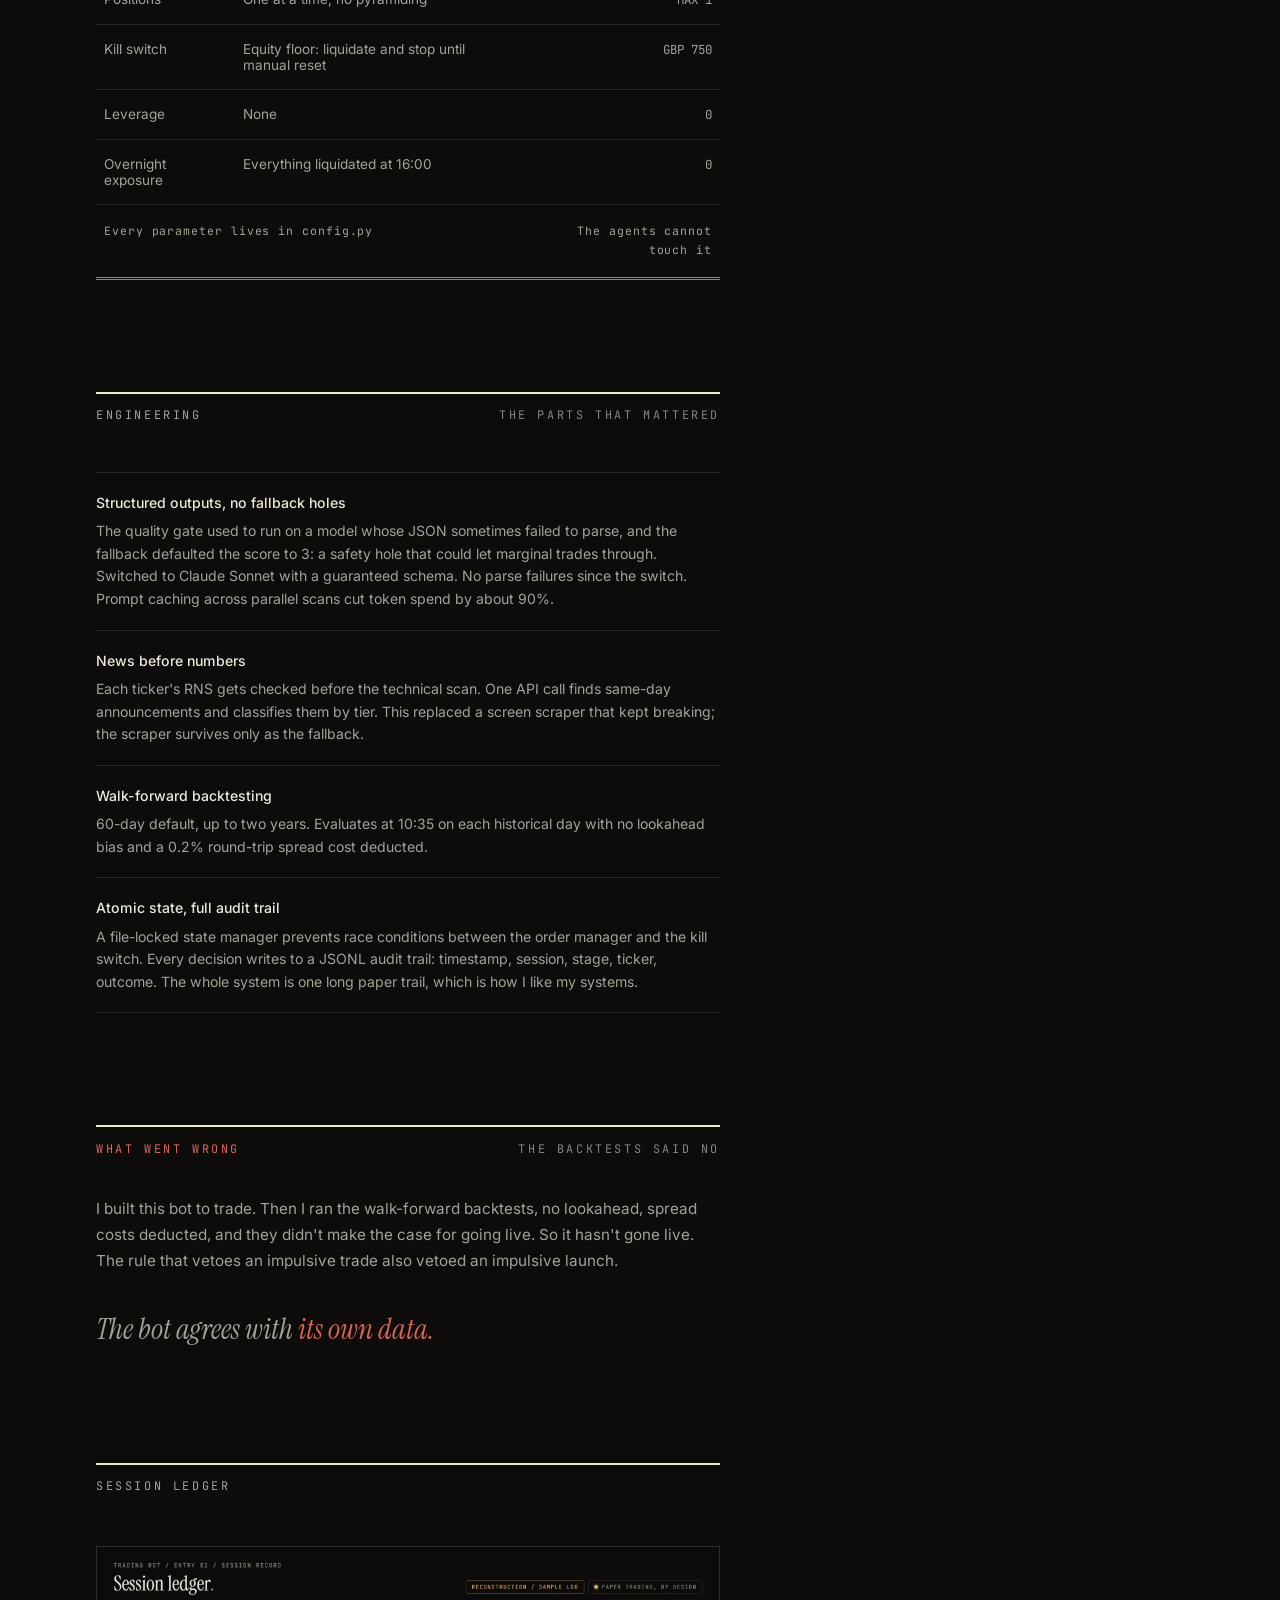
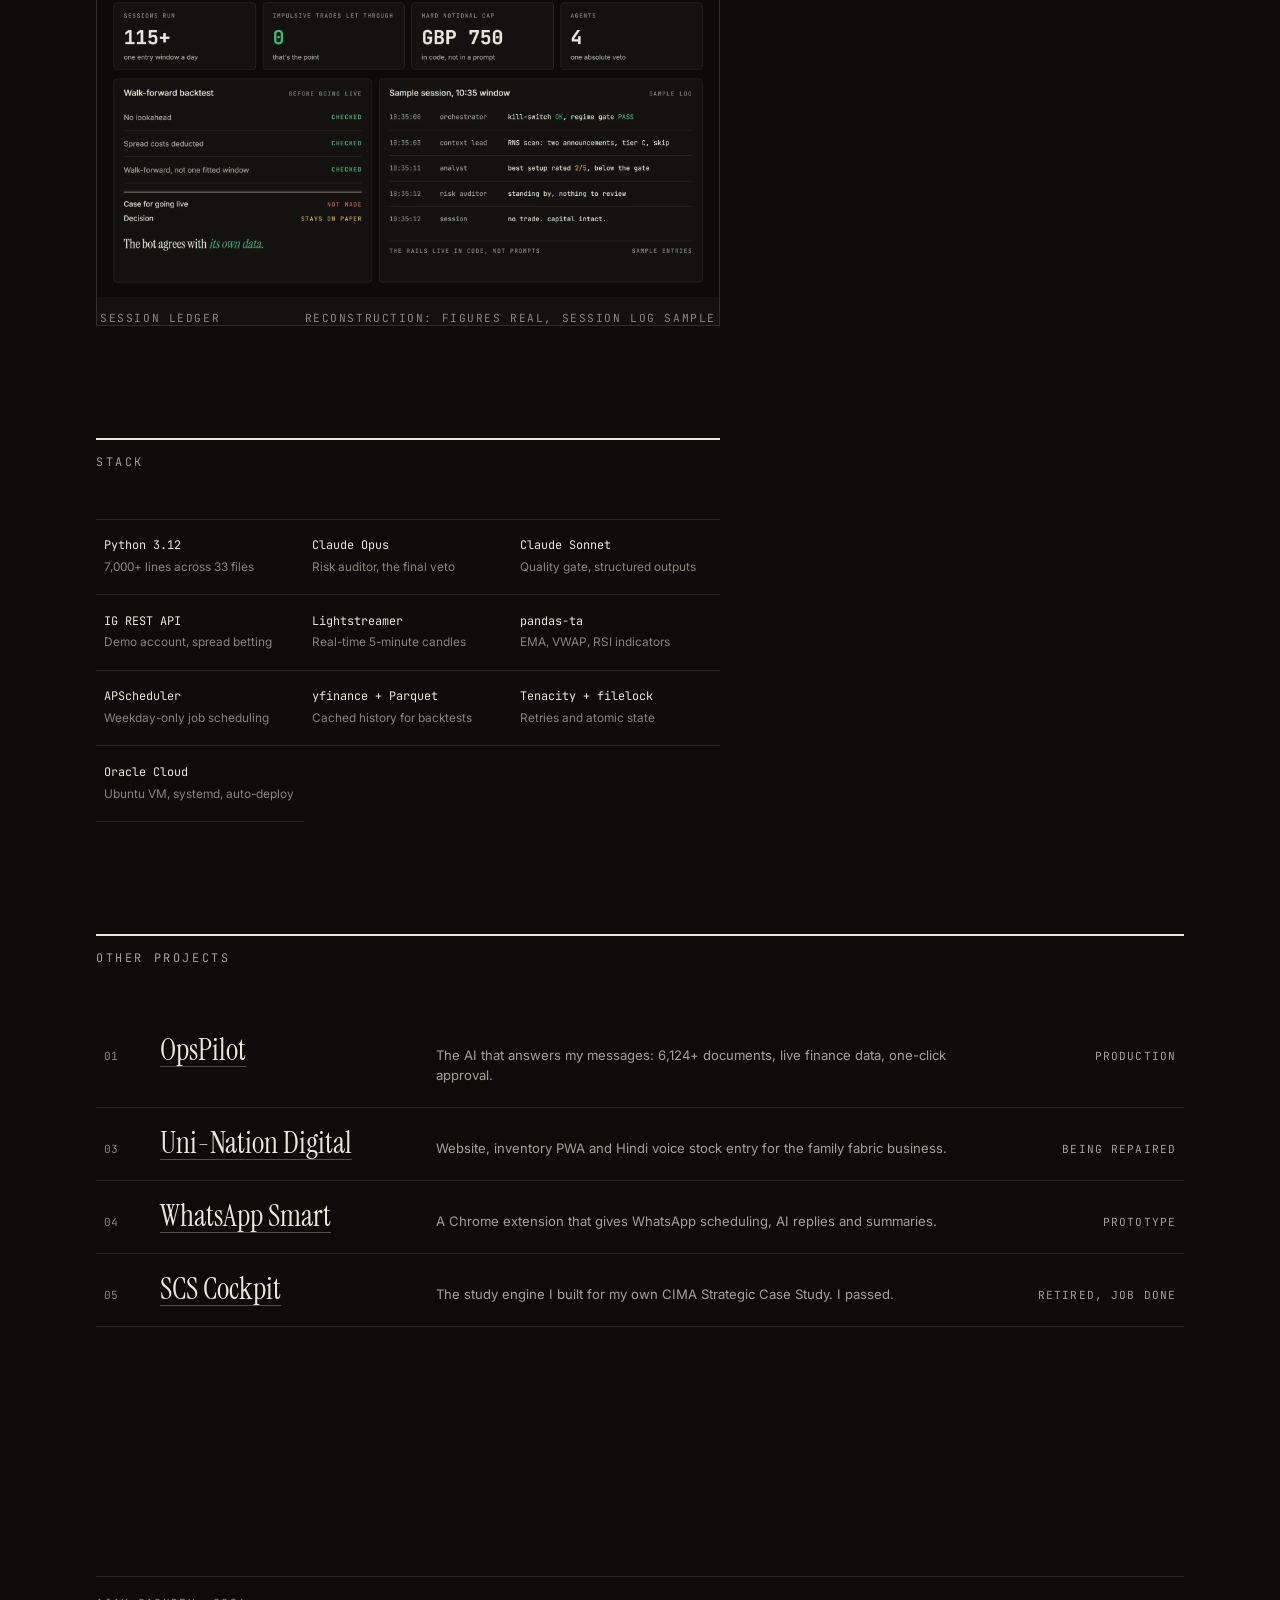
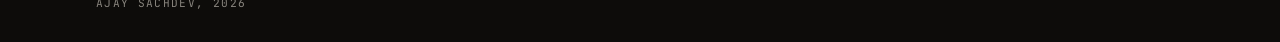
<file: projects/trading-bot.html>
<!DOCTYPE html>
<html lang="en-GB">
<head>
<meta charset="UTF-8">
<meta name="viewport" content="width=device-width, initial-scale=1.0">
<title>Trading Bot | Ajay Sachdev</title>
<meta name="description" content="I built four AI agents that veto my impulsive trades. 115+ paper sessions on the FTSE 100, zero impulsive trades let through, every risk rail in code.">
<meta property="og:title" content="Trading Bot | Ajay Sachdev">
<meta property="og:description" content="Four AI agents with an absolute veto. 115+ sessions, 0 impulsive trades let through. The point was the restraint.">
<meta property="og:type" content="article">
<meta name="author" content="Ajay Sachdev">
<meta name="publish_date" property="og:publish_date" content="2026-07-22T00:00:00+0000">
<meta property="article:published_time" content="2026-07-22T00:00:00+00:00">
<meta property="article:author" content="Ajay Sachdev">
<link rel="canonical" href="https://ajaysachdev.com/projects/trading-bot.html">
<meta property="og:url" content="https://ajaysachdev.com/projects/trading-bot.html">
<meta property="og:image" content="https://ajaysachdev.com/images/og-card-2.jpg">
<meta property="og:image:width" content="1200">
<meta property="og:image:height" content="630">
<meta property="og:image:type" content="image/jpeg">
<meta property="og:image:alt" content="Ajay Sachdev. The accountant who ships code.">
<meta property="og:site_name" content="Ajay Sachdev">
<meta name="twitter:card" content="summary_large_image">
<meta name="twitter:title" content="Trading Bot | Ajay Sachdev">
<meta name="twitter:description" content="Four AI agents with an absolute veto. 115+ sessions, 0 impulsive trades let through. The point was the restraint.">
<meta name="twitter:image" content="https://ajaysachdev.com/images/og-card-2.jpg">
<meta name="twitter:image:alt" content="Ajay Sachdev. The accountant who ships code.">
<script type="application/ld+json">
{"@context":"https://schema.org","@graph":[{"@type":"CreativeWork","@id":"https://ajaysachdev.com/projects/trading-bot.html#case","name":"Trading Bot: case study","headline":"Trading Bot","description":"Case study: four AI agents that veto impulsive trades. 115+ paper-trading sessions on the FTSE 100, zero trades let through, hard risk rails in code. Built by a finance manager who kept overriding his own rules.","url":"https://ajaysachdev.com/projects/trading-bot.html","inLanguage":"en-GB","image":"https://ajaysachdev.com/images/og-card-2.jpg","author":{"@type":"Person","@id":"https://ajaysachdev.com/#person","name":"Ajay Sachdev","url":"https://ajaysachdev.com/"},"creator":{"@type":"Person","@id":"https://ajaysachdev.com/#person","name":"Ajay Sachdev","url":"https://ajaysachdev.com/"}},{"@type":"BreadcrumbList","itemListElement":[{"@type":"ListItem","position":1,"name":"Home","item":"https://ajaysachdev.com/"},{"@type":"ListItem","position":2,"name":"Projects","item":"https://ajaysachdev.com/projects/"},{"@type":"ListItem","position":3,"name":"Trading Bot","item":"https://ajaysachdev.com/projects/trading-bot.html"}]}]}
</script>
<meta name="theme-color" content="#0d0c0a">
<link rel="icon" href="data:image/svg+xml,%3Csvg xmlns='http://www.w3.org/2000/svg' viewBox='0 0 32 32'%3E%3Crect width='32' height='32' fill='%230d0c0a'/%3E%3Ccircle cx='16' cy='16' r='6' fill='%232fbf71'/%3E%3C/svg%3E">
<link rel="apple-touch-icon" href="../images/apple-touch-icon.png">

<link rel="preload" href="../vendor/fonts/inter-400-500-800-latin.woff2" as="font" type="font/woff2" crossorigin>
<link rel="preload" href="../vendor/fonts/instrumentserif-400-latin.woff2" as="font" type="font/woff2" crossorigin>
<link rel="preload" href="../vendor/fonts/instrumentserif-400-italic-latin.woff2" as="font" type="font/woff2" crossorigin>
<link rel="preload" href="../vendor/fonts/jetbrainsmono-400-500-700-latin.woff2" as="font" type="font/woff2" crossorigin>
<link rel="stylesheet" href="../css/design-tokens.css">
<script src="../js/nav.js" defer></script>
<style>
@font-face { font-family: 'Instrument Serif'; font-style: normal; font-weight: 400; font-display: swap; src: url('../vendor/fonts/instrumentserif-400-latin.woff2') format('woff2'); }
@font-face { font-family: 'Instrument Serif'; font-style: italic; font-weight: 400; font-display: swap; src: url('../vendor/fonts/instrumentserif-400-italic-latin.woff2') format('woff2'); }
@font-face { font-family: 'Inter'; font-style: normal; font-weight: 100 900; font-display: swap; src: url('../vendor/fonts/inter-400-500-800-latin.woff2') format('woff2'); }
@font-face { font-family: 'JetBrains Mono'; font-style: normal; font-weight: 100 800; font-display: swap; src: url('../vendor/fonts/jetbrainsmono-400-500-700-latin.woff2') format('woff2'); }
/* Metric-matched fallbacks (size-adjust): no layout shift when the webfonts swap in. Measured with fontTools against the Windows system faces, 08/10/2026 */
@font-face { font-family: 'Instrument Serif Fallback'; src: local('Georgia'); size-adjust: 76.92%; ascent-override: 128.71%; descent-override: 40.3%; line-gap-override: 0%; }
@font-face { font-family: 'Inter Fallback'; src: local('Arial'), local('Helvetica'); size-adjust: 107.48%; ascent-override: 90.14%; descent-override: 22.44%; line-gap-override: 0%; }
@font-face { font-family: 'JetBrains Mono Fallback'; src: local('Consolas'); size-adjust: 109.13%; ascent-override: 93.47%; descent-override: 27.49%; line-gap-override: 0%; }
</style>

<style>
/* ================= Tokens: The Ledger, entry pages ================= */
* { margin: 0; padding: 0; box-sizing: border-box; }
html { scrollbar-color: var(--paper-faint) var(--ink); overflow-x: clip; scroll-behavior: smooth; }
body {
  background: var(--ink); color: var(--paper); font-family: var(--sans);
  -webkit-font-smoothing: antialiased; -moz-osx-font-smoothing: grayscale;
  overflow-x: clip;
}
::selection { background: var(--credit); color: var(--ink); }
/* View transitions: shared in css/design-tokens.css (12B, title carries over) */
a { color: inherit; }
a:focus-visible, button:focus-visible, [tabindex]:focus-visible { outline: 2px solid var(--credit); outline-offset: 3px; }
.visually-hidden {
  position: absolute; width: 1px; height: 1px; padding: 0; margin: -1px;
  overflow: hidden; clip-path: inset(50%); white-space: nowrap; border: 0;
}
.skip-link {
  position: fixed; top: 0.9rem; left: 0.9rem; z-index: 200;
  font-family: var(--mono); font-size: 0.72rem; letter-spacing: 0.14em; text-transform: uppercase;
  color: var(--paper); background: var(--ink); border: 1px solid var(--credit);
  padding: 0.7rem 1.1rem; text-decoration: none;
  /* parked above the viewport AND invisible: iOS 26 Safari paints content behind its see-through status bar, so a parked link showed its green border there (14/10/2026) */
  transform: translateY(calc(-100% - 1.5rem)); opacity: 0; pointer-events: none;
  transition: transform var(--dur-micro) ease, opacity var(--dur-micro) ease;
}
.skip-link:focus { transform: translateY(0); opacity: 1; pointer-events: auto; }
body::after {
  content: ''; position: fixed; inset: 0; z-index: 60; pointer-events: none; mix-blend-mode: overlay;
  background-image: url("data:image/svg+xml,%3Csvg viewBox='0 0 256 256' xmlns='http://www.w3.org/2000/svg'%3E%3Cfilter id='n'%3E%3CfeTurbulence type='fractalNoise' baseFrequency='0.65' numOctaves='3' stitchTiles='stitch'/%3E%3C/filter%3E%3Crect width='100%25' height='100%25' filter='url(%23n)' opacity='0.04'/%3E%3C/svg%3E");
}
.wrap { max-width: 74rem; margin: 0 auto; padding: 0 clamp(1.25rem, 4vw, 3rem); }

/* Nav: shared component in css/design-tokens.css (nav C) */

/* ================= Entry head ================= */
main.wrap { padding-top: clamp(7rem, 12vw, 10rem); }
main.wrap > header { position: relative; z-index: 0; }
main.wrap > header::before {
  content: ''; position: absolute; inset: -9rem -18% -2rem; pointer-events: none; z-index: -1;
  background: radial-gradient(ellipse 55% 48% at 76% 4%, rgba(217, 100, 89, 0.08), transparent 70%);
}
.crumb {
  font-family: var(--mono); font-size: 0.72rem; letter-spacing: 0.18em; text-transform: uppercase;
  color: var(--paper-faint);
}
.crumb a { color: var(--paper-dim); text-decoration: none; border-bottom: 1px solid rgba(236, 231, 220, 0.35); transition: color var(--dur-link) var(--ease-micro), border-color var(--dur-link) var(--ease-micro); }
.crumb a:focus-visible { color: var(--paper); border-color: var(--credit); }
@media (hover: hover) { .crumb a:hover { color: var(--paper); border-color: var(--credit); } }
@media (max-width: 480px) { .crumb { letter-spacing: 0.1em; } }
h1 {
  view-transition-name: entry-title;
  font-family: var(--serif); font-weight: 400; font-size: clamp(3.2rem, 9.5vw, 8.5rem);
  line-height: 0.98; letter-spacing: -0.015em; margin-top: 1.6rem;
}
h1 em { color: var(--credit); }
.entry-status {
  display: flex; flex-wrap: wrap; gap: 0.6rem 1.6rem; align-items: baseline; margin-top: 1.5rem;
  font-family: var(--mono); font-size: 0.72rem; letter-spacing: 0.14em; text-transform: uppercase; color: var(--paper-faint);
}
.l-status { font-family: var(--mono); font-size: 0.72rem; letter-spacing: 0.1em; text-transform: uppercase; white-space: nowrap; color: var(--paper); }
.l-status i {
  display: inline-block; width: 7px; height: 7px; border-radius: 50%; margin-right: 0.55rem;
  background: var(--credit); box-shadow: 0 0 10px rgba(47, 191, 113, 0.6);
}
/* 14D (motion pass): only the system in production breathes */
.l-status.prod i { animation: pulse var(--dur-ambient) infinite; }
.l-status.amber i { background: var(--amber); box-shadow: 0 0 10px rgba(232, 179, 75, 0.5); }
@keyframes pulse { 0%, 100% { opacity: 1; } 50% { opacity: 0.45; } }
.entry-lede {
  margin-top: 2.2rem; font-family: var(--serif); font-size: clamp(1.35rem, 2.6vw, 2rem);
  line-height: 1.4; color: var(--paper-dim); max-width: 62ch;
}
.entry-lede em { color: var(--credit); }
.fig-row { display: grid; grid-template-columns: repeat(4, 1fr); gap: clamp(1.2rem, 3vw, 2.5rem); margin-top: clamp(2.5rem, 5vw, 4rem); }
.fig { border-top: 1px solid var(--rule); padding-top: 1rem; }
.fig-num { display: block; font-family: var(--serif); font-size: clamp(1.7rem, 3.4vw, 2.6rem); line-height: 1; font-variant-numeric: tabular-nums; }
.fig-num i { font-style: normal; font-family: var(--mono); font-size: 0.34em; letter-spacing: 0.05em; color: var(--credit); margin: 0 0.12em; }
.fig-lab { display: block; margin-top: 0.65rem; font-family: var(--mono); font-size: 0.66rem; letter-spacing: 0.08em; line-height: 1.5; color: var(--paper-dim); text-transform: uppercase; }
@media (max-width: 720px) { .fig-row { grid-template-columns: 1fr 1fr; } }

/* ================= Notes (sections) ================= */
.section-head {
  font-family: var(--mono); font-size: 0.74rem; letter-spacing: 0.22em; text-transform: uppercase;
  color: var(--paper-dim); padding: 0.85rem 0; border-top: 2px solid var(--paper);
  display: flex; justify-content: space-between; gap: 1rem; margin-top: clamp(4.5rem, 9vw, 7rem);
}
.section-head .right { color: var(--paper-faint); text-align: right; }
.section-head h2 { font: inherit; margin: 0; letter-spacing: inherit; text-transform: inherit; color: inherit; }
/* What went wrong: one failure per entry, told straight. Debit red label (brief 2.5) */
.wrong .section-head > h2 { color: var(--debit); }
.wrong .pull span { color: var(--debit); }
/* First note sits tighter: the entry head's fig row already provides the air */
header + section .section-head, .notes-col > section:first-child .section-head { margin-top: clamp(2.8rem, 5.5vw, 4.2rem); }
.prose { margin-top: 1.6rem; max-width: 62rem; color: var(--paper-dim); line-height: 1.7; font-size: 0.95rem; text-wrap: pretty; }
.prose + .prose { margin-top: 1.1rem; }
.prose b { color: var(--paper); font-weight: 500; }
.pull {
  margin-top: 2.2rem; font-family: var(--serif); font-style: italic; font-size: clamp(1.25rem, 2.3vw, 1.8rem);
  line-height: 1.45; color: var(--paper-dim); max-width: 38rem;
}
.pull span { color: var(--credit); }

/* Day schedule */
.sched { list-style: none; margin-top: 2.2rem; max-width: 44rem; }
.sched li {
  display: grid; grid-template-columns: 4.2rem 1fr; gap: 1.2rem; align-items: baseline;
  padding: 0.85rem 0; border-bottom: 1px solid var(--rule);
  font-size: 0.85rem; line-height: 1.55; color: var(--paper-dim);
}
.sched .t { font-family: var(--mono); font-size: 0.72rem; letter-spacing: 0.06em; color: var(--paper-faint); font-variant-numeric: tabular-nums; }
.sched li.hot .t { color: var(--credit); }
.sched li.hot span:last-child { color: var(--paper); }

/* Agent floor: a vertical chain, one exit per stage (chain pattern: Supabase architecture, studied 19/10/2026) */
.agents { display: grid; grid-template-columns: minmax(0, 30rem) 1fr; column-gap: 0; row-gap: 1.7rem; margin-top: 2.4rem; max-width: 48rem; }
.agent {
  position: relative; border: 1px solid var(--rule); border-radius: 5px; padding: 1.1rem 1.2rem; background: var(--ink-2);
  font-family: var(--mono); font-size: 0.72rem; line-height: 1.65; color: var(--paper-dim);
}
.agent .who { color: var(--paper); font-weight: 700; letter-spacing: 0.08em; text-transform: uppercase; font-size: 0.7rem; }
.agent .verdict { float: right; font-size: 0.66rem; letter-spacing: 0.1em; }
.agent .verdict.ok { color: var(--credit); }
.agent .verdict.no { color: var(--debit); }
.agent .verdict.hmm { color: var(--amber); }
/* connector down to the next stage, drawn in the row gap */
.exit + .agent::before, .exit + .order::before {
  content: ""; position: absolute; left: 50%; top: -1.7rem; height: 1.7rem; border-left: 1px solid var(--paper-faint);
}
.exit + .agent::after, .exit + .order::after {
  content: ""; position: absolute; left: 50%; top: -7px; transform: translateX(-50%);
  border: 4px solid transparent; border-top: 6px solid var(--paper-faint); border-bottom: 0;
}
/* exit to the right: the trade dies here */
.exit {
  align-self: center; display: flex; align-items: center; gap: 0; padding-left: 0;
  font-family: var(--mono); font-size: var(--ms-1); letter-spacing: var(--tr-1); text-transform: uppercase; color: var(--debit); white-space: nowrap;
}
.exit::before { content: ""; width: 2.2rem; height: 1px; background: var(--debit); flex: none; }
.exit i { font-style: normal; position: relative; padding-left: 0.6rem; }
.exit i::before { content: ""; position: absolute; left: -1px; top: 50%; transform: translateY(-50%); border: 4px solid transparent; border-left: 6px solid var(--debit); border-right: 0; }
.exit.hard { font-weight: 700; }
.agents .order {
  position: relative; border: 1px solid var(--credit); border-radius: 5px; padding: 0.8rem 1.2rem; grid-column: 1;
  font-family: var(--mono); font-size: var(--ms-2); letter-spacing: var(--tr-1); text-transform: uppercase; color: var(--credit); text-align: center;
}
.exit + .order::before { border-left-color: var(--credit); }
.exit + .order::after { border-top-color: var(--credit); }
@media (max-width: 680px) {
  .agents { grid-template-columns: 1fr; row-gap: 0; }
  .exit { justify-content: flex-start; padding: 0.55rem 0 1.5rem 1.2rem; white-space: normal; }
  .exit::before { width: 1.2rem; }
  .exit + .agent::before, .exit + .order::before { top: -1.5rem; height: 1.5rem; }
}

/* Session record terminal */
.term {
  margin-top: 2.4rem; border: 1px solid var(--rule); border-radius: 5px; background: var(--ink-2); overflow: hidden;
}
.term-bar {
  display: flex; justify-content: space-between; padding: 0.7rem 1.1rem; border-bottom: 1px solid var(--rule);
  font-family: var(--mono); font-size: 0.66rem; letter-spacing: 0.16em; color: var(--paper-faint); text-transform: uppercase;
}
.term-body { padding: 1.2rem 1.3rem; font-family: var(--mono); font-size: 0.74rem; line-height: 2; color: var(--paper-dim); overflow-x: auto; }
.term-body .t-dim { color: var(--paper-faint); }
.term-body .t-ok { color: var(--credit); }
.term-body .t-warn { color: var(--amber); }
.term-body .t-no { color: var(--debit); }

/* Feature notes */
.notes { list-style: none; margin-top: 2.2rem; }
.notes li {
  padding: 1.2rem 0; border-bottom: 1px solid var(--rule);
  font-size: 0.88rem; line-height: 1.6; color: var(--paper-dim);
}
.notes li:first-child { border-top: 1px solid var(--rule); }
.notes b { display: block; color: var(--paper); font-weight: 500; margin-bottom: 0.35rem; }

/* Rails table */
.ledger { width: 100%; border-collapse: collapse; margin-top: 2.2rem; }
.ledger th {
  font-family: var(--mono); font-weight: 400; font-size: 0.66rem; letter-spacing: 0.16em;
  text-transform: uppercase; color: var(--paper-faint); text-align: left;
  padding: 0.9rem 0.5rem; border-bottom: 1px solid var(--rule);
}
.ledger th:last-child, .ledger td:last-child { text-align: right; }
.ledger td { padding: 1rem 0.5rem; border-bottom: 1px solid var(--rule); vertical-align: baseline; font-size: 0.85rem; color: var(--paper-dim); }
.ledger td.mono { font-family: var(--mono); font-size: 0.78rem; font-variant-numeric: tabular-nums; white-space: nowrap; }
.ledger tfoot td {
  font-family: var(--mono); font-size: 0.72rem; letter-spacing: 0.08em; line-height: 1.6;
  color: var(--paper-dim); border-bottom: 3px double var(--paper-faint); padding: 1.1rem 0.5rem;
}

/* Exhibit figure */
.exhibit-fig { margin-top: 2.4rem; }
.exhibit-fig figure { overflow: hidden; border: 1px solid var(--rule); background: var(--ink-2); }
.exhibit-fig img { width: 100%; display: block; filter: saturate(0.8); }
.exhibit-fig figcaption {
  display: flex; justify-content: space-between; gap: 1rem; padding: 0.9rem 0.2rem 0;
  font-family: var(--mono); font-size: 0.7rem; letter-spacing: 0.14em; color: var(--paper-faint); text-transform: uppercase;
}

/* Stack grid */
.stack { display: grid; grid-template-columns: repeat(3, 1fr); gap: 0; margin-top: 2.2rem; border-top: 1px solid var(--rule); }
.stack div { padding: 1.1rem 0.5rem; border-bottom: 1px solid var(--rule); }
.stack .s-name { display: block; font-family: var(--mono); font-size: 0.74rem; color: var(--paper); }
.stack .s-role { display: block; margin-top: 0.35rem; font-size: 0.74rem; line-height: 1.5; color: var(--paper-faint); }
@media (max-width: 760px) { .stack { grid-template-columns: 1fr 1fr; } }
@media (max-width: 460px) { .stack { grid-template-columns: 1fr; } }

/* Other entries */
.others { width: 100%; border-collapse: collapse; margin-top: 2.2rem; }
.others td { padding: 1.3rem 0.5rem; border-bottom: 1px solid var(--rule); vertical-align: baseline; }
.others tr { cursor: pointer; }
.others tr:focus-visible { outline-offset: -2px; }
.o-ref { font-family: var(--mono); font-size: 0.7rem; color: var(--paper-faint); width: 3.5rem; }
.o-name { font-family: var(--serif); font-size: clamp(1.3rem, 2.4vw, 1.9rem); line-height: 1; white-space: nowrap; text-decoration: underline; text-decoration-thickness: 1px; text-underline-offset: 6px; text-decoration-color: rgba(236, 231, 220, 0.3); transition: text-decoration-color var(--dur-link) var(--ease-micro); }
/* 13B (motion pass): same rule as /projects/ and every link (Paco, measured 240ms) */
.others tr:focus-visible .o-name { text-decoration-color: var(--credit); }
@media (hover: hover) { .others tr:hover .o-name { text-decoration-color: var(--credit); } }
a.o-name { color: inherit; }
.others tr:focus-within .o-name { text-decoration-color: var(--credit); }
.o-desc { font-size: 0.82rem; color: var(--paper-dim); max-width: 26rem; line-height: 1.55; }
.o-status { font-family: var(--mono); font-size: 0.7rem; letter-spacing: 0.1em; text-transform: uppercase; text-align: right; white-space: nowrap; color: var(--paper-dim); }
@media (max-width: 680px) { .o-desc { display: none; } }

/* ================= v4 body grid + margin rail (brief 3.1) =================
   >=1024px: notes in columns 1-7, sticky rail in 9-12. The rail holds a ledger
   index that ticks as each note enters, and one marginal panel per note that
   swaps with a 0.3s fade. Below 1024px the rail is hidden; with JS off the
   first panel shows. */
.rail { display: none; }
@media (min-width: 1024px) {
  .body-grid { display: grid; grid-template-columns: repeat(12, minmax(0, 1fr)); column-gap: clamp(1.25rem, 2vw, 2rem); }
  .notes-col { grid-column: 1 / 8; min-width: 0; }
  .rail { display: block; grid-column: 9 / 13; }
  .rail-inner { position: sticky; top: 6.5rem; margin-top: clamp(2.8rem, 5.5vw, 4.2rem); padding-top: 0.85rem; border-top: 2px solid var(--paper); }
}
.rail-head { display: flex; justify-content: space-between; font-family: var(--mono); font-size: 0.66rem; letter-spacing: 0.22em; text-transform: uppercase; color: var(--paper-faint); }
/* 17A + 4C's hairline (motion pass): one hairline that fills as you read the notes, the current note's name, its stat below */
.rail-line { margin-top: 1.1rem; }
.rail-track { position: relative; height: 1px; background: var(--rule); }
.rail-fill { position: absolute; inset: 0; background: var(--credit); transform-origin: left; transform: scaleX(0); }
.rail-cur { margin-top: 0.85rem; font-family: var(--mono); font-size: 0.7rem; letter-spacing: 0.1em; text-transform: uppercase; color: var(--paper); }
.rail-cur b { font-weight: 400; color: var(--credit); margin-right: 0.7rem; }
.rail-cur.debit b { color: var(--debit); }
.rail-panels { display: grid; margin-top: 2rem; }
.rp { grid-area: 1 / 1; opacity: 0; visibility: hidden; transition: opacity var(--dur-micro) ease, visibility var(--dur-micro); }
.rp.on { opacity: 1; visibility: visible; }
.rp-num { display: block; font-family: var(--serif); font-size: clamp(3.6rem, 5.6vw, 5.4rem); line-height: 0.95; letter-spacing: -0.01em; font-variant-numeric: tabular-nums; color: var(--paper); }
.rp.debit .rp-num { color: var(--debit); }
.rp-lab { display: block; margin-top: 0.9rem; padding-top: 0.75rem; border-top: 1px solid var(--rule); font-family: var(--mono); font-size: 0.7rem; letter-spacing: 0.12em; line-height: 1.6; text-transform: uppercase; color: var(--paper-dim); max-width: 18rem; }

/* ================= v4 signature moment kit (brief 3.2) ================= */
.mo-bar { display: flex; flex-wrap: wrap; gap: 0.6rem; align-items: center; margin-top: 1rem; }
.mo-btn {
  font-family: var(--mono); font-size: 0.7rem; letter-spacing: 0.14em; text-transform: uppercase;
  padding: 0.6rem 1rem; border-radius: 3px; border: 1px solid color-mix(in srgb, var(--credit) 45%, transparent); background: transparent;
  color: var(--credit); cursor: pointer; transition: color var(--dur-link) var(--ease-micro), border-color var(--dur-link) var(--ease-micro);
}
.mo-btn:focus-visible { color: var(--paper); border-color: var(--credit); }
@media (hover: hover) { .mo-btn:hover:not(:disabled) { color: var(--paper); border-color: var(--credit); } }
.mo-btn:disabled { opacity: 0.45; cursor: default; }
.mo-btn.ghost { border-color: var(--rule); color: var(--paper-dim); }
@media (hover: hover) { .mo-btn.ghost:hover:not(:disabled) { background: transparent; border-color: var(--paper-dim); color: var(--paper); } }
.mo-replay, .mo-hide { display: none; }
.mo-replay.show { display: inline-block; }
.mo-hint { font-family: var(--mono); font-size: 0.66rem; letter-spacing: 0.12em; text-transform: uppercase; color: var(--paper-faint); }
.visually-hidden { position: absolute; width: 1px; height: 1px; overflow: hidden; clip: rect(0 0 0 0); white-space: nowrap; }
/* Trading moment: the session replays, ending in the one violent stamp */
.term { position: relative; }
.term-body { position: relative; overflow: hidden; }
.tb-clock { font-weight: 500; color: var(--paper); font-variant-numeric: tabular-nums; letter-spacing: 0.06em; }
.tb-ready { display: none; color: var(--paper-faint); }
.term.armed .tb-ready { display: block; }
.term.armed .tl, .tl.wait { display: none; }
.tl { white-space: pre-wrap; }
.tl.fresh { animation: tlIn 0.28s ease-out; }
@keyframes tlIn { from { opacity: 0; transform: translateX(-6px); } to { opacity: 1; transform: none; } }
.tb-total { margin-top: 0.5rem; padding: 0.35rem 0 0.25rem; border-top: 1px solid var(--rule); border-bottom: 3px double var(--paper-faint); color: var(--paper); }
.tb-total b { color: var(--credit); font-weight: 700; }
.term.hit { box-shadow: 0 0 0 1px var(--debit), 0 0 44px rgba(217, 100, 89, 0.18); transition: box-shadow var(--dur-medium) ease; }
.tb-ctl { padding: 0 1.3rem 1.2rem; margin-top: 0; }
.stamp { position: absolute; inset: 0; display: grid; place-items: center; pointer-events: none; }
.stamp span {
  font-family: var(--mono); font-weight: 700; font-size: clamp(1.4rem, 3.4vw, 2.3rem); letter-spacing: 0.18em;
  color: var(--debit); border: 4px solid var(--debit); padding: 0.45rem 1.4rem; border-radius: 5px;
  background: rgba(19, 18, 16, 0.6); text-shadow: 0 0 30px rgba(217, 100, 89, 0.4);
  transform: rotate(-12deg) scale(3); opacity: 0;
}
.stamp.on span { opacity: 1; transform: rotate(-12deg) scale(1); }
/* the veto bezier: the one violent moment on this page */
.stamp.slam span { animation: slam 0.45s var(--ease-stamp) forwards; }
@keyframes slam { 0% { opacity: 0; transform: rotate(-12deg) scale(3); } 60% { opacity: 1; transform: rotate(-12deg) scale(0.96); } 100% { opacity: 1; transform: rotate(-12deg) scale(1); } }

/* ================= Footer ================= */
footer.wrap { padding-top: clamp(4rem, 8vw, 7rem); padding-bottom: 2rem; }
.foot-links { display: flex; flex-wrap: wrap; gap: 1rem 2.5rem; margin-top: 2.5rem; }
.foot-links a {
  font-family: var(--mono); font-size: 0.72rem; letter-spacing: 0.14em; text-transform: uppercase;
  color: var(--paper-dim); text-decoration: none; border: 1px solid var(--rule); padding: 0.8rem 1.4rem;
  transition: color var(--dur-link) var(--ease-micro), border-color var(--dur-link) var(--ease-micro);
}
.foot-links a:focus-visible { color: var(--paper); border-color: var(--credit); }
@media (hover: hover) { .foot-links a:hover { color: var(--paper); border-color: var(--credit); } }
@media (max-width: 480px) { .foot-links a { flex: 1 1 40%; text-align: center; } }
.foot-sign {
  margin-top: 4rem; padding-top: 1.2rem; border-top: 1px solid var(--rule);
  display: flex; justify-content: space-between; flex-wrap: wrap; gap: 0.6rem 2rem;
  font-family: var(--mono); font-size: 0.7rem; letter-spacing: 0.12em; color: var(--paper-faint); text-transform: uppercase;
}

/* ================= Reveal + motion prefs ================= */
/* Reveal B (motion pass): Paco, measured: 600ms, 10px, plain ease; items entering together 120ms apart (JS) */
.reveal { opacity: 0; transform: translateY(var(--reveal-dist)); transition: opacity var(--dur-reveal) var(--ease-reveal), transform var(--dur-reveal) var(--ease-reveal); }
.reveal.in { opacity: 1; transform: none; }
/* Above the fold the entry head is visible from the first frame and only slides: an opacity-0 start made the LCP wait for JS (render delay ~1.8s) */
main.wrap > header .reveal { opacity: 1; }
@media (prefers-reduced-motion: reduce) {
  *, *::before, *::after { animation-duration: 0.01ms !important; animation-iteration-count: 1 !important; transition-duration: 0.01ms !important; }
  .reveal { opacity: 1; transform: none; }
  html { scroll-behavior: auto; }
}
</style>
<noscript><style>.reveal { opacity: 1; transform: none; }</style></noscript>
</head>
<body>

<a class="skip-link" href="#entry">Skip to content</a>

<nav id="nav" class="site-nav" aria-label="Main">
  <div class="nav-bar">
    <a class="nav-mark" href="../index.html">Ajay<em>.</em>Sachdev</a>
    <div class="nav-links">
      <a href="./">Projects</a>
      <a class="nav-hide-sm" href="../about/">About</a>
      <a href="../index.html#contact">Contact</a>
    </div>
    <span class="nav-fy">PROJECT 02 OF 05</span>
  </div>
</nav>

<main id="entry" class="wrap">

  <header>
    <p class="crumb reveal"><a href="./">Projects</a> / Multi-agent AI</p>
    <h1 class="reveal">Trading Bot<em>.</em></h1>
    <p class="entry-status reveal"><span class="l-status amber"><i></i>Paper trading, by design</span><span>IG demo account / Oracle Cloud, systemd</span></p>
    <p class="entry-lede reveal">Four AI agents scan the FTSE 100 every weekday, rate every setup, and hold an absolute veto over every trade. 115+ sessions in, they have let <em>zero impulsive trades</em> through. That is the point.</p>
    <p class="entry-plain reveal"><span class="ep-lab">In plain words</span>A program that watches the UK stock market and argues itself out of bad trades. It practises with pretend money, by design. <a class="ep-try" href="#session">Try it below</a></p>
    <div class="fig-row">
      <div class="fig reveal"><span class="fig-num">4</span><span class="fig-lab">AI agents, one veto</span></div>
      <div class="fig reveal"><span class="fig-num">115+</span><span class="fig-lab">sessions run</span></div>
      <div class="fig reveal"><span class="fig-num">0</span><span class="fig-lab">trades placed</span></div>
      <div class="fig reveal"><span class="fig-num">750<i>GBP</i></span><span class="fig-lab">hard notional cap, in code</span></div>
    </div>
  </header>
  <div class="body-grid">
    <div class="notes-col">

    <section data-note="1">
      <div class="section-head reveal"><h2>The problem</h2><span class="right">The operator was the risk</span></div>
      <p class="prose reveal">I studied financial markets and I understood them. Trading them profitably was another thing. I'd watch a stock I'd researched all week drop sharply on a single announcement and sell within five minutes, then watch it recover by close. After a red day I'd jump into something I hadn't properly analysed, just to make the loss back.</p>
      <p class="prose reveal"><b>The analysis was usually fine. It was the real-time decisions that killed it.</b> I'd override my own rules the moment I felt any pressure. So I set out to keep the analysis and take myself out of the execution.</p>
    </section>

    <section data-note="2">
      <div class="section-head reveal"><h2>The trading day</h2><span class="right">No human input</span></div>
      <p class="prose reveal">Every weekday at 10:35 GMT, thirty minutes after London open once the opening noise has settled, the system runs. APScheduler fires five jobs through the day. Nothing is held overnight.</p>
      <ol class="sched reveal">
        <li><span class="t">10:30</span><span>Start 5-minute candle collection via Lightstreamer</span></li>
        <li class="hot"><span class="t">10:35</span><span>Full four-agent evaluation across its FTSE watchlist. The only entry window of the day</span></li>
        <li><span class="t">12:00</span><span>Regime recheck: if the market fails the regime gate, close everything</span></li>
        <li><span class="t">14:00</span><span>Second regime recheck</span></li>
        <li class="hot"><span class="t">16:00</span><span>Liquidate everything. No overnight gap risk, ever</span></li>
      </ol>
    </section>

    <section data-note="3">
      <div class="section-head reveal"><h2>The floor</h2><span class="right">Four agents, one veto</span></div>
      <p class="prose reveal">First thing each session: kill-switch and market regime check. If either fails, nothing else runs. News gets scanned and classified by tier before the technical check: EMA, VWAP, RSI. Only setups that pass everything reach the quality gate, where Claude Sonnet rates them against a strict JSON schema. The last word belongs to Claude Opus as risk auditor. <b>If it vetoes, the trade dies.</b> The rails are in code. The agents can assess and recommend but they cannot change the config.</p>
      <div class="agents reveal" role="group" aria-label="The four stages a setup passes through, top to bottom, and where it can be stopped">
        <div class="agent"><span class="who">Orchestrator</span><span class="verdict ok">GATE</span><br>Kill-switch and regime check. If the equity floor is breached or the FTSE fails its regime gate, the session never starts.</div>
        <div class="exit"><i>session never starts</i></div>
        <div class="agent"><span class="who">Context Lead</span><span class="verdict hmm">SCAN</span><br>Same-day RNS announcements, classified Tier A (earnings, M&amp;A), Tier B (upgrades, buybacks) or Tier C (skip). No catalyst, no conviction.</div>
        <div class="exit"><i>no catalyst, no trade</i></div>
        <div class="agent"><span class="who">Analyst</span><span class="verdict hmm">RATE</span><br>Technical quality gate. EMA, VWAP and RSI checks, then a structured 1 to 5 rating. Marginal setups score exactly what they deserve.</div>
        <div class="exit"><i>low rating, no trade</i></div>
        <div class="agent"><span class="who">Risk Auditor</span><span class="verdict no">VETO</span><br>Absolute veto, no appeal. Checks correlation risk, position sizing and session history.</div>
        <div class="exit hard"><i>veto, the trade dies</i></div>
        <div class="order">Paper order placed</div>
      </div>
      <div class="term reveal" id="session">
        <div class="term-bar"><span>trading-bot : session record</span><span><b class="tb-clock" id="tb-clock">10:35:07.000</b> / Sample output</span></div>
        <div class="term-body" id="tb-body">
          <div class="tb-ready">Session 115 is on file. Run it to watch the 10:35 window replay.</div>
          <div class="tl" data-t="1.0"><span class="t-dim">10:35:01</span> <span class="t-ok">SCAN</span>  Kill-switch OK, equity above floor</div>
          <div class="tl" data-t="2.0"><span class="t-dim">10:35:02</span> <span class="t-ok">SCAN</span>  FTSE 100: +0.12%, session active</div>
          <div class="tl" data-t="4.0"><span class="t-dim">10:35:04</span> <span class="t-ok">PASS</span>  AZN: EMA OK, VWAP OK, RSI OK</div>
          <div class="tl" data-t="4.3"><span class="t-dim">10:35:04</span> <span class="t-warn">SKIP</span>  SHEL: RSI overbought</div>
          <div class="tl" data-t="4.6"><span class="t-dim">10:35:04</span> <span class="t-warn">SKIP</span>  ULVR: below trend</div>
          <div class="tl" data-t="5.0"><span class="t-dim">10:35:05</span> <span class="t-warn">RATE</span>  AZN quality gate: 3/5, no catalyst</div>
          <div class="tl veto" data-t="6.0"><span class="t-dim">10:35:06</span> <span class="t-no">VETO</span>  Risk audit: marginal setup, capital preserved</div>
          <div class="tl tb-total" data-t="7.0"><span class="t-dim">10:35:07</span> Session 115 closed flat. Trades placed: <b>0</b></div>
          <div class="stamp on" id="tb-stamp" aria-hidden="true"><span>VETOED</span></div>
        </div>
        <div class="mo-bar tb-ctl"><span class="mo-hint">Run a 10:35 session and watch the floor vote.</span><button class="mo-btn" id="tb-run" type="button">Run the session</button><button class="mo-btn ghost mo-replay" id="tb-replay" type="button">Replay</button><span class="visually-hidden" id="tb-sr" role="status"></span></div>
      </div>
    </section>

    <section data-note="4">
      <div class="section-head reveal"><h2>Hard rails</h2><span class="right">Config, not prompts</span></div>
      <table class="ledger reveal">
        <thead><tr><th>Rail</th><th>Rule</th><th>Value</th></tr></thead>
        <tbody>
          <tr><td>Max notional</td><td>Per trade, absolute</td><td class="mono">GBP 750</td></tr>
          <tr><td>Stop loss / take profit</td><td>Fixed levels, set in config</td><td class="mono">IN CODE</td></tr>
          <tr><td>Positions</td><td>One at a time, no pyramiding</td><td class="mono">MAX 1</td></tr>
          <tr><td>Kill switch</td><td>Equity floor: liquidate and stop until manual reset</td><td class="mono">GBP 750</td></tr>
          <tr><td>Leverage</td><td>None</td><td class="mono">0</td></tr>
          <tr><td>Overnight exposure</td><td>Everything liquidated at 16:00</td><td class="mono">0</td></tr>
        </tbody>
        <tfoot><tr><td colspan="2">Every parameter lives in config.py</td><td>The agents cannot touch it</td></tr></tfoot>
      </table>
    </section>

    <section data-note="5">
      <div class="section-head reveal"><h2>Engineering</h2><span class="right">The parts that mattered</span></div>
      <ul class="notes">
        <li class="reveal"><span><b>Structured outputs, no fallback holes</b>The quality gate used to run on a model whose JSON sometimes failed to parse, and the fallback defaulted the score to 3: a safety hole that could let marginal trades through. Switched to Claude Sonnet with a guaranteed schema. No parse failures since the switch. Prompt caching across parallel scans cut token spend by about 90%.</span></li>
        <li class="reveal"><span><b>News before numbers</b>Each ticker's RNS gets checked before the technical scan. One API call finds same-day announcements and classifies them by tier. This replaced a screen scraper that kept breaking; the scraper survives only as the fallback.</span></li>
        <li class="reveal"><span><b>Walk-forward backtesting</b>60-day default, up to two years. Evaluates at 10:35 on each historical day with no lookahead bias and a 0.2% round-trip spread cost deducted.</span></li>
        <li class="reveal"><span><b>Atomic state, full audit trail</b>A file-locked state manager prevents race conditions between the order manager and the kill switch. Every decision writes to a JSONL audit trail: timestamp, session, stage, ticker, outcome. The whole system is one long paper trail, which is how I like my systems.</span></li>
      </ul>
    </section>

    <section class="wrong" data-note="6">
      <div class="section-head reveal"><h2>What went wrong</h2><span class="right">The backtests said no</span></div>
      <p class="prose reveal">I built this bot to trade. Then I ran the walk-forward backtests, no lookahead, spread costs deducted, and they didn't make the case for going live. So it hasn't gone live. The rule that vetoes an impulsive trade also vetoed an impulsive launch.</p>
      <p class="pull reveal">The bot agrees with <span>its own data.</span></p>
    </section>

    <section data-note="7">
      <div class="section-head reveal"><h2>Session ledger</h2><span class="right"></span></div>
      <div class="exhibit-fig reveal">
        <figure>
          <picture>
            <source srcset="../images/trading-bot-backtest.webp" type="image/webp">
            <img src="../images/trading-bot-backtest.png" alt="Session ledger, reconstructed: walk-forward backtest checks passed but the case for going live was not made, so it stays on paper; a sample 10:35 session ends in no trade" loading="lazy" decoding="async">
          </picture>
          <figcaption><span>Session ledger</span><span>Reconstruction: figures real, session log sample</span></figcaption>
        </figure>
      </div>
    </section>

    <section data-note="8">
      <div class="section-head reveal"><h2>Stack</h2></div>
      <div class="stack reveal">
        <div><span class="s-name">Python 3.12</span><span class="s-role">7,000+ lines across 33 files</span></div>
        <div><span class="s-name">Claude Opus</span><span class="s-role">Risk auditor, the final veto</span></div>
        <div><span class="s-name">Claude Sonnet</span><span class="s-role">Quality gate, structured outputs</span></div>
        <div><span class="s-name">IG REST API</span><span class="s-role">Demo account, spread betting</span></div>
        <div><span class="s-name">Lightstreamer</span><span class="s-role">Real-time 5-minute candles</span></div>
        <div><span class="s-name">pandas-ta</span><span class="s-role">EMA, VWAP, RSI indicators</span></div>
        <div><span class="s-name">APScheduler</span><span class="s-role">Weekday-only job scheduling</span></div>
        <div><span class="s-name">yfinance + Parquet</span><span class="s-role">Cached history for backtests</span></div>
        <div><span class="s-name">Tenacity + filelock</span><span class="s-role">Retries and atomic state</span></div>
        <div><span class="s-name">Oracle Cloud</span><span class="s-role">Ubuntu VM, systemd, auto-deploy</span></div>
      </div>
    </section>
    </div>
    <aside class="rail" aria-label="Margin notes">
      <div class="rail-inner">
        <div class="rail-head"><span>On this page</span><span></span></div>
        <div class="rail-line" data-notes="The problem|The trading day|The floor|Hard rails|Engineering|What went wrong|Session ledger|Stack" data-debit="6">
          <div class="rail-track" aria-hidden="true"><i class="rail-fill"></i></div>
          <p class="rail-cur"><b>01</b>The problem</p>
        </div>
        <div class="rail-panels">
          <div class="rp on" data-n="1"><span class="rp-num">0</span><span class="rp-lab">impulsive trades let through</span></div>
          <div class="rp" data-n="2"><span class="rp-num">10:35</span><span class="rp-lab">the one decision window in the trading day</span></div>
          <div class="rp" data-n="3"><span class="rp-num">4</span><span class="rp-lab">agents. One absolute veto, no appeal</span></div>
          <div class="rp" data-n="4"><span class="rp-num">GBP 750</span><span class="rp-lab">hard notional cap, in code, not in a prompt</span></div>
          <div class="rp" data-n="5"><span class="rp-num">7,000+</span><span class="rp-lab">lines of code</span></div>
          <div class="rp debit" data-n="6"><span class="rp-num">0</span><span class="rp-lab">days live. The backtests said no</span></div>
          <div class="rp" data-n="7"><span class="rp-num">115+</span><span class="rp-lab">sessions run, paper by design</span></div>
          <div class="rp" data-n="8"><span class="rp-num">0</span><span class="rp-lab">trades placed</span></div>
        </div>
      </div>
    </aside>
  </div>

  <section>
    <div class="section-head reveal"><h2>Other projects</h2></div>
    <table class="others reveal">
      <thead class="visually-hidden"><tr><th scope="col">Ref</th><th scope="col">Project</th><th scope="col">Summary</th><th scope="col">Status</th></tr></thead>
      <tbody>
        <tr data-href="opspilot.html">
          <td class="o-ref">01</td>
          <td><a class="o-name" href="opspilot.html">OpsPilot</a></td>
          <td class="o-desc">The AI that answers my messages: 6,124+ documents, live finance data, one-click approval.</td>
          <td class="o-status">Production</td>
        </tr>
        <tr data-href="uni-nation.html">
          <td class="o-ref">03</td>
          <td><a class="o-name" href="uni-nation.html">Uni-Nation Digital</a></td>
          <td class="o-desc">Website, inventory PWA and Hindi voice stock entry for the family fabric business.</td>
          <td class="o-status">Being repaired</td>
        </tr>
        <tr data-href="whatsapp-smart.html">
          <td class="o-ref">04</td>
          <td><a class="o-name" href="whatsapp-smart.html">WhatsApp Smart</a></td>
          <td class="o-desc">A Chrome extension that gives WhatsApp scheduling, AI replies and summaries.</td>
          <td class="o-status">Prototype</td>
        </tr>
        <tr data-href="scs-cockpit.html">
          <td class="o-ref">05</td>
          <td><a class="o-name" href="scs-cockpit.html">SCS Cockpit</a></td>
          <td class="o-desc">The study engine I built for my own CIMA Strategic Case Study. I passed.</td>
          <td class="o-status">Retired, job done</td>
        </tr>
      </tbody>
    </table>
  </section>

</main>

<footer class="wrap">
  <div class="foot-links reveal">
    <a href="./">All projects</a>
    <a href="https://www.linkedin.com/in/ajayy-sachdev/" target="_blank" rel="noopener">LinkedIn</a>
    <a href="mailto:ajay@ajaysachdev.com?subject=Hello">Email</a>
  </div>
  <div class="foot-sign">
    <span>Ajay Sachdev, 2026</span>
  </div>
</footer>

<script>
(function () {
  'use strict';

  /* Analytics: GoatCounter (production only, no cookies, no PII) */
  /* automated browsers (Playwright, Lighthouse QA runs) set navigator.webdriver: never count them */
  if ((location.hostname === 'ajaysachdev.com' || location.hostname === 'www.ajaysachdev.com') && !navigator.webdriver) {
    var gc = document.createElement('script');
    gc.async = true;
    gc.src = 'https://gc.zgo.at/count.js';
    gc.setAttribute('data-goatcounter', 'https://ajaysachdev.goatcounter.com/count');
    document.head.appendChild(gc);
  }

  /* Reveals */
  var reduced = window.matchMedia('(prefers-reduced-motion: reduce)').matches;
  var reveals = document.querySelectorAll('.reveal');
  if (reduced || !('IntersectionObserver' in window)) {
    reveals.forEach(function (el) { el.classList.add('in'); });
  } else {
    /* Items entering together go 120ms apart; signature moments keep their own choreography, so no delay on them */
    var stagger = parseFloat(getComputedStyle(document.documentElement).getPropertyValue('--stagger-reveal')) || 0.12;
    var io = new IntersectionObserver(function (entries) {
      var k = 0;
      entries.forEach(function (en) {
        if (!en.isIntersecting) return;
        if (!en.target.matches('.pipe, .adcard, .term, .voice, .undo, .drill')) en.target.style.transitionDelay = (Math.min(k++, 4) * stagger) + 's';
        en.target.classList.add('in');
        io.unobserve(en.target);
      });
    }, { threshold: 0.12, rootMargin: '0px 0px -6% 0px' });
    reveals.forEach(function (el) { io.observe(el); });
  }

  /* Margin rail, 17A with 4C's hairline (motion pass): the hairline fills as you read the notes,
     the current note's name and its stat swap as each note enters */
  var notes = document.querySelectorAll('[data-note]');
  var railLine = document.querySelector('.rail-line');
  var railCur = railLine && railLine.querySelector('.rail-cur');
  var railFill = railLine && railLine.querySelector('.rail-fill');
  var railLabels = railLine ? railLine.dataset.notes.split('|') : [];
  var railDebit = railLine ? +railLine.dataset.debit : 0;
  var panels = document.querySelectorAll('.rp');
  var shownNote = 1;
  function setNote(n) {
    if (n === shownNote || !railLabels[n - 1]) return;
    shownNote = n;
    if (railCur) {
      var b = document.createElement('b');
      b.textContent = (n < 10 ? '0' : '') + n;
      railCur.replaceChildren(b, document.createTextNode(railLabels[n - 1]));
      railCur.classList.toggle('debit', n === railDebit);
    }
    panels.forEach(function (p) { p.classList.toggle('on', +p.dataset.n === n); });
  }
  if (railFill && notes.length) {
    var railTick = false;
    var railProgress = function () {
      railTick = false;
      var a = notes[0].getBoundingClientRect().top, z = notes[notes.length - 1].getBoundingClientRect().bottom, y = innerHeight * 0.35;
      railFill.style.transform = 'scaleX(' + Math.max(0, Math.min(1, (y - a) / ((z - a) || 1))) + ')';
    };
    /* the margin rail only shows at 1024px and up: below that, skip the per-frame measuring */
    var railWide = window.matchMedia('(min-width: 1024px)');
    addEventListener('scroll', function () { if (!railTick && railWide.matches) { railTick = true; requestAnimationFrame(railProgress); } }, { passive: true });
    railProgress();
  }
  if (notes.length && 'IntersectionObserver' in window) {
    var railIo = new IntersectionObserver(function (entries) {
      entries.forEach(function (en) { if (en.isIntersecting) setNote(+en.target.dataset.note); });
    }, { rootMargin: '-35% 0px -60% 0px' });
    notes.forEach(function (s) { railIo.observe(s); });
  }

  /* ---------- Signature moment kit: sound only on a click, fire-once events ---------- */
  var muted = false;
  try { muted = localStorage.getItem('ledger-snd') === 'off'; } catch (e) { /* private mode */ }
  var actx = null;
  var touchUI = window.matchMedia('(pointer: coarse)').matches;
  /* iOS only starts Web Audio inside a tap: create or wake the context when a moment's button is
     touched, so blips that fire later (timers, animation frames) are not silent. Buttons only, so
     reading the page never wakes audio (that can pause music playing in the background) */
  addEventListener('pointerdown', function (e) {
    if (muted || !e.target.closest || !e.target.closest('button:not(.nav-mono)')) return;
    try {
      actx = actx || new (window.AudioContext || window.webkitAudioContext)();
      if (actx.state === 'suspended') actx.resume();
    } catch (e) { /* audio optional */ }
  }, { passive: true });
  function blip(freq, dur, type, vol) {
    if (muted) return;
    try {
      actx = actx || new (window.AudioContext || window.webkitAudioContext)();
      var o = actx.createOscillator(), g = actx.createGain();
      o.type = type || 'sine'; o.frequency.value = freq;
      g.gain.setValueAtTime(vol || 0.07, actx.currentTime);
      g.gain.exponentialRampToValueAtTime(0.0001, actx.currentTime + dur);
      o.connect(g); g.connect(actx.destination);
      o.start(); o.stop(actx.currentTime + dur);
    } catch (e) { /* audio optional */ }
  }
  var tracked = {};
  function track(name) {
    if (tracked[name]) return;
    tracked[name] = true;
    if (window.goatcounter && window.goatcounter.count) window.goatcounter.count({ path: name, event: true });
  }

  /* ---------- Signature moment: the session replays line by line, ending in the veto ---------- */
  (function () {
    var term = document.getElementById('session');
    if (!term) return;
    var lines = term.querySelectorAll('.tl'), stamp = document.getElementById('tb-stamp');
    var clock = document.getElementById('tb-clock'), run = document.getElementById('tb-run');
    var rp = document.getElementById('tb-replay'), sr = document.getElementById('tb-sr');
    var gen = 0;
    function fmt(s) { var ms = Math.min(7000, Math.round(s * 1000)); return '10:35:0' + Math.floor(ms / 1000) + '.' + ('00' + (ms % 1000)).slice(-3); }
    function arm() {
      gen++;
      term.classList.add('armed'); term.classList.remove('hit');
      stamp.className = 'stamp'; clock.textContent = fmt(0);
      lines.forEach(function (l) { l.classList.add('wait'); l.classList.remove('fresh'); });
      run.disabled = false; run.classList.remove('mo-hide'); rp.classList.remove('show'); sr.textContent = '';
    }
    function finish() {
      lines.forEach(function (l) { l.classList.remove('wait'); });
      stamp.className = 'stamp on'; clock.textContent = fmt(7);
      run.classList.add('mo-hide'); rp.classList.add('show');
      sr.textContent = 'Session 115: the risk auditor vetoed the only candidate. Trades placed: 0.';
    }
    function play() {
      var g = ++gen;
      term.classList.remove('armed'); run.disabled = true;
      track('sim-trading-played');
      if (reduced) { finish(); return; }
      var t0 = performance.now(), SPEED = 0.72, shown = 0;
      (function tick(now) {
        if (g !== gen) return;
        var s = (now - t0) / 1000 / SPEED;
        clock.textContent = fmt(s);
        while (shown < lines.length && s >= parseFloat(lines[shown].dataset.t)) {
          var l = lines[shown++];
          l.classList.remove('wait'); l.classList.add('fresh');
          if (l.classList.contains('veto')) {
            stamp.className = 'stamp slam'; term.classList.add('hit');
            blip(64, 0.4, 'square', 0.08); blip(140, 0.12, 'triangle', 0.1);
          } else if (l.classList.contains('tb-total')) {
            blip(170, 0.09); blip(88, 0.16, 'triangle', 0.1);
          } else {
            blip(520 + shown * 30, 0.05, 'sine', 0.03);
          }
        }
        if (shown < lines.length) requestAnimationFrame(tick);
        else { setTimeout(function () { if (g === gen) finish(); }, 400); }
      })(t0);
    }
    run.addEventListener('click', play);
    rp.addEventListener('click', function () { arm(); track('sim-trading-replayed'); run.focus(); });
    arm();
  })();

  /* Row navigation */
  /* 12B (motion pass): the clicked name carries over and becomes the next entry's title. This page's own h1
     gives the name up first: two elements with one name made Chromium skip the transition. */
  var pageH1 = document.querySelector('h1');
  document.querySelectorAll('tr[data-href]').forEach(function (row) {
    function go() {
      var n = row.querySelector('.o-name');
      if (pageH1) pageH1.style.viewTransitionName = 'none';
      if (n) n.style.viewTransitionName = 'entry-title';
      location.href = row.dataset.href;
    }
    /* The name is the real link (crawlable, keyboard focusable); the whole row stays clickable */
    row.addEventListener('click', function (e) {
      if (e.metaKey || e.ctrlKey || e.shiftKey || e.altKey) return;
      e.preventDefault(); go();
    });
  });
  /* Back/forward cache: restore the names so the page is clean if it is shown again */
  addEventListener('pageshow', function () {
    if (pageH1) pageH1.style.viewTransitionName = '';
    document.querySelectorAll('.o-name').forEach(function (n) { n.style.viewTransitionName = ''; });
  });
})();
</script>
</body>
</html>
</file>
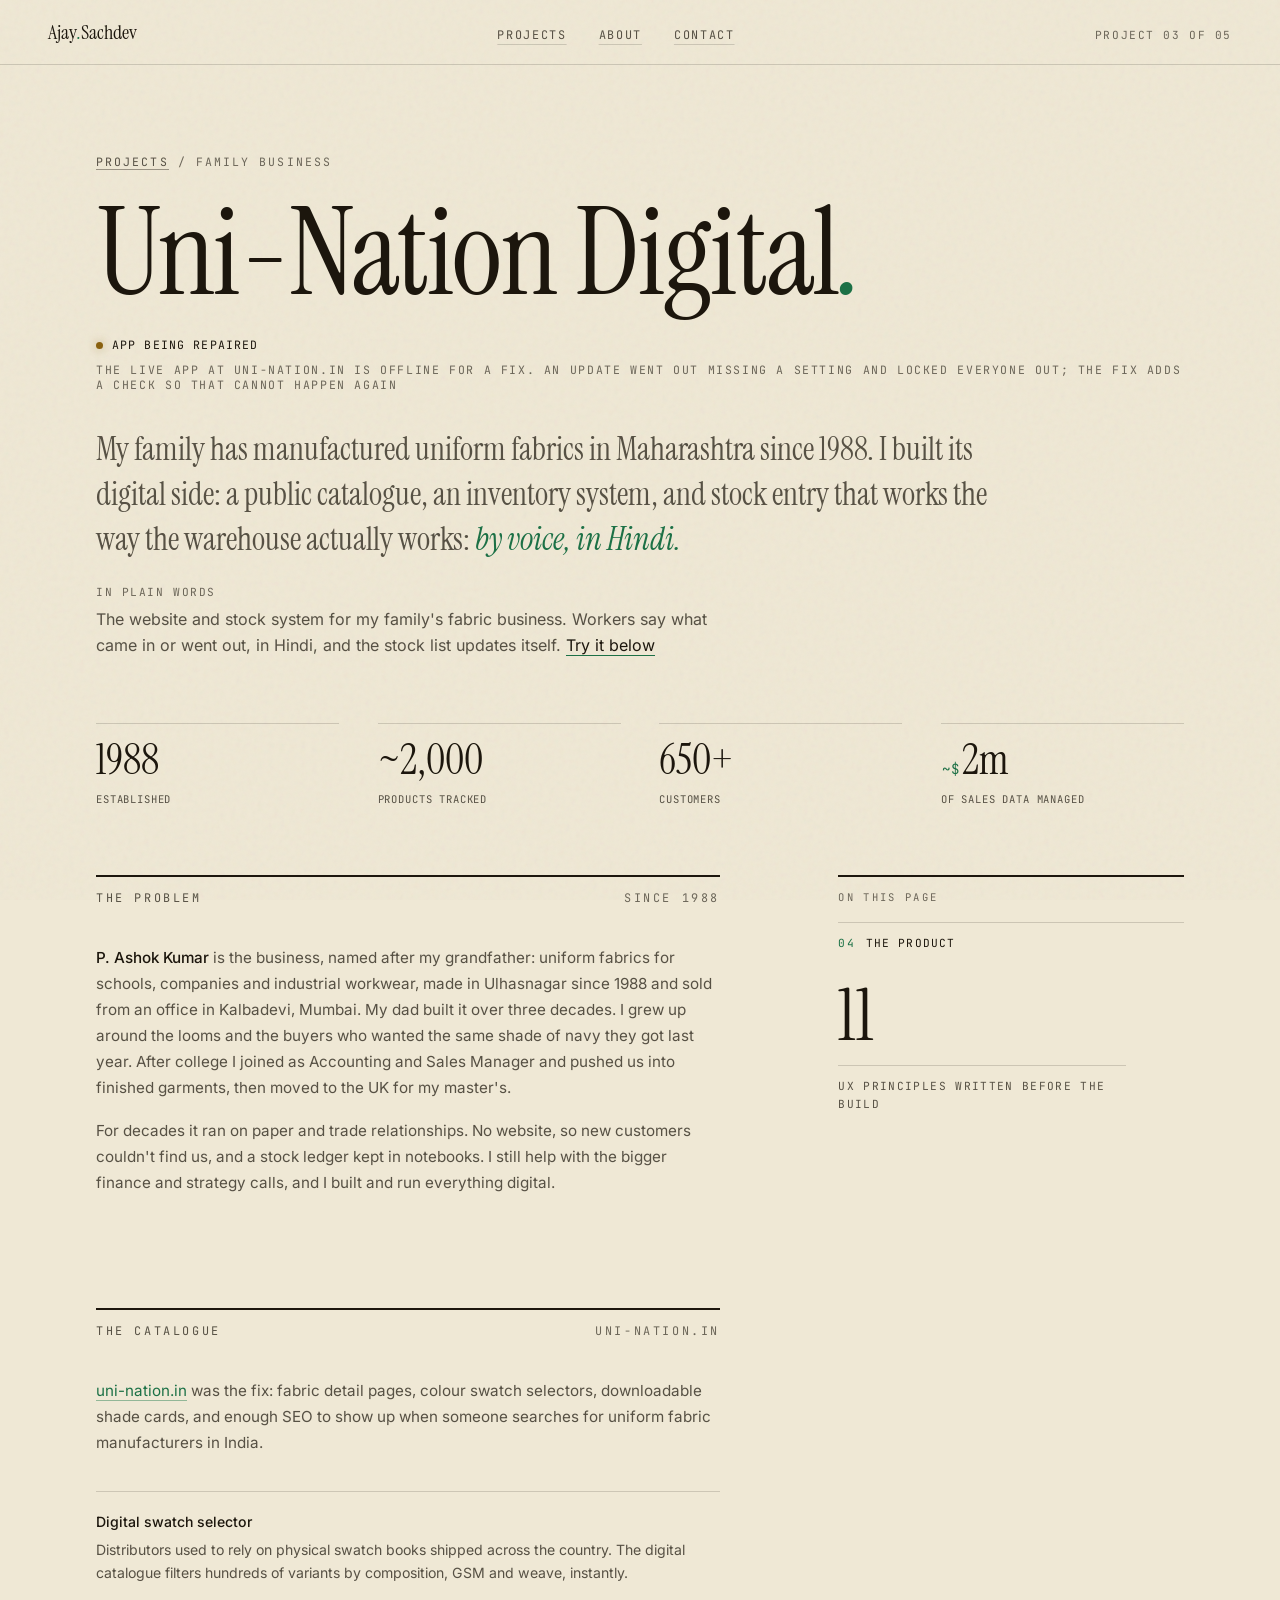
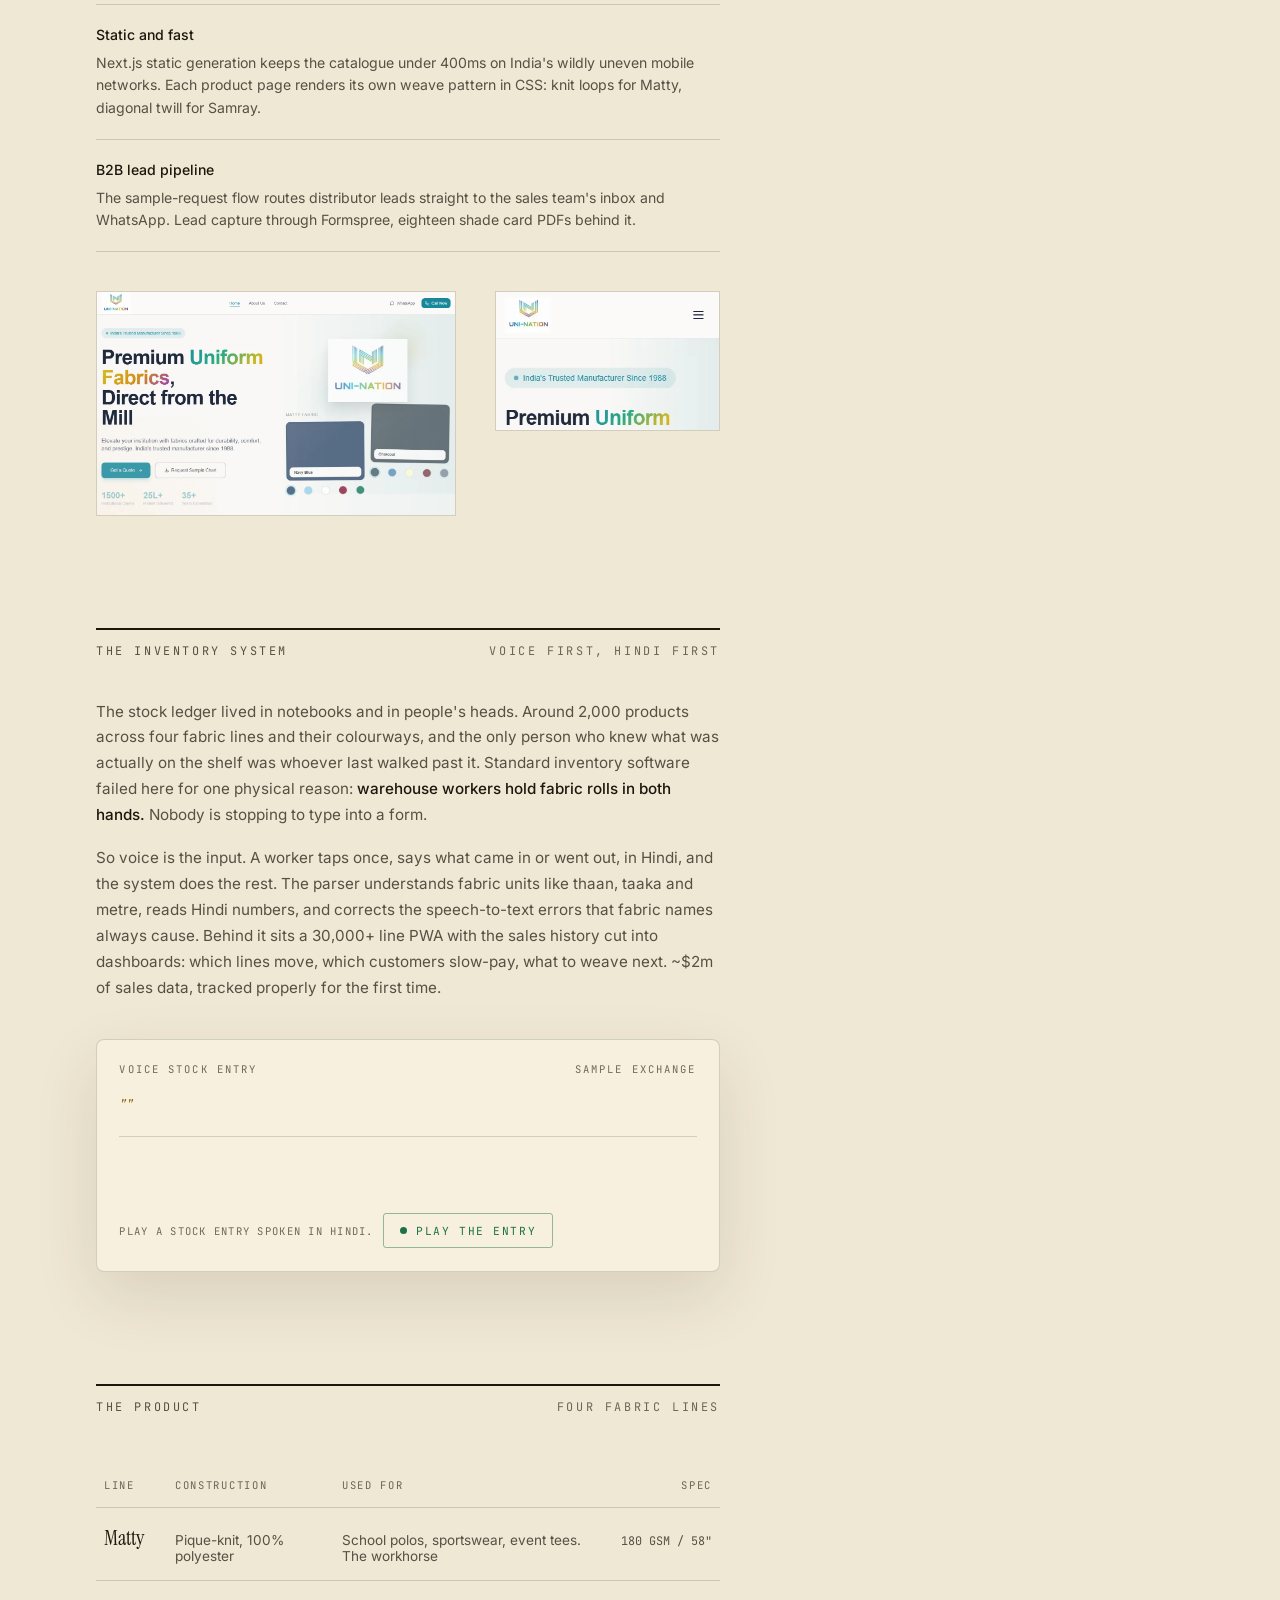
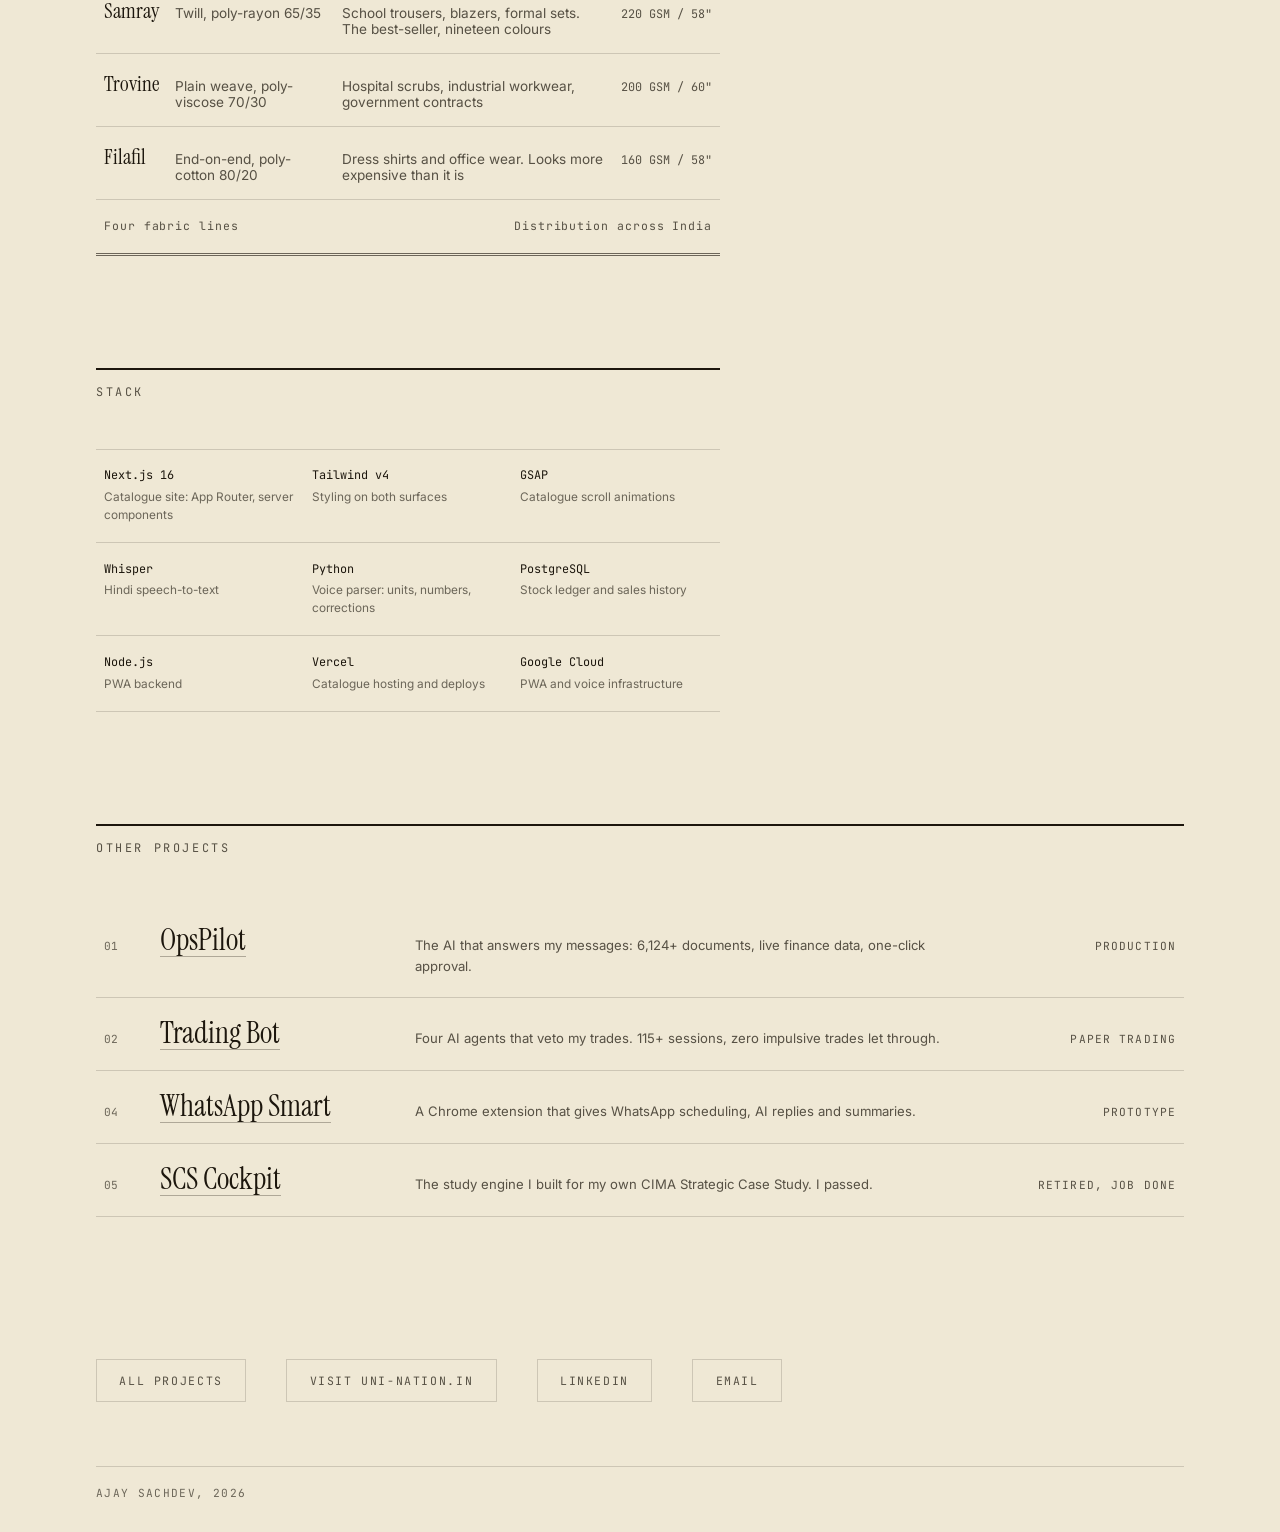
<file: projects/uni-nation.html>
<!DOCTYPE html>
<html lang="en-GB">
<head>
<meta charset="UTF-8">
<meta name="viewport" content="width=device-width, initial-scale=1.0">
<title>Uni-Nation Digital | Ajay Sachdev</title>
<meta name="description" content="My family has made uniform fabrics since 1988. I built the website, an inventory app with Hindi voice stock entry, and dashboards tracking ~$2m of sales.">
<meta property="og:title" content="Uni-Nation Digital | Ajay Sachdev">
<meta property="og:description" content="Workers hold fabric rolls in both hands, so voice is the only free input. Hindi voice stock entry, ~2,000 products, 650+ customers, ~$2m tracked.">
<meta property="og:type" content="article">
<meta name="author" content="Ajay Sachdev">
<meta name="publish_date" property="og:publish_date" content="2026-07-22T00:00:00+0000">
<meta property="article:published_time" content="2026-07-22T00:00:00+00:00">
<meta property="article:author" content="Ajay Sachdev">
<link rel="canonical" href="https://ajaysachdev.com/projects/uni-nation.html">
<meta property="og:url" content="https://ajaysachdev.com/projects/uni-nation.html">
<meta property="og:image" content="https://ajaysachdev.com/images/og-card-2.jpg">
<meta property="og:image:width" content="1200">
<meta property="og:image:height" content="630">
<meta property="og:image:type" content="image/jpeg">
<meta property="og:image:alt" content="Ajay Sachdev. The accountant who ships code.">
<meta property="og:site_name" content="Ajay Sachdev">
<meta name="twitter:card" content="summary_large_image">
<meta name="twitter:title" content="Uni-Nation Digital | Ajay Sachdev">
<meta name="twitter:description" content="Workers hold fabric rolls in both hands, so voice is the only free input. Hindi voice stock entry, ~2,000 products, 650+ customers, ~$2m tracked.">
<meta name="twitter:image" content="https://ajaysachdev.com/images/og-card-2.jpg">
<meta name="twitter:image:alt" content="Ajay Sachdev. The accountant who ships code.">
<script type="application/ld+json">
{"@context":"https://schema.org","@graph":[{"@type":"CreativeWork","@id":"https://ajaysachdev.com/projects/uni-nation.html#case","name":"Uni-Nation Digital: case study","headline":"Uni-Nation Digital","description":"Case study: the digital backbone of a family uniform-fabric business running since 1988. A public catalogue site, an inventory PWA with Hindi voice stock entry, and sales intelligence dashboards. ~$2m of sales data tracked.","url":"https://ajaysachdev.com/projects/uni-nation.html","inLanguage":"en-GB","image":"https://ajaysachdev.com/images/og-card-2.jpg","author":{"@type":"Person","@id":"https://ajaysachdev.com/#person","name":"Ajay Sachdev","url":"https://ajaysachdev.com/"},"creator":{"@type":"Person","@id":"https://ajaysachdev.com/#person","name":"Ajay Sachdev","url":"https://ajaysachdev.com/"}},{"@type":"BreadcrumbList","itemListElement":[{"@type":"ListItem","position":1,"name":"Home","item":"https://ajaysachdev.com/"},{"@type":"ListItem","position":2,"name":"Projects","item":"https://ajaysachdev.com/projects/"},{"@type":"ListItem","position":3,"name":"Uni-Nation Digital","item":"https://ajaysachdev.com/projects/uni-nation.html"}]}]}
</script>
<meta name="theme-color" content="#efe8d5">
<link rel="icon" href="data:image/svg+xml,%3Csvg xmlns='http://www.w3.org/2000/svg' viewBox='0 0 32 32'%3E%3Crect width='32' height='32' fill='%230d0c0a'/%3E%3Ccircle cx='16' cy='16' r='6' fill='%232fbf71'/%3E%3C/svg%3E">
<link rel="apple-touch-icon" href="../images/apple-touch-icon.png">

<link rel="preload" href="../vendor/fonts/inter-400-500-800-latin.woff2" as="font" type="font/woff2" crossorigin>
<link rel="preload" href="../vendor/fonts/instrumentserif-400-latin.woff2" as="font" type="font/woff2" crossorigin>
<link rel="preload" href="../vendor/fonts/instrumentserif-400-italic-latin.woff2" as="font" type="font/woff2" crossorigin>
<link rel="preload" href="../vendor/fonts/jetbrainsmono-400-500-700-latin.woff2" as="font" type="font/woff2" crossorigin>
<link rel="stylesheet" href="../css/design-tokens.css">
<script src="../js/nav.js" defer></script>
<style>
@font-face { font-family: 'Instrument Serif'; font-style: normal; font-weight: 400; font-display: swap; src: url('../vendor/fonts/instrumentserif-400-latin.woff2') format('woff2'); }
@font-face { font-family: 'Instrument Serif'; font-style: italic; font-weight: 400; font-display: swap; src: url('../vendor/fonts/instrumentserif-400-italic-latin.woff2') format('woff2'); }
@font-face { font-family: 'Inter'; font-style: normal; font-weight: 100 900; font-display: swap; src: url('../vendor/fonts/inter-400-500-800-latin.woff2') format('woff2'); }
@font-face { font-family: 'JetBrains Mono'; font-style: normal; font-weight: 100 800; font-display: swap; src: url('../vendor/fonts/jetbrainsmono-400-500-700-latin.woff2') format('woff2'); }
/* Metric-matched fallbacks (size-adjust): no layout shift when the webfonts swap in. Measured with fontTools against the Windows system faces, 08/10/2026 */
@font-face { font-family: 'Instrument Serif Fallback'; src: local('Georgia'); size-adjust: 76.92%; ascent-override: 128.71%; descent-override: 40.3%; line-gap-override: 0%; }
@font-face { font-family: 'Inter Fallback'; src: local('Arial'), local('Helvetica'); size-adjust: 107.48%; ascent-override: 90.14%; descent-override: 22.44%; line-gap-override: 0%; }
@font-face { font-family: 'JetBrains Mono Fallback'; src: local('Consolas'); size-adjust: 109.13%; ascent-override: 93.47%; descent-override: 27.49%; line-gap-override: 0%; }
</style>

<style>
/* ================= Tokens: The Ledger, light scene (the mill) ================= */
:root {
  /* the one light scene: this page maps the shared tokens onto the light-scene set */
  --ink: var(--light-bg);
  --ink-2: var(--light-panel);
  --paper: var(--light-ink);
  --paper-dim: var(--light-ink-dim);
  --paper-faint: var(--light-ink-faint);
  --rule: var(--light-rule);
  --credit: var(--light-credit);
  --amber: var(--light-amber);
  --debit: var(--light-debit);
  --nav-fill: rgba(239, 232, 213, 0.86); /* shared nav bar fill on the light scene (--light-bg at 86%) */
}
* { margin: 0; padding: 0; box-sizing: border-box; }
html { scrollbar-color: var(--paper-faint) var(--ink); overflow-x: clip; scroll-behavior: smooth; }
body {
  background: var(--ink); color: var(--paper); font-family: var(--sans);
  -webkit-font-smoothing: antialiased; -moz-osx-font-smoothing: grayscale;
  overflow-x: clip;
}
::selection { background: var(--credit); color: var(--ink); }
/* View transitions: shared in css/design-tokens.css (12B, title carries over) */
a { color: inherit; }
a:focus-visible, button:focus-visible, [tabindex]:focus-visible { outline: 2px solid var(--credit); outline-offset: 3px; }
.visually-hidden {
  position: absolute; width: 1px; height: 1px; padding: 0; margin: -1px;
  overflow: hidden; clip-path: inset(50%); white-space: nowrap; border: 0;
}
.skip-link {
  position: fixed; top: 0.9rem; left: 0.9rem; z-index: 200;
  font-family: var(--mono); font-size: 0.72rem; letter-spacing: 0.14em; text-transform: uppercase;
  color: var(--paper); background: var(--ink); border: 1px solid var(--credit);
  padding: 0.7rem 1.1rem; text-decoration: none;
  /* parked above the viewport AND invisible: iOS 26 Safari paints content behind its see-through status bar, so a parked link showed its green border there (14/10/2026) */
  transform: translateY(calc(-100% - 1.5rem)); opacity: 0; pointer-events: none;
  transition: transform var(--dur-micro) ease, opacity var(--dur-micro) ease;
}
.skip-link:focus { transform: translateY(0); opacity: 1; pointer-events: auto; }
body::after {
  content: ''; position: fixed; inset: 0; z-index: 60; pointer-events: none; mix-blend-mode: multiply;
  background-image: url("data:image/svg+xml,%3Csvg viewBox='0 0 256 256' xmlns='http://www.w3.org/2000/svg'%3E%3Cfilter id='n'%3E%3CfeTurbulence type='fractalNoise' baseFrequency='0.65' numOctaves='3' stitchTiles='stitch'/%3E%3C/filter%3E%3Crect width='100%25' height='100%25' filter='url(%23n)' opacity='0.05'/%3E%3C/svg%3E");
}
.wrap { max-width: 74rem; margin: 0 auto; padding: 0 clamp(1.25rem, 4vw, 3rem); }

/* Nav: shared component in css/design-tokens.css (nav C); its bar fill comes from --nav-fill above */

/* ================= Entry head ================= */
main.wrap { padding-top: clamp(7rem, 12vw, 10rem); }
.crumb {
  font-family: var(--mono); font-size: 0.72rem; letter-spacing: 0.18em; text-transform: uppercase;
  color: var(--paper-faint);
}
.crumb a { color: var(--paper-dim); text-decoration: none; border-bottom: 1px solid rgba(28, 22, 13, 0.4); transition: color var(--dur-link) var(--ease-micro), border-color var(--dur-link) var(--ease-micro); }
.crumb a:focus-visible { color: var(--paper); border-color: var(--credit); }
@media (hover: hover) { .crumb a:hover { color: var(--paper); border-color: var(--credit); } }
@media (max-width: 480px) { .crumb { letter-spacing: 0.1em; } }
h1 {
  view-transition-name: entry-title;
  font-family: var(--serif); font-weight: 400; font-size: clamp(3rem, 9.5vw, 8.5rem);
  line-height: 0.98; letter-spacing: -0.015em; margin-top: 1.6rem;
}
h1 em { color: var(--credit); }
.entry-status {
  display: flex; flex-wrap: wrap; gap: 0.6rem 1.6rem; align-items: baseline; margin-top: 1.5rem;
  font-family: var(--mono); font-size: 0.72rem; letter-spacing: 0.14em; text-transform: uppercase; color: var(--paper-faint);
}
.entry-status a { color: var(--credit); text-decoration: none; border-bottom: 1px solid rgba(31, 122, 77, 0.45); }
@media (hover: hover) { .entry-status a:hover { border-color: var(--credit); } }
.l-status { font-family: var(--mono); font-size: 0.72rem; letter-spacing: 0.1em; text-transform: uppercase; white-space: nowrap; color: var(--paper); }
.l-status i {
  display: inline-block; width: 7px; height: 7px; border-radius: 50%; margin-right: 0.55rem;
  background: var(--credit); box-shadow: 0 0 10px rgba(31, 122, 77, 0.5);
}
/* 14D (motion pass): only the system in production breathes */
.l-status.prod i { animation: pulse var(--dur-ambient) infinite; }
.l-status.amber i { background: var(--amber); box-shadow: 0 0 10px rgba(138, 97, 15, 0.45); }
@keyframes pulse { 0%, 100% { opacity: 1; } 50% { opacity: 0.45; } }
.entry-lede {
  margin-top: 2.2rem; font-family: var(--serif); font-size: clamp(1.35rem, 2.6vw, 2rem);
  line-height: 1.4; color: var(--paper-dim); max-width: 62ch;
}
.entry-lede em { color: var(--credit); }
.fig-row { display: grid; grid-template-columns: repeat(4, 1fr); gap: clamp(1.2rem, 3vw, 2.5rem); margin-top: clamp(2.5rem, 5vw, 4rem); }
.fig { border-top: 1px solid var(--rule); padding-top: 1rem; }
.fig-num { display: block; font-family: var(--serif); font-size: clamp(1.7rem, 3.4vw, 2.6rem); line-height: 1; font-variant-numeric: tabular-nums; }
.fig-num i { font-style: normal; font-family: var(--mono); font-size: 0.34em; letter-spacing: 0.05em; color: var(--credit); margin: 0 0.12em; }
.fig-lab { display: block; margin-top: 0.65rem; font-family: var(--mono); font-size: 0.66rem; letter-spacing: 0.08em; line-height: 1.5; color: var(--paper-dim); text-transform: uppercase; }
@media (max-width: 720px) { .fig-row { grid-template-columns: 1fr 1fr; } }

/* ================= Notes (sections) ================= */
.section-head {
  font-family: var(--mono); font-size: 0.74rem; letter-spacing: 0.22em; text-transform: uppercase;
  color: var(--paper-dim); padding: 0.85rem 0; border-top: 2px solid var(--paper);
  display: flex; justify-content: space-between; gap: 1rem; margin-top: clamp(4.5rem, 9vw, 7rem);
}
.section-head .right { color: var(--paper-faint); text-align: right; }
.section-head h2 { font: inherit; margin: 0; letter-spacing: inherit; text-transform: inherit; color: inherit; }
/* What went wrong: one failure per entry, told straight. Debit red label (brief 2.5) */
.wrong .section-head > h2 { color: var(--debit); }
.wrong .pull span { color: var(--debit); }
/* First note sits tighter: the entry head's fig row already provides the air */
header + section .section-head, .notes-col > section:first-child .section-head { margin-top: clamp(2.8rem, 5.5vw, 4.2rem); }
.prose { margin-top: 1.6rem; max-width: 62rem; color: var(--paper-dim); line-height: 1.7; font-size: 0.95rem; text-wrap: pretty; }
.prose + .prose { margin-top: 1.1rem; }
.prose b { color: var(--paper); font-weight: 500; }
.prose a { color: var(--credit); text-decoration: none; border-bottom: 1px solid rgba(31, 122, 77, 0.45); }
@media (hover: hover) { .prose a:hover { border-color: var(--credit); } }
.pull {
  margin-top: 2.2rem; font-family: var(--serif); font-style: italic; font-size: clamp(1.25rem, 2.3vw, 1.8rem);
  line-height: 1.45; color: var(--paper-dim); max-width: 38rem;
}
.pull span { color: var(--credit); }

/* Voice exchange panel */
.voice {
  margin-top: 2.4rem; border: 1px solid var(--rule); border-radius: 8px; background: var(--ink-2);
  padding: 1.4rem; max-width: 44rem; box-shadow: 0 1.5rem 4rem rgba(60, 44, 16, 0.12);
}
.voice-head { font-family: var(--mono); font-size: 0.66rem; letter-spacing: 0.2em; color: var(--paper-faint); text-transform: uppercase; margin-bottom: 1rem; display: flex; justify-content: space-between; }
.voice-line { font-family: var(--serif); font-style: italic; font-size: 1.1rem; line-height: 1.6; color: var(--paper-dim); }
.voice-line .say { color: var(--amber); }
.voice-row {
  margin-top: 1rem; padding-top: 1rem; border-top: 1px solid var(--rule);
  font-family: var(--mono); font-size: 0.72rem; line-height: 1.9; color: var(--paper-dim);
}
/* tokens wrap as whole units at the narrower notes column (v4 grid) */
.voice-row .tok { display: inline-block; white-space: nowrap; }
.voice-row .ok { color: var(--credit); }

/* Feature notes */
.notes { list-style: none; margin-top: 2.2rem; }
.notes li {
  padding: 1.2rem 0; border-bottom: 1px solid var(--rule);
  font-size: 0.88rem; line-height: 1.6; color: var(--paper-dim);
}
.notes li:first-child { border-top: 1px solid var(--rule); }
.notes b { display: block; color: var(--paper); font-weight: 500; margin-bottom: 0.35rem; }

/* Fabric ledger */
.ledger { width: 100%; border-collapse: collapse; margin-top: 2.2rem; }
.ledger th {
  font-family: var(--mono); font-weight: 400; font-size: 0.66rem; letter-spacing: 0.16em;
  text-transform: uppercase; color: var(--paper-faint); text-align: left;
  padding: 0.9rem 0.5rem; border-bottom: 1px solid var(--rule);
}
.ledger th:last-child, .ledger td:last-child { text-align: right; }
.ledger td { padding: 1rem 0.5rem; border-bottom: 1px solid var(--rule); vertical-align: baseline; font-size: 0.85rem; color: var(--paper-dim); }
.ledger td.mono { font-family: var(--mono); font-size: 0.74rem; font-variant-numeric: tabular-nums; white-space: nowrap; }
.ledger .f-name { font-family: var(--serif); font-size: 1.3rem; color: var(--paper); white-space: nowrap; }
.ledger tfoot td {
  font-family: var(--mono); font-size: 0.72rem; letter-spacing: 0.08em; line-height: 1.6;
  color: var(--paper-dim); border-bottom: 3px double var(--paper-faint); padding: 1.1rem 0.5rem;
}
@media (max-width: 680px) { .ledger .hide-m { display: none; } }

/* Exhibit figures */
.exhibits { display: grid; grid-template-columns: 1.6fr 1fr; gap: clamp(1.2rem, 3vw, 2.5rem); margin-top: 2.4rem; align-items: start; }
.exhibits figure { overflow: hidden; border: 1px solid var(--rule); background: var(--ink-2); aspect-ratio: 16 / 10; }
.exhibits img { width: 100%; height: 100%; object-fit: cover; object-position: top; display: block; }
.exhibits figcaption {
  display: flex; justify-content: space-between; gap: 1rem; padding: 0.9rem 0.2rem 0;
  font-family: var(--mono); font-size: 0.7rem; letter-spacing: 0.14em; color: var(--paper-faint); text-transform: uppercase;
}
@media (max-width: 680px) { .exhibits { grid-template-columns: 1fr; } }

/* Stack grid */
.stack { display: grid; grid-template-columns: repeat(3, 1fr); gap: 0; margin-top: 2.2rem; border-top: 1px solid var(--rule); }
.stack div { padding: 1.1rem 0.5rem; border-bottom: 1px solid var(--rule); }
.stack .s-name { display: block; font-family: var(--mono); font-size: 0.74rem; color: var(--paper); }
.stack .s-role { display: block; margin-top: 0.35rem; font-size: 0.74rem; line-height: 1.5; color: var(--paper-faint); }
@media (max-width: 760px) { .stack { grid-template-columns: 1fr 1fr; } }
@media (max-width: 460px) { .stack { grid-template-columns: 1fr; } }

/* Other entries */
.others { width: 100%; border-collapse: collapse; margin-top: 2.2rem; }
.others td { padding: 1.3rem 0.5rem; border-bottom: 1px solid var(--rule); vertical-align: baseline; }
.others tr { cursor: pointer; }
.others tr:focus-visible { outline-offset: -2px; }
.o-ref { font-family: var(--mono); font-size: 0.7rem; color: var(--paper-faint); width: 3.5rem; }
.o-name { font-family: var(--serif); font-size: clamp(1.3rem, 2.4vw, 1.9rem); line-height: 1; white-space: nowrap; text-decoration: underline; text-decoration-thickness: 1px; text-underline-offset: 6px; text-decoration-color: rgba(28, 22, 13, 0.3); transition: text-decoration-color var(--dur-link) var(--ease-micro); }
/* 13B (motion pass): same rule as /projects/ and every link (Paco, measured 240ms) */
.others tr:focus-visible .o-name { text-decoration-color: var(--credit); }
@media (hover: hover) { .others tr:hover .o-name { text-decoration-color: var(--credit); } }
a.o-name { color: inherit; }
.others tr:focus-within .o-name { text-decoration-color: var(--credit); }
.o-desc { font-size: 0.82rem; color: var(--paper-dim); max-width: 26rem; line-height: 1.55; }
.o-status { font-family: var(--mono); font-size: 0.7rem; letter-spacing: 0.1em; text-transform: uppercase; text-align: right; white-space: nowrap; color: var(--paper-dim); }
@media (max-width: 680px) { .o-desc { display: none; } }

/* ================= v4 body grid + margin rail (brief 3.1) =================
   >=1024px: notes in columns 1-7, sticky rail in 9-12. The rail holds a ledger
   index that ticks as each note enters, and one marginal panel per note that
   swaps with a 0.3s fade. Below 1024px the rail is hidden; with JS off the
   first panel shows. */
.rail { display: none; }
@media (min-width: 1024px) {
  .body-grid { display: grid; grid-template-columns: repeat(12, minmax(0, 1fr)); column-gap: clamp(1.25rem, 2vw, 2rem); }
  .notes-col { grid-column: 1 / 8; min-width: 0; }
  .rail { display: block; grid-column: 9 / 13; }
  .rail-inner { position: sticky; top: 6.5rem; margin-top: clamp(2.8rem, 5.5vw, 4.2rem); padding-top: 0.85rem; border-top: 2px solid var(--paper); }
}
.rail-head { display: flex; justify-content: space-between; font-family: var(--mono); font-size: 0.66rem; letter-spacing: 0.22em; text-transform: uppercase; color: var(--paper-faint); }
/* 17A + 4C's hairline (motion pass): one hairline that fills as you read the notes, the current note's name, its stat below */
.rail-line { margin-top: 1.1rem; }
.rail-track { position: relative; height: 1px; background: var(--rule); }
.rail-fill { position: absolute; inset: 0; background: var(--credit); transform-origin: left; transform: scaleX(0); }
.rail-cur { margin-top: 0.85rem; font-family: var(--mono); font-size: 0.7rem; letter-spacing: 0.1em; text-transform: uppercase; color: var(--paper); }
.rail-cur b { font-weight: 400; color: var(--credit); margin-right: 0.7rem; }
.rail-cur.debit b { color: var(--debit); }
.rail-panels { display: grid; margin-top: 2rem; }
.rp { grid-area: 1 / 1; opacity: 0; visibility: hidden; transition: opacity var(--dur-micro) ease, visibility var(--dur-micro); }
.rp.on { opacity: 1; visibility: visible; }
.rp-num { display: block; font-family: var(--serif); font-size: clamp(3.6rem, 5.6vw, 5.4rem); line-height: 0.95; letter-spacing: -0.01em; font-variant-numeric: tabular-nums; color: var(--paper); }
.rp.debit .rp-num { color: var(--debit); }
.rp-lab { display: block; margin-top: 0.9rem; padding-top: 0.75rem; border-top: 1px solid var(--rule); font-family: var(--mono); font-size: 0.7rem; letter-spacing: 0.12em; line-height: 1.6; text-transform: uppercase; color: var(--paper-dim); max-width: 18rem; }

/* ================= v4 signature moment kit (brief 3.2) ================= */
.mo-bar { display: flex; flex-wrap: wrap; gap: 0.6rem; align-items: center; margin-top: 1rem; }
.mo-btn {
  font-family: var(--mono); font-size: 0.7rem; letter-spacing: 0.14em; text-transform: uppercase;
  padding: 0.6rem 1rem; border-radius: 3px; border: 1px solid color-mix(in srgb, var(--credit) 45%, transparent); background: transparent;
  color: var(--credit); cursor: pointer; transition: color var(--dur-link) var(--ease-micro), border-color var(--dur-link) var(--ease-micro);
}
.mo-btn:focus-visible { color: var(--paper); border-color: var(--credit); }
@media (hover: hover) { .mo-btn:hover:not(:disabled) { color: var(--paper); border-color: var(--credit); } }
.mo-btn:disabled { opacity: 0.45; cursor: default; }
.mo-btn.ghost { border-color: var(--rule); color: var(--paper-dim); }
@media (hover: hover) { .mo-btn.ghost:hover:not(:disabled) { background: transparent; border-color: var(--paper-dim); color: var(--paper); } }
.mo-replay, .mo-hide { display: none; }
.mo-replay.show { display: inline-block; }
.mo-hint { font-family: var(--mono); font-size: 0.66rem; letter-spacing: 0.12em; text-transform: uppercase; color: var(--paper-faint); }
.visually-hidden { position: absolute; width: 1px; height: 1px; overflow: hidden; clip: rect(0 0 0 0); white-space: nowrap; }
/* Uni-Nation moment: the sentence types itself, the parse resolves token by token */
.voice .tok { transition: opacity var(--dur-micro) ease; }
.voice .tok.wait, .voice .gloss.wait { opacity: 0; }
.voice .gloss { transition: opacity var(--dur-short) ease; }
.voice .say.typing::after { content: ''; display: inline-block; width: 0.45ch; height: 1em; margin-left: 2px; vertical-align: -2px; background: var(--amber); animation: caret 0.8s steps(1) infinite; }
@keyframes caret { 50% { opacity: 0; } }
.voice .up { transition: background var(--dur-short) ease, color var(--dur-short) ease, padding var(--dur-short) ease; border-radius: 2px; }
.voice .up.lit { background: var(--credit); color: var(--ink); padding: 0.1rem 0.4rem; }
.vx-mic { display: inline-block; width: 7px; height: 7px; border-radius: 50%; background: currentColor; margin-right: 0.55rem; vertical-align: 1px; }
.voice.listening .vx-mic { animation: pulse 0.7s infinite; }

/* ================= Footer ================= */
footer.wrap { padding-top: clamp(4rem, 8vw, 7rem); padding-bottom: 2rem; }
.foot-links { display: flex; flex-wrap: wrap; gap: 1rem 2.5rem; margin-top: 2.5rem; }
.foot-links a {
  font-family: var(--mono); font-size: 0.72rem; letter-spacing: 0.14em; text-transform: uppercase;
  color: var(--paper-dim); text-decoration: none; border: 1px solid var(--rule); padding: 0.8rem 1.4rem;
  transition: color var(--dur-link) var(--ease-micro), border-color var(--dur-link) var(--ease-micro);
}
.foot-links a:focus-visible { color: var(--paper); border-color: var(--credit); }
@media (hover: hover) { .foot-links a:hover { color: var(--paper); border-color: var(--credit); } }
@media (max-width: 480px) { .foot-links a { flex: 1 1 40%; text-align: center; } }
.foot-sign {
  margin-top: 4rem; padding-top: 1.2rem; border-top: 1px solid var(--rule);
  display: flex; justify-content: space-between; flex-wrap: wrap; gap: 0.6rem 2rem;
  font-family: var(--mono); font-size: 0.7rem; letter-spacing: 0.12em; color: var(--paper-faint); text-transform: uppercase;
}

/* ================= Reveal + motion prefs ================= */
/* Reveal B (motion pass): Paco, measured: 600ms, 10px, plain ease; items entering together 120ms apart (JS) */
.reveal { opacity: 0; transform: translateY(var(--reveal-dist)); transition: opacity var(--dur-reveal) var(--ease-reveal), transform var(--dur-reveal) var(--ease-reveal); }
.reveal.in { opacity: 1; transform: none; }
/* Above the fold the entry head is visible from the first frame and only slides: an opacity-0 start made the LCP wait for JS (render delay ~1.8s) */
main.wrap > header .reveal { opacity: 1; }
@media (prefers-reduced-motion: reduce) {
  *, *::before, *::after { animation-duration: 0.01ms !important; animation-iteration-count: 1 !important; transition-duration: 0.01ms !important; }
  .reveal { opacity: 1; transform: none; }
  html { scroll-behavior: auto; }
}
</style>
<noscript><style>.reveal { opacity: 1; transform: none; }</style></noscript>
</head>
<body>

<a class="skip-link" href="#entry">Skip to content</a>

<nav id="nav" class="site-nav" aria-label="Main">
  <div class="nav-bar">
    <a class="nav-mark" href="../index.html">Ajay<em>.</em>Sachdev</a>
    <div class="nav-links">
      <a href="./">Projects</a>
      <a class="nav-hide-sm" href="../about/">About</a>
      <a href="../index.html#contact">Contact</a>
    </div>
    <span class="nav-fy">PROJECT 03 OF 05</span>
  </div>
</nav>

<main id="entry" class="wrap">

  <header>
    <p class="crumb reveal"><a href="./">Projects</a> / Family business</p>
    <h1 class="reveal">Uni-Nation Digital<em>.</em></h1>
    <!-- STATUS:uni-nation (A7): restore Live + link once fix verified -->
    <p class="entry-status reveal"><span class="l-status amber"><i></i>App being repaired</span><span>The live app at uni-nation.in is offline for a fix. An update went out missing a setting and locked everyone out; the fix adds a check so that cannot happen again</span></p>
    <p class="entry-lede reveal">My family has manufactured uniform fabrics in Maharashtra since 1988. I built its digital side: a public catalogue, an inventory system, and stock entry that works the way the warehouse actually works: <em>by voice, in Hindi.</em></p>
    <p class="entry-plain reveal"><span class="ep-lab">In plain words</span>The website and stock system for my family's fabric business. Workers say what came in or went out, in Hindi, and the stock list updates itself. <a class="ep-try" href="#voice">Try it below</a></p>
    <div class="fig-row">
      <div class="fig reveal"><span class="fig-num">1988</span><span class="fig-lab">established</span></div>
      <div class="fig reveal"><span class="fig-num">~2,000</span><span class="fig-lab">products tracked</span></div>
      <div class="fig reveal"><span class="fig-num">650+</span><span class="fig-lab">customers</span></div>
      <div class="fig reveal"><span class="fig-num"><i>~$</i>2m</span><span class="fig-lab">of sales data managed</span></div>
    </div>
  </header>
  <div class="body-grid">
    <div class="notes-col">

    <section data-note="1">
      <div class="section-head reveal"><h2>The problem</h2><span class="right">Since 1988</span></div>
      <p class="prose reveal"><b>P. Ashok Kumar</b> is the business, named after my grandfather: uniform fabrics for schools, companies and industrial workwear, made in Ulhasnagar since 1988 and sold from an office in Kalbadevi, Mumbai. My dad built it over three decades. I grew up around the looms and the buyers who wanted the same shade of navy they got last year. After college I joined as Accounting and Sales Manager and pushed us into finished garments, then moved to the UK for my master's.</p>
      <p class="prose reveal">For decades it ran on paper and trade relationships. No website, so new customers couldn't find us, and a stock ledger kept in notebooks. I still help with the bigger finance and strategy calls, and I built and run everything digital.</p>
    </section>

    <section data-note="2">
      <div class="section-head reveal"><h2>The catalogue</h2><span class="right">uni-nation.in</span></div>
      <p class="prose reveal"><a href="https://uni-nation.in" target="_blank" rel="noopener">uni-nation.in</a> was the fix: fabric detail pages, colour swatch selectors, downloadable shade cards, and enough SEO to show up when someone searches for uniform fabric manufacturers in India.</p>
      <ul class="notes">
        <li class="reveal"><span><b>Digital swatch selector</b>Distributors used to rely on physical swatch books shipped across the country. The digital catalogue filters hundreds of variants by composition, GSM and weave, instantly.</span></li>
        <li class="reveal"><span><b>Static and fast</b>Next.js static generation keeps the catalogue under 400ms on India's wildly uneven mobile networks. Each product page renders its own weave pattern in CSS: knit loops for Matty, diagonal twill for Samray.</span></li>
        <li class="reveal"><span><b>B2B lead pipeline</b>The sample-request flow routes distributor leads straight to the sales team's inbox and WhatsApp. Lead capture through Formspree, eighteen shade card PDFs behind it.</span></li>
      </ul>
      <div class="exhibits reveal">
        <figure>
          <picture>
            <source srcset="../images/uni-nation-homepage-desktop.webp" type="image/webp">
            <img src="../images/uni-nation-homepage-desktop.png" alt="Uni-Nation catalogue site on desktop" loading="lazy" decoding="async">
          </picture>
          <figcaption><span>uni-nation.in</span><span>Desktop</span></figcaption>
        </figure>
        <figure>
          <picture>
            <source srcset="../images/uni-nation-homepage-mobile.webp" type="image/webp">
            <img src="../images/uni-nation-homepage-mobile.png" alt="Uni-Nation catalogue site on a phone" loading="lazy" decoding="async">
          </picture>
          <figcaption><span>Mobile</span><span></span></figcaption>
        </figure>
      </div>
    </section>

    <section data-note="3">
      <div class="section-head reveal"><h2>The inventory system</h2><span class="right">Voice first, Hindi first</span></div>
      <p class="prose reveal">The stock ledger lived in notebooks and in people's heads. Around 2,000 products across four fabric lines and their colourways, and the only person who knew what was actually on the shelf was whoever last walked past it. Standard inventory software failed here for one physical reason: <b>warehouse workers hold fabric rolls in both hands.</b> Nobody is stopping to type into a form.</p>
      <p class="prose reveal">So voice is the input. A worker taps once, says what came in or went out, in Hindi, and the system does the rest. The parser understands fabric units like thaan, taaka and metre, reads Hindi numbers, and corrects the speech-to-text errors that fabric names always cause. Behind it sits a 30,000+ line PWA with the sales history cut into dashboards: which lines move, which customers slow-pay, what to weave next. ~$2m of sales data, tracked properly for the first time.</p>
      <div class="voice reveal" id="voice">
        <div class="voice-head"><span>Voice stock entry</span><span>Sample exchange</span></div>
        <p class="voice-line"><span class="say" id="vx-say">"Samray navy blue, teen thaan aaya"</span><span class="gloss" id="vx-gloss"> &nbsp;(three rolls of Samray navy came in)</span></p>
        <div class="voice-row" id="vx-row">
          <span class="ok tok">PARSED</span><span class="tok">&nbsp; product: SAMRAY / NAVY</span><span class="tok">&nbsp;&nbsp;|&nbsp; qty: +3 thaan</span><span class="tok">&nbsp;&nbsp;|&nbsp; type: inward</span><span class="tok">&nbsp;&nbsp;|&nbsp; <span class="ok up">STOCK UPDATED</span></span>
        </div>
        <div class="mo-bar"><span class="mo-hint">Play a stock entry spoken in Hindi.</span><button class="mo-btn" id="vx-play" type="button"><i class="vx-mic" aria-hidden="true"></i>Play the entry</button><button class="mo-btn ghost mo-replay" id="vx-replay" type="button">Replay</button><span class="visually-hidden" id="vx-sr" role="status"></span></div>
      </div>
    </section>

    <section data-note="4">
      <div class="section-head reveal"><h2>The product</h2><span class="right">Four fabric lines</span></div>
      <table class="ledger reveal">
        <thead><tr><th>Line</th><th class="hide-m">Construction</th><th>Used for</th><th>Spec</th></tr></thead>
        <tbody>
          <tr><td class="f-name">Matty</td><td class="hide-m">Pique-knit, 100% polyester</td><td>School polos, sportswear, event tees. The workhorse</td><td class="mono">180 GSM / 58"</td></tr>
          <tr><td class="f-name">Samray</td><td class="hide-m">Twill, poly-rayon 65/35</td><td>School trousers, blazers, formal sets. The best-seller, nineteen colours</td><td class="mono">220 GSM / 58"</td></tr>
          <tr><td class="f-name">Trovine</td><td class="hide-m">Plain weave, poly-viscose 70/30</td><td>Hospital scrubs, industrial workwear, government contracts</td><td class="mono">200 GSM / 60"</td></tr>
          <tr><td class="f-name">Filafil</td><td class="hide-m">End-on-end, poly-cotton 80/20</td><td>Dress shirts and office wear. Looks more expensive than it is</td><td class="mono">160 GSM / 58"</td></tr>
        </tbody>
        <tfoot><tr><td colspan="2">Four fabric lines</td><td colspan="2" style="text-align:right">Distribution across India</td></tr></tfoot>
      </table>
    </section>

    <section data-note="5">
      <div class="section-head reveal"><h2>Stack</h2></div>
      <div class="stack reveal">
        <div><span class="s-name">Next.js 16</span><span class="s-role">Catalogue site: App Router, server components</span></div>
        <div><span class="s-name">Tailwind v4</span><span class="s-role">Styling on both surfaces</span></div>
        <div><span class="s-name">GSAP</span><span class="s-role">Catalogue scroll animations</span></div>
        <div><span class="s-name">Whisper</span><span class="s-role">Hindi speech-to-text</span></div>
        <div><span class="s-name">Python</span><span class="s-role">Voice parser: units, numbers, corrections</span></div>
        <div><span class="s-name">PostgreSQL</span><span class="s-role">Stock ledger and sales history</span></div>
        <div><span class="s-name">Node.js</span><span class="s-role">PWA backend</span></div>
        <div><span class="s-name">Vercel</span><span class="s-role">Catalogue hosting and deploys</span></div>
        <div><span class="s-name">Google Cloud</span><span class="s-role">PWA and voice infrastructure</span></div>
      </div>
    </section>
    </div>
    <aside class="rail" aria-label="Margin notes">
      <div class="rail-inner">
        <div class="rail-head"><span>On this page</span><span></span></div>
        <div class="rail-line" data-notes="The problem|The catalogue|The inventory system|The product|Stack" data-debit="">
          <div class="rail-track" aria-hidden="true"><i class="rail-fill"></i></div>
          <p class="rail-cur"><b>01</b>The problem</p>
        </div>
        <div class="rail-panels">
          <div class="rp on" data-n="1"><span class="rp-num">1988</span><span class="rp-lab">established</span></div>
          <div class="rp" data-n="2"><span class="rp-num">~2,000</span><span class="rp-lab">products in the catalogue</span></div>
          <div class="rp" data-n="3"><span class="rp-num">19</span><span class="rp-lab">single-purpose screens, voice first, Hindi first</span></div>
          <div class="rp" data-n="4"><span class="rp-num">11</span><span class="rp-lab">UX principles written before the build</span></div>
          <div class="rp" data-n="5"><span class="rp-num">150</span><span class="rp-lab">end-to-end test cases</span></div>
        </div>
      </div>
    </aside>
  </div>

  <section>
    <div class="section-head reveal"><h2>Other projects</h2></div>
    <table class="others reveal">
      <thead class="visually-hidden"><tr><th scope="col">Ref</th><th scope="col">Project</th><th scope="col">Summary</th><th scope="col">Status</th></tr></thead>
      <tbody>
        <tr data-href="opspilot.html">
          <td class="o-ref">01</td>
          <td><a class="o-name" href="opspilot.html">OpsPilot</a></td>
          <td class="o-desc">The AI that answers my messages: 6,124+ documents, live finance data, one-click approval.</td>
          <td class="o-status">Production</td>
        </tr>
        <tr data-href="trading-bot.html">
          <td class="o-ref">02</td>
          <td><a class="o-name" href="trading-bot.html">Trading Bot</a></td>
          <td class="o-desc">Four AI agents that veto my trades. 115+ sessions, zero impulsive trades let through.</td>
          <td class="o-status">Paper trading</td>
        </tr>
        <tr data-href="whatsapp-smart.html">
          <td class="o-ref">04</td>
          <td><a class="o-name" href="whatsapp-smart.html">WhatsApp Smart</a></td>
          <td class="o-desc">A Chrome extension that gives WhatsApp scheduling, AI replies and summaries.</td>
          <td class="o-status">Prototype</td>
        </tr>
        <tr data-href="scs-cockpit.html">
          <td class="o-ref">05</td>
          <td><a class="o-name" href="scs-cockpit.html">SCS Cockpit</a></td>
          <td class="o-desc">The study engine I built for my own CIMA Strategic Case Study. I passed.</td>
          <td class="o-status">Retired, job done</td>
        </tr>
      </tbody>
    </table>
  </section>

</main>

<footer class="wrap">
  <div class="foot-links reveal">
    <a href="./">All projects</a>
    <a href="https://uni-nation.in" target="_blank" rel="noopener">Visit uni-nation.in</a>
    <a href="https://www.linkedin.com/in/ajayy-sachdev/" target="_blank" rel="noopener">LinkedIn</a>
    <a href="mailto:ajay@ajaysachdev.com?subject=Hello">Email</a>
  </div>
  <div class="foot-sign">
    <span>Ajay Sachdev, 2026</span>
  </div>
</footer>

<script>
(function () {
  'use strict';

  /* Analytics: GoatCounter (production only, no cookies, no PII) */
  /* automated browsers (Playwright, Lighthouse QA runs) set navigator.webdriver: never count them */
  if ((location.hostname === 'ajaysachdev.com' || location.hostname === 'www.ajaysachdev.com') && !navigator.webdriver) {
    var gc = document.createElement('script');
    gc.async = true;
    gc.src = 'https://gc.zgo.at/count.js';
    gc.setAttribute('data-goatcounter', 'https://ajaysachdev.goatcounter.com/count');
    document.head.appendChild(gc);
  }

  /* Reveals */
  var reduced = window.matchMedia('(prefers-reduced-motion: reduce)').matches;
  var reveals = document.querySelectorAll('.reveal');
  if (reduced || !('IntersectionObserver' in window)) {
    reveals.forEach(function (el) { el.classList.add('in'); });
  } else {
    /* Items entering together go 120ms apart; signature moments keep their own choreography, so no delay on them */
    var stagger = parseFloat(getComputedStyle(document.documentElement).getPropertyValue('--stagger-reveal')) || 0.12;
    var io = new IntersectionObserver(function (entries) {
      var k = 0;
      entries.forEach(function (en) {
        if (!en.isIntersecting) return;
        if (!en.target.matches('.pipe, .adcard, .term, .voice, .undo, .drill')) en.target.style.transitionDelay = (Math.min(k++, 4) * stagger) + 's';
        en.target.classList.add('in');
        io.unobserve(en.target);
      });
    }, { threshold: 0.12, rootMargin: '0px 0px -6% 0px' });
    reveals.forEach(function (el) { io.observe(el); });
  }

  /* Margin rail, 17A with 4C's hairline (motion pass): the hairline fills as you read the notes,
     the current note's name and its stat swap as each note enters */
  var notes = document.querySelectorAll('[data-note]');
  var railLine = document.querySelector('.rail-line');
  var railCur = railLine && railLine.querySelector('.rail-cur');
  var railFill = railLine && railLine.querySelector('.rail-fill');
  var railLabels = railLine ? railLine.dataset.notes.split('|') : [];
  var railDebit = railLine ? +railLine.dataset.debit : 0;
  var panels = document.querySelectorAll('.rp');
  var shownNote = 1;
  function setNote(n) {
    if (n === shownNote || !railLabels[n - 1]) return;
    shownNote = n;
    if (railCur) {
      var b = document.createElement('b');
      b.textContent = (n < 10 ? '0' : '') + n;
      railCur.replaceChildren(b, document.createTextNode(railLabels[n - 1]));
      railCur.classList.toggle('debit', n === railDebit);
    }
    panels.forEach(function (p) { p.classList.toggle('on', +p.dataset.n === n); });
  }
  if (railFill && notes.length) {
    var railTick = false;
    var railProgress = function () {
      railTick = false;
      var a = notes[0].getBoundingClientRect().top, z = notes[notes.length - 1].getBoundingClientRect().bottom, y = innerHeight * 0.35;
      railFill.style.transform = 'scaleX(' + Math.max(0, Math.min(1, (y - a) / ((z - a) || 1))) + ')';
    };
    /* the margin rail only shows at 1024px and up: below that, skip the per-frame measuring */
    var railWide = window.matchMedia('(min-width: 1024px)');
    addEventListener('scroll', function () { if (!railTick && railWide.matches) { railTick = true; requestAnimationFrame(railProgress); } }, { passive: true });
    railProgress();
  }
  if (notes.length && 'IntersectionObserver' in window) {
    var railIo = new IntersectionObserver(function (entries) {
      entries.forEach(function (en) { if (en.isIntersecting) setNote(+en.target.dataset.note); });
    }, { rootMargin: '-35% 0px -60% 0px' });
    notes.forEach(function (s) { railIo.observe(s); });
  }

  /* ---------- Signature moment kit: sound only on a click, fire-once events ---------- */
  var muted = false;
  try { muted = localStorage.getItem('ledger-snd') === 'off'; } catch (e) { /* private mode */ }
  var actx = null;
  var touchUI = window.matchMedia('(pointer: coarse)').matches;
  /* iOS only starts Web Audio inside a tap: create or wake the context when a moment's button is
     touched, so blips that fire later (timers, animation frames) are not silent. Buttons only, so
     reading the page never wakes audio (that can pause music playing in the background) */
  addEventListener('pointerdown', function (e) {
    if (muted || !e.target.closest || !e.target.closest('button:not(.nav-mono)')) return;
    try {
      actx = actx || new (window.AudioContext || window.webkitAudioContext)();
      if (actx.state === 'suspended') actx.resume();
    } catch (e) { /* audio optional */ }
  }, { passive: true });
  function blip(freq, dur, type, vol) {
    if (muted) return;
    try {
      actx = actx || new (window.AudioContext || window.webkitAudioContext)();
      var o = actx.createOscillator(), g = actx.createGain();
      o.type = type || 'sine'; o.frequency.value = freq;
      g.gain.setValueAtTime(vol || 0.07, actx.currentTime);
      g.gain.exponentialRampToValueAtTime(0.0001, actx.currentTime + dur);
      o.connect(g); g.connect(actx.destination);
      o.start(); o.stop(actx.currentTime + dur);
    } catch (e) { /* audio optional */ }
  }
  var tracked = {};
  function track(name) {
    if (tracked[name]) return;
    tracked[name] = true;
    if (window.goatcounter && window.goatcounter.count) window.goatcounter.count({ path: name, event: true });
  }

  /* ---------- Signature moment: Hindi in, a parsed stock row out ---------- */
  (function () {
    var box = document.getElementById('voice');
    if (!box) return;
    var say = document.getElementById('vx-say'), gloss = document.getElementById('vx-gloss');
    var toks = box.querySelectorAll('.tok'), up = box.querySelector('.up');
    var play = document.getElementById('vx-play'), rp = document.getElementById('vx-replay'), sr = document.getElementById('vx-sr');
    var LINE = say.textContent, gen = 0;
    function arm() {
      gen++;
      say.textContent = '""'; say.classList.remove('typing');
      gloss.classList.add('wait'); up.classList.remove('lit');
      toks.forEach(function (t) { t.classList.add('wait'); });
      box.classList.remove('listening'); play.disabled = false; play.classList.remove('mo-hide');
      rp.classList.remove('show'); sr.textContent = '';
    }
    function finish() {
      say.textContent = LINE; say.classList.remove('typing'); box.classList.remove('listening');
      gloss.classList.remove('wait'); toks.forEach(function (t) { t.classList.remove('wait'); });
      up.classList.add('lit'); play.classList.add('mo-hide'); rp.classList.add('show');
      sr.textContent = 'Parsed: Samray navy, plus 3 thaan, inward. Stock updated.';
    }
    play.addEventListener('click', function () {
      var g = ++gen; play.disabled = true; track('sim-uninat-played');
      if (reduced) { finish(); return; }
      box.classList.add('listening'); blip(440, 0.08, 'sine', 0.04);
      var i = 0;
      setTimeout(function typeIt() {
        if (g !== gen) return;
        say.classList.add('typing');
        i += 1; say.textContent = LINE.slice(0, i);
        if (i < LINE.length) { setTimeout(typeIt, 48); return; }
        say.classList.remove('typing'); box.classList.remove('listening'); gloss.classList.remove('wait');
        toks.forEach(function (t, k) {
          setTimeout(function () {
            if (g !== gen) return;
            t.classList.remove('wait'); blip(330 + k * 70, 0.07, 'sine', 0.04);
            if (k === toks.length - 1) {
              setTimeout(function () { if (g !== gen) return; up.classList.add('lit'); blip(170, 0.09); blip(88, 0.16, 'triangle', 0.1); finish(); }, 260);
            }
          }, 450 + k * 420);
        });
      }, 650);
    });
    rp.addEventListener('click', function () { arm(); track('sim-uninat-replayed'); play.focus(); });
    arm();
  })();

  /* Row navigation */
  /* 12B (motion pass): the clicked name carries over and becomes the next entry's title. This page's own h1
     gives the name up first: two elements with one name made Chromium skip the transition. */
  var pageH1 = document.querySelector('h1');
  document.querySelectorAll('tr[data-href]').forEach(function (row) {
    function go() {
      var n = row.querySelector('.o-name');
      if (pageH1) pageH1.style.viewTransitionName = 'none';
      if (n) n.style.viewTransitionName = 'entry-title';
      location.href = row.dataset.href;
    }
    /* The name is the real link (crawlable, keyboard focusable); the whole row stays clickable */
    row.addEventListener('click', function (e) {
      if (e.metaKey || e.ctrlKey || e.shiftKey || e.altKey) return;
      e.preventDefault(); go();
    });
  });
  /* Back/forward cache: restore the names so the page is clean if it is shown again */
  addEventListener('pageshow', function () {
    if (pageH1) pageH1.style.viewTransitionName = '';
    document.querySelectorAll('.o-name').forEach(function (n) { n.style.viewTransitionName = ''; });
  });
})();
</script>
</body>
</html>
</file>
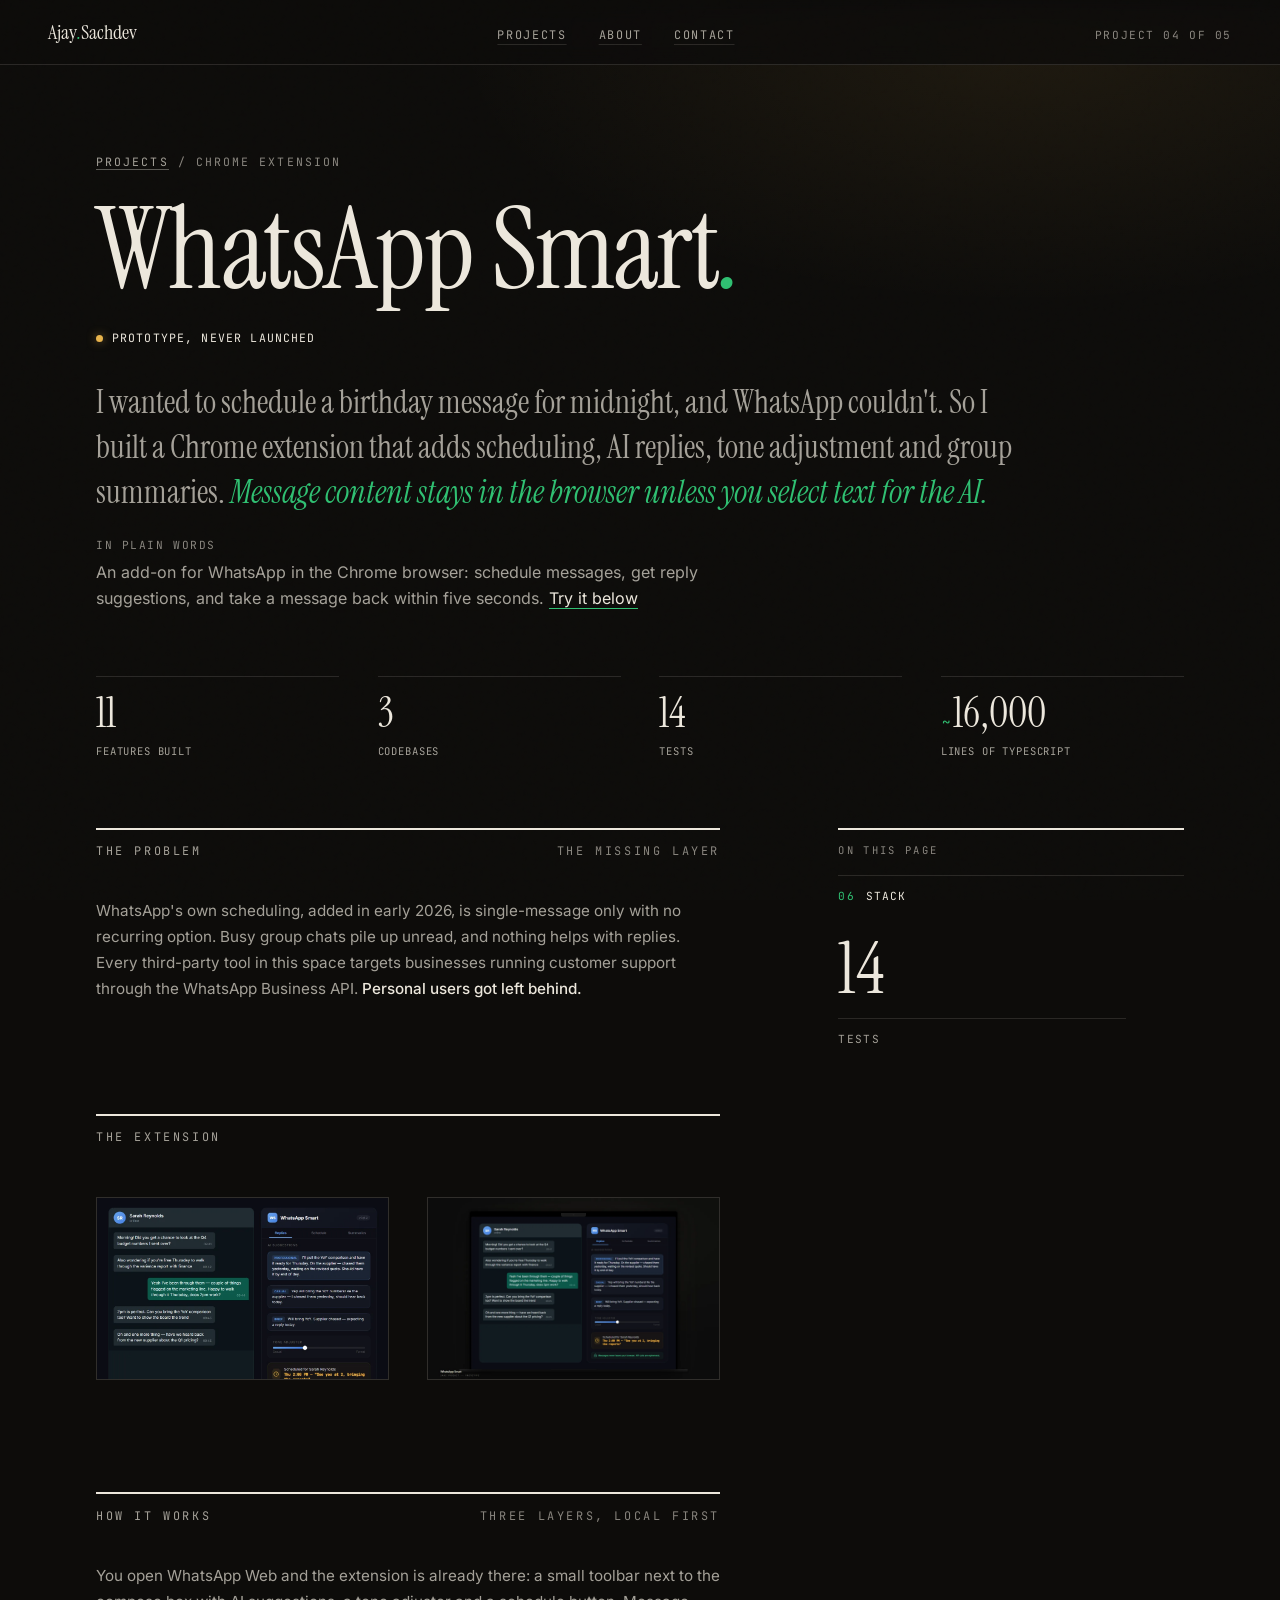
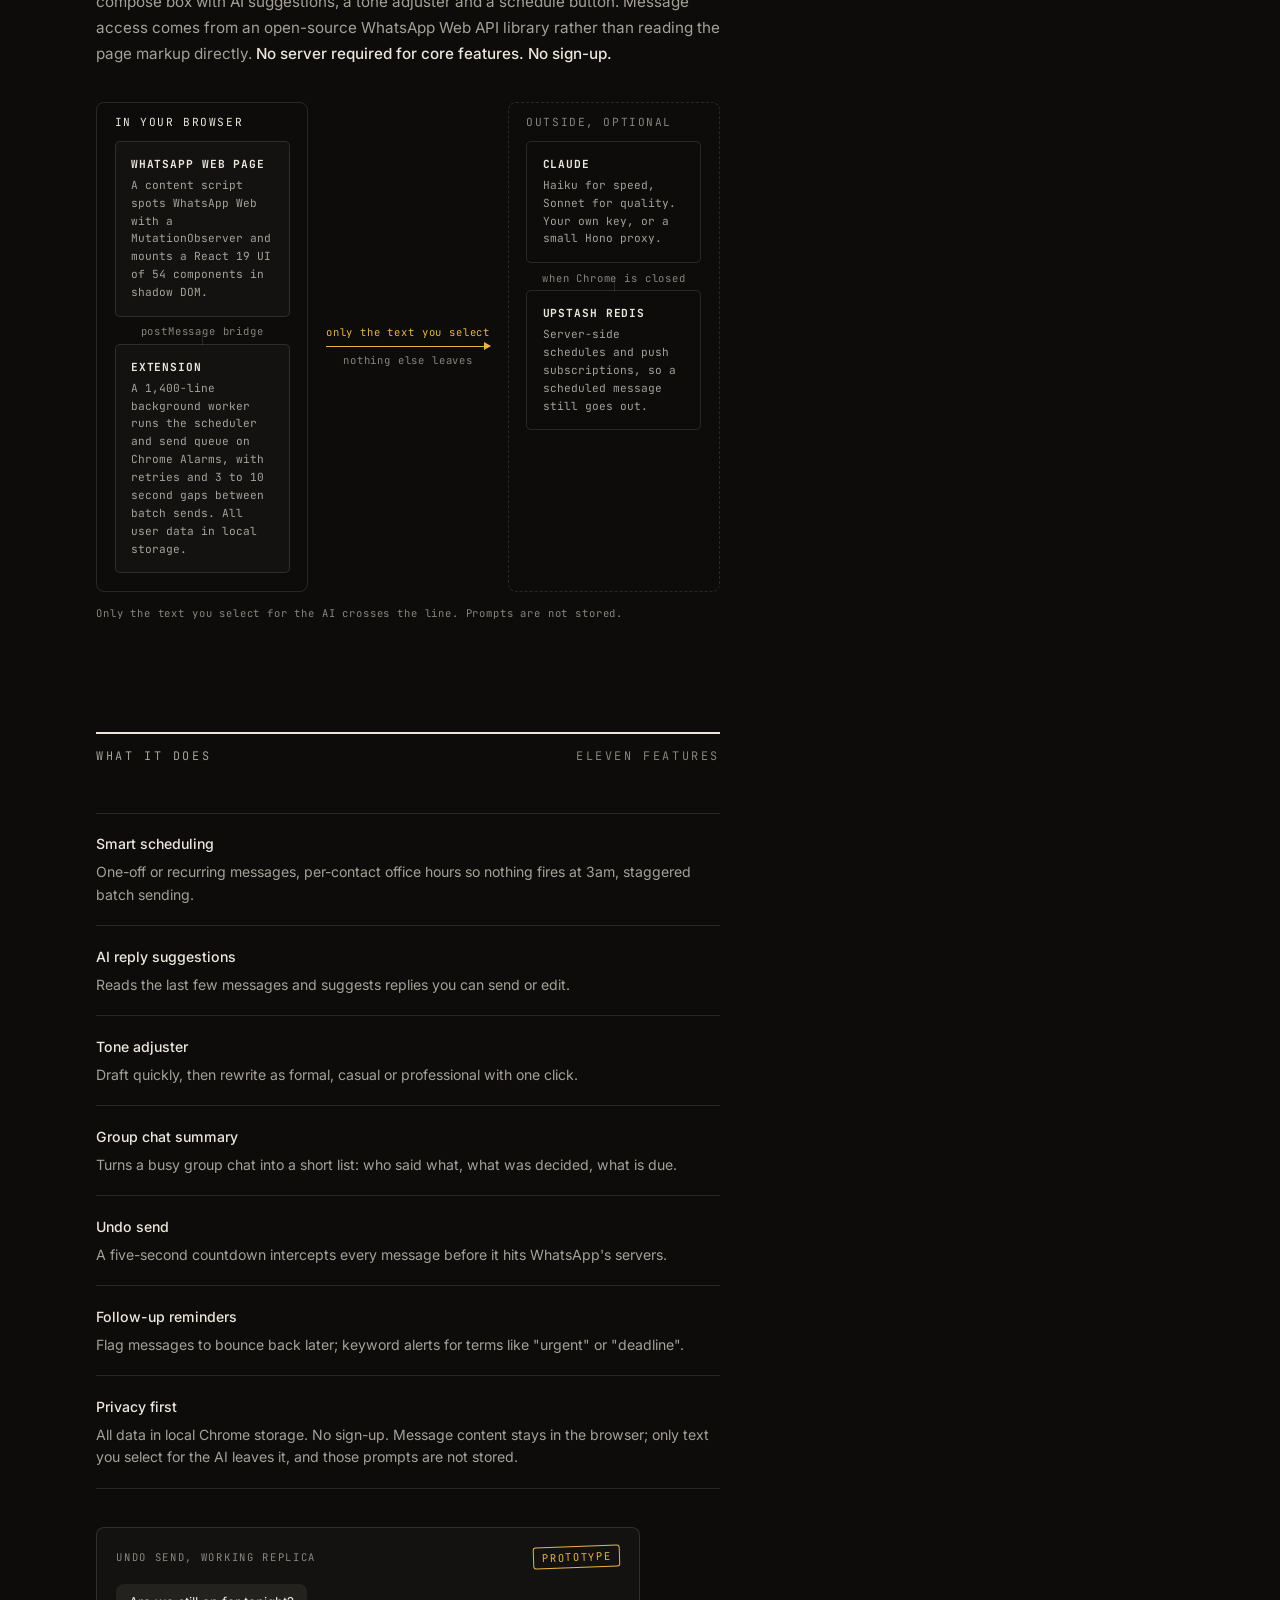
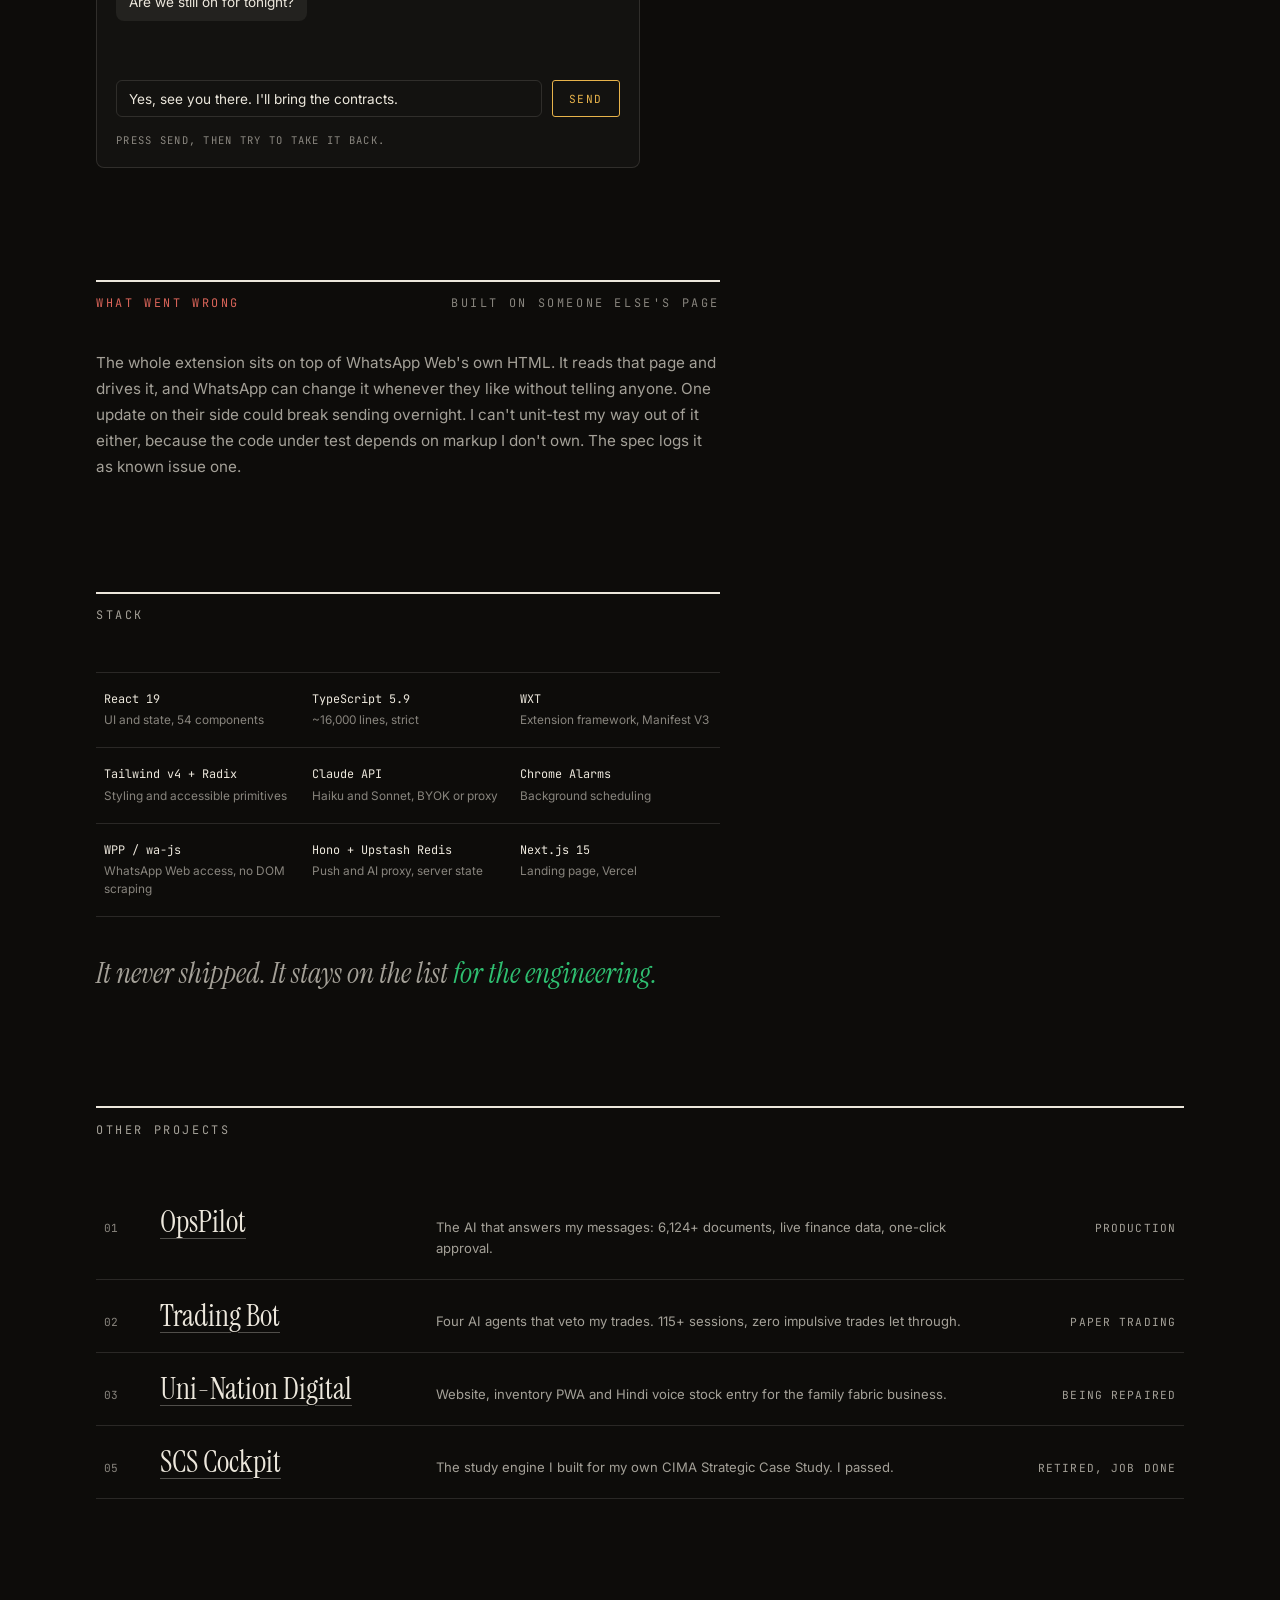
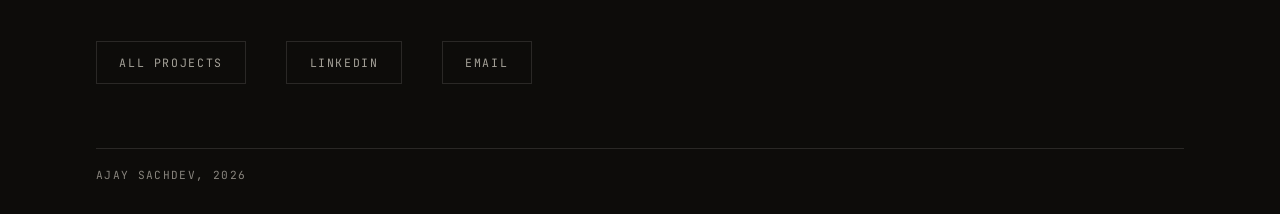
<file: projects/whatsapp-smart.html>
<!DOCTYPE html>
<html lang="en-GB">
<head>
<meta charset="UTF-8">
<meta name="viewport" content="width=device-width, initial-scale=1.0">
<title>WhatsApp Smart | Ajay Sachdev</title>
<meta name="description" content="A Chrome extension that gives WhatsApp Web scheduling, AI replies, tone changes and group summaries. 11 features, ~16,000 lines of TypeScript. Prototype.">
<meta property="og:title" content="WhatsApp Smart | Ajay Sachdev">
<meta property="og:description" content="I wanted to schedule a birthday message and WhatsApp couldn't. A privacy-first Chrome extension prototype: scheduling, AI replies, summaries. Message content stays in the browser unless you select text for the AI.">
<meta property="og:type" content="article">
<meta name="author" content="Ajay Sachdev">
<meta name="publish_date" property="og:publish_date" content="2026-07-22T00:00:00+0000">
<meta property="article:published_time" content="2026-07-22T00:00:00+00:00">
<meta property="article:author" content="Ajay Sachdev">
<link rel="canonical" href="https://ajaysachdev.com/projects/whatsapp-smart.html">
<meta property="og:url" content="https://ajaysachdev.com/projects/whatsapp-smart.html">
<meta property="og:image" content="https://ajaysachdev.com/images/og-card-2.jpg">
<meta property="og:image:width" content="1200">
<meta property="og:image:height" content="630">
<meta property="og:image:type" content="image/jpeg">
<meta property="og:image:alt" content="Ajay Sachdev. The accountant who ships code.">
<meta property="og:site_name" content="Ajay Sachdev">
<meta name="twitter:card" content="summary_large_image">
<meta name="twitter:title" content="WhatsApp Smart | Ajay Sachdev">
<meta name="twitter:description" content="I wanted to schedule a birthday message and WhatsApp couldn't. A privacy-first Chrome extension prototype: scheduling, AI replies, summaries. Message content stays in the browser unless you select text for the AI.">
<meta name="twitter:image" content="https://ajaysachdev.com/images/og-card-2.jpg">
<meta name="twitter:image:alt" content="Ajay Sachdev. The accountant who ships code.">
<script type="application/ld+json">
{"@context":"https://schema.org","@graph":[{"@type":"CreativeWork","@id":"https://ajaysachdev.com/projects/whatsapp-smart.html#case","name":"WhatsApp Smart: case study","headline":"WhatsApp Smart","description":"Case study: a Chrome extension that gives WhatsApp Web scheduling, AI replies, tone adjustment and group summaries. 11 features, ~16,000 lines of TypeScript. Prototype, never launched.","url":"https://ajaysachdev.com/projects/whatsapp-smart.html","inLanguage":"en-GB","image":"https://ajaysachdev.com/images/og-card-2.jpg","author":{"@type":"Person","@id":"https://ajaysachdev.com/#person","name":"Ajay Sachdev","url":"https://ajaysachdev.com/"},"creator":{"@type":"Person","@id":"https://ajaysachdev.com/#person","name":"Ajay Sachdev","url":"https://ajaysachdev.com/"}},{"@type":"BreadcrumbList","itemListElement":[{"@type":"ListItem","position":1,"name":"Home","item":"https://ajaysachdev.com/"},{"@type":"ListItem","position":2,"name":"Projects","item":"https://ajaysachdev.com/projects/"},{"@type":"ListItem","position":3,"name":"WhatsApp Smart","item":"https://ajaysachdev.com/projects/whatsapp-smart.html"}]}]}
</script>
<meta name="theme-color" content="#0d0c0a">
<link rel="icon" href="data:image/svg+xml,%3Csvg xmlns='http://www.w3.org/2000/svg' viewBox='0 0 32 32'%3E%3Crect width='32' height='32' fill='%230d0c0a'/%3E%3Ccircle cx='16' cy='16' r='6' fill='%232fbf71'/%3E%3C/svg%3E">
<link rel="apple-touch-icon" href="../images/apple-touch-icon.png">

<link rel="preload" href="../vendor/fonts/inter-400-500-800-latin.woff2" as="font" type="font/woff2" crossorigin>
<link rel="preload" href="../vendor/fonts/instrumentserif-400-latin.woff2" as="font" type="font/woff2" crossorigin>
<link rel="preload" href="../vendor/fonts/instrumentserif-400-italic-latin.woff2" as="font" type="font/woff2" crossorigin>
<link rel="preload" href="../vendor/fonts/jetbrainsmono-400-500-700-latin.woff2" as="font" type="font/woff2" crossorigin>
<link rel="stylesheet" href="../css/design-tokens.css">
<script src="../js/nav.js" defer></script>
<style>
@font-face { font-family: 'Instrument Serif'; font-style: normal; font-weight: 400; font-display: swap; src: url('../vendor/fonts/instrumentserif-400-latin.woff2') format('woff2'); }
@font-face { font-family: 'Instrument Serif'; font-style: italic; font-weight: 400; font-display: swap; src: url('../vendor/fonts/instrumentserif-400-italic-latin.woff2') format('woff2'); }
@font-face { font-family: 'Inter'; font-style: normal; font-weight: 100 900; font-display: swap; src: url('../vendor/fonts/inter-400-500-800-latin.woff2') format('woff2'); }
@font-face { font-family: 'JetBrains Mono'; font-style: normal; font-weight: 100 800; font-display: swap; src: url('../vendor/fonts/jetbrainsmono-400-500-700-latin.woff2') format('woff2'); }
/* Metric-matched fallbacks (size-adjust): no layout shift when the webfonts swap in. Measured with fontTools against the Windows system faces, 08/10/2026 */
@font-face { font-family: 'Instrument Serif Fallback'; src: local('Georgia'); size-adjust: 76.92%; ascent-override: 128.71%; descent-override: 40.3%; line-gap-override: 0%; }
@font-face { font-family: 'Inter Fallback'; src: local('Arial'), local('Helvetica'); size-adjust: 107.48%; ascent-override: 90.14%; descent-override: 22.44%; line-gap-override: 0%; }
@font-face { font-family: 'JetBrains Mono Fallback'; src: local('Consolas'); size-adjust: 109.13%; ascent-override: 93.47%; descent-override: 27.49%; line-gap-override: 0%; }
</style>

<style>
/* ================= Tokens: The Ledger, entry pages ================= */
* { margin: 0; padding: 0; box-sizing: border-box; }
html { scrollbar-color: var(--paper-faint) var(--ink); overflow-x: clip; scroll-behavior: smooth; }
body {
  background: var(--ink); color: var(--paper); font-family: var(--sans);
  -webkit-font-smoothing: antialiased; -moz-osx-font-smoothing: grayscale;
  overflow-x: clip;
}
::selection { background: var(--credit); color: var(--ink); }
/* View transitions: shared in css/design-tokens.css (12B, title carries over) */
a { color: inherit; }
a:focus-visible, button:focus-visible, input:focus-visible, [tabindex]:focus-visible { outline: 2px solid var(--credit); outline-offset: 3px; }
.visually-hidden {
  position: absolute; width: 1px; height: 1px; padding: 0; margin: -1px;
  overflow: hidden; clip-path: inset(50%); white-space: nowrap; border: 0;
}
.skip-link {
  position: fixed; top: 0.9rem; left: 0.9rem; z-index: 200;
  font-family: var(--mono); font-size: 0.72rem; letter-spacing: 0.14em; text-transform: uppercase;
  color: var(--paper); background: var(--ink); border: 1px solid var(--credit);
  padding: 0.7rem 1.1rem; text-decoration: none;
  /* parked above the viewport AND invisible: iOS 26 Safari paints content behind its see-through status bar, so a parked link showed its green border there (14/10/2026) */
  transform: translateY(calc(-100% - 1.5rem)); opacity: 0; pointer-events: none;
  transition: transform var(--dur-micro) ease, opacity var(--dur-micro) ease;
}
.skip-link:focus { transform: translateY(0); opacity: 1; pointer-events: auto; }
body::after {
  content: ''; position: fixed; inset: 0; z-index: 60; pointer-events: none; mix-blend-mode: overlay;
  background-image: url("data:image/svg+xml,%3Csvg viewBox='0 0 256 256' xmlns='http://www.w3.org/2000/svg'%3E%3Cfilter id='n'%3E%3CfeTurbulence type='fractalNoise' baseFrequency='0.65' numOctaves='3' stitchTiles='stitch'/%3E%3C/filter%3E%3Crect width='100%25' height='100%25' filter='url(%23n)' opacity='0.04'/%3E%3C/svg%3E");
}
.wrap { max-width: 74rem; margin: 0 auto; padding: 0 clamp(1.25rem, 4vw, 3rem); }

/* Nav: shared component in css/design-tokens.css (nav C) */

/* ================= Entry head ================= */
main.wrap { padding-top: clamp(7rem, 12vw, 10rem); }
main.wrap > header { position: relative; z-index: 0; }
main.wrap > header::before {
  content: ''; position: absolute; inset: -9rem -18% -2rem; pointer-events: none; z-index: -1;
  background: radial-gradient(ellipse 55% 48% at 76% 4%, rgba(232, 179, 75, 0.08), transparent 70%);
}
.crumb {
  font-family: var(--mono); font-size: 0.72rem; letter-spacing: 0.18em; text-transform: uppercase;
  color: var(--paper-faint);
}
.crumb a { color: var(--paper-dim); text-decoration: none; border-bottom: 1px solid rgba(236, 231, 220, 0.35); transition: color var(--dur-link) var(--ease-micro), border-color var(--dur-link) var(--ease-micro); }
.crumb a:focus-visible { color: var(--paper); border-color: var(--credit); }
@media (hover: hover) { .crumb a:hover { color: var(--paper); border-color: var(--credit); } }
@media (max-width: 480px) { .crumb { letter-spacing: 0.1em; } }
h1 {
  view-transition-name: entry-title;
  font-family: var(--serif); font-weight: 400; font-size: clamp(2.9rem, 8.9vw, 8rem);
  line-height: 0.98; letter-spacing: -0.015em; margin-top: 1.6rem;
}
h1 em { color: var(--credit); }
.entry-status {
  display: flex; flex-wrap: wrap; gap: 0.6rem 1.6rem; align-items: baseline; margin-top: 1.5rem;
  font-family: var(--mono); font-size: 0.72rem; letter-spacing: 0.14em; text-transform: uppercase; color: var(--paper-faint);
}
.l-status { font-family: var(--mono); font-size: 0.72rem; letter-spacing: 0.1em; text-transform: uppercase; white-space: nowrap; color: var(--paper); }
.l-status i {
  display: inline-block; width: 7px; height: 7px; border-radius: 50%; margin-right: 0.55rem;
  background: var(--credit); box-shadow: 0 0 10px rgba(47, 191, 113, 0.6);
}
/* 14D (motion pass): only the system in production breathes */
.l-status.prod i { animation: pulse var(--dur-ambient) infinite; }
.l-status.amber i { background: var(--amber); box-shadow: 0 0 10px rgba(232, 179, 75, 0.5); }
@keyframes pulse { 0%, 100% { opacity: 1; } 50% { opacity: 0.45; } }
.entry-lede {
  margin-top: 2.2rem; font-family: var(--serif); font-size: clamp(1.35rem, 2.6vw, 2rem);
  line-height: 1.4; color: var(--paper-dim); max-width: 62ch;
}
.entry-lede em { color: var(--credit); }
.fig-row { display: grid; grid-template-columns: repeat(4, 1fr); gap: clamp(1.2rem, 3vw, 2.5rem); margin-top: clamp(2.5rem, 5vw, 4rem); }
.fig { border-top: 1px solid var(--rule); padding-top: 1rem; }
.fig-num { display: block; font-family: var(--serif); font-size: clamp(1.7rem, 3.4vw, 2.6rem); line-height: 1; font-variant-numeric: tabular-nums; }
.fig-num i { font-style: normal; font-family: var(--mono); font-size: 0.34em; letter-spacing: 0.05em; color: var(--credit); margin: 0 0.12em; }
.fig-lab { display: block; margin-top: 0.65rem; font-family: var(--mono); font-size: 0.66rem; letter-spacing: 0.08em; line-height: 1.5; color: var(--paper-dim); text-transform: uppercase; }
@media (max-width: 720px) { .fig-row { grid-template-columns: 1fr 1fr; } }

/* ================= Notes (sections) ================= */
.section-head {
  font-family: var(--mono); font-size: 0.74rem; letter-spacing: 0.22em; text-transform: uppercase;
  color: var(--paper-dim); padding: 0.85rem 0; border-top: 2px solid var(--paper);
  display: flex; justify-content: space-between; gap: 1rem; margin-top: clamp(4.5rem, 9vw, 7rem);
}
.section-head .right { color: var(--paper-faint); text-align: right; }
.section-head h2 { font: inherit; margin: 0; letter-spacing: inherit; text-transform: inherit; color: inherit; }
/* What went wrong: one failure per entry, told straight. Debit red label (brief 2.5) */
.wrong .section-head > h2 { color: var(--debit); }
.wrong .pull span { color: var(--debit); }
/* First note sits tighter: the entry head's fig row already provides the air */
header + section .section-head, .notes-col > section:first-child .section-head { margin-top: clamp(2.8rem, 5.5vw, 4.2rem); }
.prose { margin-top: 1.6rem; max-width: 62rem; color: var(--paper-dim); line-height: 1.7; font-size: 0.95rem; text-wrap: pretty; }
.prose + .prose { margin-top: 1.1rem; }
.prose b { color: var(--paper); font-weight: 500; }
.pull {
  margin-top: 2.2rem; font-family: var(--serif); font-style: italic; font-size: clamp(1.25rem, 2.3vw, 1.8rem);
  line-height: 1.45; color: var(--paper-dim); max-width: 38rem;
}
.pull span { color: var(--credit); }


/* Feature notes */
.notes { list-style: none; margin-top: 2.2rem; }
.notes li {
  padding: 1.2rem 0; border-bottom: 1px solid var(--rule);
  font-size: 0.88rem; line-height: 1.6; color: var(--paper-dim);
}
.notes li:first-child { border-top: 1px solid var(--rule); }
.notes b { display: block; color: var(--paper); font-weight: 500; margin-bottom: 0.35rem; }

/* Architecture: two zones, one crossing (zone pattern: Neon docs, studied 19/10/2026) */
.arch { display: grid; grid-template-columns: 1fr auto 1fr; gap: 0; margin-top: 2.2rem; align-items: stretch; }
.zone { border: 1px solid var(--rule); border-radius: var(--radius-3); padding: 2.4rem 1.1rem 1.1rem; position: relative; display: grid; gap: 0.8rem; align-content: start; }
.zone.out { border-style: dashed; }
.zone > .z-name {
  position: absolute; top: 0.8rem; left: 1.1rem; font-family: var(--mono); font-size: var(--ms-2); letter-spacing: var(--tr-2);
  text-transform: uppercase; color: var(--paper);
}
.zone.out > .z-name { color: var(--paper-faint); }
.node {
  border: 1px solid var(--rule); border-radius: var(--radius-2); background: var(--ink-2); padding: 0.85rem 0.95rem;
  font-family: var(--mono); font-size: var(--ms-2); line-height: 1.6; color: var(--paper-dim);
}
.node b { display: block; color: var(--paper); font-weight: 700; letter-spacing: var(--tr-1); text-transform: uppercase; font-size: var(--ms-2); margin-bottom: 0.2rem; }
.zone.out .node { background: transparent; }
/* link between the two nodes inside the browser zone */
.node + .node { position: relative; margin-top: 0.9rem; }
.node + .node::before {
  content: attr(data-link); position: absolute; left: 50%; top: -1.35rem; transform: translateX(-50%);
  font-family: var(--mono); font-size: var(--ms-1); letter-spacing: var(--tr-1); color: var(--paper-faint); white-space: nowrap;
  padding: 0 0.4rem; background: var(--ink);
}
.node + .node::after { content: ""; position: absolute; left: 50%; top: -0.9rem; height: 0.9rem; border-left: 1px solid var(--rule); }
/* the one crossing */
.xfer { display: grid; align-content: center; justify-items: center; gap: 0.35rem; padding: 0 1.1rem; min-width: 9rem; }
.xfer .x-lab { font-family: var(--mono); font-size: var(--ms-1); letter-spacing: var(--tr-1); color: var(--amber); text-align: center; line-height: 1.5; }
.xfer .x-arrow { position: relative; width: 100%; height: 1px; background: var(--amber); }
.xfer .x-arrow::after { content: ""; position: absolute; right: -1px; top: -4px; border: 4.5px solid transparent; border-left: 7px solid var(--amber); border-right: 0; }
.xfer .x-note { font-family: var(--mono); font-size: var(--ms-1); letter-spacing: var(--tr-1); color: var(--paper-faint); text-align: center; line-height: 1.5; }
.arch-cap { margin-top: 0.9rem; font-family: var(--mono); font-size: var(--ms-1); letter-spacing: var(--tr-1); color: var(--paper-faint); }
@media (max-width: 680px) {
  .arch { grid-template-columns: 1fr; }
  .xfer { padding: 1.1rem 0; min-width: 0; grid-template-columns: 1fr auto 1fr; justify-items: stretch; align-items: center; }
  .xfer .x-lab { grid-column: 1; text-align: right; padding-right: 0.6rem; }
  .xfer .x-arrow { grid-column: 2; width: 1px; height: 2.6rem; }
  .xfer .x-arrow::after { right: -4px; top: auto; bottom: -1px; border: 4.5px solid transparent; border-top: 7px solid var(--amber); border-bottom: 0; }
  .xfer .x-note { grid-column: 3; text-align: left; padding-left: 0.6rem; }
}

/* Exhibit figures */
.exhibits { display: grid; grid-template-columns: 1fr 1fr; gap: clamp(1.2rem, 3vw, 2.5rem); margin-top: 2.4rem; align-items: start; }
.exhibits figure { overflow: hidden; border: 1px solid var(--rule); background: var(--ink-2); aspect-ratio: 16 / 10; }
.exhibits img { width: 100%; height: 100%; object-fit: cover; object-position: top; display: block; filter: saturate(0.85); }
.exhibits figcaption {
  display: flex; justify-content: space-between; gap: 1rem; padding: 0.9rem 0.2rem 0;
  font-family: var(--mono); font-size: 0.7rem; letter-spacing: 0.14em; color: var(--paper-faint); text-transform: uppercase;
}
@media (max-width: 680px) { .exhibits { grid-template-columns: 1fr; } }

/* Stack grid */
.stack { display: grid; grid-template-columns: repeat(3, 1fr); gap: 0; margin-top: 2.2rem; border-top: 1px solid var(--rule); }
.stack div { padding: 1.1rem 0.5rem; border-bottom: 1px solid var(--rule); }
.stack .s-name { display: block; font-family: var(--mono); font-size: 0.74rem; color: var(--paper); }
.stack .s-role { display: block; margin-top: 0.35rem; font-size: 0.74rem; line-height: 1.5; color: var(--paper-faint); }
@media (max-width: 760px) { .stack { grid-template-columns: 1fr 1fr; } }
@media (max-width: 460px) { .stack { grid-template-columns: 1fr; } }

/* Other entries */
.others { width: 100%; border-collapse: collapse; margin-top: 2.2rem; }
.others td { padding: 1.3rem 0.5rem; border-bottom: 1px solid var(--rule); vertical-align: baseline; }
.others tr { cursor: pointer; }
.others tr:focus-visible { outline-offset: -2px; }
.o-ref { font-family: var(--mono); font-size: 0.7rem; color: var(--paper-faint); width: 3.5rem; }
.o-name { font-family: var(--serif); font-size: clamp(1.3rem, 2.4vw, 1.9rem); line-height: 1; white-space: nowrap; text-decoration: underline; text-decoration-thickness: 1px; text-underline-offset: 6px; text-decoration-color: rgba(236, 231, 220, 0.3); transition: text-decoration-color var(--dur-link) var(--ease-micro); }
/* 13B (motion pass): same rule as /projects/ and every link (Paco, measured 240ms) */
.others tr:focus-visible .o-name { text-decoration-color: var(--credit); }
@media (hover: hover) { .others tr:hover .o-name { text-decoration-color: var(--credit); } }
a.o-name { color: inherit; }
.others tr:focus-within .o-name { text-decoration-color: var(--credit); }
.o-desc { font-size: 0.82rem; color: var(--paper-dim); max-width: 26rem; line-height: 1.55; }
.o-status { font-family: var(--mono); font-size: 0.7rem; letter-spacing: 0.1em; text-transform: uppercase; text-align: right; white-space: nowrap; color: var(--paper-dim); }
@media (max-width: 680px) { .o-desc { display: none; } }

/* ================= v4 body grid + margin rail (brief 3.1) =================
   >=1024px: notes in columns 1-7, sticky rail in 9-12. The rail holds a ledger
   index that ticks as each note enters, and one marginal panel per note that
   swaps with a 0.3s fade. Below 1024px the rail is hidden; with JS off the
   first panel shows. */
.rail { display: none; }
@media (min-width: 1024px) {
  .body-grid { display: grid; grid-template-columns: repeat(12, minmax(0, 1fr)); column-gap: clamp(1.25rem, 2vw, 2rem); }
  .notes-col { grid-column: 1 / 8; min-width: 0; }
  .rail { display: block; grid-column: 9 / 13; }
  .rail-inner { position: sticky; top: 6.5rem; margin-top: clamp(2.8rem, 5.5vw, 4.2rem); padding-top: 0.85rem; border-top: 2px solid var(--paper); }
}
.rail-head { display: flex; justify-content: space-between; font-family: var(--mono); font-size: 0.66rem; letter-spacing: 0.22em; text-transform: uppercase; color: var(--paper-faint); }
/* 17A + 4C's hairline (motion pass): one hairline that fills as you read the notes, the current note's name, its stat below */
.rail-line { margin-top: 1.1rem; }
.rail-track { position: relative; height: 1px; background: var(--rule); }
.rail-fill { position: absolute; inset: 0; background: var(--credit); transform-origin: left; transform: scaleX(0); }
.rail-cur { margin-top: 0.85rem; font-family: var(--mono); font-size: 0.7rem; letter-spacing: 0.1em; text-transform: uppercase; color: var(--paper); }
.rail-cur b { font-weight: 400; color: var(--credit); margin-right: 0.7rem; }
.rail-cur.debit b { color: var(--debit); }
.rail-panels { display: grid; margin-top: 2rem; }
.rp { grid-area: 1 / 1; opacity: 0; visibility: hidden; transition: opacity var(--dur-micro) ease, visibility var(--dur-micro); }
.rp.on { opacity: 1; visibility: visible; }
.rp-num { display: block; font-family: var(--serif); font-size: clamp(3.6rem, 5.6vw, 5.4rem); line-height: 0.95; letter-spacing: -0.01em; font-variant-numeric: tabular-nums; color: var(--paper); }
.rp.debit .rp-num { color: var(--debit); }
.rp-lab { display: block; margin-top: 0.9rem; padding-top: 0.75rem; border-top: 1px solid var(--rule); font-family: var(--mono); font-size: 0.7rem; letter-spacing: 0.12em; line-height: 1.6; text-transform: uppercase; color: var(--paper-dim); max-width: 18rem; }

/* ================= v4 signature moment kit (brief 3.2) ================= */
.mo-bar { display: flex; flex-wrap: wrap; gap: 0.6rem; align-items: center; margin-top: 1rem; }
.mo-btn {
  font-family: var(--mono); font-size: 0.7rem; letter-spacing: 0.14em; text-transform: uppercase;
  padding: 0.6rem 1rem; border-radius: 3px; border: 1px solid color-mix(in srgb, var(--credit) 45%, transparent); background: transparent;
  color: var(--credit); cursor: pointer; transition: color var(--dur-link) var(--ease-micro), border-color var(--dur-link) var(--ease-micro);
}
.mo-btn:focus-visible { color: var(--paper); border-color: var(--credit); }
@media (hover: hover) { .mo-btn:hover:not(:disabled) { color: var(--paper); border-color: var(--credit); } }
.mo-btn:disabled { opacity: 0.45; cursor: default; }
.mo-btn.ghost { border-color: var(--rule); color: var(--paper-dim); }
@media (hover: hover) { .mo-btn.ghost:hover:not(:disabled) { background: transparent; border-color: var(--paper-dim); color: var(--paper); } }
.mo-replay, .mo-hide { display: none; }
.mo-replay.show { display: inline-block; }
.mo-hint { font-family: var(--mono); font-size: 0.66rem; letter-spacing: 0.12em; text-transform: uppercase; color: var(--paper-faint); }
.visually-hidden { position: absolute; width: 1px; height: 1px; overflow: hidden; clip: rect(0 0 0 0); white-space: nowrap; }
/* WhatsApp moment: a real five-second undo window. Amber, because it's a prototype */
.undo { margin-top: 2.4rem; max-width: 34rem; border: 1px solid var(--rule); border-radius: 8px; background: var(--ink-2); padding: 1.1rem 1.2rem 1.2rem; }
.un-head { display: flex; justify-content: space-between; align-items: center; gap: 1rem; font-family: var(--mono); font-size: 0.66rem; letter-spacing: 0.16em; text-transform: uppercase; color: var(--paper-faint); }
.un-stamp { color: var(--amber); border: 1px solid var(--amber); border-radius: 3px; padding: 0.2rem 0.5rem; transform: rotate(-2deg); }
.un-chat { display: flex; flex-direction: column; gap: 0.5rem; margin-top: 1rem; min-height: 5.2rem; }
.un-msg { max-width: 80%; padding: 0.55rem 0.8rem; border-radius: 8px; font-size: 0.85rem; line-height: 1.45; }
.un-msg.them { align-self: flex-start; background: rgba(236, 231, 220, 0.07); color: var(--paper); }
.un-msg.me { align-self: flex-end; background: rgba(232, 179, 75, 0.14); color: var(--paper); animation: tlIn 0.3s ease-out; }
.un-msg.me small { display: block; margin-top: 0.25rem; font-family: var(--mono); font-size: 0.64rem; letter-spacing: 0.12em; text-transform: uppercase; color: var(--amber); text-align: right; }
@keyframes tlIn { from { opacity: 0; transform: translateY(6px); } to { opacity: 1; transform: none; } }
.un-bar {
  position: relative; overflow: hidden; display: grid; grid-template-columns: auto 1fr auto auto; gap: 0.7rem; align-items: center;
  margin-top: 0.8rem; padding: 0.6rem 0.75rem 0.75rem; border: 1px solid rgba(232, 179, 75, 0.45); border-radius: 6px; background: rgba(232, 179, 75, 0.06);
}
.un-bar[hidden] { display: none; }
.un-count { font-family: var(--mono); font-size: 0.95rem; color: var(--amber); font-variant-numeric: tabular-nums; }
.un-prev { font-size: 0.78rem; color: var(--paper-dim); white-space: nowrap; overflow: hidden; text-overflow: ellipsis; }
.un-bar button { font-family: var(--mono); font-size: 0.66rem; letter-spacing: 0.12em; text-transform: uppercase; padding: 0.45rem 0.75rem; border-radius: 3px; cursor: pointer; }
.un-now { background: transparent; border: 1px solid var(--rule); color: var(--paper-dim); transition: color var(--dur-link) var(--ease-micro), border-color var(--dur-link) var(--ease-micro); }
.un-now:focus-visible { color: var(--paper); border-color: var(--paper-dim); }
@media (hover: hover) { .un-now:hover { color: var(--paper); border-color: var(--paper-dim); } }
.un-undo { background: var(--amber); border: 1px solid var(--amber); color: var(--ink); font-weight: 700; }
.un-prog { position: absolute; left: 0; bottom: 0; height: 3px; width: 100%; background: var(--amber); transform-origin: left; }
.un-compose { display: flex; gap: 0.6rem; margin-top: 0.8rem; }
.un-compose input { flex: 1; min-width: 0; padding: 0.6rem 0.75rem; border-radius: 6px; border: 1px solid var(--rule); background: transparent; color: var(--paper); font: inherit; font-size: 0.85rem; }
.un-compose input:focus { border-color: var(--amber); }
/* iOS zooms into any input under 16px */
@media (pointer: coarse) { .un-compose input { font-size: 16px; } }
.un-compose input:focus:not(:focus-visible) { outline: none; }
.undo .mo-btn { border-color: var(--amber); color: var(--amber); }
.undo .mo-btn:focus-visible { border-color: var(--amber); color: var(--paper); }
@media (hover: hover) { .undo .mo-btn:hover:not(:disabled) { border-color: var(--amber); color: var(--paper); } }
.undo .mo-btn.ghost { border-color: var(--rule); color: var(--paper-dim); }
@media (max-width: 480px) { .un-bar { grid-template-columns: auto 1fr; } .un-prev { display: none; } }

/* ================= Footer ================= */
footer.wrap { padding-top: clamp(4rem, 8vw, 7rem); padding-bottom: 2rem; }
.foot-links { display: flex; flex-wrap: wrap; gap: 1rem 2.5rem; margin-top: 2.5rem; }
.foot-links a {
  font-family: var(--mono); font-size: 0.72rem; letter-spacing: 0.14em; text-transform: uppercase;
  color: var(--paper-dim); text-decoration: none; border: 1px solid var(--rule); padding: 0.8rem 1.4rem;
  transition: color var(--dur-link) var(--ease-micro), border-color var(--dur-link) var(--ease-micro);
}
.foot-links a:focus-visible { color: var(--paper); border-color: var(--credit); }
@media (hover: hover) { .foot-links a:hover { color: var(--paper); border-color: var(--credit); } }
@media (max-width: 480px) { .foot-links a { flex: 1 1 40%; text-align: center; } }
.foot-sign {
  margin-top: 4rem; padding-top: 1.2rem; border-top: 1px solid var(--rule);
  display: flex; justify-content: space-between; flex-wrap: wrap; gap: 0.6rem 2rem;
  font-family: var(--mono); font-size: 0.7rem; letter-spacing: 0.12em; color: var(--paper-faint); text-transform: uppercase;
}

/* ================= Reveal + motion prefs ================= */
/* Reveal B (motion pass): Paco, measured: 600ms, 10px, plain ease; items entering together 120ms apart (JS) */
.reveal { opacity: 0; transform: translateY(var(--reveal-dist)); transition: opacity var(--dur-reveal) var(--ease-reveal), transform var(--dur-reveal) var(--ease-reveal); }
.reveal.in { opacity: 1; transform: none; }
/* Above the fold the entry head is visible from the first frame and only slides: an opacity-0 start made the LCP wait for JS (render delay ~1.8s) */
main.wrap > header .reveal { opacity: 1; }
@media (prefers-reduced-motion: reduce) {
  *, *::before, *::after { animation-duration: 0.01ms !important; animation-iteration-count: 1 !important; transition-duration: 0.01ms !important; }
  .reveal { opacity: 1; transform: none; }
  html { scroll-behavior: auto; }
}
</style>
<noscript><style>.reveal { opacity: 1; transform: none; }</style></noscript>
</head>
<body>

<a class="skip-link" href="#entry">Skip to content</a>

<nav id="nav" class="site-nav" aria-label="Main">
  <div class="nav-bar">
    <a class="nav-mark" href="../index.html">Ajay<em>.</em>Sachdev</a>
    <div class="nav-links">
      <a href="./">Projects</a>
      <a class="nav-hide-sm" href="../about/">About</a>
      <a href="../index.html#contact">Contact</a>
    </div>
    <span class="nav-fy">PROJECT 04 OF 05</span>
  </div>
</nav>

<main id="entry" class="wrap">

  <header>
    <p class="crumb reveal"><a href="./">Projects</a> / Chrome extension</p>
    <h1 class="reveal">WhatsApp Smart<em>.</em></h1>
    <p class="entry-status reveal"><span class="l-status amber"><i></i>Prototype, never launched</span></p>
    <p class="entry-lede reveal">I wanted to schedule a birthday message for midnight, and WhatsApp couldn't. So I built a Chrome extension that adds scheduling, AI replies, tone adjustment and group summaries. <em>Message content stays in the browser unless you select text for the AI.</em></p>
    <p class="entry-plain reveal"><span class="ep-lab">In plain words</span>An add-on for WhatsApp in the Chrome browser: schedule messages, get reply suggestions, and take a message back within five seconds. <a class="ep-try" href="#undo">Try it below</a></p>
    <div class="fig-row">
      <div class="fig reveal"><span class="fig-num">11</span><span class="fig-lab">features built</span></div>
      <div class="fig reveal"><span class="fig-num">3</span><span class="fig-lab">codebases</span></div>
      <div class="fig reveal"><span class="fig-num">14</span><span class="fig-lab">tests</span></div>
      <div class="fig reveal"><span class="fig-num"><i>~</i>16,000</span><span class="fig-lab">lines of TypeScript</span></div>
    </div>
  </header>
  <div class="body-grid">
    <div class="notes-col">

    <section data-note="1">
      <div class="section-head reveal"><h2>The problem</h2><span class="right">The missing layer</span></div>
      <p class="prose reveal">WhatsApp's own scheduling, added in early 2026, is single-message only with no recurring option. Busy group chats pile up unread, and nothing helps with replies. Every third-party tool in this space targets businesses running customer support through the WhatsApp Business API. <b>Personal users got left behind.</b></p>
    </section>

    <section data-note="2">
      <div class="section-head reveal"><h2>The extension</h2><span class="right"></span></div>
      <div class="exhibits reveal">
        <figure>
          <picture>
            <source srcset="../images/whatsapp-smart-ui.webp" type="image/webp">
            <img src="../images/whatsapp-smart-ui.png" alt="WhatsApp Smart extension panel inside WhatsApp Web" loading="lazy" decoding="async">
          </picture>
          <figcaption><span>Extension UI</span><span></span></figcaption>
        </figure>
        <figure>
          <picture>
            <source srcset="../images/mockup-whatsapp.webp" type="image/webp">
            <img src="../images/mockup-whatsapp.png" alt="WhatsApp Smart scheduling interface mockup" loading="lazy" decoding="async">
          </picture>
          <figcaption><span>Scheduling flow</span><span></span></figcaption>
        </figure>
      </div>
    </section>

    <section data-note="3">
      <div class="section-head reveal"><h2>How it works</h2><span class="right">Three layers, local first</span></div>
      <p class="prose reveal">You open WhatsApp Web and the extension is already there: a small toolbar next to the compose box with AI suggestions, a tone adjuster and a schedule button. Message access comes from an open-source WhatsApp Web API library rather than reading the page markup directly. <b>No server required for core features. No sign-up.</b></p>

      <figure class="arch reveal" role="group" aria-label="Where the data lives: everything in the browser, only selected text goes to the AI">
        <div class="zone">
          <span class="z-name">In your browser</span>
          <div class="node"><b>WhatsApp Web page</b>A content script spots WhatsApp Web with a MutationObserver and mounts a React 19 UI of 54 components in shadow DOM.</div>
          <div class="node" data-link="postMessage bridge"><b>Extension</b>A 1,400-line background worker runs the scheduler and send queue on Chrome Alarms, with retries and 3 to 10 second gaps between batch sends. All user data in local storage.</div>
        </div>
        <div class="xfer" aria-hidden="true">
          <span class="x-lab">only the text you select</span>
          <span class="x-arrow"></span>
          <span class="x-note">nothing else leaves</span>
        </div>
        <div class="zone out">
          <span class="z-name">Outside, optional</span>
          <div class="node"><b>Claude</b>Haiku for speed, Sonnet for quality. Your own key, or a small Hono proxy.</div>
          <div class="node" data-link="when Chrome is closed"><b>Upstash Redis</b>Server-side schedules and push subscriptions, so a scheduled message still goes out.</div>
        </div>
      </figure>
      <p class="arch-cap reveal">Only the text you select for the AI crosses the line. Prompts are not stored.</p>
    </section>

    <section data-note="4">
      <div class="section-head reveal"><h2>What it does</h2><span class="right">Eleven features</span></div>
      <ul class="notes">
        <li class="reveal"><span><b>Smart scheduling</b>One-off or recurring messages, per-contact office hours so nothing fires at 3am, staggered batch sending.</span></li>
        <li class="reveal"><span><b>AI reply suggestions</b>Reads the last few messages and suggests replies you can send or edit.</span></li>
        <li class="reveal"><span><b>Tone adjuster</b>Draft quickly, then rewrite as formal, casual or professional with one click.</span></li>
        <li class="reveal"><span><b>Group chat summary</b>Turns a busy group chat into a short list: who said what, what was decided, what is due.</span></li>
        <li class="reveal"><span><b>Undo send</b>A five-second countdown intercepts every message before it hits WhatsApp's servers.</span></li>
        <li class="reveal"><span><b>Follow-up reminders</b>Flag messages to bounce back later; keyword alerts for terms like "urgent" or "deadline".</span></li>
        <li class="reveal"><span><b>Privacy first</b>All data in local Chrome storage. No sign-up. Message content stays in the browser; only text you select for the AI leaves it, and those prompts are not stored.</span></li>
      </ul>
      <div class="undo reveal" id="undo">
        <div class="un-head"><span>Undo send, working replica</span><span class="un-stamp">Prototype</span></div>
        <div class="un-chat" id="un-chat"><div class="un-msg them">Are we still on for tonight?</div></div>
        <div class="un-bar" id="un-bar">
          <span class="un-count"><b id="un-n">5</b>s</span>
          <span class="un-prev" id="un-prev">Yes, see you there. I'll bring the contracts.</span>
          <button type="button" class="un-now" id="un-now">Send now</button>
          <button type="button" class="un-undo" id="un-undo">Undo</button>
          <i class="un-prog" id="un-prog"></i>
        </div>
        <div class="un-compose"><input id="un-input" type="text" value="Yes, see you there. I'll bring the contracts." aria-label="Message to send"><button class="mo-btn" id="un-send" type="button">Send</button></div>
        <div class="mo-bar"><span class="mo-hint" id="un-note" role="status">Press send, then try to take it back.</span><button class="mo-btn ghost mo-replay" id="un-reset" type="button">Replay</button></div>
      </div>
    </section>


    <section class="wrong" data-note="5">
      <div class="section-head reveal"><h2>What went wrong</h2><span class="right">Built on someone else's page</span></div>
      <p class="prose reveal">The whole extension sits on top of WhatsApp Web's own HTML. It reads that page and drives it, and WhatsApp can change it whenever they like without telling anyone. One update on their side could break sending overnight. I can't unit-test my way out of it either, because the code under test depends on markup I don't own. The spec logs it as known issue one.</p>
    </section>

    <section data-note="6">
      <div class="section-head reveal"><h2>Stack</h2></div>
      <div class="stack reveal">
        <div><span class="s-name">React 19</span><span class="s-role">UI and state, 54 components</span></div>
        <div><span class="s-name">TypeScript 5.9</span><span class="s-role">~16,000 lines, strict</span></div>
        <div><span class="s-name">WXT</span><span class="s-role">Extension framework, Manifest V3</span></div>
        <div><span class="s-name">Tailwind v4 + Radix</span><span class="s-role">Styling and accessible primitives</span></div>
        <div><span class="s-name">Claude API</span><span class="s-role">Haiku and Sonnet, BYOK or proxy</span></div>
        <div><span class="s-name">Chrome Alarms</span><span class="s-role">Background scheduling</span></div>
        <div><span class="s-name">WPP / wa-js</span><span class="s-role">WhatsApp Web access, no DOM scraping</span></div>
        <div><span class="s-name">Hono + Upstash Redis</span><span class="s-role">Push and AI proxy, server state</span></div>
        <div><span class="s-name">Next.js 15</span><span class="s-role">Landing page, Vercel</span></div>
      </div>
      <p class="pull reveal">It never shipped. It stays on the list <span>for the engineering.</span></p>
    </section>
    </div>
    <aside class="rail" aria-label="Margin notes">
      <div class="rail-inner">
        <div class="rail-head"><span>On this page</span><span></span></div>
        <div class="rail-line" data-notes="The problem|The extension|How it works|What it does|What went wrong|Stack" data-debit="5">
          <div class="rail-track" aria-hidden="true"><i class="rail-fill"></i></div>
          <p class="rail-cur"><b>01</b>The problem</p>
        </div>
        <div class="rail-panels">
          <div class="rp on" data-n="1"><span class="rp-num">~16,000</span><span class="rp-lab">lines of TypeScript</span></div>
          <div class="rp" data-n="2"><span class="rp-num">3</span><span class="rp-lab">codebases: extension, server, landing page</span></div>
          <div class="rp" data-n="3"><span class="rp-num">5s</span><span class="rp-lab">undo-send window before anything reaches WhatsApp</span></div>
          <div class="rp" data-n="4"><span class="rp-num">11</span><span class="rp-lab">features built</span></div>
          <div class="rp debit" data-n="5"><span class="rp-num">1</span><span class="rp-lab">known issue that could break everything overnight</span></div>
          <div class="rp" data-n="6"><span class="rp-num">14</span><span class="rp-lab">tests</span></div>
        </div>
      </div>
    </aside>
  </div>

  <section>
    <div class="section-head reveal"><h2>Other projects</h2></div>
    <table class="others reveal">
      <thead class="visually-hidden"><tr><th scope="col">Ref</th><th scope="col">Project</th><th scope="col">Summary</th><th scope="col">Status</th></tr></thead>
      <tbody>
        <tr data-href="opspilot.html">
          <td class="o-ref">01</td>
          <td><a class="o-name" href="opspilot.html">OpsPilot</a></td>
          <td class="o-desc">The AI that answers my messages: 6,124+ documents, live finance data, one-click approval.</td>
          <td class="o-status">Production</td>
        </tr>
        <tr data-href="trading-bot.html">
          <td class="o-ref">02</td>
          <td><a class="o-name" href="trading-bot.html">Trading Bot</a></td>
          <td class="o-desc">Four AI agents that veto my trades. 115+ sessions, zero impulsive trades let through.</td>
          <td class="o-status">Paper trading</td>
        </tr>
        <tr data-href="uni-nation.html">
          <td class="o-ref">03</td>
          <td><a class="o-name" href="uni-nation.html">Uni-Nation Digital</a></td>
          <td class="o-desc">Website, inventory PWA and Hindi voice stock entry for the family fabric business.</td>
          <td class="o-status">Being repaired</td>
        </tr>
        <tr data-href="scs-cockpit.html">
          <td class="o-ref">05</td>
          <td><a class="o-name" href="scs-cockpit.html">SCS Cockpit</a></td>
          <td class="o-desc">The study engine I built for my own CIMA Strategic Case Study. I passed.</td>
          <td class="o-status">Retired, job done</td>
        </tr>
      </tbody>
    </table>
  </section>

</main>

<footer class="wrap">
  <div class="foot-links reveal">
    <a href="./">All projects</a>
    <a href="https://www.linkedin.com/in/ajayy-sachdev/" target="_blank" rel="noopener">LinkedIn</a>
    <a href="mailto:ajay@ajaysachdev.com?subject=Hello">Email</a>
  </div>
  <div class="foot-sign">
    <span>Ajay Sachdev, 2026</span>
  </div>
</footer>

<script>
(function () {
  'use strict';

  /* Analytics: GoatCounter (production only, no cookies, no PII) */
  /* automated browsers (Playwright, Lighthouse QA runs) set navigator.webdriver: never count them */
  if ((location.hostname === 'ajaysachdev.com' || location.hostname === 'www.ajaysachdev.com') && !navigator.webdriver) {
    var gc = document.createElement('script');
    gc.async = true;
    gc.src = 'https://gc.zgo.at/count.js';
    gc.setAttribute('data-goatcounter', 'https://ajaysachdev.goatcounter.com/count');
    document.head.appendChild(gc);
  }

  /* Reveals */
  var reduced = window.matchMedia('(prefers-reduced-motion: reduce)').matches;
  var reveals = document.querySelectorAll('.reveal');
  if (reduced || !('IntersectionObserver' in window)) {
    reveals.forEach(function (el) { el.classList.add('in'); });
  } else {
    /* Items entering together go 120ms apart; signature moments keep their own choreography, so no delay on them */
    var stagger = parseFloat(getComputedStyle(document.documentElement).getPropertyValue('--stagger-reveal')) || 0.12;
    var io = new IntersectionObserver(function (entries) {
      var k = 0;
      entries.forEach(function (en) {
        if (!en.isIntersecting) return;
        if (!en.target.matches('.pipe, .adcard, .term, .voice, .undo, .drill')) en.target.style.transitionDelay = (Math.min(k++, 4) * stagger) + 's';
        en.target.classList.add('in');
        io.unobserve(en.target);
      });
    }, { threshold: 0.12, rootMargin: '0px 0px -6% 0px' });
    reveals.forEach(function (el) { io.observe(el); });
  }

  /* Margin rail, 17A with 4C's hairline (motion pass): the hairline fills as you read the notes,
     the current note's name and its stat swap as each note enters */
  var notes = document.querySelectorAll('[data-note]');
  var railLine = document.querySelector('.rail-line');
  var railCur = railLine && railLine.querySelector('.rail-cur');
  var railFill = railLine && railLine.querySelector('.rail-fill');
  var railLabels = railLine ? railLine.dataset.notes.split('|') : [];
  var railDebit = railLine ? +railLine.dataset.debit : 0;
  var panels = document.querySelectorAll('.rp');
  var shownNote = 1;
  function setNote(n) {
    if (n === shownNote || !railLabels[n - 1]) return;
    shownNote = n;
    if (railCur) {
      var b = document.createElement('b');
      b.textContent = (n < 10 ? '0' : '') + n;
      railCur.replaceChildren(b, document.createTextNode(railLabels[n - 1]));
      railCur.classList.toggle('debit', n === railDebit);
    }
    panels.forEach(function (p) { p.classList.toggle('on', +p.dataset.n === n); });
  }
  if (railFill && notes.length) {
    var railTick = false;
    var railProgress = function () {
      railTick = false;
      var a = notes[0].getBoundingClientRect().top, z = notes[notes.length - 1].getBoundingClientRect().bottom, y = innerHeight * 0.35;
      railFill.style.transform = 'scaleX(' + Math.max(0, Math.min(1, (y - a) / ((z - a) || 1))) + ')';
    };
    /* the margin rail only shows at 1024px and up: below that, skip the per-frame measuring */
    var railWide = window.matchMedia('(min-width: 1024px)');
    addEventListener('scroll', function () { if (!railTick && railWide.matches) { railTick = true; requestAnimationFrame(railProgress); } }, { passive: true });
    railProgress();
  }
  if (notes.length && 'IntersectionObserver' in window) {
    var railIo = new IntersectionObserver(function (entries) {
      entries.forEach(function (en) { if (en.isIntersecting) setNote(+en.target.dataset.note); });
    }, { rootMargin: '-35% 0px -60% 0px' });
    notes.forEach(function (s) { railIo.observe(s); });
  }

  /* ---------- Signature moment kit: sound only on a click, fire-once events ---------- */
  var muted = false;
  try { muted = localStorage.getItem('ledger-snd') === 'off'; } catch (e) { /* private mode */ }
  var actx = null;
  var touchUI = window.matchMedia('(pointer: coarse)').matches;
  /* iOS only starts Web Audio inside a tap: create or wake the context when a moment's button is
     touched, so blips that fire later (timers, animation frames) are not silent. Buttons only, so
     reading the page never wakes audio (that can pause music playing in the background) */
  addEventListener('pointerdown', function (e) {
    if (muted || !e.target.closest || !e.target.closest('button:not(.nav-mono)')) return;
    try {
      actx = actx || new (window.AudioContext || window.webkitAudioContext)();
      if (actx.state === 'suspended') actx.resume();
    } catch (e) { /* audio optional */ }
  }, { passive: true });
  function blip(freq, dur, type, vol) {
    if (muted) return;
    try {
      actx = actx || new (window.AudioContext || window.webkitAudioContext)();
      var o = actx.createOscillator(), g = actx.createGain();
      o.type = type || 'sine'; o.frequency.value = freq;
      g.gain.setValueAtTime(vol || 0.07, actx.currentTime);
      g.gain.exponentialRampToValueAtTime(0.0001, actx.currentTime + dur);
      o.connect(g); g.connect(actx.destination);
      o.start(); o.stop(actx.currentTime + dur);
    } catch (e) { /* audio optional */ }
  }
  var tracked = {};
  function track(name) {
    if (tracked[name]) return;
    tracked[name] = true;
    if (window.goatcounter && window.goatcounter.count) window.goatcounter.count({ path: name, event: true });
  }

  /* ---------- Signature moment: send, then try to take it back (five seconds) ---------- */
  (function () {
    var box = document.getElementById('undo');
    if (!box) return;
    var chat = document.getElementById('un-chat'), bar = document.getElementById('un-bar'), n = document.getElementById('un-n');
    var prev = document.getElementById('un-prev'), prog = document.getElementById('un-prog'), input = document.getElementById('un-input');
    var send = document.getElementById('un-send'), now = document.getElementById('un-now'), undo = document.getElementById('un-undo');
    var note = document.getElementById('un-note'), reset = document.getElementById('un-reset');
    var DRAFT = input.value, NOTE0 = note.textContent, timer = null, left = 0, pending = '';
    bar.hidden = true;
    function stop() { clearInterval(timer); timer = null; prog.style.transition = 'none'; prog.style.transform = 'scaleX(1)'; }
    function deliver() {
      stop(); bar.hidden = true;
      var m = document.createElement('div'); m.className = 'un-msg me';
      m.textContent = pending;
      var s = document.createElement('small'); s.textContent = 'Sent'; m.appendChild(s);
      chat.appendChild(m);
      note.textContent = "Sent. WhatsApp has it now. That's the five seconds you get.";
      blip(660, 0.12); setTimeout(function () { blip(990, 0.16, 'sine', 0.05); }, 80);
      send.disabled = true; reset.classList.add('show'); track('sim-whatsapp-sent');
    }
    send.addEventListener('click', function () {
      if (timer || !input.value.trim()) return;
      pending = input.value.trim(); input.value = ''; prev.textContent = pending;
      left = 5; n.textContent = left; bar.hidden = false; send.disabled = true;
      note.textContent = 'Held in your browser. It has not gone anywhere yet.';
      prog.style.transition = 'none'; prog.style.transform = 'scaleX(1)';
      if (!reduced) { void prog.offsetWidth; prog.style.transition = 'transform 5s linear'; prog.style.transform = 'scaleX(0)'; }
      blip(440, 0.06, 'sine', 0.04);
      timer = setInterval(function () {
        left -= 1; n.textContent = left;
        if (reduced) prog.style.transform = 'scaleX(' + (left / 5) + ')';
        if (left <= 0) deliver();
      }, 1000);
      undo.focus(); track('sim-whatsapp-played');
    });
    now.addEventListener('click', function () { if (timer) deliver(); });
    undo.addEventListener('click', function () {
      if (!timer) return;
      stop(); bar.hidden = true; input.value = pending; send.disabled = false;
      note.textContent = 'Pulled back. Nothing reached WhatsApp.';
      blip(300, 0.14, 'triangle', 0.07); reset.classList.add('show'); if (!touchUI) input.focus();
      track('sim-whatsapp-undone');
    });
    reset.addEventListener('click', function () {
      stop(); bar.hidden = true; input.value = DRAFT; send.disabled = false; note.textContent = NOTE0;
      chat.querySelectorAll('.un-msg.me').forEach(function (m) { m.remove(); });
      reset.classList.remove('show'); send.focus();
    });
  })();

  /* Row navigation */
  /* 12B (motion pass): the clicked name carries over and becomes the next entry's title. This page's own h1
     gives the name up first: two elements with one name made Chromium skip the transition. */
  var pageH1 = document.querySelector('h1');
  document.querySelectorAll('tr[data-href]').forEach(function (row) {
    function go() {
      var n = row.querySelector('.o-name');
      if (pageH1) pageH1.style.viewTransitionName = 'none';
      if (n) n.style.viewTransitionName = 'entry-title';
      location.href = row.dataset.href;
    }
    /* The name is the real link (crawlable, keyboard focusable); the whole row stays clickable */
    row.addEventListener('click', function (e) {
      if (e.metaKey || e.ctrlKey || e.shiftKey || e.altKey) return;
      e.preventDefault(); go();
    });
  });
  /* Back/forward cache: restore the names so the page is clean if it is shown again */
  addEventListener('pageshow', function () {
    if (pageH1) pageH1.style.viewTransitionName = '';
    document.querySelectorAll('.o-name').forEach(function (n) { n.style.viewTransitionName = ''; });
  });
})();
</script>
</body>
</html>
</file>
<file: css/design-tokens.css>
/* =====================================================================
   The Ledger: design tokens (brief 7.2, polish cycle 1, 12/10/2026)
   Every free design decision lives here. Pages consume these; no page
   defines its own palette, timing or easing constant.
   Brand source: BRAND.md v3. Change a value here, every page follows.
   ===================================================================== */
:root {
  /* ---------- Palette (dark scenes) ---------- */
  --ink: #0d0c0a;
  --ink-2: #131210;
  --paper: #ece7dc;
  --paper-dim: rgba(236, 231, 220, 0.68);
  --paper-faint: rgba(236, 231, 220, 0.55);
  --rule: rgba(236, 231, 220, 0.13);
  --credit: #2fbf71;
  --amber: #e8b34b;
  --debit: #d96459;

  /* ---------- Palette (the one light scene per page: Ch.4 mill, Uni-Nation) ---------- */
  --light-bg: #efe8d5;
  --light-panel: #f7f0df;
  --light-ink: #1c160d;
  --light-ink-dim: rgba(28, 22, 13, 0.72);
  --light-ink-faint: rgba(28, 22, 13, 0.62);
  --light-rule: rgba(28, 22, 13, 0.16);
  --light-credit: #1c7146; /* AA on both #efe8d5 (4.91) and #f7f0df */
  --light-amber: #8a610f;
  --light-debit: #b04a40;

  /* ---------- Type families ---------- */
  --serif: "Instrument Serif", "Instrument Serif Fallback", Georgia, serif;
  --sans: "Inter", "Inter Fallback", -apple-system, sans-serif;
  --mono: "JetBrains Mono", "JetBrains Mono Fallback", Consolas, monospace;

  /* ---------- Mono micro-type scale: 4 sizes, 4 trackings ---------- */
  --ms-1: 0.66rem;
  --ms-2: 0.7rem;
  --ms-3: 0.74rem;
  --ms-4: 0.78rem;
  --tr-1: 0.08em;
  --tr-2: 0.14em;
  --tr-3: 0.22em;
  --tr-4: 0.3em;

  /* ---------- Shape ---------- */
  --radius-1: 3px; /* small controls */
  --radius-2: 5px; /* cards, chips, stamps */
  --radius-3: 8px; /* panels */
  --radius-round: 50%;
  --rule-hair: 1px;
  --rule-head: 2px;
  --measure-lede: 62ch;

  /* ---------- Motion (cycle 1b, 12/10/2026: motion pass, picks in the decision sheet; sources
     measured live in ~/.claude/ui-references/study-2026-10-12/, values in POLISH-LOG.md) ---------- */
  /* Easing */
  --ease-out: cubic-bezier(0.23, 1, 0.32, 1); /* settles: terminal, drawers, small entrances */
  --ease-hero: cubic-bezier(0.16, 1, 0.3, 1); /* expo-out: total-rule draw */
  --ease-micro: ease; /* hovers, colour and border changes */
  --ease-reveal: ease; /* shared reveal (Paco Coursey, measured: plain ease) */
  --ease-morph: cubic-bezier(0.22, 1, 0.36, 1); /* shared-element moves (Motion Primitives dialog, measured fit) */
  --ease-spring: cubic-bezier(0.3, 1.28, 0.5, 1); /* nav notch (fit of Knotch's ~1.095 overshoot) */
  --ease-stamp: cubic-bezier(0.16, 1.2, 0.4, 1); /* the veto stamp ONLY: the one violent moment */
  /* Durations */
  --dur-instant: 0.14s; /* presses, nudges */
  --dur-micro: 0.22s; /* small colour changes inside moments */
  --dur-link: 0.24s; /* links and buttons sitewide (Paco, measured: text-decoration-color 0.24s) */
  --dur-morph: 0.22s; /* title carry-over, screen viewer, terminal (Motion Primitives, measured ~215ms) */
  --dur-backdrop: 0.25s; /* dialog backdrop (Motion Primitives, measured 250ms linear) */
  --dur-short: 0.36s; /* small state changes, chips, panels swapping */
  --dur-medium: 0.52s; /* image filters, clip reveals */
  --dur-reveal: 0.6s; /* shared reveal (Paco, measured 600ms) */
  --dur-nav: 0.6s; /* notch open (Knotch, measured 600ms) */
  --dur-trace: 0.42s; /* hero button outline trace (2F, own idea: long enough to read as drawing) */
  --delay-trace: 0.1s; /* the trace's sides start after its top and bottom */
  --dur-ambient: 2.4s; /* the one status-dot pulse and the map "now" pulse */
  /* Choreography */
  --stagger-reveal: 0.12s; /* items entering together (Paco, measured 120ms) */
  --stagger-line: 0.075s; /* lines entering together inside moments */
  --stagger-item: 0.035s; /* list items inside moments */
  --reveal-dist: 10px; /* shared reveal travel (Paco, measured 10px) */
  --nav-blur: 4px; /* notch links un-blur (Knotch, measured 4px) */
  --nav-squeeze-at: 60; /* px scrolled before the bar squeezes into the notch (read by js/nav.js) */
  /* Exempt by design: the signature moments' keyframe timings (case pages). They are content
     timelines synced to JS sequencing (setTimeout beats), not free design constants. */
}

/* =====================================================================
   Shared components (motion pass, 12/10/2026). One copy for every page
   that has a nav; pages keep no nav CSS of their own.
   ===================================================================== */

/* ---------- Site nav, option C: full ledger bar at the top, squeezes into a black
   notch once scrolled (js/nav.js adds .is-squeezed). Hover, tap or focus reopens.
   No JS: the full bar simply stays. Notch after Knotch (knotch.framer.ai), measured:
   600ms, links un-blur from 4px. ---------- */
.site-nav { position: fixed; top: 0; left: 0; right: 0; z-index: 40; pointer-events: none; }
.nav-bar {
  pointer-events: auto;
  display: flex; justify-content: space-between; align-items: baseline;
  padding: 1.2rem clamp(1.25rem, 4vw, 3rem);
  /* --nav-fill: a light-scene page sets it with its token remap (Uni-Nation), so the bar matches its ink */
  background: var(--nav-fill, rgba(13, 12, 10, 0.82)); -webkit-backdrop-filter: blur(10px); backdrop-filter: blur(10px);
  border-bottom: var(--rule-hair) solid var(--rule);
  transition: opacity var(--dur-short) var(--ease-out), transform var(--dur-short) var(--ease-out), visibility 0s;
}
.site-nav.is-clear .nav-bar { background: transparent; -webkit-backdrop-filter: none; backdrop-filter: none; border-bottom-color: transparent; }
.nav-mark { font-family: var(--serif); font-size: 1.25rem; text-decoration: none; color: var(--paper); }
.nav-mark em, .nav-mono em { color: var(--credit); }
.nav-links { display: flex; gap: 2rem; align-items: baseline; }
.nav-links a, .nav-notch .side a {
  font-family: var(--mono); font-size: var(--ms-3); letter-spacing: var(--tr-2); text-transform: uppercase;
  color: var(--paper-dim);
  text-decoration: underline; text-decoration-thickness: var(--rule-hair); text-underline-offset: 5px; text-decoration-color: var(--rule);
  transition: color var(--dur-link) var(--ease-micro), text-decoration-color var(--dur-link) var(--ease-micro);
}
.nav-links a:hover, .nav-links a:focus-visible, .nav-links a[aria-current="page"],
.nav-notch .side a:hover, .nav-notch .side a:focus-visible, .nav-notch .side a[aria-current="page"] { color: var(--paper); text-decoration-color: var(--credit); }
.nav-fy { font-family: var(--mono); font-size: var(--ms-2); letter-spacing: var(--tr-2); color: var(--paper-faint); }

/* squeezed: the bar lifts away, the notch drops in */
.site-nav.is-squeezed .nav-bar {
  opacity: 0; transform: translateY(-40%); visibility: hidden; pointer-events: none;
  transition: opacity var(--dur-short) var(--ease-out), transform var(--dur-short) var(--ease-out), visibility 0s var(--dur-short);
}
.nav-notch {
  pointer-events: auto;
  position: absolute; top: 0; left: 50%; transform: translate(-50%, -110%); visibility: hidden;
  display: flex; align-items: center; height: 2.6rem; padding: 0 0.9rem;
  background: var(--ink); border: var(--rule-hair) solid var(--rule); border-top: 0; border-radius: 0 0 16px 16px;
  box-shadow: 0 10px 30px rgba(0, 0, 0, 0.35);
  transition: transform var(--dur-short) var(--ease-out), visibility 0s var(--dur-short);
}
.site-nav.is-squeezed .nav-notch { transform: translate(-50%, 0); visibility: visible; transition: transform var(--dur-short) var(--ease-out), visibility 0s; }
/* phones: tucked away while scrolling down (js/nav.js), back on scroll up */
.site-nav.is-squeezed.is-tucked .nav-notch { transform: translate(-50%, -110%); visibility: hidden; transition: transform var(--dur-short) var(--ease-out), visibility 0s var(--dur-short); }
.nav-mono {
  font: inherit; font-family: var(--serif); font-size: 1.15rem; line-height: 1; color: var(--paper);
  background: none; border: 0; padding: 0.4rem 0.55rem; cursor: pointer; white-space: nowrap;
}
.nav-notch .side { display: flex; gap: 1.1rem; max-width: 0; overflow: hidden; transition: max-width var(--dur-nav) var(--ease-spring), padding var(--dur-nav) var(--ease-spring); }
.nav-notch .side.l { justify-content: flex-end; }
.nav-notch .side a {
  padding: 0.2rem 0.15rem; white-space: nowrap;
  opacity: 0; filter: blur(var(--nav-blur)); transform: scale(1.1);
  transition: filter var(--dur-nav) var(--ease-spring), opacity var(--dur-nav) var(--ease-spring), transform var(--dur-nav) var(--ease-spring), color var(--dur-link) var(--ease-micro), text-decoration-color var(--dur-link) var(--ease-micro);
}
.nav-notch.is-open .side { max-width: 18rem; }
.nav-notch.is-open .side.l { padding-right: 0.4rem; }
.nav-notch.is-open .side.r { padding-left: 0.4rem; }
.nav-notch.is-open .side a { opacity: 1; filter: none; transform: none; }

@media (max-width: 720px) { .nav-fy { display: none; } .nav-links { gap: 1.2rem; } }
@media (max-width: 480px) {
  .nav-mark { font-size: 1.05rem; }
  .nav-links { gap: 0.9rem; }
  .nav-links a, .nav-notch .side a { font-size: var(--ms-2); letter-spacing: var(--tr-1); }
  .nav-hide-sm { display: none; }
  .nav-notch { padding: 0 0.6rem; }
  .nav-notch .side { gap: 0.75rem; }
}

/* ---------- Touch screens (16/10/2026): no grain. At phone size it cannot be seen, but its blend
   repaints the whole screen on every scroll frame. Pages keep their own grain rule for desktop. ---------- */
@media (pointer: coarse) { body::after, .yr-pin::after { display: none; } }

/* ---------- Touch targets (16/10/2026, persona review): 44px hit areas, nothing visible moves. Bar links
   grow an invisible hit box; the notch is 2px taller and its links fill its height. ---------- */
@media (pointer: coarse) {
  .nav-links a, .nav-mark { position: relative; }
  .nav-links a::after, .nav-mark::after { content: ''; position: absolute; inset: -15px -6px; }
  .nav-notch { height: 2.75rem; }
  .nav-notch .side { align-self: stretch; }
  .nav-notch .side a { display: flex; align-items: center; }
  .nav-mono { align-self: stretch; }
}

/* ---------- The one ambient pulse keyframe (status dot on "Production" only, map "now") ---------- */
@keyframes pulse { 0%, 100% { opacity: 1; } 50% { opacity: 0.45; } }

/* ---------- Page transitions, 12B (motion pass): the title you clicked carries over and becomes the
   next page's title, about 220ms (Motion Primitives morphing dialog, measured ~215ms, no overshoot).
   Pairs: home door title -> /projects/ h1 (schedule-title); ledger row name -> case h1 (entry-title).
   Names are given at click time by each page's script, never statically on both ends of a click. ---------- */
@view-transition { navigation: auto; }
@media (prefers-reduced-motion: reduce) { @view-transition { navigation: none; } }
::view-transition-old(root), ::view-transition-new(root) { animation-duration: var(--dur-backdrop); }
::view-transition-group(entry-title), ::view-transition-group(schedule-title),
::view-transition-old(entry-title), ::view-transition-new(entry-title),
::view-transition-old(schedule-title), ::view-transition-new(schedule-title) {
  animation-duration: var(--dur-morph); animation-timing-function: var(--ease-morph);
}

/* ---------- Case pages: "In plain words" line + jump to the moment (16/10/2026, persona review) ---------- */
.entry-plain { margin-top: 1.4rem; max-width: 62ch; font-family: var(--sans); font-size: 1rem; line-height: 1.6; color: var(--paper-dim); }
.entry-plain .ep-lab { display: block; margin-bottom: 0.35rem; font-family: var(--mono); font-size: var(--ms-2); letter-spacing: var(--tr-2); text-transform: uppercase; color: var(--paper-faint); }
.entry-plain .ep-try { display: inline-block; padding: 0.6rem 0; margin: -0.6rem 0; white-space: nowrap; color: var(--paper); text-decoration: underline; text-decoration-thickness: var(--rule-hair); text-underline-offset: 4px; text-decoration-color: var(--credit); transition: color var(--dur-link) var(--ease-micro); }
.entry-plain .ep-try:focus-visible { outline: 2px solid var(--credit); outline-offset: 3px; }
@media (hover: hover) { .entry-plain .ep-try:hover { color: var(--credit); } }
#adcard, #session, #voice, #undo, #drill { scroll-margin-top: 5rem; }
</file>
